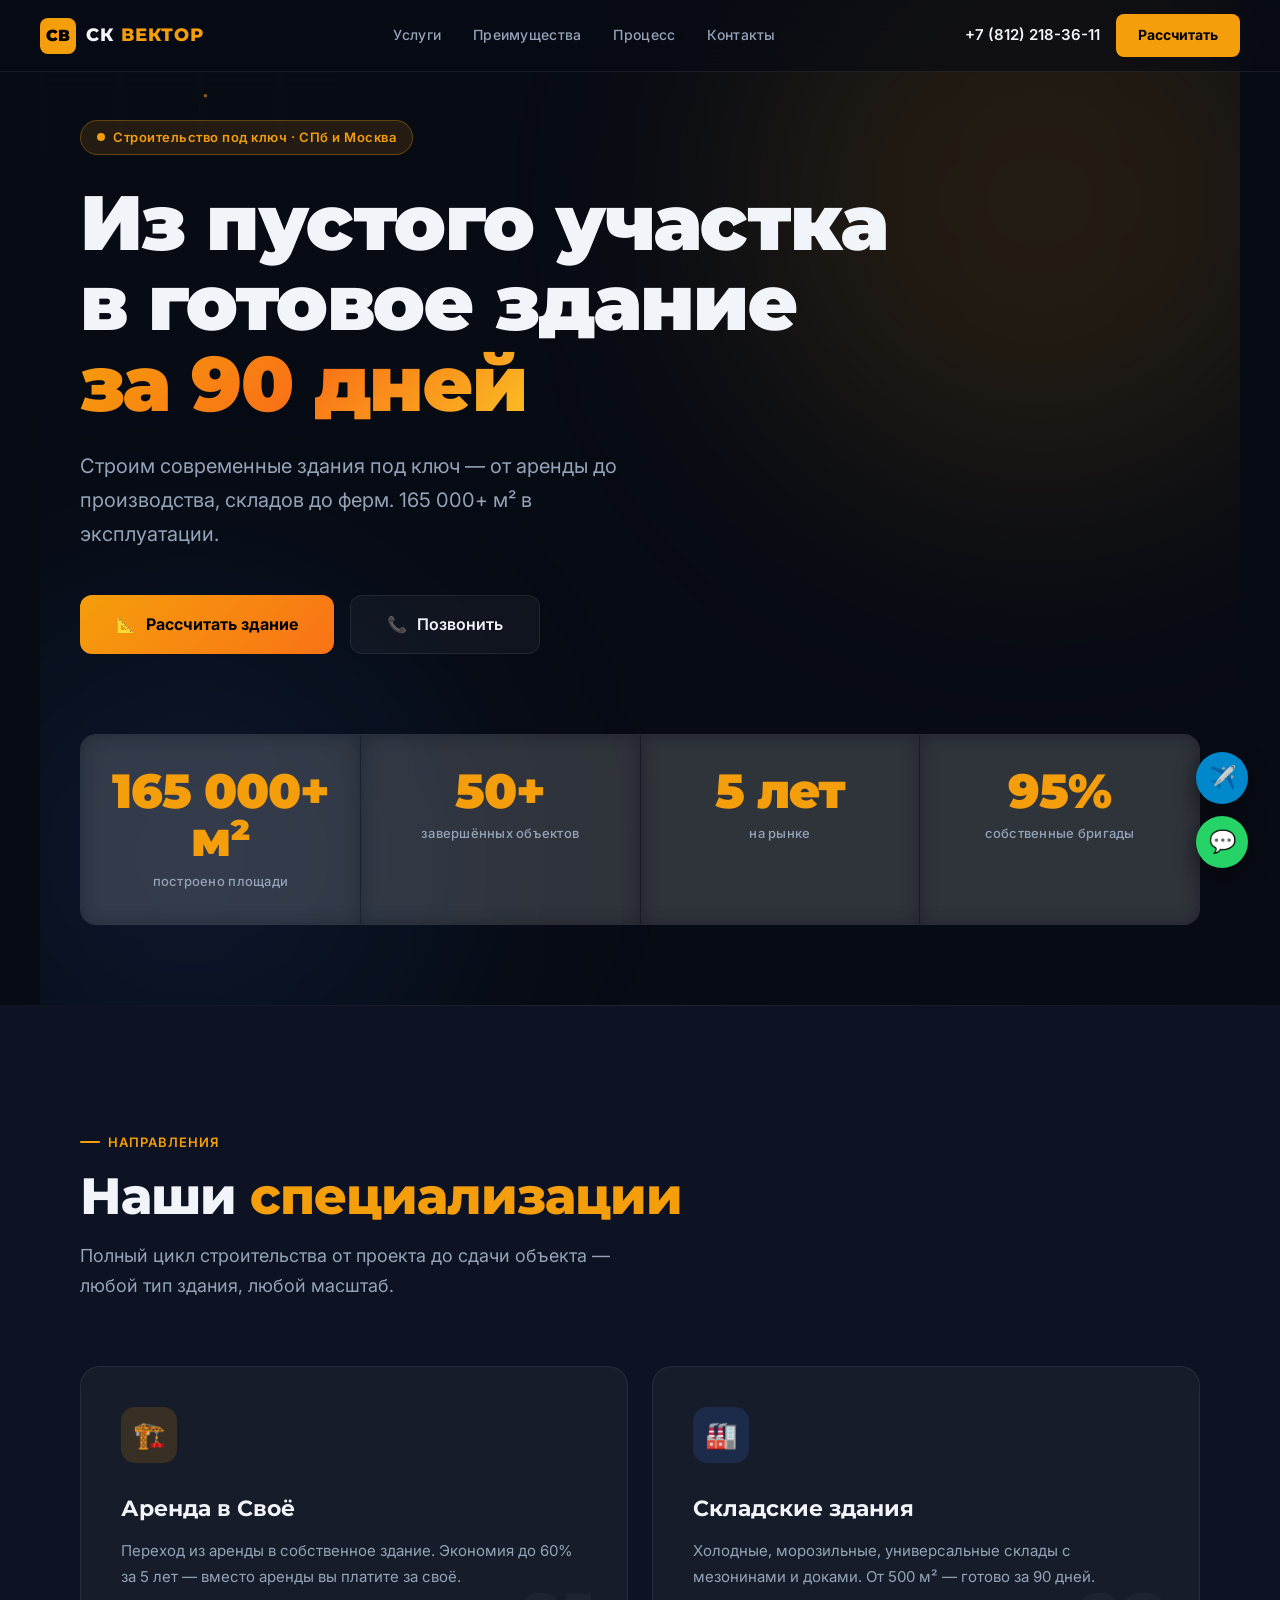
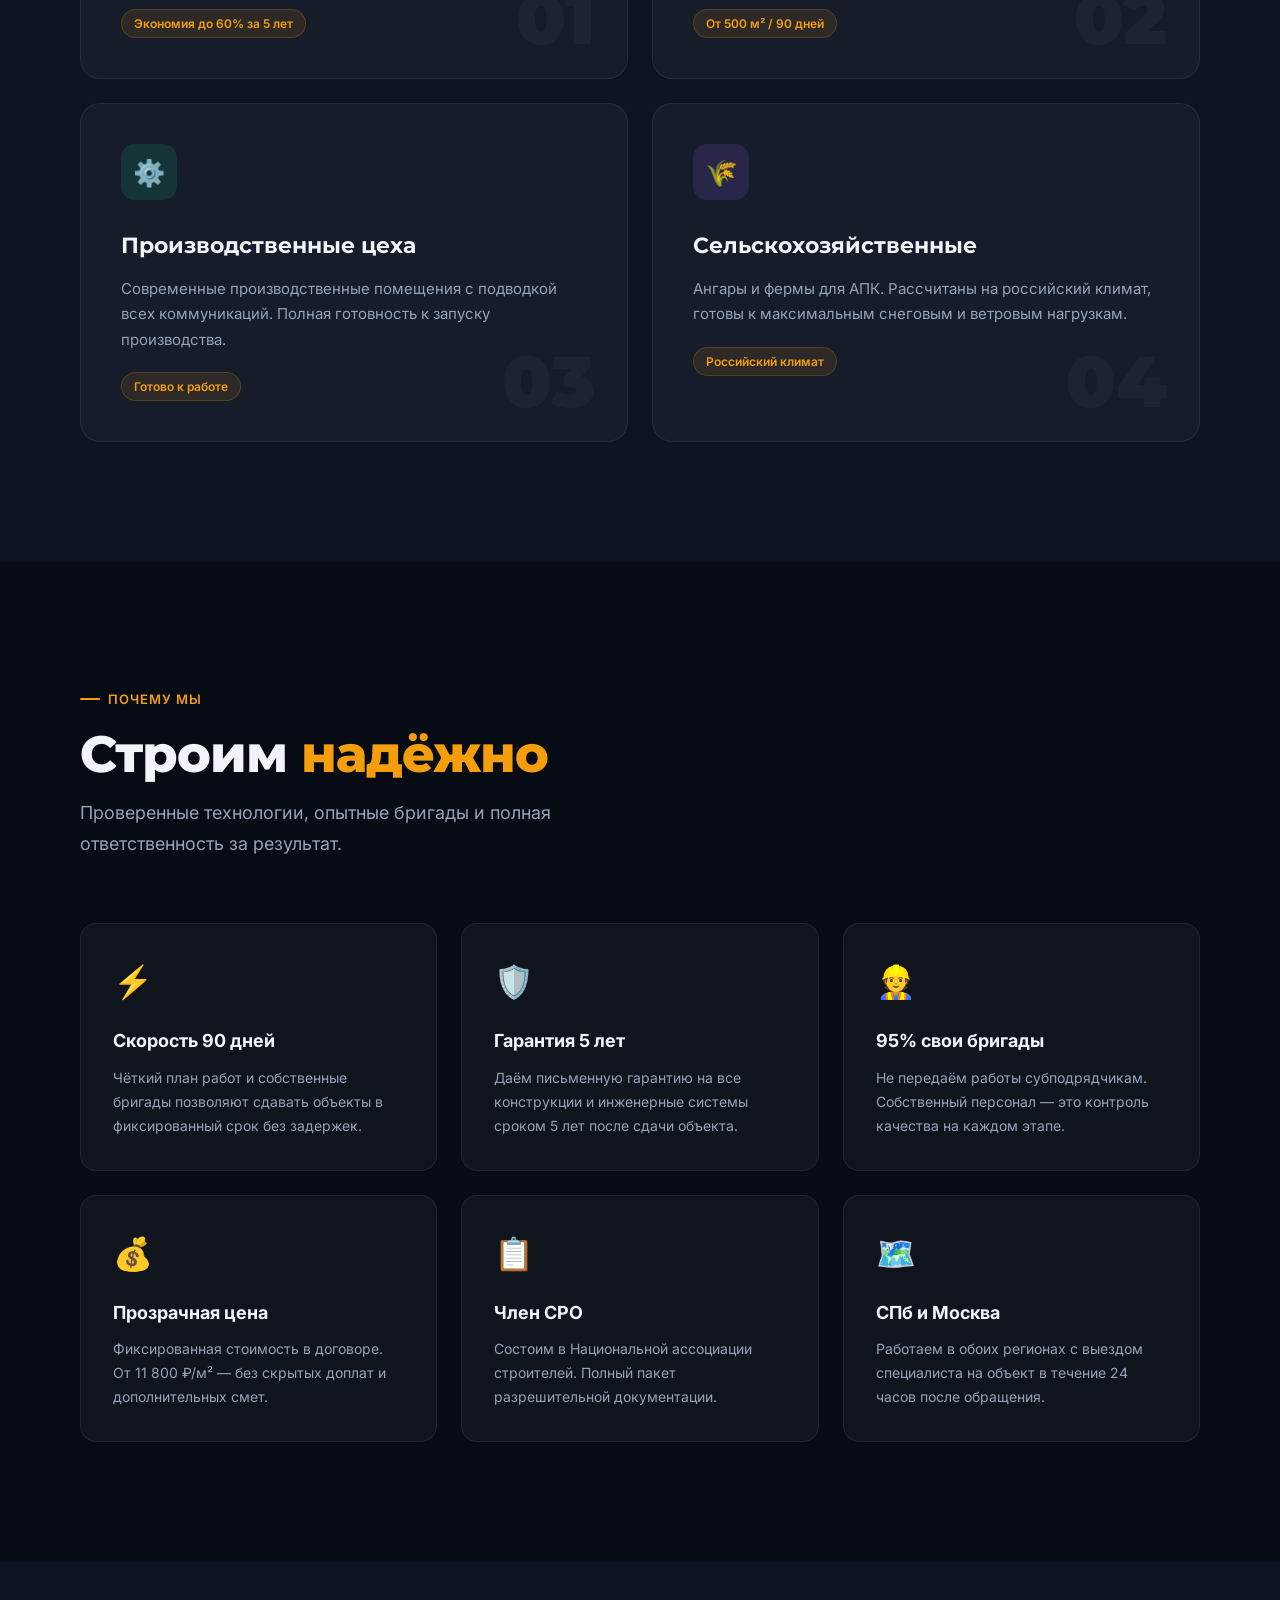
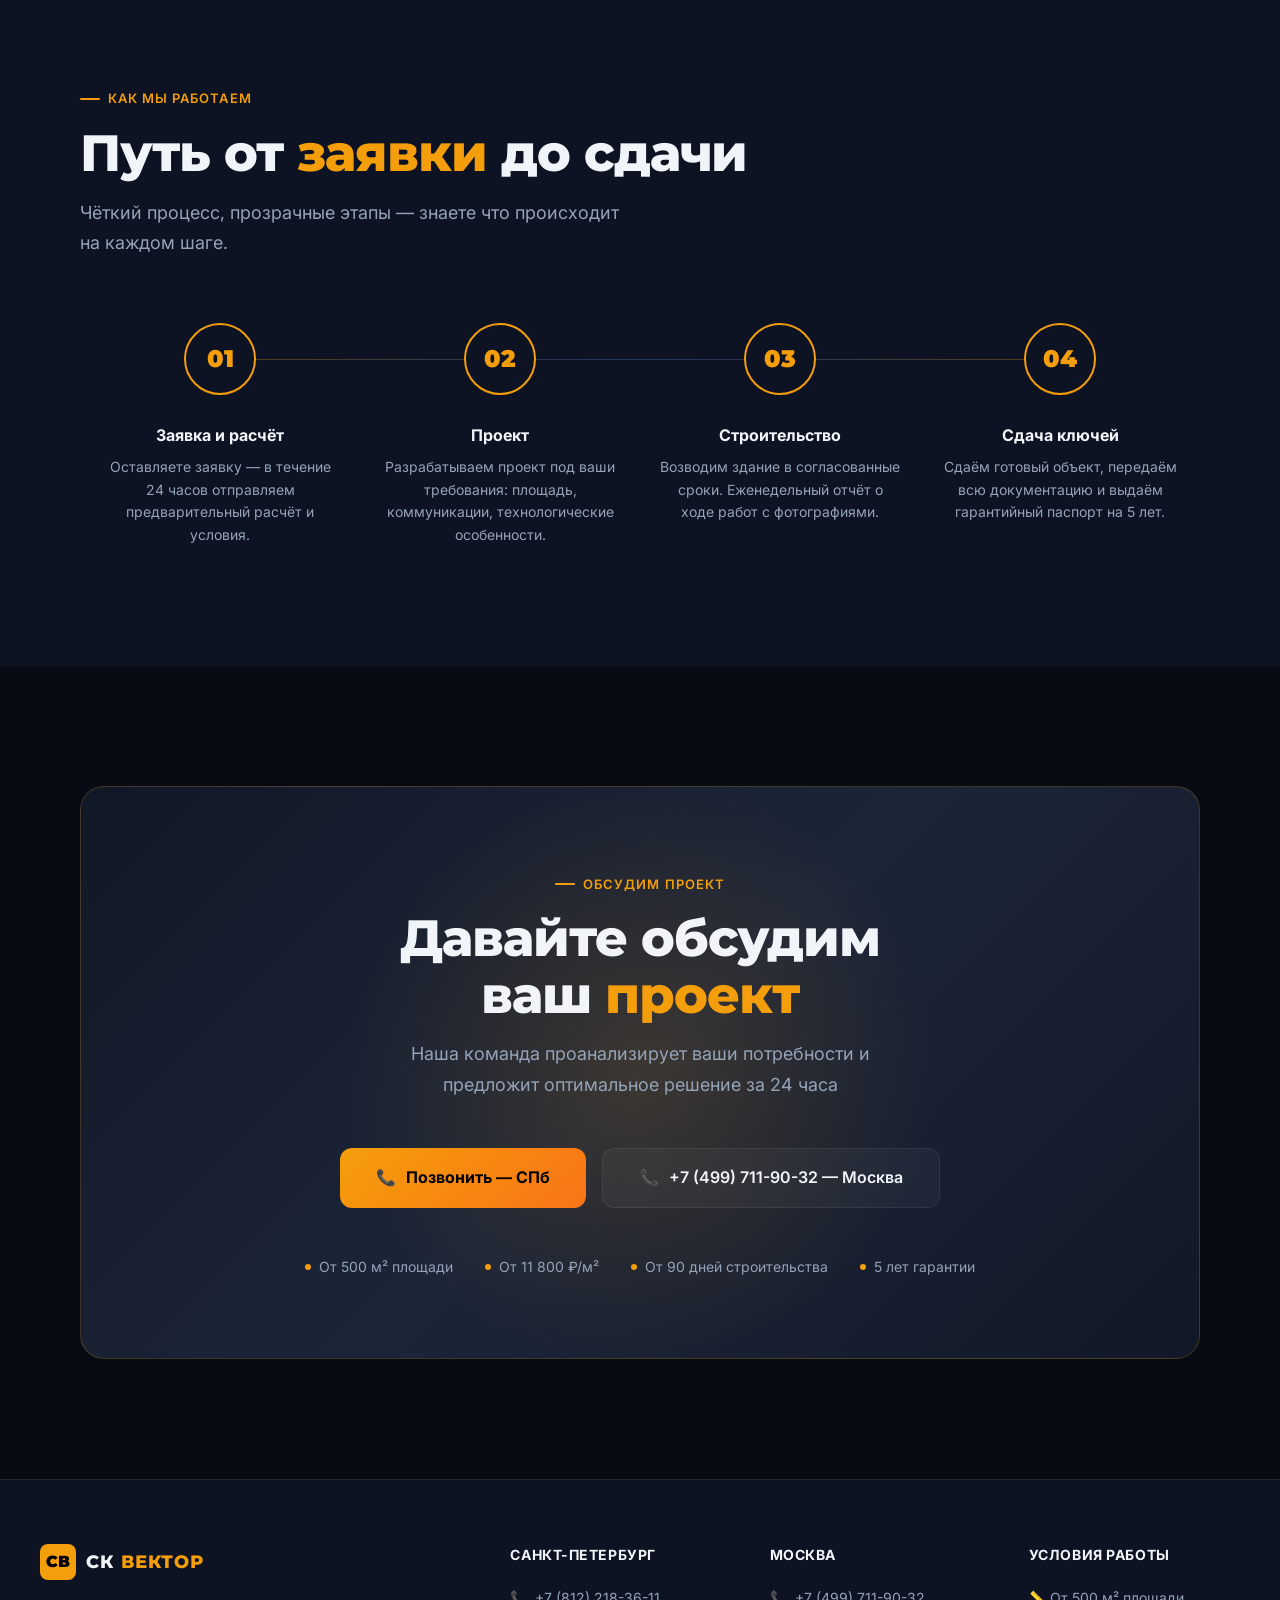
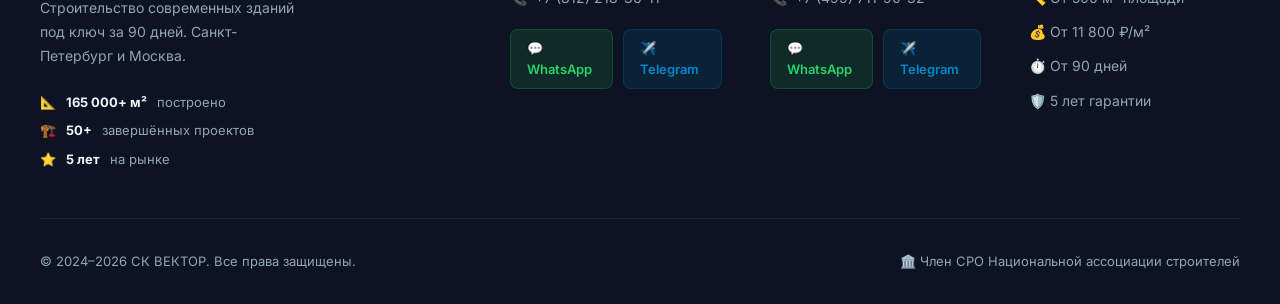
<file: index.html>
<!DOCTYPE html>
<html lang="ru">
<head>
  <meta charset="UTF-8" />
  <meta name="viewport" content="width=device-width, initial-scale=1.0" />
  <title>СК ВЕКТОР — Строительство зданий под ключ за 90 дней</title>
  <meta name="description" content="Строительная компания ВЕКТОР — возводим современные здания под ключ за 90 дней. Склады, цеха, фермы, аренда. Санкт-Петербург и Москва." />
  <link rel="preconnect" href="https://fonts.googleapis.com" />
  <link href="https://fonts.googleapis.com/css2?family=Inter:wght@300;400;500;600;700;800;900&family=Montserrat:wght@700;800;900&display=swap" rel="stylesheet" />
  <style>
    :root {
      --bg: #070B14;
      --bg2: #0D1322;
      --bg3: #111827;
      --gold: #F59E0B;
      --gold2: #FBBF24;
      --blue: #3B82F6;
      --blue2: #60A5FA;
      --text: #F1F5F9;
      --muted: #94A3B8;
      --border: rgba(255,255,255,0.07);
      --glass: rgba(255,255,255,0.04);
      --radius: 16px;
    }

    *, *::before, *::after { box-sizing: border-box; margin: 0; padding: 0; }

    html { scroll-behavior: smooth; }

    body {
      background: var(--bg);
      color: var(--text);
      font-family: 'Inter', sans-serif;
      line-height: 1.6;
      overflow-x: hidden;
    }

    /* ─── SCROLLBAR ─── */
    ::-webkit-scrollbar { width: 6px; }
    ::-webkit-scrollbar-track { background: var(--bg); }
    ::-webkit-scrollbar-thumb { background: var(--gold); border-radius: 3px; }

    /* ─── SELECTION ─── */
    ::selection { background: var(--gold); color: #000; }

    /* ─── HEADER ─── */
    header {
      position: fixed;
      top: 0; left: 0; right: 0;
      z-index: 100;
      padding: 0 40px;
      height: 72px;
      display: flex;
      align-items: center;
      justify-content: space-between;
      background: rgba(7, 11, 20, 0.6);
      backdrop-filter: blur(20px);
      -webkit-backdrop-filter: blur(20px);
      border-bottom: 1px solid var(--border);
      transition: all 0.3s ease;
    }

    header.scrolled {
      height: 60px;
      background: rgba(7, 11, 20, 0.95);
    }

    .logo {
      display: flex;
      align-items: center;
      gap: 10px;
      text-decoration: none;
    }

    .logo-icon {
      width: 36px;
      height: 36px;
      background: var(--gold);
      border-radius: 8px;
      display: flex;
      align-items: center;
      justify-content: center;
      font-weight: 900;
      font-size: 16px;
      color: #000;
      font-family: 'Montserrat', sans-serif;
      flex-shrink: 0;
    }

    .logo-text {
      font-family: 'Montserrat', sans-serif;
      font-weight: 800;
      font-size: 18px;
      color: var(--text);
      letter-spacing: 0.05em;
    }

    .logo-text span { color: var(--gold); }

    nav { display: flex; align-items: center; gap: 32px; }

    nav a {
      color: var(--muted);
      text-decoration: none;
      font-size: 14px;
      font-weight: 500;
      transition: color 0.2s;
      letter-spacing: 0.02em;
    }

    nav a:hover { color: var(--text); }

    .header-phone {
      display: flex;
      align-items: center;
      gap: 16px;
    }

    .phone-link {
      color: var(--text);
      text-decoration: none;
      font-weight: 600;
      font-size: 15px;
      transition: color 0.2s;
    }

    .phone-link:hover { color: var(--gold); }

    .btn-header {
      background: var(--gold);
      color: #000;
      border: none;
      padding: 10px 22px;
      border-radius: 8px;
      font-size: 14px;
      font-weight: 700;
      cursor: pointer;
      transition: all 0.2s;
      text-decoration: none;
      white-space: nowrap;
    }

    .btn-header:hover {
      background: var(--gold2);
      transform: translateY(-1px);
      box-shadow: 0 8px 24px rgba(245,158,11,0.3);
    }

    /* ─── HERO ─── */
    #hero {
      position: relative;
      min-height: 100vh;
      display: flex;
      align-items: center;
      overflow: hidden;
      padding: 120px 40px 80px;
    }

    #canvas-bg {
      position: absolute;
      inset: 0;
      z-index: 0;
    }

    .hero-glow {
      position: absolute;
      border-radius: 50%;
      filter: blur(120px);
      pointer-events: none;
    }

    .hero-glow-1 {
      width: 600px;
      height: 600px;
      background: rgba(245,158,11,0.12);
      top: -100px;
      right: -100px;
    }

    .hero-glow-2 {
      width: 500px;
      height: 500px;
      background: rgba(59,130,246,0.1);
      bottom: -100px;
      left: -100px;
    }

    .hero-content {
      position: relative;
      z-index: 2;
      max-width: 1200px;
      margin: 0 auto;
      width: 100%;
    }

    .hero-badge {
      display: inline-flex;
      align-items: center;
      gap: 8px;
      background: rgba(245,158,11,0.12);
      border: 1px solid rgba(245,158,11,0.3);
      color: var(--gold);
      padding: 6px 16px;
      border-radius: 100px;
      font-size: 13px;
      font-weight: 600;
      margin-bottom: 28px;
      letter-spacing: 0.04em;
      animation: fadeInDown 0.8s ease both;
    }

    .hero-badge::before {
      content: '';
      width: 8px;
      height: 8px;
      background: var(--gold);
      border-radius: 50%;
      animation: pulse 2s infinite;
    }

    @keyframes pulse {
      0%, 100% { opacity: 1; transform: scale(1); }
      50% { opacity: 0.5; transform: scale(1.3); }
    }

    h1 {
      font-family: 'Montserrat', sans-serif;
      font-weight: 900;
      font-size: clamp(40px, 6vw, 80px);
      line-height: 1.05;
      letter-spacing: -0.02em;
      animation: fadeInUp 0.9s ease 0.1s both;
      max-width: 820px;
    }

    h1 .gradient-text {
      background: linear-gradient(135deg, var(--gold) 0%, #F97316 50%, var(--gold2) 100%);
      -webkit-background-clip: text;
      -webkit-text-fill-color: transparent;
      background-clip: text;
    }

    .hero-sub {
      font-size: clamp(16px, 2vw, 20px);
      color: var(--muted);
      max-width: 560px;
      margin: 24px 0 44px;
      line-height: 1.7;
      animation: fadeInUp 0.9s ease 0.2s both;
    }

    .hero-buttons {
      display: flex;
      gap: 16px;
      flex-wrap: wrap;
      animation: fadeInUp 0.9s ease 0.3s both;
    }

    .btn-primary {
      background: linear-gradient(135deg, var(--gold), #F97316);
      color: #000;
      border: none;
      padding: 16px 36px;
      border-radius: 12px;
      font-size: 16px;
      font-weight: 700;
      cursor: pointer;
      transition: all 0.3s;
      text-decoration: none;
      display: inline-flex;
      align-items: center;
      gap: 10px;
      position: relative;
      overflow: hidden;
    }

    .btn-primary::after {
      content: '';
      position: absolute;
      inset: 0;
      background: linear-gradient(135deg, rgba(255,255,255,0.2), transparent);
      opacity: 0;
      transition: opacity 0.3s;
    }

    .btn-primary:hover::after { opacity: 1; }

    .btn-primary:hover {
      transform: translateY(-3px);
      box-shadow: 0 20px 40px rgba(245,158,11,0.35);
    }

    .btn-secondary {
      background: var(--glass);
      color: var(--text);
      border: 1px solid var(--border);
      padding: 16px 36px;
      border-radius: 12px;
      font-size: 16px;
      font-weight: 600;
      cursor: pointer;
      transition: all 0.3s;
      text-decoration: none;
      display: inline-flex;
      align-items: center;
      gap: 10px;
      backdrop-filter: blur(10px);
    }

    .btn-secondary:hover {
      border-color: rgba(255,255,255,0.2);
      background: rgba(255,255,255,0.08);
      transform: translateY(-3px);
    }

    /* ─── STATS ─── */
    .stats-grid {
      display: grid;
      grid-template-columns: repeat(4, 1fr);
      gap: 1px;
      background: var(--border);
      border: 1px solid var(--border);
      border-radius: var(--radius);
      overflow: hidden;
      margin-top: 80px;
      animation: fadeInUp 0.9s ease 0.4s both;
    }

    .stat-item {
      background: var(--glass);
      padding: 32px 28px;
      text-align: center;
      backdrop-filter: blur(10px);
      transition: background 0.3s;
      position: relative;
      overflow: hidden;
    }

    .stat-item::before {
      content: '';
      position: absolute;
      inset: 0;
      background: linear-gradient(135deg, rgba(245,158,11,0.05), transparent);
      opacity: 0;
      transition: opacity 0.3s;
    }

    .stat-item:hover::before { opacity: 1; }
    .stat-item:hover { background: rgba(255,255,255,0.06); }

    .stat-number {
      font-family: 'Montserrat', sans-serif;
      font-weight: 900;
      font-size: clamp(32px, 4vw, 48px);
      color: var(--gold);
      line-height: 1;
      margin-bottom: 8px;
      letter-spacing: -0.02em;
    }

    .stat-label {
      font-size: 13px;
      color: var(--muted);
      font-weight: 500;
      letter-spacing: 0.02em;
    }

    /* ─── SECTIONS ─── */
    section {
      padding: 120px 40px;
      max-width: 1200px;
      margin: 0 auto;
    }

    .section-tag {
      display: inline-flex;
      align-items: center;
      gap: 8px;
      color: var(--gold);
      font-size: 13px;
      font-weight: 600;
      letter-spacing: 0.08em;
      text-transform: uppercase;
      margin-bottom: 16px;
    }

    .section-tag::before {
      content: '';
      width: 20px;
      height: 2px;
      background: var(--gold);
      border-radius: 2px;
    }

    h2 {
      font-family: 'Montserrat', sans-serif;
      font-weight: 800;
      font-size: clamp(30px, 4vw, 52px);
      line-height: 1.1;
      letter-spacing: -0.02em;
      margin-bottom: 16px;
    }

    .section-sub {
      color: var(--muted);
      font-size: 18px;
      max-width: 560px;
      line-height: 1.7;
      margin-bottom: 64px;
    }

    /* ─── SERVICES ─── */
    #services-wrapper {
      background: var(--bg2);
      position: relative;
    }

    #services-wrapper::before {
      content: '';
      position: absolute;
      top: 0; left: 0; right: 0;
      height: 1px;
      background: linear-gradient(90deg, transparent, var(--border), transparent);
    }

    .services-grid {
      display: grid;
      grid-template-columns: repeat(2, 1fr);
      gap: 24px;
    }

    .service-card {
      background: var(--glass);
      border: 1px solid var(--border);
      border-radius: 20px;
      padding: 40px;
      position: relative;
      overflow: hidden;
      cursor: default;
      transition: all 0.4s cubic-bezier(0.23, 1, 0.32, 1);
      transform-style: preserve-3d;
    }

    .service-card::before {
      content: '';
      position: absolute;
      inset: 0;
      background: linear-gradient(135deg, rgba(245,158,11,0.06) 0%, transparent 60%);
      opacity: 0;
      transition: opacity 0.4s;
      border-radius: inherit;
    }

    .service-card:hover::before { opacity: 1; }

    .service-card:hover {
      border-color: rgba(245,158,11,0.3);
      transform: translateY(-8px);
      box-shadow: 0 40px 80px rgba(0,0,0,0.4), 0 0 0 1px rgba(245,158,11,0.15);
    }

    .service-icon {
      width: 56px;
      height: 56px;
      border-radius: 14px;
      display: flex;
      align-items: center;
      justify-content: center;
      font-size: 26px;
      margin-bottom: 28px;
      position: relative;
      z-index: 1;
    }

    .service-icon.gold { background: rgba(245,158,11,0.15); }
    .service-icon.blue { background: rgba(59,130,246,0.15); }
    .service-icon.green { background: rgba(16,185,129,0.15); }
    .service-icon.purple { background: rgba(139,92,246,0.15); }

    .service-card h3 {
      font-family: 'Montserrat', sans-serif;
      font-weight: 700;
      font-size: 22px;
      margin-bottom: 12px;
      position: relative;
      z-index: 1;
    }

    .service-card p {
      color: var(--muted);
      font-size: 15px;
      line-height: 1.7;
      position: relative;
      z-index: 1;
    }

    .service-tag {
      display: inline-flex;
      align-items: center;
      background: rgba(245,158,11,0.1);
      border: 1px solid rgba(245,158,11,0.2);
      color: var(--gold);
      font-size: 12px;
      font-weight: 600;
      padding: 4px 12px;
      border-radius: 100px;
      margin-top: 20px;
      position: relative;
      z-index: 1;
    }

    .service-number {
      position: absolute;
      bottom: 24px;
      right: 32px;
      font-family: 'Montserrat', sans-serif;
      font-weight: 900;
      font-size: 72px;
      color: rgba(255,255,255,0.03);
      line-height: 1;
      user-select: none;
    }

    /* ─── WHY US ─── */
    .why-grid {
      display: grid;
      grid-template-columns: repeat(3, 1fr);
      gap: 24px;
    }

    .why-card {
      padding: 32px;
      border-radius: 16px;
      border: 1px solid var(--border);
      background: var(--glass);
      transition: all 0.3s;
      position: relative;
      overflow: hidden;
    }

    .why-card::after {
      content: '';
      position: absolute;
      bottom: 0; left: 0; right: 0;
      height: 3px;
      border-radius: 0 0 16px 16px;
      background: linear-gradient(90deg, var(--gold), #F97316);
      transform: scaleX(0);
      transition: transform 0.3s;
      transform-origin: left;
    }

    .why-card:hover::after { transform: scaleX(1); }

    .why-card:hover {
      border-color: rgba(245,158,11,0.2);
      transform: translateY(-4px);
      box-shadow: 0 20px 40px rgba(0,0,0,0.3);
    }

    .why-icon {
      font-size: 32px;
      margin-bottom: 20px;
    }

    .why-card h3 {
      font-weight: 700;
      font-size: 18px;
      margin-bottom: 10px;
    }

    .why-card p {
      color: var(--muted);
      font-size: 14px;
      line-height: 1.7;
    }

    /* ─── PROCESS ─── */
    #process-wrapper {
      background: var(--bg2);
      position: relative;
    }

    .process-grid {
      display: grid;
      grid-template-columns: repeat(4, 1fr);
      gap: 0;
      position: relative;
    }

    .process-grid::before {
      content: '';
      position: absolute;
      top: 36px;
      left: 12.5%;
      right: 12.5%;
      height: 1px;
      background: linear-gradient(90deg, var(--gold), var(--blue), var(--gold));
      opacity: 0.3;
      z-index: 0;
    }

    .process-step {
      text-align: center;
      padding: 0 20px;
      position: relative;
      z-index: 1;
    }

    .step-number {
      width: 72px;
      height: 72px;
      border-radius: 50%;
      border: 2px solid var(--gold);
      display: flex;
      align-items: center;
      justify-content: center;
      font-family: 'Montserrat', sans-serif;
      font-weight: 900;
      font-size: 24px;
      color: var(--gold);
      margin: 0 auto 28px;
      background: var(--bg2);
      position: relative;
      transition: all 0.3s;
    }

    .process-step:hover .step-number {
      background: var(--gold);
      color: #000;
      box-shadow: 0 0 40px rgba(245,158,11,0.4);
    }

    .process-step h3 {
      font-weight: 700;
      font-size: 16px;
      margin-bottom: 8px;
    }

    .process-step p {
      color: var(--muted);
      font-size: 14px;
      line-height: 1.6;
    }

    /* ─── CTA ─── */
    #cta-wrapper {
      position: relative;
      overflow: hidden;
    }

    .cta-inner {
      position: relative;
      background: linear-gradient(135deg, #111827 0%, #1C2538 50%, #111827 100%);
      border: 1px solid rgba(245,158,11,0.2);
      border-radius: 24px;
      padding: 80px 60px;
      text-align: center;
      overflow: hidden;
    }

    .cta-inner::before {
      content: '';
      position: absolute;
      width: 600px;
      height: 600px;
      background: radial-gradient(circle, rgba(245,158,11,0.15) 0%, transparent 70%);
      top: 50%;
      left: 50%;
      transform: translate(-50%, -50%);
      pointer-events: none;
    }

    .cta-inner h2 {
      position: relative;
      z-index: 1;
      max-width: 700px;
      margin: 0 auto 16px;
    }

    .cta-inner p {
      color: var(--muted);
      font-size: 18px;
      max-width: 500px;
      margin: 0 auto 48px;
      line-height: 1.7;
      position: relative;
      z-index: 1;
    }

    .cta-buttons {
      display: flex;
      gap: 16px;
      justify-content: center;
      flex-wrap: wrap;
      position: relative;
      z-index: 1;
    }

    .cta-conditions {
      display: flex;
      gap: 32px;
      justify-content: center;
      flex-wrap: wrap;
      margin-top: 48px;
      position: relative;
      z-index: 1;
    }

    .cta-cond {
      display: flex;
      align-items: center;
      gap: 8px;
      font-size: 14px;
      color: var(--muted);
    }

    .cta-cond-dot {
      width: 6px;
      height: 6px;
      background: var(--gold);
      border-radius: 50%;
      flex-shrink: 0;
    }

    /* ─── FOOTER ─── */
    footer {
      background: var(--bg2);
      border-top: 1px solid var(--border);
      padding: 64px 40px 32px;
    }

    .footer-inner {
      max-width: 1200px;
      margin: 0 auto;
    }

    .footer-top {
      display: grid;
      grid-template-columns: 2fr 1fr 1fr 1fr;
      gap: 48px;
      padding-bottom: 48px;
      border-bottom: 1px solid var(--border);
      margin-bottom: 32px;
    }

    .footer-brand p {
      color: var(--muted);
      font-size: 14px;
      line-height: 1.7;
      margin: 16px 0 24px;
      max-width: 260px;
    }

    .footer-stats {
      display: flex;
      flex-direction: column;
      gap: 8px;
    }

    .footer-stat {
      display: flex;
      align-items: center;
      gap: 10px;
      font-size: 13px;
      color: var(--muted);
    }

    .footer-stat strong { color: var(--text); }

    .footer-col h4 {
      font-weight: 700;
      font-size: 14px;
      color: var(--text);
      margin-bottom: 20px;
      letter-spacing: 0.04em;
      text-transform: uppercase;
    }

    .footer-col ul {
      list-style: none;
      display: flex;
      flex-direction: column;
      gap: 12px;
    }

    .footer-col ul li {
      font-size: 14px;
      color: var(--muted);
      display: flex;
      align-items: flex-start;
      gap: 8px;
    }

    .footer-col ul li a {
      color: var(--muted);
      text-decoration: none;
      transition: color 0.2s;
    }

    .footer-col ul li a:hover { color: var(--gold); }

    .footer-bottom {
      display: flex;
      align-items: center;
      justify-content: space-between;
      flex-wrap: wrap;
      gap: 16px;
    }

    .footer-copy {
      font-size: 13px;
      color: var(--muted);
    }

    .footer-sro {
      font-size: 13px;
      color: var(--muted);
      display: flex;
      align-items: center;
      gap: 8px;
    }

    /* ─── MESSENGER BUTTONS ─── */
    .messenger-btns {
      display: flex;
      gap: 10px;
      margin-top: 16px;
    }

    .msg-btn {
      display: flex;
      align-items: center;
      gap: 6px;
      padding: 8px 16px;
      border-radius: 8px;
      font-size: 13px;
      font-weight: 600;
      text-decoration: none;
      transition: all 0.2s;
    }

    .msg-btn.wa {
      background: rgba(37,211,102,0.12);
      color: #25D366;
      border: 1px solid rgba(37,211,102,0.2);
    }

    .msg-btn.wa:hover {
      background: rgba(37,211,102,0.2);
    }

    .msg-btn.tg {
      background: rgba(0,136,204,0.12);
      color: #0088CC;
      border: 1px solid rgba(0,136,204,0.2);
    }

    .msg-btn.tg:hover {
      background: rgba(0,136,204,0.2);
    }

    /* ─── FLOATING ─── */
    .floating-buttons {
      position: fixed;
      bottom: 32px;
      right: 32px;
      z-index: 90;
      display: flex;
      flex-direction: column;
      gap: 12px;
    }

    .float-btn {
      width: 52px;
      height: 52px;
      border-radius: 50%;
      display: flex;
      align-items: center;
      justify-content: center;
      font-size: 22px;
      text-decoration: none;
      transition: all 0.3s;
      box-shadow: 0 8px 24px rgba(0,0,0,0.4);
    }

    .float-btn.wa { background: #25D366; }
    .float-btn.tg { background: #0088CC; }
    .float-btn.top {
      background: var(--bg3);
      border: 1px solid var(--border);
      font-size: 18px;
      color: var(--muted);
      opacity: 0;
      pointer-events: none;
      transition: all 0.3s;
    }

    .float-btn.top.visible { opacity: 1; pointer-events: all; }

    .float-btn:hover {
      transform: translateY(-4px) scale(1.1);
      box-shadow: 0 16px 40px rgba(0,0,0,0.5);
    }

    /* ─── ANIMATIONS ─── */
    @keyframes fadeInDown {
      from { opacity: 0; transform: translateY(-20px); }
      to   { opacity: 1; transform: translateY(0); }
    }

    @keyframes fadeInUp {
      from { opacity: 0; transform: translateY(30px); }
      to   { opacity: 1; transform: translateY(0); }
    }

    .reveal {
      opacity: 0;
      transform: translateY(40px);
      transition: opacity 0.7s ease, transform 0.7s ease;
    }

    .reveal.visible {
      opacity: 1;
      transform: translateY(0);
    }

    .reveal-delay-1 { transition-delay: 0.1s; }
    .reveal-delay-2 { transition-delay: 0.2s; }
    .reveal-delay-3 { transition-delay: 0.3s; }
    .reveal-delay-4 { transition-delay: 0.4s; }

    /* ─── DIVIDER ─── */
    .divider {
      width: 100%;
      height: 1px;
      background: linear-gradient(90deg, transparent, var(--border), transparent);
    }

    /* ─── MOBILE ─── */
    @media (max-width: 1024px) {
      .stats-grid { grid-template-columns: repeat(2, 1fr); }
      .services-grid { grid-template-columns: 1fr; }
      .why-grid { grid-template-columns: repeat(2, 1fr); }
      .process-grid { grid-template-columns: repeat(2, 1fr); gap: 40px; }
      .process-grid::before { display: none; }
      .footer-top { grid-template-columns: 1fr 1fr; }
    }

    @media (max-width: 768px) {
      header { padding: 0 20px; }
      nav { display: none; }
      #hero { padding: 100px 20px 60px; }
      section { padding: 80px 20px; }
      footer { padding: 48px 20px 24px; }
      .stats-grid { grid-template-columns: repeat(2, 1fr); }
      .why-grid { grid-template-columns: 1fr; }
      .process-grid { grid-template-columns: 1fr; }
      .footer-top { grid-template-columns: 1fr; }
      .cta-inner { padding: 48px 24px; }
      .floating-buttons { bottom: 20px; right: 20px; }
    }
  </style>
</head>
<body>

  <!-- ═══ HEADER ═══ -->
  <header id="header">
    <a href="#" class="logo">
      <div class="logo-icon">СВ</div>
      <span class="logo-text">СК <span>ВЕКТОР</span></span>
    </a>

    <nav>
      <a href="#services">Услуги</a>
      <a href="#why">Преимущества</a>
      <a href="#process">Процесс</a>
      <a href="#cta">Контакты</a>
    </nav>

    <div class="header-phone">
      <a href="tel:+78122183611" class="phone-link">+7 (812) 218-36-11</a>
      <a href="#cta" class="btn-header">Рассчитать</a>
    </div>
  </header>

  <!-- ═══ HERO ═══ -->
  <section id="hero">
    <canvas id="canvas-bg"></canvas>
    <div class="hero-glow hero-glow-1"></div>
    <div class="hero-glow hero-glow-2"></div>

    <div class="hero-content">
      <div class="hero-badge">Строительство под ключ · СПб и Москва</div>

      <h1>
        Из пустого участка<br>
        в готовое здание<br>
        <span class="gradient-text">за 90 дней</span>
      </h1>

      <p class="hero-sub">
        Строим современные здания под ключ — от аренды до производства,
        складов до ферм. 165 000+ м² в эксплуатации.
      </p>

      <div class="hero-buttons">
        <a href="#cta" class="btn-primary">
          <span>📐</span> Рассчитать здание
        </a>
        <a href="tel:+78122183611" class="btn-secondary">
          <span>📞</span> Позвонить
        </a>
      </div>

      <div class="stats-grid">
        <div class="stat-item">
          <div class="stat-number" data-target="165000" data-suffix="+ м²">0</div>
          <div class="stat-label">построено площади</div>
        </div>
        <div class="stat-item">
          <div class="stat-number" data-target="50" data-suffix="+">0</div>
          <div class="stat-label">завершённых объектов</div>
        </div>
        <div class="stat-item">
          <div class="stat-number" data-target="5" data-suffix=" лет">0</div>
          <div class="stat-label">на рынке</div>
        </div>
        <div class="stat-item">
          <div class="stat-number" data-target="95" data-suffix="%">0</div>
          <div class="stat-label">собственные бригады</div>
        </div>
      </div>
    </div>
  </section>

  <!-- ═══ SERVICES ═══ -->
  <div id="services-wrapper">
    <section id="services">
      <div class="section-tag reveal">Направления</div>
      <h2 class="reveal reveal-delay-1">Наши <span style="color:var(--gold)">специализации</span></h2>
      <p class="section-sub reveal reveal-delay-2">
        Полный цикл строительства от проекта до сдачи объекта — любой тип здания, любой масштаб.
      </p>

      <div class="services-grid">
        <div class="service-card reveal reveal-delay-1">
          <div class="service-icon gold">🏗️</div>
          <h3>Аренда в Своё</h3>
          <p>Переход из аренды в собственное здание. Экономия до 60% за 5 лет — вместо аренды вы платите за своё.</p>
          <div class="service-tag">Экономия до 60% за 5 лет</div>
          <div class="service-number">01</div>
        </div>

        <div class="service-card reveal reveal-delay-2">
          <div class="service-icon blue">🏭</div>
          <h3>Складские здания</h3>
          <p>Холодные, морозильные, универсальные склады с мезонинами и доками. От 500 м² — готово за 90 дней.</p>
          <div class="service-tag">От 500 м² / 90 дней</div>
          <div class="service-number">02</div>
        </div>

        <div class="service-card reveal reveal-delay-3">
          <div class="service-icon green">⚙️</div>
          <h3>Производственные цеха</h3>
          <p>Современные производственные помещения с подводкой всех коммуникаций. Полная готовность к запуску производства.</p>
          <div class="service-tag">Готово к работе</div>
          <div class="service-number">03</div>
        </div>

        <div class="service-card reveal reveal-delay-4">
          <div class="service-icon purple">🌾</div>
          <h3>Сельскохозяйственные</h3>
          <p>Ангары и фермы для АПК. Рассчитаны на российский климат, готовы к максимальным снеговым и ветровым нагрузкам.</p>
          <div class="service-tag">Российский климат</div>
          <div class="service-number">04</div>
        </div>
      </div>
    </section>
  </div>

  <!-- ═══ WHY US ═══ -->
  <section id="why">
    <div class="section-tag reveal">Почему мы</div>
    <h2 class="reveal reveal-delay-1">Строим <span style="color:var(--gold)">надёжно</span></h2>
    <p class="section-sub reveal reveal-delay-2">
      Проверенные технологии, опытные бригады и полная ответственность за результат.
    </p>

    <div class="why-grid">
      <div class="why-card reveal reveal-delay-1">
        <div class="why-icon">⚡</div>
        <h3>Скорость 90 дней</h3>
        <p>Чёткий план работ и собственные бригады позволяют сдавать объекты в фиксированный срок без задержек.</p>
      </div>

      <div class="why-card reveal reveal-delay-2">
        <div class="why-icon">🛡️</div>
        <h3>Гарантия 5 лет</h3>
        <p>Даём письменную гарантию на все конструкции и инженерные системы сроком 5 лет после сдачи объекта.</p>
      </div>

      <div class="why-card reveal reveal-delay-3">
        <div class="why-icon">👷</div>
        <h3>95% свои бригады</h3>
        <p>Не передаём работы субподрядчикам. Собственный персонал — это контроль качества на каждом этапе.</p>
      </div>

      <div class="why-card reveal reveal-delay-1">
        <div class="why-icon">💰</div>
        <h3>Прозрачная цена</h3>
        <p>Фиксированная стоимость в договоре. От 11 800 ₽/м² — без скрытых доплат и дополнительных смет.</p>
      </div>

      <div class="why-card reveal reveal-delay-2">
        <div class="why-icon">📋</div>
        <h3>Член СРО</h3>
        <p>Состоим в Национальной ассоциации строителей. Полный пакет разрешительной документации.</p>
      </div>

      <div class="why-card reveal reveal-delay-3">
        <div class="why-icon">🗺️</div>
        <h3>СПб и Москва</h3>
        <p>Работаем в обоих регионах с выездом специалиста на объект в течение 24 часов после обращения.</p>
      </div>
    </div>
  </section>

  <!-- ═══ PROCESS ═══ -->
  <div id="process-wrapper">
    <section id="process">
      <div class="section-tag reveal">Как мы работаем</div>
      <h2 class="reveal reveal-delay-1">Путь от <span style="color:var(--gold)">заявки</span> до сдачи</h2>
      <p class="section-sub reveal reveal-delay-2">
        Чёткий процесс, прозрачные этапы — знаете что происходит на каждом шаге.
      </p>

      <div class="process-grid">
        <div class="process-step reveal reveal-delay-1">
          <div class="step-number">01</div>
          <h3>Заявка и расчёт</h3>
          <p>Оставляете заявку — в течение 24 часов отправляем предварительный расчёт и условия.</p>
        </div>
        <div class="process-step reveal reveal-delay-2">
          <div class="step-number">02</div>
          <h3>Проект</h3>
          <p>Разрабатываем проект под ваши требования: площадь, коммуникации, технологические особенности.</p>
        </div>
        <div class="process-step reveal reveal-delay-3">
          <div class="step-number">03</div>
          <h3>Строительство</h3>
          <p>Возводим здание в согласованные сроки. Еженедельный отчёт о ходе работ с фотографиями.</p>
        </div>
        <div class="process-step reveal reveal-delay-4">
          <div class="step-number">04</div>
          <h3>Сдача ключей</h3>
          <p>Сдаём готовый объект, передаём всю документацию и выдаём гарантийный паспорт на 5 лет.</p>
        </div>
      </div>
    </section>
  </div>

  <!-- ═══ CTA ═══ -->
  <div id="cta-wrapper">
    <section id="cta">
      <div class="cta-inner reveal">
        <div class="section-tag" style="justify-content:center; margin-bottom:16px;">Обсудим проект</div>
        <h2>Давайте обсудим<br>ваш <span style="color:var(--gold)">проект</span></h2>
        <p>Наша команда проанализирует ваши потребности и предложит оптимальное решение за 24 часа</p>

        <div class="cta-buttons">
          <a href="tel:+78122183611" class="btn-primary">
            <span>📞</span> Позвонить — СПб
          </a>
          <a href="tel:+74997119032" class="btn-secondary">
            <span>📞</span> +7 (499) 711-90-32 — Москва
          </a>
        </div>

        <div class="cta-conditions">
          <div class="cta-cond"><div class="cta-cond-dot"></div>От 500 м² площади</div>
          <div class="cta-cond"><div class="cta-cond-dot"></div>От 11 800 ₽/м²</div>
          <div class="cta-cond"><div class="cta-cond-dot"></div>От 90 дней строительства</div>
          <div class="cta-cond"><div class="cta-cond-dot"></div>5 лет гарантии</div>
        </div>
      </div>
    </section>
  </div>

  <!-- ═══ FOOTER ═══ -->
  <footer>
    <div class="footer-inner">
      <div class="footer-top">
        <div class="footer-brand">
          <div class="logo" style="margin-bottom:16px;">
            <div class="logo-icon">СВ</div>
            <span class="logo-text">СК <span>ВЕКТОР</span></span>
          </div>
          <p>Строительство современных зданий под ключ за 90 дней. Санкт-Петербург и Москва.</p>
          <div class="footer-stats">
            <div class="footer-stat">📐 <strong>165 000+ м²</strong> построено</div>
            <div class="footer-stat">🏗️ <strong>50+</strong> завершённых проектов</div>
            <div class="footer-stat">⭐ <strong>5 лет</strong> на рынке</div>
          </div>
        </div>

        <div class="footer-col">
          <h4>Санкт-Петербург</h4>
          <ul>
            <li>📞 <a href="tel:+78122183611">+7 (812) 218-36-11</a></li>
          </ul>
          <div class="messenger-btns" style="margin-top:20px;">
            <a href="#" class="msg-btn wa">💬 WhatsApp</a>
            <a href="#" class="msg-btn tg">✈️ Telegram</a>
          </div>
        </div>

        <div class="footer-col">
          <h4>Москва</h4>
          <ul>
            <li>📞 <a href="tel:+74997119032">+7 (499) 711-90-32</a></li>
          </ul>
          <div class="messenger-btns" style="margin-top:20px;">
            <a href="#" class="msg-btn wa">💬 WhatsApp</a>
            <a href="#" class="msg-btn tg">✈️ Telegram</a>
          </div>
        </div>

        <div class="footer-col">
          <h4>Условия работы</h4>
          <ul>
            <li>📏 От 500 м² площади</li>
            <li>💰 От 11 800 ₽/м²</li>
            <li>⏱️ От 90 дней</li>
            <li>🛡️ 5 лет гарантии</li>
          </ul>
        </div>
      </div>

      <div class="footer-bottom">
        <div class="footer-copy">© 2024–2026 СК ВЕКТОР. Все права защищены.</div>
        <div class="footer-sro">🏛️ Член СРО Национальной ассоциации строителей</div>
      </div>
    </div>
  </footer>

  <!-- ═══ FLOATING ═══ -->
  <div class="floating-buttons">
    <button class="float-btn top" id="scrollTop" onclick="window.scrollTo({top:0,behavior:'smooth'})">↑</button>
    <a href="#" class="float-btn tg" title="Telegram">✈️</a>
    <a href="#" class="float-btn wa" title="WhatsApp">💬</a>
  </div>

  <script>
    // ─── CANVAS PARTICLES ───
    const canvas = document.getElementById('canvas-bg');
    const ctx = canvas.getContext('2d');
    let W, H, particles = [];

    function resize() {
      W = canvas.width = canvas.offsetWidth;
      H = canvas.height = canvas.offsetHeight;
    }

    function createParticles() {
      particles = [];
      const count = Math.floor((W * H) / 14000);
      for (let i = 0; i < count; i++) {
        particles.push({
          x: Math.random() * W,
          y: Math.random() * H,
          r: Math.random() * 1.5 + 0.3,
          dx: (Math.random() - 0.5) * 0.4,
          dy: (Math.random() - 0.5) * 0.4,
          o: Math.random() * 0.5 + 0.1
        });
      }
    }

    function drawGrid() {
      ctx.strokeStyle = 'rgba(255,255,255,0.025)';
      ctx.lineWidth = 1;
      const cellSize = 80;
      for (let x = 0; x < W; x += cellSize) {
        ctx.beginPath();
        ctx.moveTo(x, 0);
        ctx.lineTo(x, H);
        ctx.stroke();
      }
      for (let y = 0; y < H; y += cellSize) {
        ctx.beginPath();
        ctx.moveTo(0, y);
        ctx.lineTo(W, y);
        ctx.stroke();
      }
    }

    function animate() {
      ctx.clearRect(0, 0, W, H);
      drawGrid();

      particles.forEach(p => {
        p.x += p.dx;
        p.y += p.dy;
        if (p.x < 0) p.x = W;
        if (p.x > W) p.x = 0;
        if (p.y < 0) p.y = H;
        if (p.y > H) p.y = 0;

        ctx.beginPath();
        ctx.arc(p.x, p.y, p.r, 0, Math.PI * 2);
        ctx.fillStyle = `rgba(245,158,11,${p.o})`;
        ctx.fill();
      });

      // Connect close particles
      for (let i = 0; i < particles.length; i++) {
        for (let j = i + 1; j < particles.length; j++) {
          const dx = particles[i].x - particles[j].x;
          const dy = particles[i].y - particles[j].y;
          const dist = Math.sqrt(dx * dx + dy * dy);
          if (dist < 120) {
            ctx.beginPath();
            ctx.strokeStyle = `rgba(245,158,11,${0.06 * (1 - dist / 120)})`;
            ctx.lineWidth = 0.5;
            ctx.moveTo(particles[i].x, particles[i].y);
            ctx.lineTo(particles[j].x, particles[j].y);
            ctx.stroke();
          }
        }
      }

      requestAnimationFrame(animate);
    }

    window.addEventListener('resize', () => { resize(); createParticles(); });
    resize();
    createParticles();
    animate();

    // ─── HEADER SCROLL ───
    const header = document.getElementById('header');
    window.addEventListener('scroll', () => {
      header.classList.toggle('scrolled', window.scrollY > 50);
      document.getElementById('scrollTop').classList.toggle('visible', window.scrollY > 300);
    });

    // ─── COUNTERS ───
    function animateCounter(el) {
      const target = parseInt(el.dataset.target);
      const suffix = el.dataset.suffix || '';
      const duration = 2000;
      const step = target / (duration / 16);
      let current = 0;

      const timer = setInterval(() => {
        current += step;
        if (current >= target) {
          current = target;
          clearInterval(timer);
        }
        const formatted = target >= 1000
          ? Math.floor(current).toLocaleString('ru-RU')
          : Math.floor(current);
        el.textContent = formatted + suffix;
      }, 16);
    }

    // ─── INTERSECTION OBSERVER ───
    const revealEls = document.querySelectorAll('.reveal');
    const counterEls = document.querySelectorAll('[data-target]');
    let countersTriggered = false;

    const observer = new IntersectionObserver((entries) => {
      entries.forEach(entry => {
        if (entry.isIntersecting) {
          entry.target.classList.add('visible');
          observer.unobserve(entry.target);
        }
      });
    }, { threshold: 0.1 });

    const counterObserver = new IntersectionObserver((entries) => {
      if (entries[0].isIntersecting && !countersTriggered) {
        countersTriggered = true;
        counterEls.forEach(el => animateCounter(el));
      }
    }, { threshold: 0.3 });

    revealEls.forEach(el => observer.observe(el));
    if (counterEls.length) counterObserver.observe(counterEls[0].closest('.stats-grid'));

    // ─── 3D TILT CARDS ───
    document.querySelectorAll('.service-card').forEach(card => {
      card.addEventListener('mousemove', e => {
        const rect = card.getBoundingClientRect();
        const x = e.clientX - rect.left;
        const y = e.clientY - rect.top;
        const cx = rect.width / 2;
        const cy = rect.height / 2;
        const rotX = (y - cy) / cy * -8;
        const rotY = (x - cx) / cx * 8;
        card.style.transform = `perspective(800px) rotateX(${rotX}deg) rotateY(${rotY}deg) translateY(-8px)`;
      });

      card.addEventListener('mouseleave', () => {
        card.style.transform = '';
      });
    });

    // ─── SMOOTH ANCHOR SCROLL ───
    document.querySelectorAll('a[href^="#"]').forEach(a => {
      a.addEventListener('click', e => {
        const id = a.getAttribute('href');
        if (id === '#') return;
        const el = document.querySelector(id);
        if (el) {
          e.preventDefault();
          el.scrollIntoView({ behavior: 'smooth', block: 'start' });
        }
      });
    });
  </script>
</body>
</html>
</file>
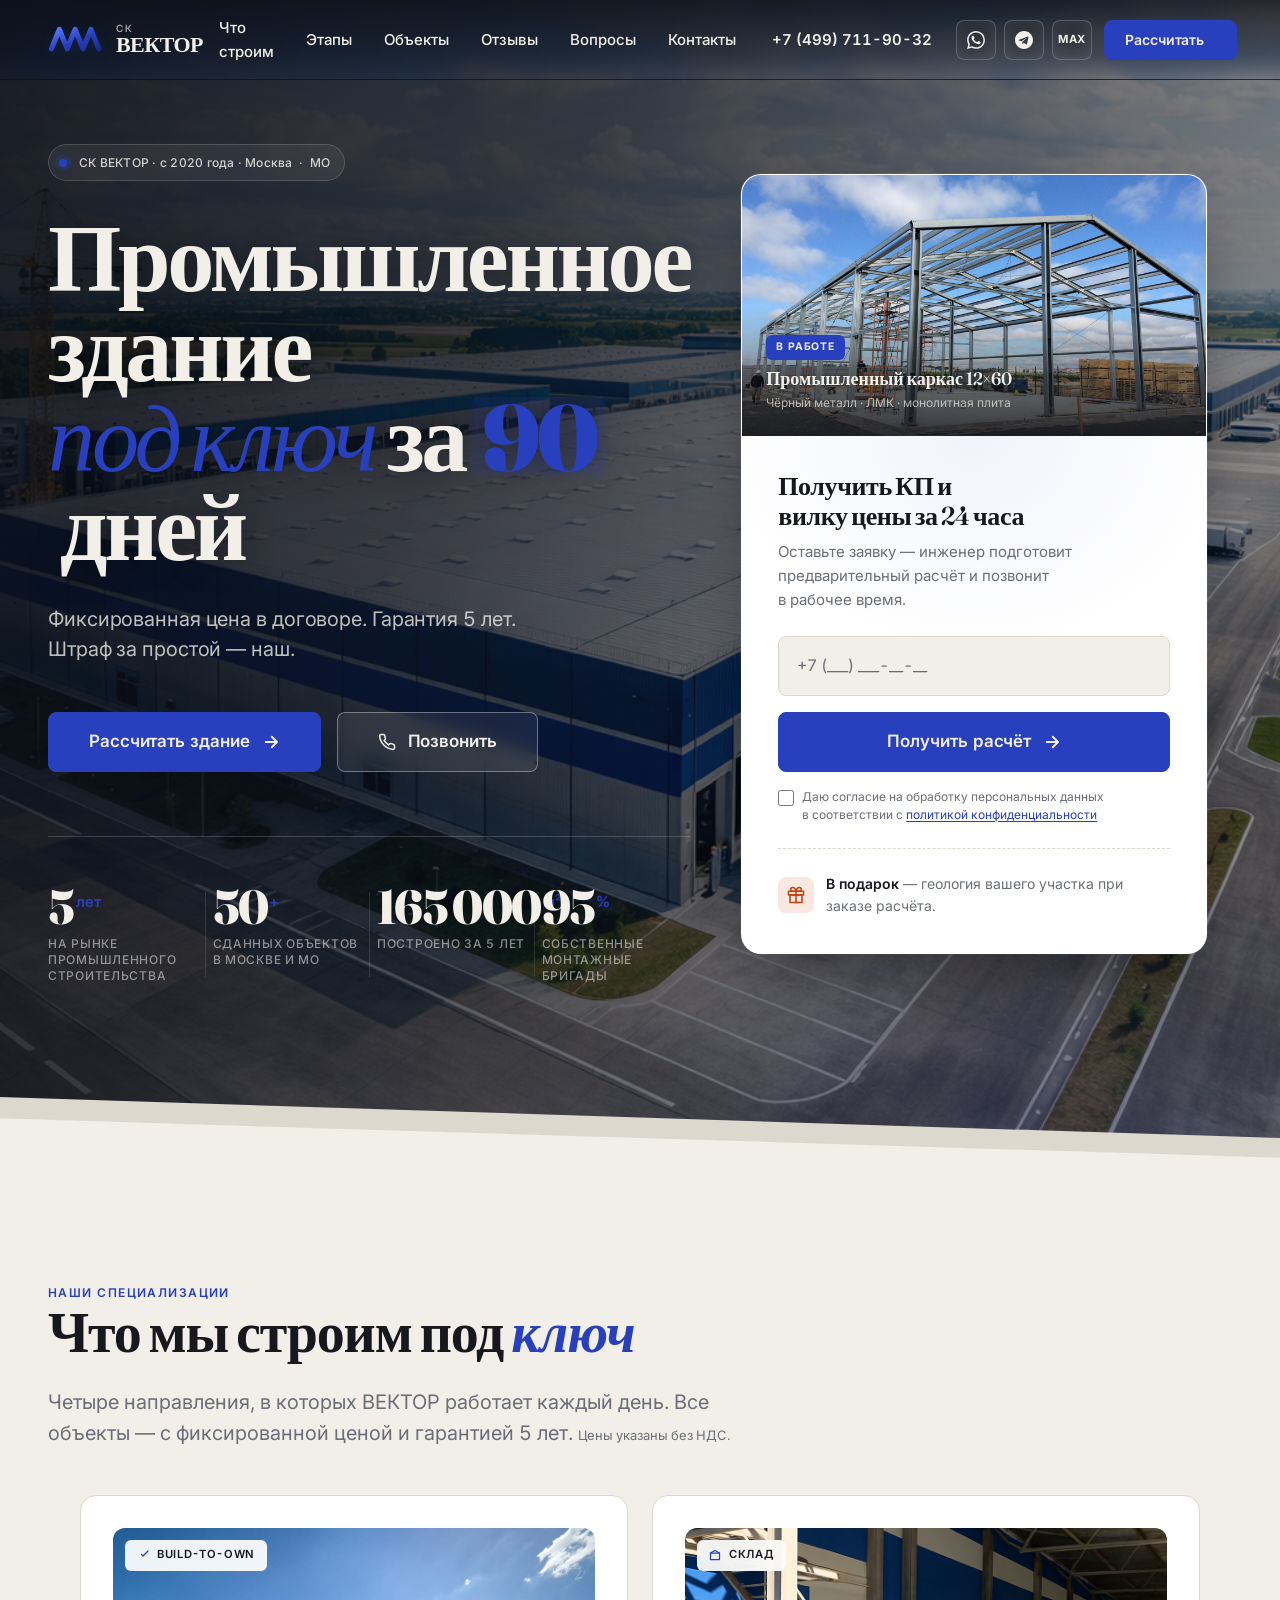
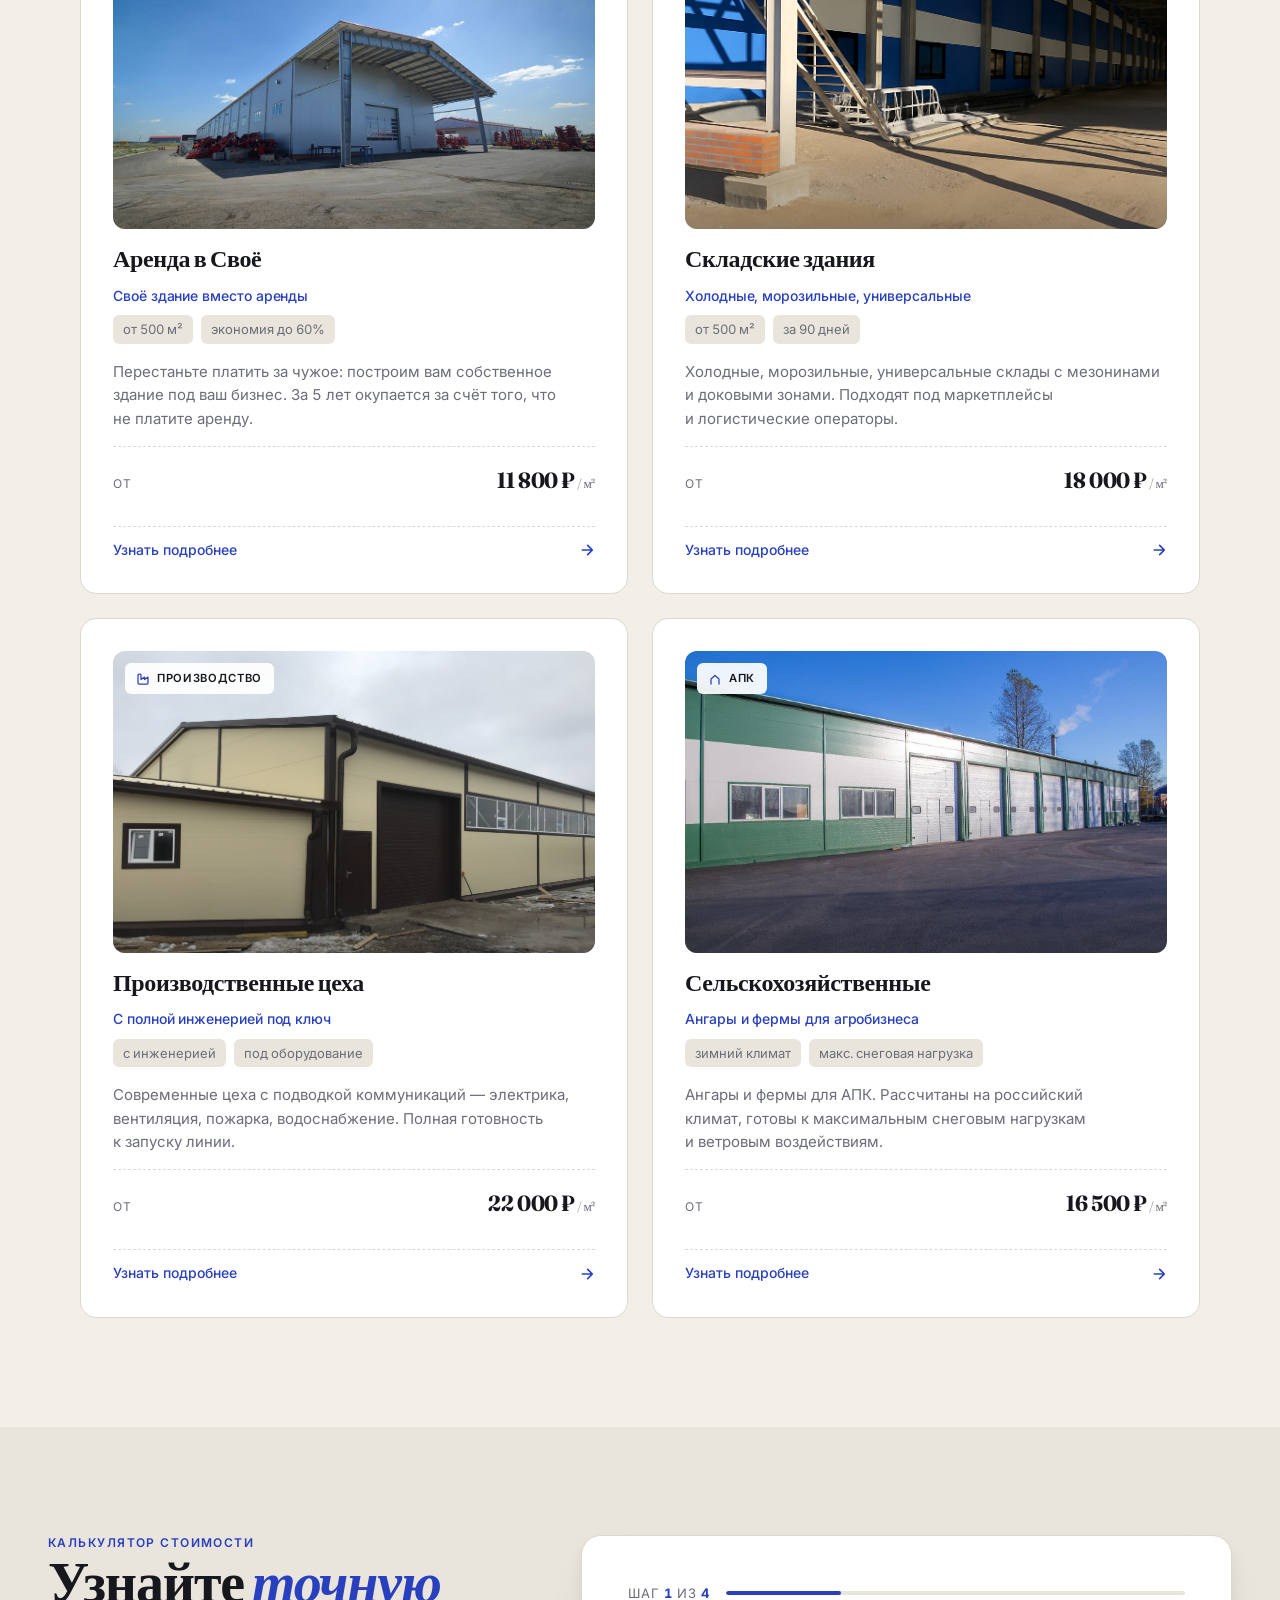
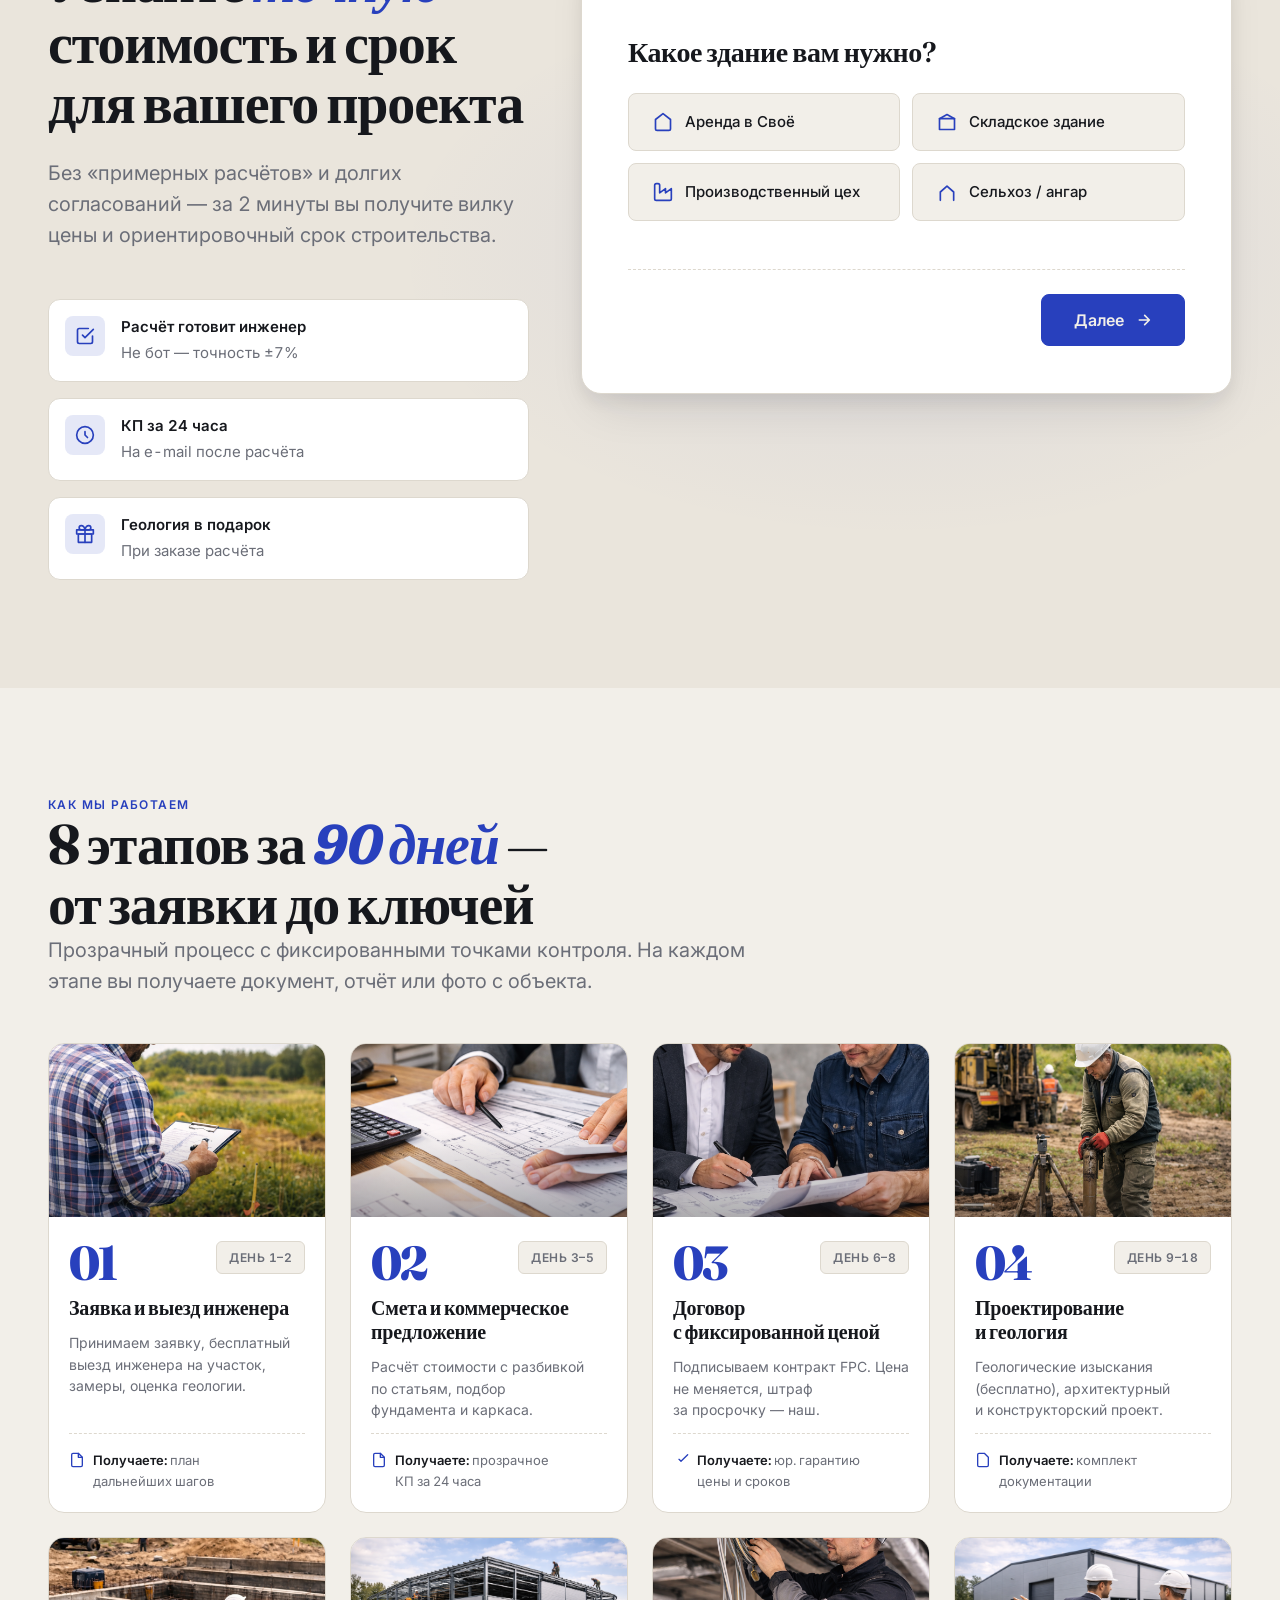
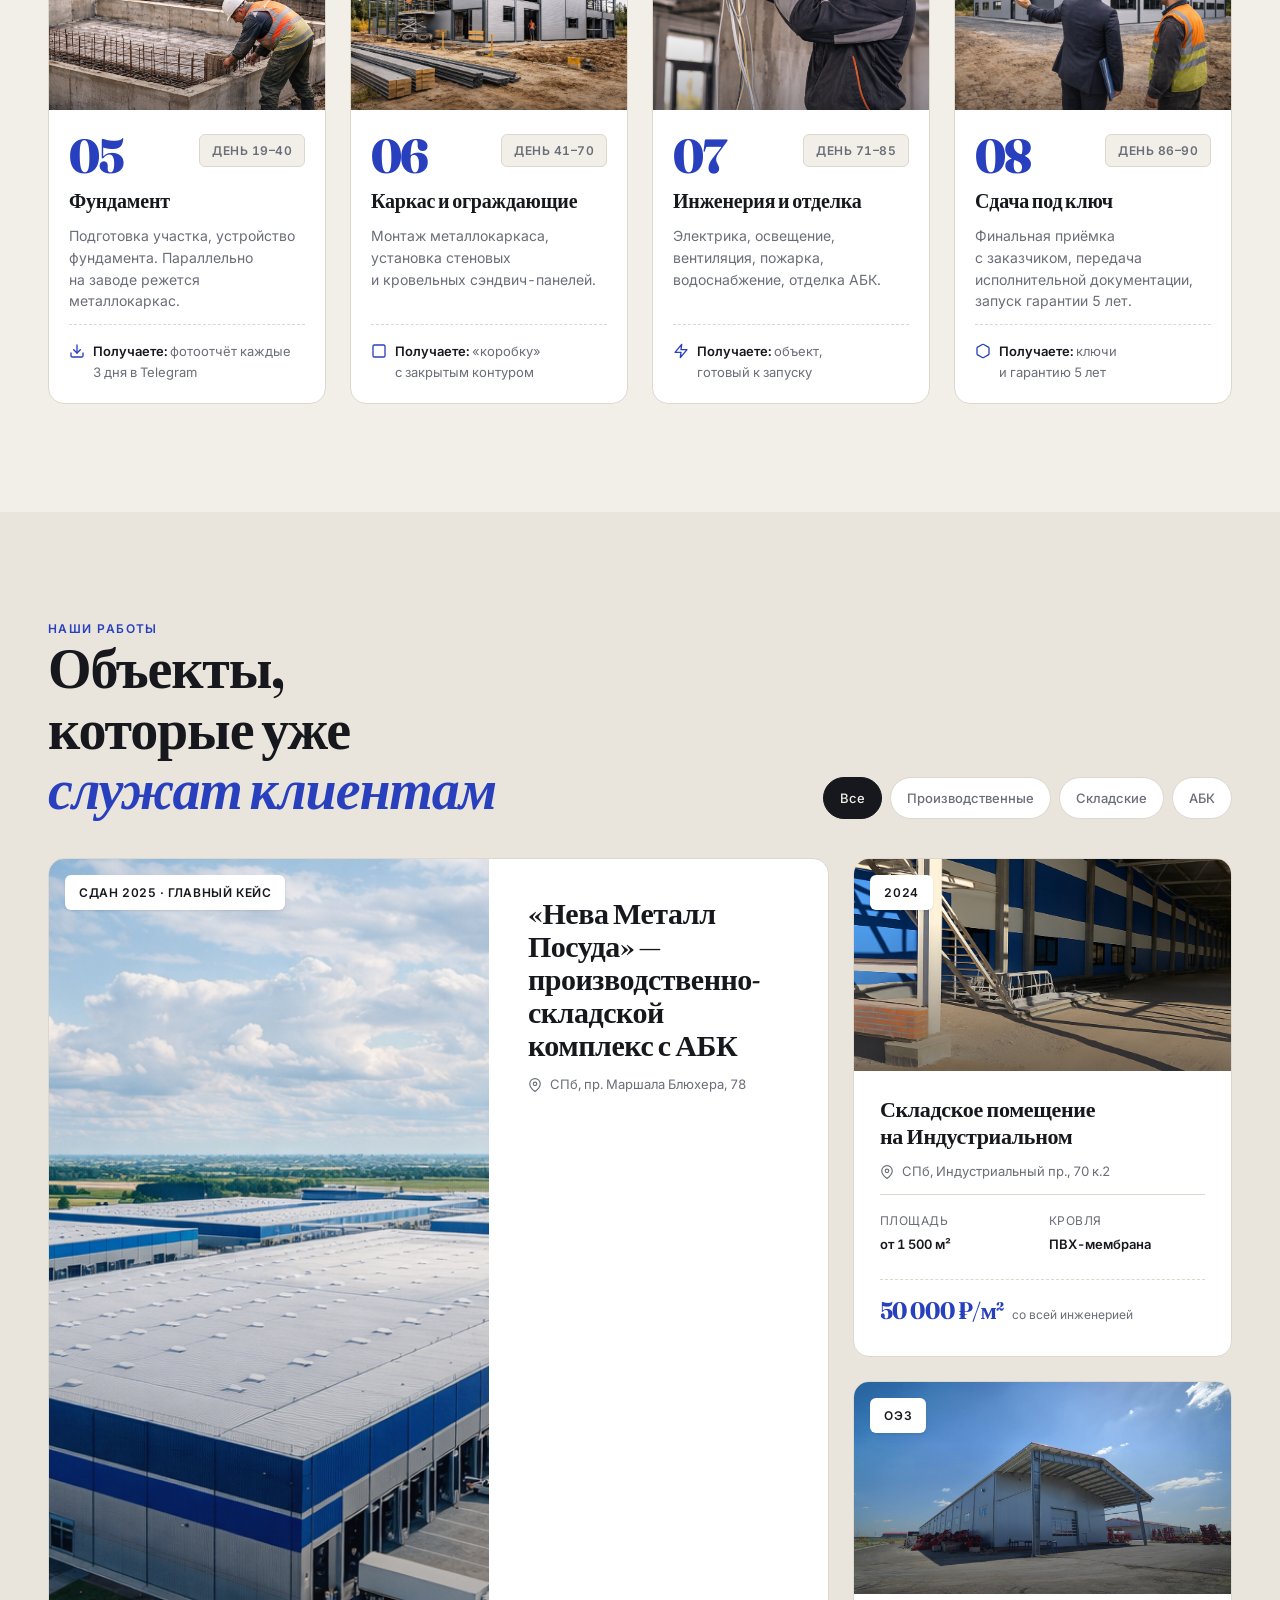
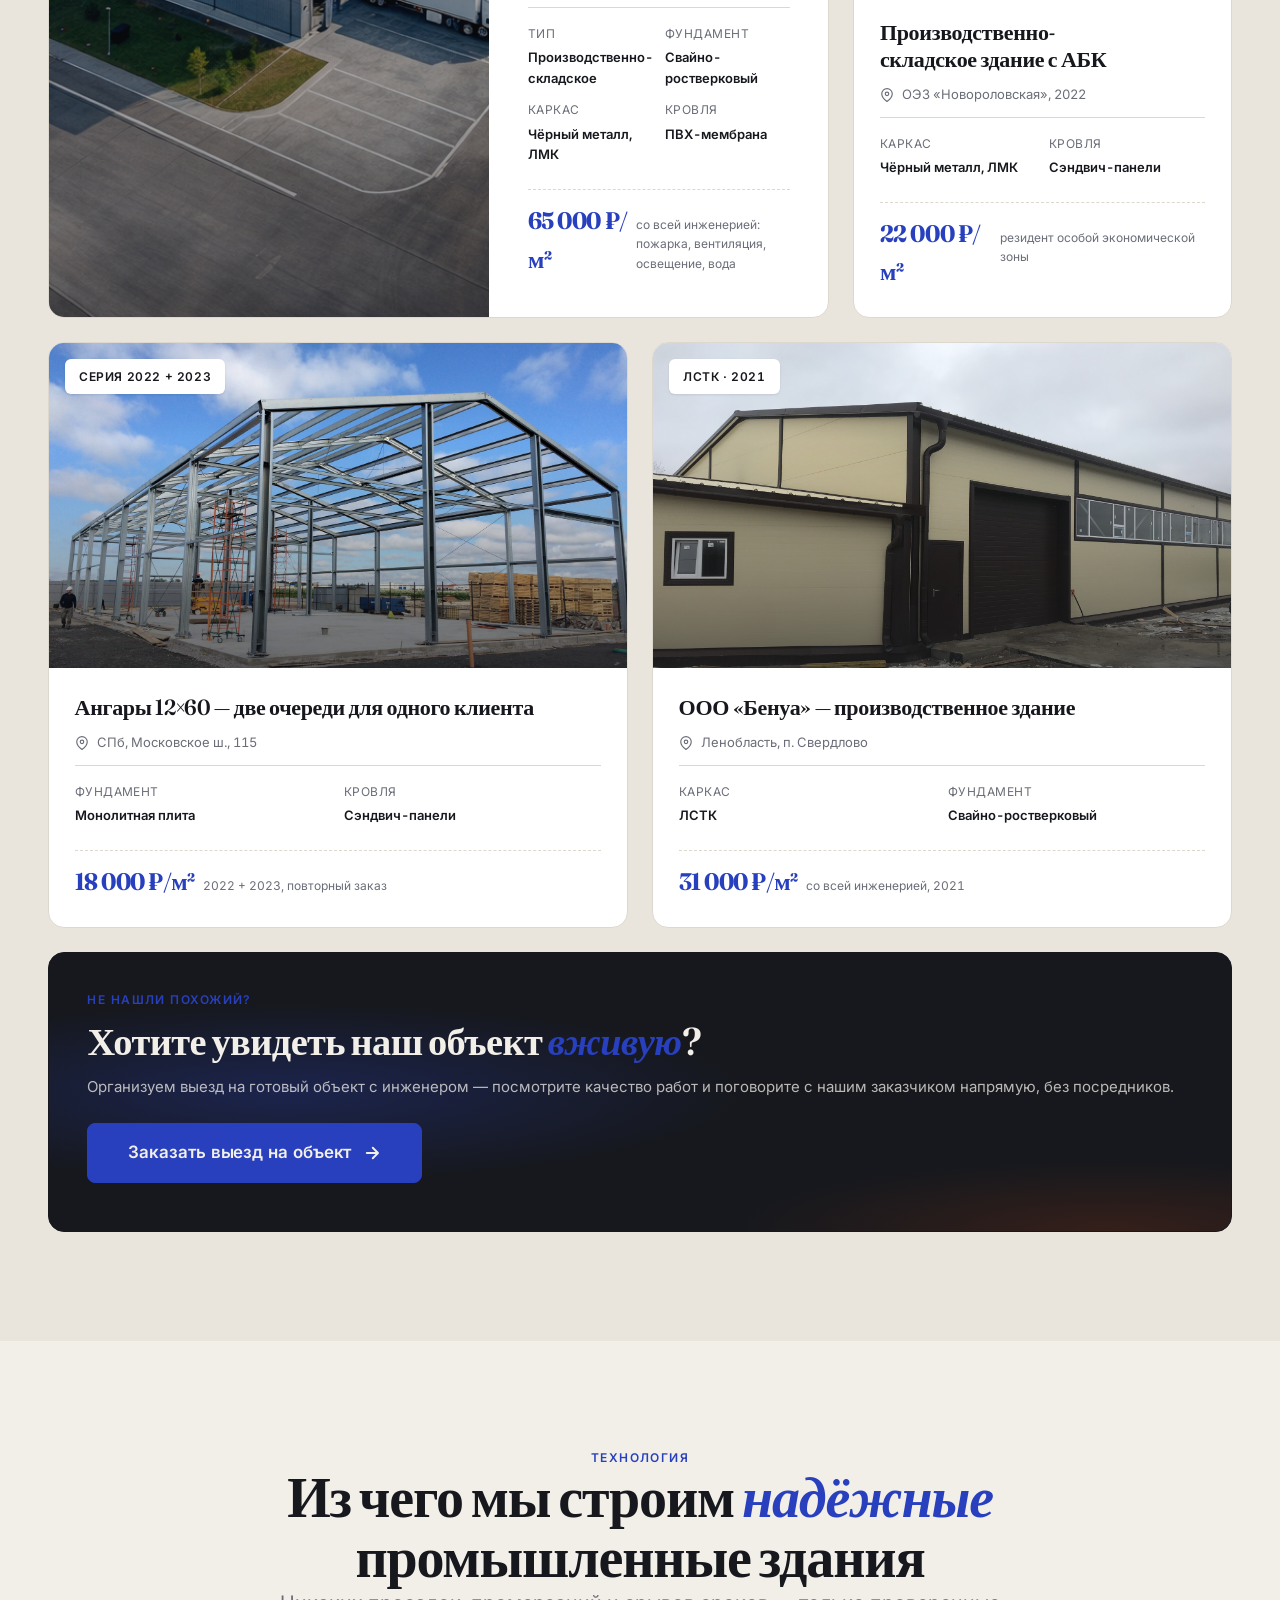
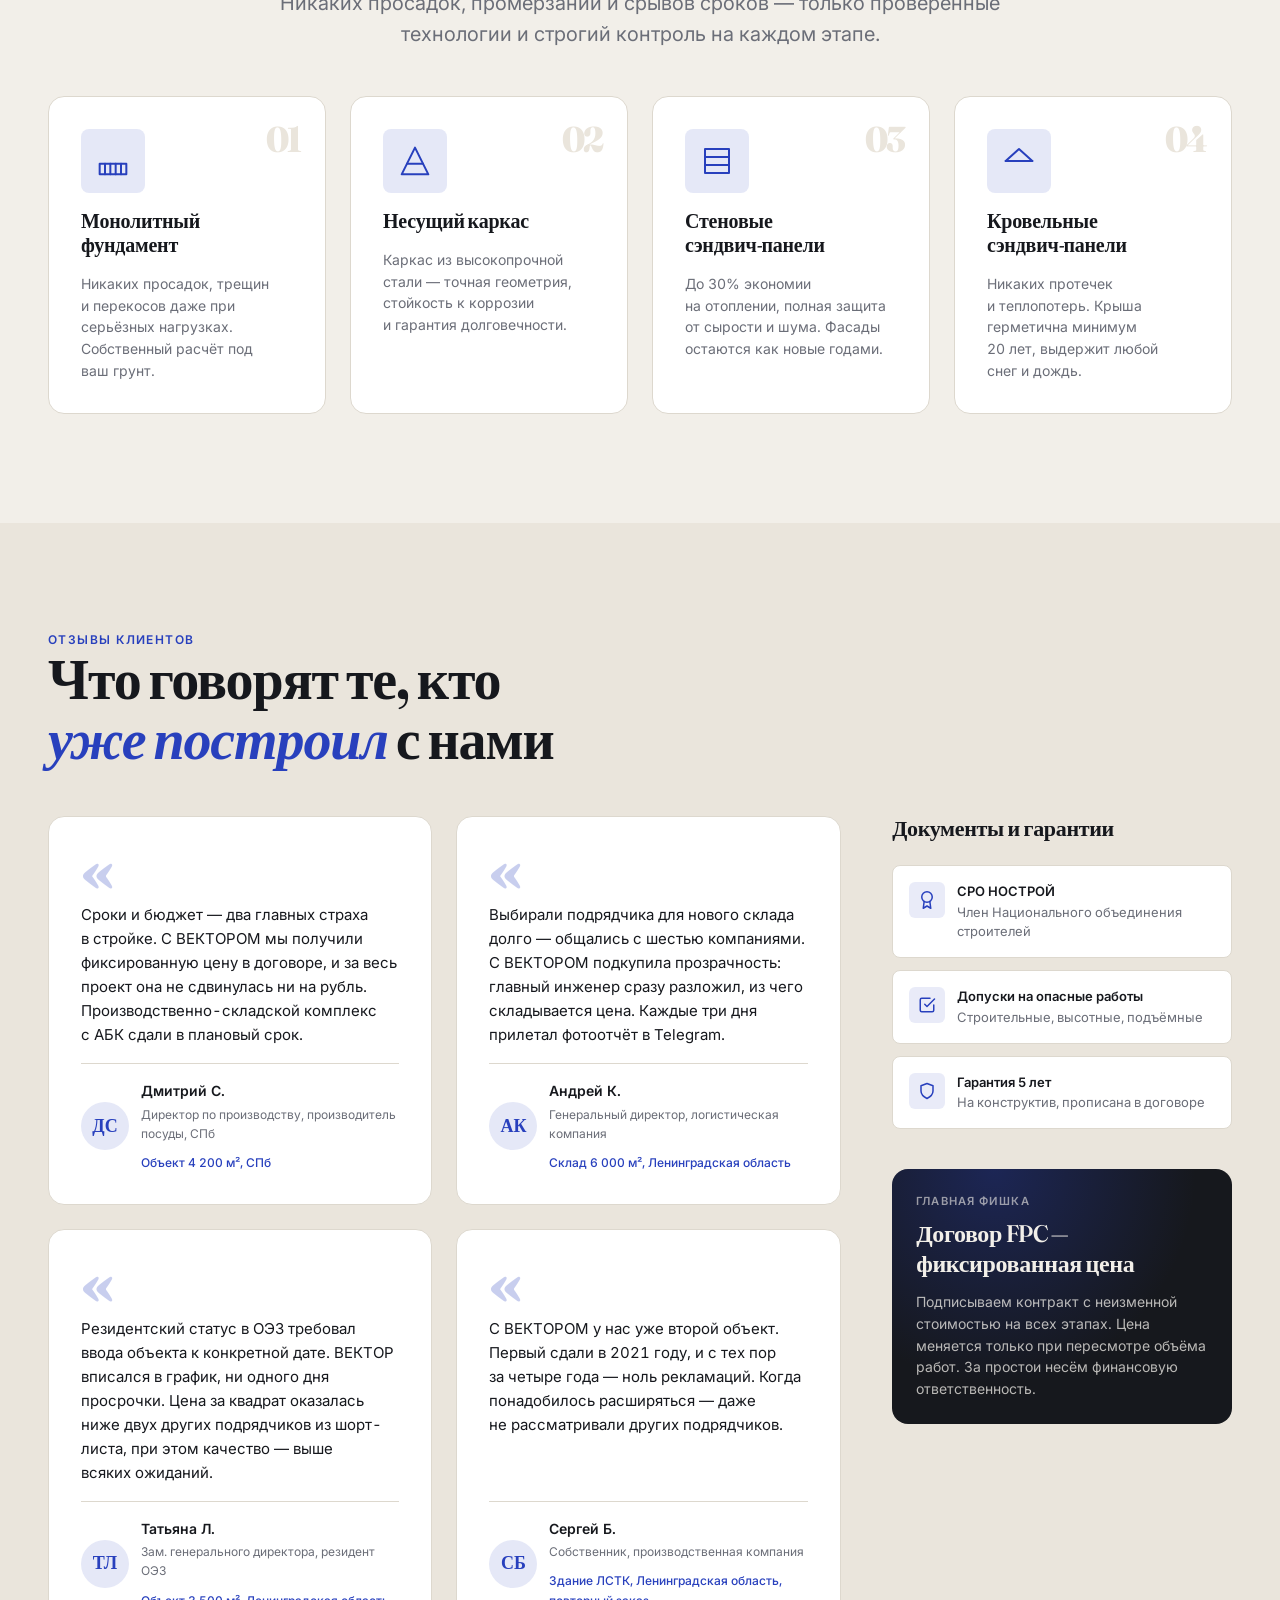
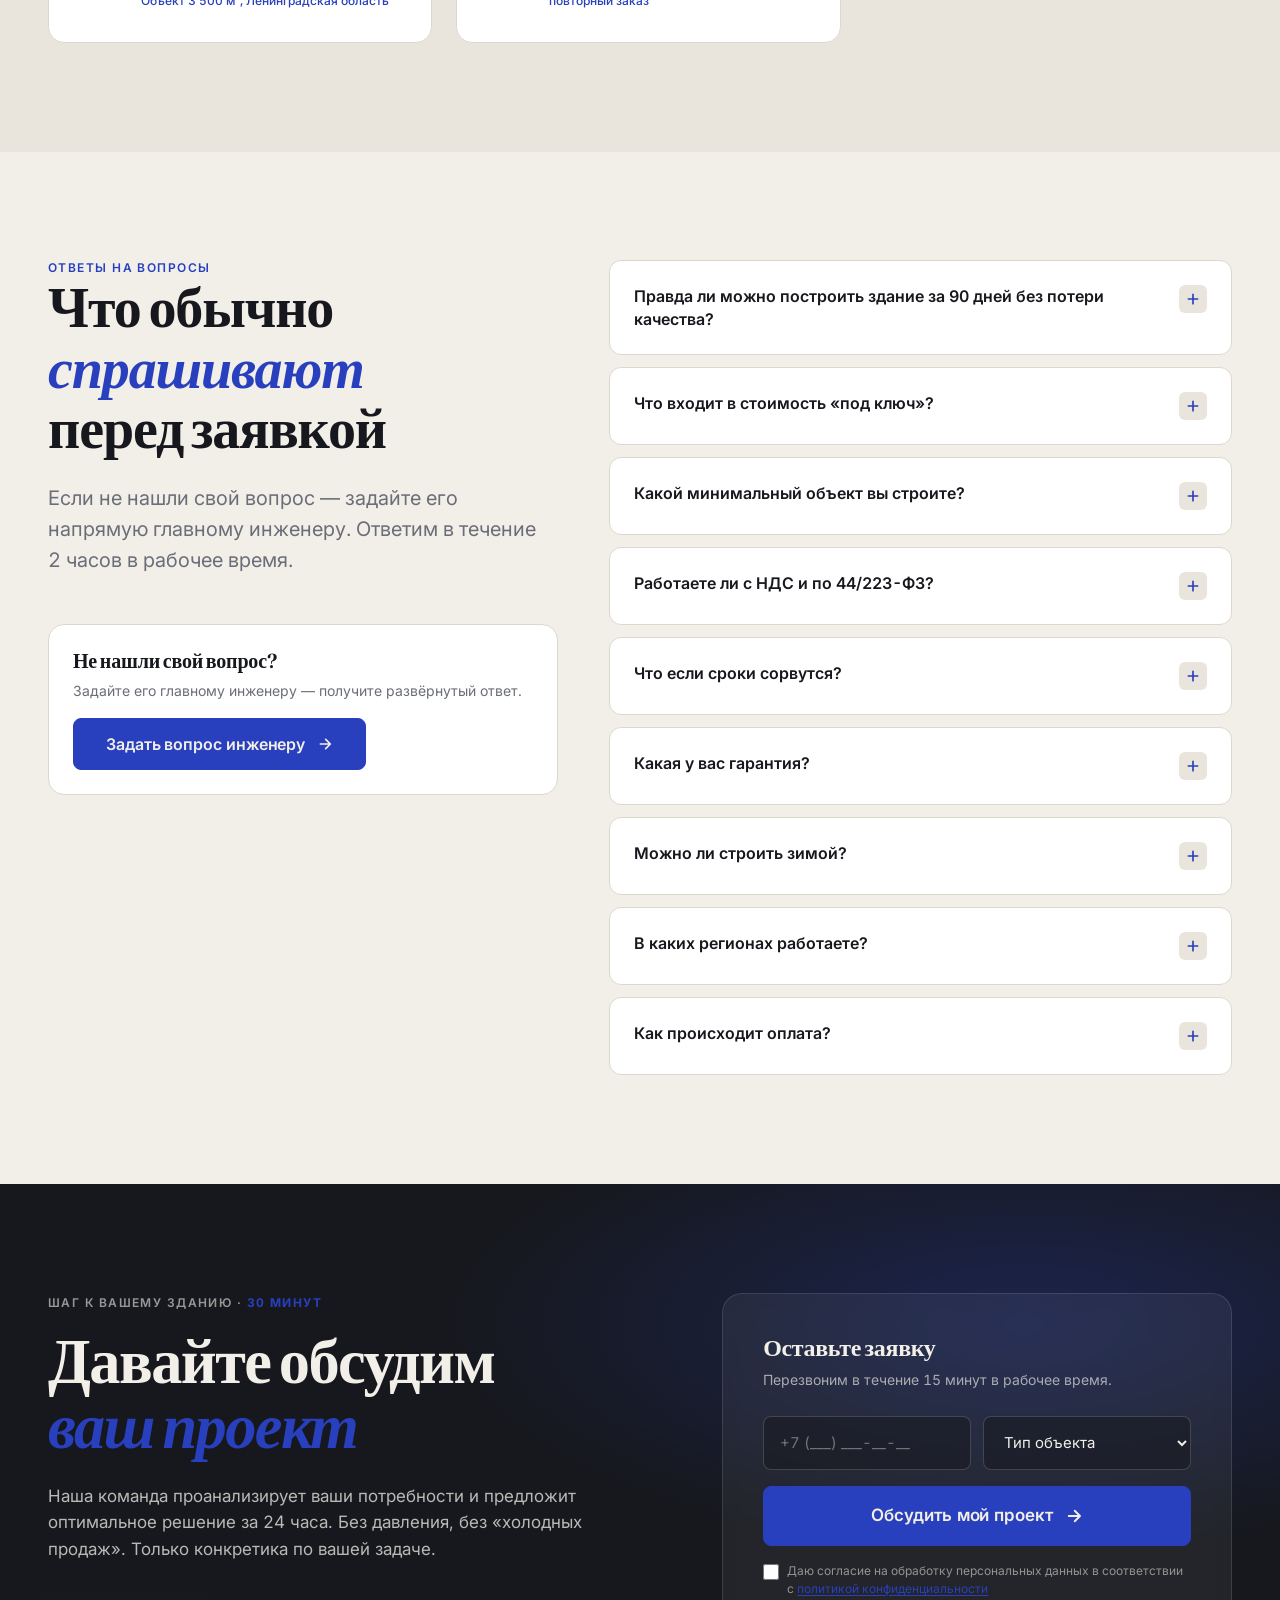
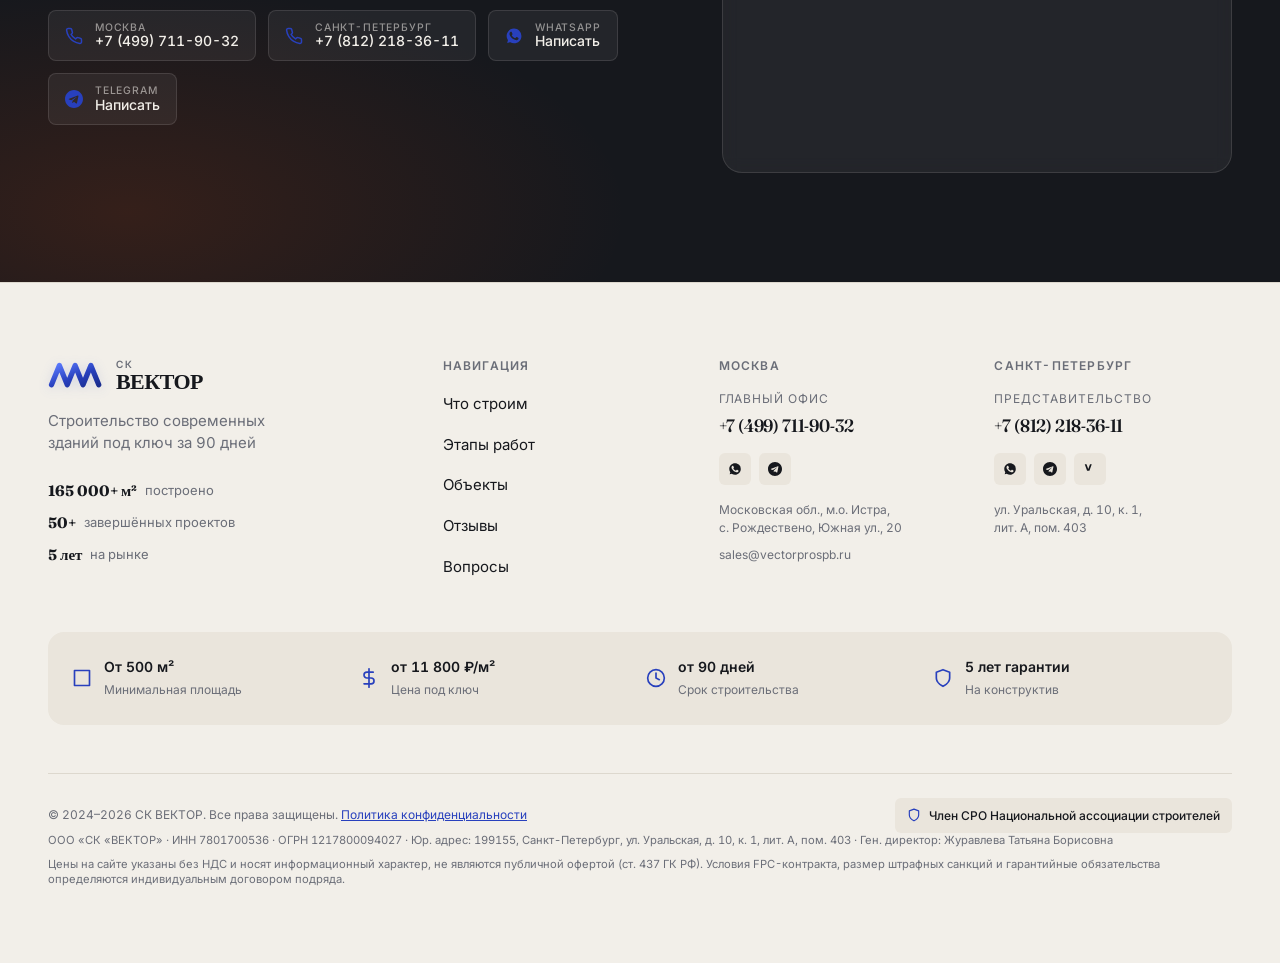
<file: landing-msk/index.html>
<!DOCTYPE html>
<html lang="ru">
<head>
  <meta charset="UTF-8" />
  <meta name="viewport" content="width=device-width, initial-scale=1.0" />
  <title>СК ВЕКТОР — промышленные здания под ключ за 90 дней в Москве</title>
  <meta name="description" content="Строим ангары, склады и производственные здания из металлоконструкций под ключ от 11 800 ₽/м². Фиксированная цена в договоре, гарантия 5 лет, сдача за 90 дней. Москва, Московская область." />
  <meta name="theme-color" content="#F2EFE9" />

  <link rel="preconnect" href="https://fonts.googleapis.com" />
  <link rel="preconnect" href="https://fonts.gstatic.com" crossorigin />
  <link href="https://fonts.googleapis.com/css2?family=Fraunces:opsz,wght,SOFT@9..144,400..900,0..100&family=Inter:wght@400;500;600;700&display=swap" rel="stylesheet" />

  <link rel="stylesheet" href="styles/main.css" />
</head>
<body>

  <!-- ======================================================
       HEADER
  ====================================================== -->
  <header class="header">
    <div class="container header__inner">

      <a href="#top" class="logo" aria-label="СК ВЕКТОР — на главную">
        <span class="logo__mark" aria-hidden="true">
          <svg viewBox="0 0 64 40" xmlns="http://www.w3.org/2000/svg" fill="none">
            <defs>
              <linearGradient id="logoGrad" x1="0%" y1="0%" x2="100%" y2="100%">
                <stop offset="0%" stop-color="#5B7BFF"/>
                <stop offset="55%" stop-color="#2840BD"/>
                <stop offset="100%" stop-color="#1A2D8F"/>
              </linearGradient>
            </defs>
            <path d="M4 30 L13 8 L22 30 L31 8 L40 30 L49 8 L58 30"
                  stroke="url(#logoGrad)" stroke-width="6"
                  stroke-linecap="round" stroke-linejoin="round"/>
          </svg>
        </span>
        <span class="logo__text">
          <span class="logo__sub">СК</span>
          ВЕКТОР
        </span>
      </a>

      <nav class="nav" aria-label="Главное меню">
        <a href="#services" class="nav__link">Что строим</a>
        <a href="#process" class="nav__link">Этапы</a>
        <a href="#cases" class="nav__link">Объекты</a>
        <a href="#reviews" class="nav__link">Отзывы</a>
        <a href="#faq" class="nav__link">Вопросы</a>
        <a href="#contacts" class="nav__link">Контакты</a>
      </nav>

      <div class="header__contacts">
        <a href="tel:+74997119032" class="header__phone">
          <svg class="header__phone-icon" viewBox="0 0 24 24" fill="none" stroke="currentColor" stroke-width="2" stroke-linecap="round" stroke-linejoin="round" aria-hidden="true"><path d="M22 16.92v3a2 2 0 0 1-2.18 2 19.79 19.79 0 0 1-8.63-3.07 19.5 19.5 0 0 1-6-6 19.79 19.79 0 0 1-3.07-8.67A2 2 0 0 1 4.11 2h3a2 2 0 0 1 2 1.72 12.84 12.84 0 0 0 .7 2.81 2 2 0 0 1-.45 2.11L8.09 9.91a16 16 0 0 0 6 6l1.27-1.27a2 2 0 0 1 2.11-.45 12.84 12.84 0 0 0 2.81.7A2 2 0 0 1 22 16.92z"/></svg>
          <span>+7 (499) 711-90-32</span>
        </a>

        <ul class="messengers hide-mobile" aria-label="Мессенджеры">
          <li>
            <a href="https://wa.me/74997119032" class="messenger" aria-label="WhatsApp" target="_blank" rel="noopener">
              <svg viewBox="0 0 24 24" fill="currentColor" aria-hidden="true"><path d="M17.472 14.382c-.297-.149-1.758-.867-2.03-.967-.273-.099-.471-.148-.67.15-.197.297-.767.966-.94 1.164-.173.199-.347.223-.644.075-.297-.15-1.255-.463-2.39-1.475-.883-.788-1.48-1.761-1.653-2.059-.173-.297-.018-.458.13-.606.134-.133.298-.347.446-.52.149-.174.198-.298.298-.497.099-.198.05-.371-.025-.52-.075-.149-.669-1.612-.916-2.207-.242-.579-.487-.5-.669-.51-.173-.008-.371-.01-.57-.01-.198 0-.52.074-.792.372-.272.297-1.04 1.016-1.04 2.479 0 1.462 1.065 2.875 1.213 3.074.149.198 2.096 3.2 5.077 4.487.709.306 1.262.489 1.694.625.712.227 1.36.195 1.871.118.571-.085 1.758-.719 2.006-1.413.248-.694.248-1.289.173-1.413-.074-.124-.272-.198-.57-.347m-5.421 7.403h-.004a9.87 9.87 0 0 1-5.031-1.378l-.361-.214-3.741.982.998-3.648-.235-.374a9.86 9.86 0 0 1-1.51-5.26c.001-5.45 4.436-9.884 9.888-9.884 2.64 0 5.122 1.03 6.988 2.898a9.825 9.825 0 0 1 2.893 6.994c-.003 5.45-4.437 9.884-9.885 9.884m8.413-18.297A11.815 11.815 0 0 0 12.05 0C5.495 0 .16 5.335.157 11.892c0 2.096.547 4.142 1.588 5.945L.057 24l6.305-1.654a11.882 11.882 0 0 0 5.683 1.448h.005c6.554 0 11.89-5.335 11.893-11.893a11.821 11.821 0 0 0-3.48-8.413"/></svg>
            </a>
          </li>
          <li>
            <a href="https://t.me/vectorprospb" class="messenger" aria-label="Telegram" target="_blank" rel="noopener">
              <svg viewBox="0 0 24 24" fill="currentColor" aria-hidden="true"><path d="M12 0C5.374 0 0 5.374 0 12s5.374 12 12 12 12-5.374 12-12S18.626 0 12 0zm5.894 8.221l-1.97 9.28c-.145.658-.537.818-1.084.508l-3-2.21-1.446 1.394c-.14.18-.357.295-.6.295-.002 0-.003 0-.005-.001l.213-3.054 5.56-5.022c.24-.213-.054-.334-.373-.121l-6.869 4.326-2.96-.924c-.64-.203-.658-.643.135-.953l11.566-4.458c.538-.196 1.006.128.832.941z"/></svg>
            </a>
          </li>
          <li>
            <a href="#" class="messenger messenger--max" aria-label="Max (мессенджер)" target="_blank" rel="noopener">
              <span>MAX</span>
            </a>
          </li>
        </ul>

        <a href="#calculator" class="btn btn--sm header__cta">
          Рассчитать
          <svg class="btn__icon" width="16" height="16" viewBox="0 0 24 24" fill="none" stroke="currentColor" stroke-width="2.5" stroke-linecap="round" stroke-linejoin="round" aria-hidden="true"><path d="M5 12h14M13 5l7 7-7 7"/></svg>
        </a>

        <button type="button" class="burger" aria-label="Открыть меню">
          <svg viewBox="0 0 24 24" fill="none" stroke="currentColor" stroke-width="2" stroke-linecap="round" stroke-linejoin="round" aria-hidden="true"><line x1="3" y1="6" x2="21" y2="6"/><line x1="3" y1="12" x2="21" y2="12"/><line x1="3" y1="18" x2="21" y2="18"/></svg>
        </button>
      </div>

    </div>
  </header>

  <main id="top">

    <!-- ======================================================
         HERO
    ====================================================== -->
    <section class="hero" id="hero">

      <!-- Фон-фото -->
      <div class="hero__bg" aria-hidden="true">
        <img src="assets/images/case-warehouse-aerial.png"
             alt=""
             loading="eager" />
      </div>

      <!-- Диагональный разделитель снизу: левый край выше, правый ниже + лёгкий echo-слой -->
      <svg class="hero__curve" viewBox="0 0 1440 130" preserveAspectRatio="none" aria-hidden="true">
        <path class="hero__curve-echo" d="M0,130 L0,28 L1440,80 L1440,130 Z"/>
        <path class="hero__curve-main" d="M0,130 L0,55 L1440,105 L1440,130 Z"/>
      </svg>

      <div class="container hero__inner">

        <div class="hero__content">

          <div class="hero__eyebrow">
            <span class="hero__eyebrow-dot" aria-hidden="true"></span>
            <span class="hero__eyebrow-text">СК&nbsp;ВЕКТОР · с&nbsp;2020 года · Москва &nbsp;·&nbsp; МО</span>
          </div>

          <h1 class="hero__title">
            Промышленное здание<br>
            <em>под ключ</em> за&nbsp;<span class="hero__title-num">90</span>&nbsp;дней
          </h1>

          <p class="hero__lead">
            Фиксированная цена в&nbsp;договоре. Гарантия&nbsp;5&nbsp;лет.
            <br class="hide-mobile">
            Штраф за&nbsp;простой — наш.
          </p>

          <div class="hero__actions">
            <a href="#calculator" class="btn btn--lg">
              Рассчитать здание
              <svg class="btn__icon" width="18" height="18" viewBox="0 0 24 24" fill="none" stroke="currentColor" stroke-width="2.5" stroke-linecap="round" stroke-linejoin="round"><path d="M5 12h14M13 5l7 7-7 7"/></svg>
            </a>
            <a href="tel:+74997119032" class="btn btn--secondary btn--lg">
              <svg width="18" height="18" viewBox="0 0 24 24" fill="none" stroke="currentColor" stroke-width="2" stroke-linecap="round" stroke-linejoin="round"><path d="M22 16.92v3a2 2 0 0 1-2.18 2 19.79 19.79 0 0 1-8.63-3.07 19.5 19.5 0 0 1-6-6 19.79 19.79 0 0 1-3.07-8.67A2 2 0 0 1 4.11 2h3a2 2 0 0 1 2 1.72 12.84 12.84 0 0 0 .7 2.81 2 2 0 0 1-.45 2.11L8.09 9.91a16 16 0 0 0 6 6l1.27-1.27a2 2 0 0 1 2.11-.45 12.84 12.84 0 0 0 2.81.7A2 2 0 0 1 22 16.92z"/></svg>
              Позвонить
            </a>
          </div>

          <ul class="hero__usp">
            <li class="usp">
              <span class="usp__value">5<sup>лет</sup></span>
              <span class="usp__label">на&nbsp;рынке промышленного строительства</span>
            </li>
            <li class="usp">
              <span class="usp__value">50<sup>+</sup></span>
              <span class="usp__label">сданных объектов в&nbsp;Москве и&nbsp;МО</span>
            </li>
            <li class="usp">
              <span class="usp__value">165&nbsp;000<sup>м²</sup></span>
              <span class="usp__label">построено за&nbsp;5&nbsp;лет</span>
            </li>
            <li class="usp">
              <span class="usp__value">95<sup>%</sup></span>
              <span class="usp__label">собственные монтажные бригады</span>
            </li>
          </ul>
        </div>

        <aside class="hero__card" aria-labelledby="heroFormTitle">

          <div class="hero__card-photo">
            <img src="assets/images/hero-frame.png"
                 alt="Металлокаркас здания на стройплощадке СК ВЕКТОР"
                 loading="eager" />
            <div class="hero__card-photo-caption">
              <span class="hero__card-photo-caption-label">В работе</span>
              <p class="hero__card-photo-caption-title">Промышленный каркас 12×60</p>
              <p class="hero__card-photo-caption-meta">Чёрный металл · ЛМК · монолитная плита</p>
            </div>
          </div>

          <div class="hero__card-body">
            <div class="hero__card-head">
              <h2 class="hero__card-title" id="heroFormTitle">Получить КП и вилку цены за 24 часа</h2>
              <p class="hero__card-subtitle">Оставьте заявку — инженер подготовит предварительный расчёт и позвонит в&nbsp;рабочее время.</p>
            </div>

            <form class="hero__form" action="#" method="post" novalidate>
              <div class="hero__form-field">
                <label class="visually-hidden" for="heroPhone">Телефон</label>
                <input type="tel" id="heroPhone" name="phone" class="hero__form-input" placeholder="+7 (___) ___-__-__" required />
              </div>

              <button type="submit" class="btn btn--lg">
                Получить расчёт
                <svg class="btn__icon" width="18" height="18" viewBox="0 0 24 24" fill="none" stroke="currentColor" stroke-width="2.5" stroke-linecap="round" stroke-linejoin="round"><path d="M5 12h14M13 5l7 7-7 7"/></svg>
              </button>

              <label class="consent">
                <input type="checkbox" required />
                <span>Даю согласие на обработку персональных данных в&nbsp;соответствии с&nbsp;<a href="privacy.html" target="_blank">политикой конфиденциальности</a></span>
              </label>
            </form>

            <div class="hero__bonus">
              <span class="hero__bonus-icon" aria-hidden="true">
                <svg viewBox="0 0 24 24" fill="none" stroke="currentColor" stroke-width="2" stroke-linecap="round" stroke-linejoin="round"><polygon points="20 12 20 22 4 22 4 12"/><rect x="2" y="7" width="20" height="5"/><line x1="12" y1="22" x2="12" y2="7"/><path d="M12 7H7.5a2.5 2.5 0 0 1 0-5C11 2 12 7 12 7z"/><path d="M12 7h4.5a2.5 2.5 0 0 0 0-5C13 2 12 7 12 7z"/></svg>
              </span>
              <span><strong>В подарок</strong> — геология вашего участка при заказе расчёта.</span>
            </div>
          </div>
        </aside>

      </div>
    </section>

    <!-- ======================================================
         SERVICES — Наши специализации (4 типа из Netlify)
    ====================================================== -->
    <section class="section services" id="services">
      <div class="container">
        <div class="section__head">
          <p class="overline">Наши специализации</p>
          <h2 class="section__title h2">Что мы строим под&nbsp;<em class="italic-accent">ключ</em></h2>
          <p class="lead">Четыре направления, в которых ВЕКТОР работает каждый день. Все объекты — с фиксированной ценой и гарантией 5&nbsp;лет. <span style="font-size:0.8125rem;color:var(--text-muted);">Цены указаны без&nbsp;НДС.</span></p>
        </div>

        <div class="services__grid">

          <a href="services/rental.html" class="service-card">
            <div class="service-card__media">
              <span class="service-card__media-tag"><svg viewBox="0 0 24 24" fill="none" stroke="currentColor" stroke-width="2.5" stroke-linecap="round" stroke-linejoin="round"><path d="M9 11l3 3L22 4"/></svg>Build-to-own</span>
              <img src="assets/images/service-rental-3d.jpg"
                   alt="3D-визуализация здания под собственность" loading="lazy" />
            </div>
            <div class="service-card__head">
              <h3 class="service-card__title">Аренда в Своё</h3>
              <p class="service-card__subtitle">Своё здание вместо&nbsp;аренды</p>
              <div class="service-card__meta">
                <span>от 500 м²</span>
                <span>экономия до 60%</span>
              </div>
            </div>
            <p class="service-card__desc">Перестаньте платить за&nbsp;чужое: построим вам собственное здание под&nbsp;ваш бизнес. За&nbsp;5&nbsp;лет окупается за&nbsp;счёт того, что не&nbsp;платите аренду.</p>
            <div class="service-card__price">
              <span class="service-card__price-label">от</span>
              <span class="service-card__price-value">11&nbsp;800&nbsp;₽<em>/&nbsp;м²</em></span>
            </div>
            <div class="service-card__cta"><span>Узнать подробнее</span><svg viewBox="0 0 24 24" fill="none" stroke="currentColor" stroke-width="2.5" stroke-linecap="round" stroke-linejoin="round"><path d="M5 12h14M13 5l7 7-7 7"/></svg></div>
          </a>

          <a href="services/warehouse.html" class="service-card">
            <div class="service-card__media">
              <span class="service-card__media-tag"><svg viewBox="0 0 24 24" fill="none" stroke="currentColor" stroke-width="2.5" stroke-linecap="round" stroke-linejoin="round"><rect x="3" y="8" width="18" height="13"/><path d="M3 8l9-5 9 5"/></svg>Склад</span>
              <img src="assets/images/service-warehouse.png"
                   alt="Строительство складского здания СК ВЕКТОР" loading="lazy" />
            </div>
            <div class="service-card__head">
              <h3 class="service-card__title">Складские здания</h3>
              <p class="service-card__subtitle">Холодные, морозильные, универсальные</p>
              <div class="service-card__meta">
                <span>от 500 м²</span>
                <span>за 90 дней</span>
              </div>
            </div>
            <p class="service-card__desc">Холодные, морозильные, универсальные склады с&nbsp;мезонинами и&nbsp;доковыми зонами. Подходят под&nbsp;маркетплейсы и&nbsp;логистические операторы.</p>
            <div class="service-card__price">
              <span class="service-card__price-label">от</span>
              <span class="service-card__price-value">18&nbsp;000&nbsp;₽<em>/&nbsp;м²</em></span>
            </div>
            <div class="service-card__cta"><span>Узнать подробнее</span><svg viewBox="0 0 24 24" fill="none" stroke="currentColor" stroke-width="2.5" stroke-linecap="round" stroke-linejoin="round"><path d="M5 12h14M13 5l7 7-7 7"/></svg></div>
          </a>

          <a href="services/industrial.html" class="service-card">
            <div class="service-card__media">
              <span class="service-card__media-tag"><svg viewBox="0 0 24 24" fill="none" stroke="currentColor" stroke-width="2.5" stroke-linecap="round" stroke-linejoin="round"><path d="M2 20a2 2 0 0 0 2 2h16a2 2 0 0 0 2-2V8l-7 5V8l-7 5V4a2 2 0 0 0-2-2H4a2 2 0 0 0-2 2z"/></svg>Производство</span>
              <img src="assets/images/service-industrial.jpg"
                   alt="Главный инженер СК ВЕКТОР на объекте" loading="lazy" />
            </div>
            <div class="service-card__head">
              <h3 class="service-card__title">Производственные цеха</h3>
              <p class="service-card__subtitle">С полной инженерией под ключ</p>
              <div class="service-card__meta">
                <span>с инженерией</span>
                <span>под оборудование</span>
              </div>
            </div>
            <p class="service-card__desc">Современные цеха с&nbsp;подводкой коммуникаций — электрика, вентиляция, пожарка, водоснабжение. Полная готовность к&nbsp;запуску линии.</p>
            <div class="service-card__price">
              <span class="service-card__price-label">от</span>
              <span class="service-card__price-value">22&nbsp;000&nbsp;₽<em>/&nbsp;м²</em></span>
            </div>
            <div class="service-card__cta"><span>Узнать подробнее</span><svg viewBox="0 0 24 24" fill="none" stroke="currentColor" stroke-width="2.5" stroke-linecap="round" stroke-linejoin="round"><path d="M5 12h14M13 5l7 7-7 7"/></svg></div>
          </a>

          <a href="services/agro.html" class="service-card">
            <div class="service-card__media">
              <span class="service-card__media-tag"><svg viewBox="0 0 24 24" fill="none" stroke="currentColor" stroke-width="2.5" stroke-linecap="round" stroke-linejoin="round"><path d="M4 22V12l8-7 8 7v10"/></svg>АПК</span>
              <img src="assets/images/service-agro.jpg"
                   alt="Сельскохозяйственный ангар на металлокаркасе" loading="lazy" />
            </div>
            <div class="service-card__head">
              <h3 class="service-card__title">Сельскохозяйственные</h3>
              <p class="service-card__subtitle">Ангары и фермы для агробизнеса</p>
              <div class="service-card__meta">
                <span>зимний климат</span>
                <span>макс. снеговая нагрузка</span>
              </div>
            </div>
            <p class="service-card__desc">Ангары и&nbsp;фермы для АПК. Рассчитаны на&nbsp;российский климат, готовы к&nbsp;максимальным снеговым нагрузкам и&nbsp;ветровым воздействиям.</p>
            <div class="service-card__price">
              <span class="service-card__price-label">от</span>
              <span class="service-card__price-value">16&nbsp;500&nbsp;₽<em>/&nbsp;м²</em></span>
            </div>
            <div class="service-card__cta"><span>Узнать подробнее</span><svg viewBox="0 0 24 24" fill="none" stroke="currentColor" stroke-width="2.5" stroke-linecap="round" stroke-linejoin="round"><path d="M5 12h14M13 5l7 7-7 7"/></svg></div>
          </a>

        </div>
      </div>
    </section>

    <!-- ======================================================
         CALCULATOR — Квиз
    ====================================================== -->
    <section class="section calculator" id="calculator">
      <div class="container">
        <div class="calculator__inner">

          <div class="calculator__intro">
            <p class="overline">Калькулятор стоимости</p>
            <h2 class="h2">Узнайте <em class="italic-accent">точную</em> стоимость и срок для вашего проекта</h2>
            <p class="lead">Без «примерных расчётов» и&nbsp;долгих согласований — за&nbsp;2&nbsp;минуты вы&nbsp;получите вилку цены и&nbsp;ориентировочный срок строительства.</p>

            <ul class="calculator__benefits">
              <li class="calculator__benefit">
                <span class="calculator__benefit-icon"><svg viewBox="0 0 24 24" fill="none" stroke="currentColor" stroke-width="2" stroke-linecap="round" stroke-linejoin="round"><path d="M9 11l3 3L22 4"/><path d="M21 12v7a2 2 0 0 1-2 2H5a2 2 0 0 1-2-2V5a2 2 0 0 1 2-2h11"/></svg></span>
                <span class="calculator__benefit-text"><strong>Расчёт готовит инженер</strong><span>Не бот — точность ±7%</span></span>
              </li>
              <li class="calculator__benefit">
                <span class="calculator__benefit-icon"><svg viewBox="0 0 24 24" fill="none" stroke="currentColor" stroke-width="2" stroke-linecap="round" stroke-linejoin="round"><path d="M12 8v4l3 3"/><circle cx="12" cy="12" r="10"/></svg></span>
                <span class="calculator__benefit-text"><strong>КП за 24 часа</strong><span>На&nbsp;e-mail после расчёта</span></span>
              </li>
              <li class="calculator__benefit">
                <span class="calculator__benefit-icon"><svg viewBox="0 0 24 24" fill="none" stroke="currentColor" stroke-width="2" stroke-linecap="round" stroke-linejoin="round"><polygon points="20 12 20 22 4 22 4 12"/><rect x="2" y="7" width="20" height="5"/><line x1="12" y1="22" x2="12" y2="7"/><path d="M12 7H7.5a2.5 2.5 0 0 1 0-5C11 2 12 7 12 7z"/><path d="M12 7h4.5a2.5 2.5 0 0 0 0-5C13 2 12 7 12 7z"/></svg></span>
                <span class="calculator__benefit-text"><strong>Геология в подарок</strong><span>При заказе расчёта</span></span>
              </li>
            </ul>
          </div>

          <div class="quiz" id="quiz">
            <div class="quiz__progress">
              <span class="quiz__progress-label">Шаг <strong id="quizStepNum">1</strong>&nbsp;из&nbsp;<strong id="quizTotal">4</strong></span>
              <div class="quiz__progress-bar"><div class="quiz__progress-fill" id="quizFill" style="width:25%"></div></div>
            </div>

            <!-- Step 1: Тип здания -->
            <div class="quiz__step is-active" data-step="1">
              <h3 class="quiz__question">Какое здание вам нужно?</h3>
              <div class="quiz__options">
                <button type="button" class="quiz__option" data-value="rental">
                  <svg class="quiz__option-icon" viewBox="0 0 24 24" fill="none" stroke="currentColor" stroke-width="2" stroke-linecap="round" stroke-linejoin="round"><path d="M3 9l9-7 9 7v11a2 2 0 0 1-2 2H5a2 2 0 0 1-2-2z"/></svg>
                  Аренда в Своё
                </button>
                <button type="button" class="quiz__option" data-value="warehouse">
                  <svg class="quiz__option-icon" viewBox="0 0 24 24" fill="none" stroke="currentColor" stroke-width="2" stroke-linecap="round" stroke-linejoin="round"><rect x="3" y="8" width="18" height="13"/><path d="M3 8l9-5 9 5"/></svg>
                  Складское здание
                </button>
                <button type="button" class="quiz__option" data-value="industrial">
                  <svg class="quiz__option-icon" viewBox="0 0 24 24" fill="none" stroke="currentColor" stroke-width="2" stroke-linecap="round" stroke-linejoin="round"><path d="M2 20a2 2 0 0 0 2 2h16a2 2 0 0 0 2-2V8l-7 5V8l-7 5V4a2 2 0 0 0-2-2H4a2 2 0 0 0-2 2z"/></svg>
                  Производственный цех
                </button>
                <button type="button" class="quiz__option" data-value="agro">
                  <svg class="quiz__option-icon" viewBox="0 0 24 24" fill="none" stroke="currentColor" stroke-width="2" stroke-linecap="round" stroke-linejoin="round"><path d="M4 22V12l8-7 8 7v10"/></svg>
                  Сельхоз / ангар
                </button>
              </div>
            </div>

            <!-- Step 2: Площадь -->
            <div class="quiz__step" data-step="2">
              <h3 class="quiz__question">Какая площадь объекта?</h3>
              <div class="quiz__range">
                <div class="quiz__range-value"><span id="quizArea">1500</span><span>м²</span></div>
                <input type="range" min="500" max="10000" step="100" value="1500" class="quiz__range-input" id="quizAreaInput" />
                <div class="quiz__range-marks"><span>500&nbsp;м²</span><span>10&nbsp;000&nbsp;м²</span></div>
              </div>
            </div>

            <!-- Step 3: Когда -->
            <div class="quiz__step" data-step="3">
              <h3 class="quiz__question">Когда планируете начать?</h3>
              <div class="quiz__options">
                <button type="button" class="quiz__option" data-value="3m">Через 3 месяца</button>
                <button type="button" class="quiz__option" data-value="6m">Через 6 месяцев</button>
                <button type="button" class="quiz__option" data-value="1y">Через 1 год</button>
                <button type="button" class="quiz__option" data-value="now">Уже выбираю подрядчика</button>
              </div>
            </div>

            <!-- Step 4: Контакты -->
            <div class="quiz__step" data-step="4">
              <h3 class="quiz__question">Куда отправить расчёт?</h3>
              <div class="quiz__field">
                <input type="tel" class="quiz__input" placeholder="+7 (___) ___-__-__" />
                <button type="button" class="btn btn--lg" id="quizSubmit">
                  Узнать предварительную цену
                  <svg class="btn__icon" width="18" height="18" viewBox="0 0 24 24" fill="none" stroke="currentColor" stroke-width="2.5" stroke-linecap="round" stroke-linejoin="round"><path d="M5 12h14M13 5l7 7-7 7"/></svg>
                </button>
                <label class="consent">
                  <input type="checkbox" id="quizConsent" required />
                  <span>Даю согласие на обработку персональных данных в&nbsp;соответствии с&nbsp;<a href="privacy.html" target="_blank">политикой конфиденциальности</a></span>
                </label>
              </div>
            </div>

            <!-- Step 5: Результат -->
            <div class="quiz__step quiz__step--result" data-step="5">
              <p class="quiz__result-label">Предварительная стоимость</p>
              <p class="quiz__result-price">
                <span id="resultPrice">от&nbsp;17,7</span>
                <span class="quiz__result-currency">млн&nbsp;₽</span>
              </p>
              <p class="quiz__result-range" id="resultRange">17,7 — 23,9 млн&nbsp;₽ под&nbsp;ключ</p>

              <ul class="quiz__result-meta">
                <li>
                  <span>Тип объекта</span>
                  <strong id="resultType">Складское здание</strong>
                </li>
                <li>
                  <span>Площадь</span>
                  <strong id="resultArea">1&nbsp;500&nbsp;м²</strong>
                </li>
                <li>
                  <span>Срок строительства</span>
                  <strong id="resultDays">90&nbsp;дней</strong>
                </li>
                <li>
                  <span>Гарантия</span>
                  <strong>5&nbsp;лет</strong>
                </li>
              </ul>

              <div class="quiz__result-note">
                <svg viewBox="0 0 24 24" fill="none" stroke="currentColor" stroke-width="2" stroke-linecap="round" stroke-linejoin="round" aria-hidden="true"><circle cx="12" cy="12" r="10"/><line x1="12" y1="16" x2="12" y2="12"/><line x1="12" y1="8" x2="12.01" y2="8"/></svg>
                <span>Это предварительный расчёт. <strong>Точное КП с&nbsp;разбивкой инженер пришлёт за&nbsp;24&nbsp;часа</strong> на&nbsp;ваш телефон в&nbsp;Telegram/WhatsApp.</span>
              </div>

              <p class="quiz__result-trust">📐&nbsp;&nbsp;Расчёт готовит инженер, не&nbsp;бот · точность ±7%</p>
            </div>

            <div class="quiz__nav">
              <button type="button" class="quiz__back" id="quizBack" disabled>
                <svg viewBox="0 0 24 24" fill="none" stroke="currentColor" stroke-width="2" stroke-linecap="round" stroke-linejoin="round"><path d="M19 12H5M12 19l-7-7 7-7"/></svg>
                Назад
              </button>
              <button type="button" class="btn" id="quizNext">
                Далее
                <svg class="btn__icon" width="16" height="16" viewBox="0 0 24 24" fill="none" stroke="currentColor" stroke-width="2.5" stroke-linecap="round" stroke-linejoin="round"><path d="M5 12h14M13 5l7 7-7 7"/></svg>
              </button>
            </div>
          </div>

        </div>
      </div>
    </section>

    <!-- ======================================================
         PROCESS — Этапы за 90 дней
    ====================================================== -->
    <section class="section process" id="process">
      <div class="container">
        <div class="section__head">
          <p class="overline">Как мы работаем</p>
          <h2 class="h2">8 этапов за <em class="italic-accent">90 дней</em> — от заявки до ключей</h2>
          <p class="lead">Прозрачный процесс с фиксированными точками контроля. На каждом этапе вы получаете документ, отчёт или фото с объекта.</p>
        </div>

        <div class="process__timeline">

          <article class="process-step">
            <div class="process-step__photo">
              <img src="assets/images/process/step-01.png" alt="Инженер на участке" loading="lazy" />
            </div>
            <div class="process-step__head">
              <div class="process-step__num">01</div>
              <div class="process-step__day">День 1–2</div>
            </div>
            <h3 class="process-step__title">Заявка и&nbsp;выезд инженера</h3>
            <p class="process-step__desc">Принимаем заявку, бесплатный выезд инженера на&nbsp;участок, замеры, оценка геологии.</p>
            <p class="process-step__output"><svg viewBox="0 0 24 24" fill="none" stroke="currentColor" stroke-width="2" stroke-linecap="round" stroke-linejoin="round"><path d="M14 2H6a2 2 0 0 0-2 2v16a2 2 0 0 0 2 2h12a2 2 0 0 0 2-2V8z"/><polyline points="14 2 14 8 20 8"/></svg><span><strong>Получаете:</strong> план дальнейших шагов</span></p>
          </article>

          <article class="process-step">
            <div class="process-step__photo">
              <img src="assets/images/process/step-02.png" alt="Чертежи и сметная документация" loading="lazy" />
            </div>
            <div class="process-step__head">
              <div class="process-step__num">02</div>
              <div class="process-step__day">День 3–5</div>
            </div>
            <h3 class="process-step__title">Смета и&nbsp;коммерческое предложение</h3>
            <p class="process-step__desc">Расчёт стоимости с&nbsp;разбивкой по&nbsp;статьям, подбор фундамента и&nbsp;каркаса.</p>
            <p class="process-step__output"><svg viewBox="0 0 24 24" fill="none" stroke="currentColor" stroke-width="2" stroke-linecap="round" stroke-linejoin="round"><path d="M14 2H6a2 2 0 0 0-2 2v16a2 2 0 0 0 2 2h12a2 2 0 0 0 2-2V8z"/><polyline points="14 2 14 8 20 8"/></svg><span><strong>Получаете:</strong> прозрачное КП за&nbsp;24&nbsp;часа</span></p>
          </article>

          <article class="process-step">
            <div class="process-step__photo">
              <img src="assets/images/process/step-03.png" alt="Подписание договора FPC с заказчиком" loading="lazy" />
            </div>
            <div class="process-step__head">
              <div class="process-step__num">03</div>
              <div class="process-step__day">День 6–8</div>
            </div>
            <h3 class="process-step__title">Договор с&nbsp;фиксированной ценой</h3>
            <p class="process-step__desc">Подписываем контракт FPC. Цена не&nbsp;меняется, штраф за&nbsp;просрочку — наш.</p>
            <p class="process-step__output"><svg viewBox="0 0 24 24" fill="none" stroke="currentColor" stroke-width="2" stroke-linecap="round" stroke-linejoin="round"><path d="M9 11l3 3L22 4"/></svg><span><strong>Получаете:</strong> юр.&nbsp;гарантию цены и&nbsp;сроков</span></p>
          </article>

          <article class="process-step">
            <div class="process-step__photo">
              <img src="assets/images/process/step-04.png" alt="Геологические изыскания на участке" loading="lazy" />
            </div>
            <div class="process-step__head">
              <div class="process-step__num">04</div>
              <div class="process-step__day">День 9–18</div>
            </div>
            <h3 class="process-step__title">Проектирование и&nbsp;геология</h3>
            <p class="process-step__desc">Геологические изыскания (бесплатно), архитектурный и&nbsp;конструкторский проект.</p>
            <p class="process-step__output"><svg viewBox="0 0 24 24" fill="none" stroke="currentColor" stroke-width="2" stroke-linecap="round" stroke-linejoin="round"><path d="M14 2H6a2 2 0 0 0-2 2v16a2 2 0 0 0 2 2h12a2 2 0 0 0 2-2V8z"/></svg><span><strong>Получаете:</strong> комплект документации</span></p>
          </article>

          <article class="process-step">
            <div class="process-step__photo">
              <img src="assets/images/process/step-05.png" alt="Устройство фундамента здания" loading="lazy" />
            </div>
            <div class="process-step__head">
              <div class="process-step__num">05</div>
              <div class="process-step__day">День 19–40</div>
            </div>
            <h3 class="process-step__title">Фундамент</h3>
            <p class="process-step__desc">Подготовка участка, устройство фундамента. Параллельно на&nbsp;заводе режется металлокаркас.</p>
            <p class="process-step__output"><svg viewBox="0 0 24 24" fill="none" stroke="currentColor" stroke-width="2" stroke-linecap="round" stroke-linejoin="round"><path d="M21 15v4a2 2 0 0 1-2 2H5a2 2 0 0 1-2-2v-4"/><polyline points="7 10 12 15 17 10"/><line x1="12" y1="15" x2="12" y2="3"/></svg><span><strong>Получаете:</strong> фотоотчёт каждые 3&nbsp;дня в&nbsp;Telegram</span></p>
          </article>

          <article class="process-step">
            <div class="process-step__photo">
              <img src="assets/images/process/step-06.png" alt="Монтаж металлокаркаса и сэндвич-панелей" loading="lazy" />
            </div>
            <div class="process-step__head">
              <div class="process-step__num">06</div>
              <div class="process-step__day">День 41–70</div>
            </div>
            <h3 class="process-step__title">Каркас и&nbsp;ограждающие</h3>
            <p class="process-step__desc">Монтаж металлокаркаса, установка стеновых и&nbsp;кровельных сэндвич-панелей.</p>
            <p class="process-step__output"><svg viewBox="0 0 24 24" fill="none" stroke="currentColor" stroke-width="2" stroke-linecap="round" stroke-linejoin="round"><rect x="3" y="3" width="18" height="18" rx="2"/></svg><span><strong>Получаете:</strong> «коробку» с&nbsp;закрытым контуром</span></p>
          </article>

          <article class="process-step">
            <div class="process-step__photo">
              <img src="assets/images/process/step-07.png" alt="Монтаж инженерных систем" loading="lazy" />
            </div>
            <div class="process-step__head">
              <div class="process-step__num">07</div>
              <div class="process-step__day">День 71–85</div>
            </div>
            <h3 class="process-step__title">Инженерия и&nbsp;отделка</h3>
            <p class="process-step__desc">Электрика, освещение, вентиляция, пожарка, водоснабжение, отделка АБК.</p>
            <p class="process-step__output"><svg viewBox="0 0 24 24" fill="none" stroke="currentColor" stroke-width="2" stroke-linecap="round" stroke-linejoin="round"><polyline points="13 2 3 14 12 14 11 22 21 10 12 10 13 2"/></svg><span><strong>Получаете:</strong> объект, готовый к&nbsp;запуску</span></p>
          </article>

          <article class="process-step">
            <div class="process-step__photo">
              <img src="assets/images/process/step-08.png" alt="Сдача готового объекта заказчику" loading="lazy" />
            </div>
            <div class="process-step__head">
              <div class="process-step__num">08</div>
              <div class="process-step__day">День 86–90</div>
            </div>
            <h3 class="process-step__title">Сдача под&nbsp;ключ</h3>
            <p class="process-step__desc">Финальная приёмка с&nbsp;заказчиком, передача исполнительной документации, запуск гарантии 5&nbsp;лет.</p>
            <p class="process-step__output"><svg viewBox="0 0 24 24" fill="none" stroke="currentColor" stroke-width="2" stroke-linecap="round" stroke-linejoin="round"><path d="M21 16V8a2 2 0 0 0-1-1.73l-7-4a2 2 0 0 0-2 0l-7 4A2 2 0 0 0 3 8v8a2 2 0 0 0 1 1.73l7 4a2 2 0 0 0 2 0l7-4A2 2 0 0 0 21 16z"/></svg><span><strong>Получаете:</strong> ключи и&nbsp;гарантию 5&nbsp;лет</span></p>
          </article>

        </div>
      </div>
    </section>

    <!-- ======================================================
         CASES — Реализованные объекты
    ====================================================== -->
    <section class="section cases" id="cases">
      <div class="container">
        <div class="cases__head">
          <div class="section__head">
            <p class="overline">Наши работы</p>
            <h2 class="h2">Объекты, которые уже <em class="italic-accent">служат клиентам</em></h2>
          </div>
          <div class="cases__filter">
            <button type="button" class="cases__filter-btn is-active">Все</button>
            <button type="button" class="cases__filter-btn">Производственные</button>
            <button type="button" class="cases__filter-btn">Складские</button>
            <button type="button" class="cases__filter-btn">АБК</button>
          </div>
        </div>

        <div class="cases__grid">

          <article class="case-card case-card--hero">
            <div class="case-card__media">
              <img src="assets/images/case-warehouse-aerial.png"
                   alt="Производственно-складской комплекс «Нева Металл Посуда» — вид с дрона" loading="lazy" />
              <div class="case-card__badge">Сдан 2025 · Главный кейс</div>
            </div>
            <div class="case-card__body">
              <h3 class="case-card__title">«Нева Металл Посуда» — производственно-складской комплекс с&nbsp;АБК</h3>
              <p class="case-card__address"><svg viewBox="0 0 24 24" fill="none" stroke="currentColor" stroke-width="2" stroke-linecap="round" stroke-linejoin="round"><path d="M21 10c0 7-9 13-9 13s-9-6-9-13a9 9 0 0 1 18 0z"/><circle cx="12" cy="10" r="3"/></svg>СПб, пр.&nbsp;Маршала Блюхера, 78</p>
              <div class="case-card__specs">
                <div class="case-card__spec"><span class="case-card__spec-label">Тип</span><span class="case-card__spec-value">Производственно-складское</span></div>
                <div class="case-card__spec"><span class="case-card__spec-label">Фундамент</span><span class="case-card__spec-value">Свайно-ростверковый</span></div>
                <div class="case-card__spec"><span class="case-card__spec-label">Каркас</span><span class="case-card__spec-value">Чёрный металл, ЛМК</span></div>
                <div class="case-card__spec"><span class="case-card__spec-label">Кровля</span><span class="case-card__spec-value">ПВХ-мембрана</span></div>
              </div>
              <div class="case-card__price">
                <span class="case-card__price-value">65&nbsp;000&nbsp;₽/м²</span>
                <span class="case-card__price-note">со&nbsp;всей инженерией: пожарка, вентиляция, освещение, вода</span>
              </div>
            </div>
          </article>

          <article class="case-card">
            <div class="case-card__media">
              <img src="assets/images/service-warehouse.png"
                   alt="Складское помещение на Индустриальном проспекте" loading="lazy" />
              <div class="case-card__badge">2024</div>
            </div>
            <div class="case-card__body">
              <h3 class="case-card__title">Складское помещение на&nbsp;Индустриальном</h3>
              <p class="case-card__address"><svg viewBox="0 0 24 24" fill="none" stroke="currentColor" stroke-width="2" stroke-linecap="round" stroke-linejoin="round"><path d="M21 10c0 7-9 13-9 13s-9-6-9-13a9 9 0 0 1 18 0z"/><circle cx="12" cy="10" r="3"/></svg>СПб, Индустриальный пр., 70&nbsp;к.2</p>
              <div class="case-card__specs">
                <div class="case-card__spec"><span class="case-card__spec-label">Площадь</span><span class="case-card__spec-value">от&nbsp;1&nbsp;500&nbsp;м²</span></div>
                <div class="case-card__spec"><span class="case-card__spec-label">Кровля</span><span class="case-card__spec-value">ПВХ-мембрана</span></div>
              </div>
              <div class="case-card__price">
                <span class="case-card__price-value">50&nbsp;000&nbsp;₽/м²</span>
                <span class="case-card__price-note">со&nbsp;всей инженерией</span>
              </div>
            </div>
          </article>

          <article class="case-card">
            <div class="case-card__media">
              <img src="assets/images/service-rental-3d.jpg"
                   alt="Производственно-складское здание в ОЭЗ Новороловская" loading="lazy" />
              <div class="case-card__badge">ОЭЗ</div>
            </div>
            <div class="case-card__body">
              <h3 class="case-card__title">Производственно-складское здание с&nbsp;АБК</h3>
              <p class="case-card__address"><svg viewBox="0 0 24 24" fill="none" stroke="currentColor" stroke-width="2" stroke-linecap="round" stroke-linejoin="round"><path d="M21 10c0 7-9 13-9 13s-9-6-9-13a9 9 0 0 1 18 0z"/><circle cx="12" cy="10" r="3"/></svg>ОЭЗ «Новороловская», 2022</p>
              <div class="case-card__specs">
                <div class="case-card__spec"><span class="case-card__spec-label">Каркас</span><span class="case-card__spec-value">Чёрный металл, ЛМК</span></div>
                <div class="case-card__spec"><span class="case-card__spec-label">Кровля</span><span class="case-card__spec-value">Сэндвич-панели</span></div>
              </div>
              <div class="case-card__price">
                <span class="case-card__price-value">22&nbsp;000&nbsp;₽/м²</span>
                <span class="case-card__price-note">резидент особой экономической зоны</span>
              </div>
            </div>
          </article>

          <article class="case-card">
            <div class="case-card__media">
              <img src="assets/images/hero-frame.png"
                   alt="Ангары 12×60 на Московском шоссе, две очереди" loading="lazy" />
              <div class="case-card__badge">Серия 2022 + 2023</div>
            </div>
            <div class="case-card__body">
              <h3 class="case-card__title">Ангары 12×60 — две очереди для одного клиента</h3>
              <p class="case-card__address"><svg viewBox="0 0 24 24" fill="none" stroke="currentColor" stroke-width="2" stroke-linecap="round" stroke-linejoin="round"><path d="M21 10c0 7-9 13-9 13s-9-6-9-13a9 9 0 0 1 18 0z"/><circle cx="12" cy="10" r="3"/></svg>СПб, Московское ш.,&nbsp;115</p>
              <div class="case-card__specs">
                <div class="case-card__spec"><span class="case-card__spec-label">Фундамент</span><span class="case-card__spec-value">Монолитная плита</span></div>
                <div class="case-card__spec"><span class="case-card__spec-label">Кровля</span><span class="case-card__spec-value">Сэндвич-панели</span></div>
              </div>
              <div class="case-card__price">
                <span class="case-card__price-value">18&nbsp;000&nbsp;₽/м²</span>
                <span class="case-card__price-note">2022 + 2023, повторный заказ</span>
              </div>
            </div>
          </article>

          <article class="case-card">
            <div class="case-card__media">
              <img src="assets/images/service-industrial.jpg"
                   alt="Производственное здание ЛСТК ООО Бенуа" loading="lazy" />
              <div class="case-card__badge">ЛСТК · 2021</div>
            </div>
            <div class="case-card__body">
              <h3 class="case-card__title">ООО&nbsp;«Бенуа» — производственное здание</h3>
              <p class="case-card__address"><svg viewBox="0 0 24 24" fill="none" stroke="currentColor" stroke-width="2" stroke-linecap="round" stroke-linejoin="round"><path d="M21 10c0 7-9 13-9 13s-9-6-9-13a9 9 0 0 1 18 0z"/><circle cx="12" cy="10" r="3"/></svg>Ленобласть, п.&nbsp;Свердлово</p>
              <div class="case-card__specs">
                <div class="case-card__spec"><span class="case-card__spec-label">Каркас</span><span class="case-card__spec-value">ЛСТК</span></div>
                <div class="case-card__spec"><span class="case-card__spec-label">Фундамент</span><span class="case-card__spec-value">Свайно-ростверковый</span></div>
              </div>
              <div class="case-card__price">
                <span class="case-card__price-value">31&nbsp;000&nbsp;₽/м²</span>
                <span class="case-card__price-note">со&nbsp;всей инженерией, 2021</span>
              </div>
            </div>
          </article>

          <article class="case-card case-card--cta">
            <div class="case-card__cta-inner">
              <p class="overline" style="color:var(--accent);margin-bottom:var(--space-3);">Не нашли похожий?</p>
              <h3 class="case-card__title">Хотите увидеть наш объект <em class="italic-accent">вживую</em>?</h3>
              <p class="case-card__address" style="margin-top:var(--space-3);font-size:.9375rem;">Организуем выезд на&nbsp;готовый объект с&nbsp;инженером — посмотрите качество работ и&nbsp;поговорите с&nbsp;нашим заказчиком напрямую, без посредников.</p>
              <div style="margin-top:var(--space-5);">
                <a href="#final-cta" class="btn btn--lg">
                  Заказать выезд на&nbsp;объект
                  <svg class="btn__icon" width="18" height="18" viewBox="0 0 24 24" fill="none" stroke="currentColor" stroke-width="2.5" stroke-linecap="round" stroke-linejoin="round"><path d="M5 12h14M13 5l7 7-7 7"/></svg>
                </a>
              </div>
            </div>
          </article>

        </div>
      </div>
    </section>

    <!-- ======================================================
         CONSTRUCTION — Из чего строим
    ====================================================== -->
    <section class="section construction">
      <div class="container">
        <div class="section__head section__head--center">
          <p class="overline">Технология</p>
          <h2 class="h2">Из&nbsp;чего мы&nbsp;строим <em class="italic-accent">надёжные</em> промышленные здания</h2>
          <p class="lead">Никаких просадок, промерзаний и&nbsp;срывов сроков — только проверенные технологии и&nbsp;строгий контроль на&nbsp;каждом этапе.</p>
        </div>

        <div class="construction__grid">

          <article class="element">
            <span class="element__num">01</span>
            <div class="element__icon">
              <svg viewBox="0 0 24 24" fill="none" stroke="currentColor" stroke-width="1.5" stroke-linecap="round" stroke-linejoin="round"><rect x="2" y="14" width="20" height="8"/><line x1="6" y1="14" x2="6" y2="22"/><line x1="10" y1="14" x2="10" y2="22"/><line x1="14" y1="14" x2="14" y2="22"/><line x1="18" y1="14" x2="18" y2="22"/></svg>
            </div>
            <h3 class="element__title">Монолитный фундамент</h3>
            <p class="element__desc">Никаких просадок, трещин и&nbsp;перекосов даже при серьёзных нагрузках. Собственный расчёт под ваш грунт.</p>
          </article>

          <article class="element">
            <span class="element__num">02</span>
            <div class="element__icon">
              <svg viewBox="0 0 24 24" fill="none" stroke="currentColor" stroke-width="1.5" stroke-linecap="round" stroke-linejoin="round"><polygon points="2 22 12 2 22 22"/><line x1="6" y1="14" x2="18" y2="14"/></svg>
            </div>
            <h3 class="element__title">Несущий каркас</h3>
            <p class="element__desc">Каркас из&nbsp;высокопрочной стали — точная геометрия, стойкость к&nbsp;коррозии и&nbsp;гарантия долговечности.</p>
          </article>

          <article class="element">
            <span class="element__num">03</span>
            <div class="element__icon">
              <svg viewBox="0 0 24 24" fill="none" stroke="currentColor" stroke-width="1.5" stroke-linecap="round" stroke-linejoin="round"><rect x="3" y="3" width="18" height="18"/><line x1="3" y1="9" x2="21" y2="9"/><line x1="3" y1="15" x2="21" y2="15"/></svg>
            </div>
            <h3 class="element__title">Стеновые сэндвич-панели</h3>
            <p class="element__desc">До&nbsp;30% экономии на&nbsp;отоплении, полная защита от&nbsp;сырости и&nbsp;шума. Фасады остаются как новые годами.</p>
          </article>

          <article class="element">
            <span class="element__num">04</span>
            <div class="element__icon">
              <svg viewBox="0 0 24 24" fill="none" stroke="currentColor" stroke-width="1.5" stroke-linecap="round" stroke-linejoin="round"><path d="M2 12l10-9 10 9"/><line x1="2" y1="12" x2="22" y2="12"/></svg>
            </div>
            <h3 class="element__title">Кровельные сэндвич-панели</h3>
            <p class="element__desc">Никаких протечек и&nbsp;теплопотерь. Крыша герметична минимум 20&nbsp;лет, выдержит любой снег и&nbsp;дождь.</p>
          </article>

        </div>
      </div>
    </section>

    <!-- ======================================================
         REVIEWS + CERTS
    ====================================================== -->
    <section class="section reviews" id="reviews">
      <div class="container">
        <div class="section__head">
          <p class="overline">Отзывы клиентов</p>
          <h2 class="h2">Что говорят те, кто <em class="italic-accent">уже построил</em> с&nbsp;нами</h2>
        </div>

        <div class="reviews__inner">

          <div class="reviews__list">

            <article class="review">
              <div class="review__quote-mark">«</div>
              <p class="review__text">Сроки и&nbsp;бюджет — два главных страха в&nbsp;стройке. С&nbsp;ВЕКТОРОМ мы&nbsp;получили фиксированную цену в&nbsp;договоре, и&nbsp;за&nbsp;весь проект она не&nbsp;сдвинулась ни&nbsp;на&nbsp;рубль. Производственно-складской комплекс с&nbsp;АБК сдали в&nbsp;плановый срок.</p>
              <div class="review__author">
                <div class="review__avatar">ДС</div>
                <div class="review__author-info">
                  <span class="review__author-name">Дмитрий С.</span>
                  <span class="review__author-role">Директор по&nbsp;производству, производитель посуды, СПб</span>
                  <span class="review__object">Объект 4 200 м², СПб</span>
                </div>
              </div>
            </article>

            <article class="review">
              <div class="review__quote-mark">«</div>
              <p class="review__text">Выбирали подрядчика для нового склада долго — общались с&nbsp;шестью компаниями. С&nbsp;ВЕКТОРОМ подкупила прозрачность: главный инженер сразу разложил, из&nbsp;чего складывается цена. Каждые три дня прилетал фотоотчёт в&nbsp;Telegram.</p>
              <div class="review__author">
                <div class="review__avatar">АК</div>
                <div class="review__author-info">
                  <span class="review__author-name">Андрей К.</span>
                  <span class="review__author-role">Генеральный директор, логистическая компания</span>
                  <span class="review__object">Склад 6 000 м², Ленинградская область</span>
                </div>
              </div>
            </article>

            <article class="review">
              <div class="review__quote-mark">«</div>
              <p class="review__text">Резидентский статус в&nbsp;ОЭЗ требовал ввода объекта к&nbsp;конкретной дате. ВЕКТОР вписался в&nbsp;график, ни&nbsp;одного дня просрочки. Цена за&nbsp;квадрат оказалась ниже двух других подрядчиков из&nbsp;шорт-листа, при этом качество — выше всяких ожиданий.</p>
              <div class="review__author">
                <div class="review__avatar">ТЛ</div>
                <div class="review__author-info">
                  <span class="review__author-name">Татьяна Л.</span>
                  <span class="review__author-role">Зам.&nbsp;генерального директора, резидент ОЭЗ</span>
                  <span class="review__object">Объект 3 500 м², Ленинградская область</span>
                </div>
              </div>
            </article>

            <article class="review">
              <div class="review__quote-mark">«</div>
              <p class="review__text">С&nbsp;ВЕКТОРОМ у&nbsp;нас уже второй объект. Первый сдали в&nbsp;2021 году, и&nbsp;с&nbsp;тех пор за&nbsp;четыре года — ноль рекламаций. Когда понадобилось расширяться — даже не&nbsp;рассматривали других подрядчиков.</p>
              <div class="review__author">
                <div class="review__avatar">СБ</div>
                <div class="review__author-info">
                  <span class="review__author-name">Сергей Б.</span>
                  <span class="review__author-role">Собственник, производственная компания</span>
                  <span class="review__object">Здание ЛСТК, Ленинградская область, повторный заказ</span>
                </div>
              </div>
            </article>

          </div>

          <aside class="certs">
            <h3 class="certs__title">Документы и&nbsp;гарантии</h3>
            <div class="certs__list">

              <div class="cert">
                <span class="cert__icon"><svg viewBox="0 0 24 24" fill="none" stroke="currentColor" stroke-width="2" stroke-linecap="round" stroke-linejoin="round"><circle cx="12" cy="8" r="7"/><polyline points="8.21 13.89 7 23 12 20 17 23 15.79 13.88"/></svg></span>
                <div class="cert__text"><strong>СРО НОСТРОЙ</strong><span>Член Национального объединения строителей</span></div>
              </div>

              <div class="cert">
                <span class="cert__icon"><svg viewBox="0 0 24 24" fill="none" stroke="currentColor" stroke-width="2" stroke-linecap="round" stroke-linejoin="round"><path d="M9 11l3 3L22 4"/><path d="M21 12v7a2 2 0 0 1-2 2H5a2 2 0 0 1-2-2V5a2 2 0 0 1 2-2h11"/></svg></span>
                <div class="cert__text"><strong>Допуски на&nbsp;опасные работы</strong><span>Строительные, высотные, подъёмные</span></div>
              </div>

              <div class="cert">
                <span class="cert__icon"><svg viewBox="0 0 24 24" fill="none" stroke="currentColor" stroke-width="2" stroke-linecap="round" stroke-linejoin="round"><path d="M12 22s8-4 8-10V5l-8-3-8 3v7c0 6 8 10 8 10z"/></svg></span>
                <div class="cert__text"><strong>Гарантия 5&nbsp;лет</strong><span>На&nbsp;конструктив, прописана в&nbsp;договоре</span></div>
              </div>

            </div>

            <div class="fpc">
              <p class="fpc__overline">Главная фишка</p>
              <h4 class="fpc__title">Договор FPC — фиксированная цена</h4>
              <p class="fpc__desc">Подписываем контракт с&nbsp;неизменной стоимостью на&nbsp;всех этапах. Цена меняется только при пересмотре объёма работ. За&nbsp;простои несём финансовую ответственность.</p>
            </div>
          </aside>

        </div>
      </div>
    </section>

    <!-- ======================================================
         FAQ
    ====================================================== -->
    <section class="section faq" id="faq">
      <div class="container">
        <div class="faq__inner">

          <div class="faq__intro">
            <p class="overline">Ответы на вопросы</p>
            <h2 class="h2">Что обычно <em class="italic-accent">спрашивают</em> перед заявкой</h2>
            <p class="lead">Если не&nbsp;нашли свой вопрос — задайте его напрямую главному инженеру. Ответим в&nbsp;течение 2&nbsp;часов в&nbsp;рабочее время.</p>

            <div class="faq__cta">
              <h3 class="faq__cta-title">Не&nbsp;нашли свой вопрос?</h3>
              <p class="faq__cta-desc">Задайте его главному инженеру — получите развёрнутый ответ.</p>
              <a href="#final-cta" class="btn">
                Задать вопрос инженеру
                <svg class="btn__icon" width="16" height="16" viewBox="0 0 24 24" fill="none" stroke="currentColor" stroke-width="2.5" stroke-linecap="round" stroke-linejoin="round"><path d="M5 12h14M13 5l7 7-7 7"/></svg>
              </a>
            </div>
          </div>

          <div class="faq__list">

            <details class="faq-item"><summary class="faq-item__btn">Правда ли можно построить здание за&nbsp;90&nbsp;дней без потери качества?<span class="faq-item__icon"><svg viewBox="0 0 24 24" fill="none" stroke="currentColor" stroke-width="2.5" stroke-linecap="round" stroke-linejoin="round"><path d="M12 5v14M5 12h14"/></svg></span></summary><div class="faq-item__answer"><div class="faq-item__answer-inner">Да. 90&nbsp;дней — типовой срок для объекта 1&nbsp;500–3&nbsp;000&nbsp;м² при готовом участке и&nbsp;подведённых коммуникациях. Параллельно с&nbsp;устройством фундамента на&nbsp;заводе изготавливается металлокаркас — это даёт выигрыш по&nbsp;времени без ущерба качеству.</div></div></details>

            <details class="faq-item"><summary class="faq-item__btn">Что входит в&nbsp;стоимость «под ключ»?<span class="faq-item__icon"><svg viewBox="0 0 24 24" fill="none" stroke="currentColor" stroke-width="2.5" stroke-linecap="round" stroke-linejoin="round"><path d="M12 5v14M5 12h14"/></svg></span></summary><div class="faq-item__answer"><div class="faq-item__answer-inner">Проект, геология, фундамент, металлокаркас, сэндвич-панели, кровля и&nbsp;базовая инженерия (электрика, освещение, вода, вентиляция, пожарка). Не&nbsp;входят: внешние сети, благоустройство, спецоборудование заказчика.</div></div></details>

            <details class="faq-item"><summary class="faq-item__btn">Какой минимальный объект вы&nbsp;строите?<span class="faq-item__icon"><svg viewBox="0 0 24 24" fill="none" stroke="currentColor" stroke-width="2.5" stroke-linecap="round" stroke-linejoin="round"><path d="M12 5v14M5 12h14"/></svg></span></summary><div class="faq-item__answer"><div class="faq-item__answer-inner">От&nbsp;500&nbsp;м². Меньшие объекты экономически нецелесообразны для быстровозводимого формата.</div></div></details>

            <details class="faq-item"><summary class="faq-item__btn">Работаете ли с&nbsp;НДС и&nbsp;по&nbsp;44/223-ФЗ?<span class="faq-item__icon"><svg viewBox="0 0 24 24" fill="none" stroke="currentColor" stroke-width="2.5" stroke-linecap="round" stroke-linejoin="round"><path d="M12 5v14M5 12h14"/></svg></span></summary><div class="faq-item__answer"><div class="faq-item__answer-inner">Да. ООО «СК ВЕКТОР» работает на&nbsp;ОСНО, с&nbsp;НДС, по&nbsp;44-ФЗ и&nbsp;223-ФЗ. Все документы в&nbsp;порядке для участия в&nbsp;тендерах.</div></div></details>

            <details class="faq-item"><summary class="faq-item__btn">Что если сроки сорвутся?<span class="faq-item__icon"><svg viewBox="0 0 24 24" fill="none" stroke="currentColor" stroke-width="2.5" stroke-linecap="round" stroke-linejoin="round"><path d="M12 5v14M5 12h14"/></svg></span></summary><div class="faq-item__answer"><div class="faq-item__answer-inner">В&nbsp;договоре FPC прописан штраф за&nbsp;каждый день просрочки. За&nbsp;все 5&nbsp;лет работы у&nbsp;нас — ноль просрочек, но&nbsp;финансовая ответственность зафиксирована юридически.</div></div></details>

            <details class="faq-item"><summary class="faq-item__btn">Какая у&nbsp;вас гарантия?<span class="faq-item__icon"><svg viewBox="0 0 24 24" fill="none" stroke="currentColor" stroke-width="2.5" stroke-linecap="round" stroke-linejoin="round"><path d="M12 5v14M5 12h14"/></svg></span></summary><div class="faq-item__answer"><div class="faq-item__answer-inner">5&nbsp;лет на&nbsp;конструктив здания. Дополнительно даём гарантию на&nbsp;инженерные системы по&nbsp;нормам производителей.</div></div></details>

            <details class="faq-item"><summary class="faq-item__btn">Можно ли строить зимой?<span class="faq-item__icon"><svg viewBox="0 0 24 24" fill="none" stroke="currentColor" stroke-width="2.5" stroke-linecap="round" stroke-linejoin="round"><path d="M12 5v14M5 12h14"/></svg></span></summary><div class="faq-item__answer"><div class="faq-item__answer-inner">Да. Технология ЛМК и&nbsp;сэндвич-панелей позволяет работать круглогодично. Зимний монтаж планируем заранее, чтобы избежать удорожания.</div></div></details>

            <details class="faq-item"><summary class="faq-item__btn">В&nbsp;каких регионах работаете?<span class="faq-item__icon"><svg viewBox="0 0 24 24" fill="none" stroke="currentColor" stroke-width="2.5" stroke-linecap="round" stroke-linejoin="round"><path d="M12 5v14M5 12h14"/></svg></span></summary><div class="faq-item__answer"><div class="faq-item__answer-inner">Санкт-Петербург, Ленинградская область, Москва. По&nbsp;индивидуальному запросу — другие регионы Северо-Запада и&nbsp;Центральной России.</div></div></details>

            <details class="faq-item"><summary class="faq-item__btn">Как происходит оплата?<span class="faq-item__icon"><svg viewBox="0 0 24 24" fill="none" stroke="currentColor" stroke-width="2.5" stroke-linecap="round" stroke-linejoin="round"><path d="M12 5v14M5 12h14"/></svg></span></summary><div class="faq-item__answer"><div class="faq-item__answer-inner">Поэтапно, по&nbsp;факту выполнения работ. Аванс — на&nbsp;закупку материалов, остальные платежи — по&nbsp;приёмке этапов. До&nbsp;начала работ аванс возвращается по&nbsp;первому требованию.</div></div></details>

          </div>

        </div>
      </div>
    </section>

    <!-- ======================================================
         FINAL CTA
    ====================================================== -->
    <section class="section final-cta" id="final-cta">
      <div class="container">
        <div class="final-cta__inner">

          <div>
            <p class="final-cta__overline">Шаг к&nbsp;вашему зданию · <strong>30 минут</strong></p>
            <h2 class="final-cta__title">Давайте обсудим <em>ваш проект</em></h2>
            <p class="final-cta__lead">Наша команда проанализирует ваши потребности и&nbsp;предложит оптимальное решение за&nbsp;24&nbsp;часа. Без давления, без «холодных продаж». Только конкретика по&nbsp;вашей задаче.</p>

            <div class="final-cta__channels">
              <a href="tel:+74997119032" class="final-cta__channel">
                <svg viewBox="0 0 24 24" fill="none" stroke="currentColor" stroke-width="2" stroke-linecap="round" stroke-linejoin="round"><path d="M22 16.92v3a2 2 0 0 1-2.18 2 19.79 19.79 0 0 1-8.63-3.07 19.5 19.5 0 0 1-6-6 19.79 19.79 0 0 1-3.07-8.67A2 2 0 0 1 4.11 2h3a2 2 0 0 1 2 1.72 12.84 12.84 0 0 0 .7 2.81 2 2 0 0 1-.45 2.11L8.09 9.91a16 16 0 0 0 6 6l1.27-1.27a2 2 0 0 1 2.11-.45 12.84 12.84 0 0 0 2.81.7A2 2 0 0 1 22 16.92z"/></svg>
                <span class="final-cta__channel-label">
                  <span class="final-cta__channel-city">Москва</span>
                  <span>+7 (499) 711-90-32</span>
                </span>
              </a>
              <a href="tel:+78122183611" class="final-cta__channel">
                <svg viewBox="0 0 24 24" fill="none" stroke="currentColor" stroke-width="2" stroke-linecap="round" stroke-linejoin="round"><path d="M22 16.92v3a2 2 0 0 1-2.18 2 19.79 19.79 0 0 1-8.63-3.07 19.5 19.5 0 0 1-6-6 19.79 19.79 0 0 1-3.07-8.67A2 2 0 0 1 4.11 2h3a2 2 0 0 1 2 1.72 12.84 12.84 0 0 0 .7 2.81 2 2 0 0 1-.45 2.11L8.09 9.91a16 16 0 0 0 6 6l1.27-1.27a2 2 0 0 1 2.11-.45 12.84 12.84 0 0 0 2.81.7A2 2 0 0 1 22 16.92z"/></svg>
                <span class="final-cta__channel-label">
                  <span class="final-cta__channel-city">Санкт-Петербург</span>
                  <span>+7 (812) 218-36-11</span>
                </span>
              </a>
              <a href="https://wa.me/74997119032" class="final-cta__channel" target="_blank" rel="noopener">
                <svg viewBox="0 0 24 24" fill="currentColor"><path d="M17.472 14.382c-.297-.149-1.758-.867-2.03-.967-.273-.099-.471-.148-.67.15-.197.297-.767.966-.94 1.164-.173.199-.347.223-.644.075-.297-.15-1.255-.463-2.39-1.475-.883-.788-1.48-1.761-1.653-2.059-.173-.297-.018-.458.13-.606.134-.133.298-.347.446-.52.149-.174.198-.298.298-.497.099-.198.05-.371-.025-.52-.075-.149-.669-1.612-.916-2.207-.242-.579-.487-.5-.669-.51-.173-.008-.371-.01-.57-.01-.198 0-.52.074-.792.372-.272.297-1.04 1.016-1.04 2.479 0 1.462 1.065 2.875 1.213 3.074.149.198 2.096 3.2 5.077 4.487.709.306 1.262.489 1.694.625.712.227 1.36.195 1.871.118.571-.085 1.758-.719 2.006-1.413.248-.694.248-1.289.173-1.413-.074-.124-.272-.198-.57-.347m-5.421 7.403h-.004a9.87 9.87 0 0 1-5.031-1.378l-.361-.214-3.741.982.998-3.648-.235-.374a9.86 9.86 0 0 1-1.51-5.26c.001-5.45 4.436-9.884 9.888-9.884 2.64 0 5.122 1.03 6.988 2.898a9.825 9.825 0 0 1 2.893 6.994c-.003 5.45-4.437 9.884-9.885 9.884"/></svg>
                <span class="final-cta__channel-label"><span class="final-cta__channel-city">WhatsApp</span><span>Написать</span></span>
              </a>
              <a href="https://t.me/vectorprospb" class="final-cta__channel" target="_blank" rel="noopener">
                <svg viewBox="0 0 24 24" fill="currentColor"><path d="M12 0C5.374 0 0 5.374 0 12s5.374 12 12 12 12-5.374 12-12S18.626 0 12 0zm5.894 8.221l-1.97 9.28c-.145.658-.537.818-1.084.508l-3-2.21-1.446 1.394c-.16.16-.295.295-.605.295l.213-3.054 5.56-5.022c.24-.213-.054-.334-.373-.121l-6.869 4.326-2.96-.924c-.64-.203-.658-.643.135-.953l11.566-4.458c.538-.196 1.006.128.832.941z"/></svg>
                <span class="final-cta__channel-label"><span class="final-cta__channel-city">Telegram</span><span>Написать</span></span>
              </a>
            </div>
          </div>

          <div class="final-cta__form-wrap">
            <h3 class="final-cta__form-title">Оставьте заявку</h3>
            <p class="final-cta__form-subtitle">Перезвоним в&nbsp;течение 15&nbsp;минут в&nbsp;рабочее время.</p>

            <form class="final-cta__form" action="#" method="post" novalidate>
              <div class="final-cta__form-row">
                <input type="tel" placeholder="+7 (___) ___-__-__" required />
                <select>
                  <option>Тип объекта</option>
                  <option>Аренда в Своё</option>
                  <option>Складское здание</option>
                  <option>Производственный цех</option>
                  <option>Сельскохозяйственное</option>
                </select>
              </div>

              <button type="submit" class="btn btn--lg">
                Обсудить мой проект
                <svg class="btn__icon" width="18" height="18" viewBox="0 0 24 24" fill="none" stroke="currentColor" stroke-width="2.5" stroke-linecap="round" stroke-linejoin="round"><path d="M5 12h14M13 5l7 7-7 7"/></svg>
              </button>

              <label class="consent" style="color: color-mix(in srgb, var(--text-inv) 55%, transparent);">
                <input type="checkbox" required />
                <span>Даю согласие на обработку персональных данных в&nbsp;соответствии с&nbsp;<a href="privacy.html" target="_blank" style="color:var(--accent);">политикой конфиденциальности</a></span>
              </label>
            </form>
          </div>

        </div>
      </div>
    </section>

  </main>

  <!-- ======================================================
       FOOTER
  ====================================================== -->
  <footer class="footer" id="contacts">
    <div class="container">

      <div class="footer__top">

        <div class="footer__brand">
          <a href="#top" class="logo">
            <span class="logo__mark" aria-hidden="true">
              <svg viewBox="0 0 64 40" xmlns="http://www.w3.org/2000/svg" fill="none">
                <defs>
                  <linearGradient id="logoGradFooter" x1="0%" y1="0%" x2="100%" y2="100%">
                    <stop offset="0%" stop-color="#5B7BFF"/>
                    <stop offset="55%" stop-color="#2840BD"/>
                    <stop offset="100%" stop-color="#1A2D8F"/>
                  </linearGradient>
                </defs>
                <path d="M4 30 L13 8 L22 30 L31 8 L40 30 L49 8 L58 30"
                      stroke="url(#logoGradFooter)" stroke-width="6"
                      stroke-linecap="round" stroke-linejoin="round"/>
              </svg>
            </span>
            <span class="logo__text">
              <span class="logo__sub">СК</span>
              ВЕКТОР
            </span>
          </a>
          <p class="footer__tagline">Строительство современных зданий под&nbsp;ключ за&nbsp;90&nbsp;дней</p>
          <ul class="footer__stats">
            <li><strong>165&nbsp;000+&nbsp;м²</strong> построено</li>
            <li><strong>50+</strong> завершённых проектов</li>
            <li><strong>5&nbsp;лет</strong> на&nbsp;рынке</li>
          </ul>
        </div>

        <div>
          <h4 class="footer__col-title">Навигация</h4>
          <ul class="footer__list">
            <li><a href="#services">Что строим</a></li>
            <li><a href="#process">Этапы работ</a></li>
            <li><a href="#cases">Объекты</a></li>
            <li><a href="#reviews">Отзывы</a></li>
            <li><a href="#faq">Вопросы</a></li>
          </ul>
        </div>

        <div>
          <h4 class="footer__col-title">Москва</h4>
          <div class="footer__city">
            <span class="footer__city-name">Главный офис</span>
            <a href="tel:+74997119032" class="footer__city-phone">+7&nbsp;(499)&nbsp;711-90-32</a>
            <div class="footer__city-channels">
              <a href="https://wa.me/74997119032" target="_blank" rel="noopener" aria-label="WhatsApp"><svg viewBox="0 0 24 24" fill="currentColor"><path d="M17.472 14.382c-.297-.149-1.758-.867-2.03-.967-.273-.099-.471-.148-.67.15-.197.297-.767.966-.94 1.164-.173.199-.347.223-.644.075-.297-.15-1.255-.463-2.39-1.475-.883-.788-1.48-1.761-1.653-2.059-.173-.297-.018-.458.13-.606.134-.133.298-.347.446-.52.149-.174.198-.298.298-.497.099-.198.05-.371-.025-.52-.075-.149-.669-1.612-.916-2.207-.242-.579-.487-.5-.669-.51-.173-.008-.371-.01-.57-.01-.198 0-.52.074-.792.372-.272.297-1.04 1.016-1.04 2.479 0 1.462 1.065 2.875 1.213 3.074.149.198 2.096 3.2 5.077 4.487.709.306 1.262.489 1.694.625.712.227 1.36.195 1.871.118.571-.085 1.758-.719 2.006-1.413.248-.694.248-1.289.173-1.413-.074-.124-.272-.198-.57-.347m-5.421 7.403h-.004a9.87 9.87 0 0 1-5.031-1.378l-.361-.214-3.741.982.998-3.648-.235-.374a9.86 9.86 0 0 1-1.51-5.26c.001-5.45 4.436-9.884 9.888-9.884 2.64 0 5.122 1.03 6.988 2.898a9.825 9.825 0 0 1 2.893 6.994c-.003 5.45-4.437 9.884-9.885 9.884"/></svg></a>
              <a href="https://t.me/vectorprospb" target="_blank" rel="noopener" aria-label="Telegram"><svg viewBox="0 0 24 24" fill="currentColor"><path d="M12 0C5.374 0 0 5.374 0 12s5.374 12 12 12 12-5.374 12-12S18.626 0 12 0zm5.894 8.221l-1.97 9.28c-.145.658-.537.818-1.084.508l-3-2.21-1.446 1.394c-.16.16-.295.295-.605.295l.213-3.054 5.56-5.022c.24-.213-.054-.334-.373-.121l-6.869 4.326-2.96-.924c-.64-.203-.658-.643.135-.953l11.566-4.458c.538-.196 1.006.128.832.941z"/></svg></a>
            </div>
          </div>
          <p style="font-size:.75rem;color:var(--text-muted);line-height:1.5;">Московская обл., м.о. Истра, с.&nbsp;Рождествено, Южная ул., 20</p>
          <p style="font-size:.75rem;color:var(--text-muted);margin-top:.5rem;">sales@vectorprospb.ru</p>
        </div>

        <div>
          <h4 class="footer__col-title">Санкт-Петербург</h4>
          <div class="footer__city">
            <span class="footer__city-name">Представительство</span>
            <a href="tel:+78122183611" class="footer__city-phone">+7&nbsp;(812)&nbsp;218-36-11</a>
            <div class="footer__city-channels">
              <a href="https://wa.me/78122183611" target="_blank" rel="noopener" aria-label="WhatsApp"><svg viewBox="0 0 24 24" fill="currentColor"><path d="M17.472 14.382c-.297-.149-1.758-.867-2.03-.967-.273-.099-.471-.148-.67.15-.197.297-.767.966-.94 1.164-.173.199-.347.223-.644.075-.297-.15-1.255-.463-2.39-1.475-.883-.788-1.48-1.761-1.653-2.059-.173-.297-.018-.458.13-.606.134-.133.298-.347.446-.52.149-.174.198-.298.298-.497.099-.198.05-.371-.025-.52-.075-.149-.669-1.612-.916-2.207-.242-.579-.487-.5-.669-.51-.173-.008-.371-.01-.57-.01-.198 0-.52.074-.792.372-.272.297-1.04 1.016-1.04 2.479 0 1.462 1.065 2.875 1.213 3.074.149.198 2.096 3.2 5.077 4.487.709.306 1.262.489 1.694.625.712.227 1.36.195 1.871.118.571-.085 1.758-.719 2.006-1.413.248-.694.248-1.289.173-1.413-.074-.124-.272-.198-.57-.347m-5.421 7.403h-.004a9.87 9.87 0 0 1-5.031-1.378l-.361-.214-3.741.982.998-3.648-.235-.374a9.86 9.86 0 0 1-1.51-5.26c.001-5.45 4.436-9.884 9.888-9.884 2.64 0 5.122 1.03 6.988 2.898a9.825 9.825 0 0 1 2.893 6.994c-.003 5.45-4.437 9.884-9.885 9.884"/></svg></a>
              <a href="https://t.me/vectorprospb" target="_blank" rel="noopener" aria-label="Telegram"><svg viewBox="0 0 24 24" fill="currentColor"><path d="M12 0C5.374 0 0 5.374 0 12s5.374 12 12 12 12-5.374 12-12S18.626 0 12 0zm5.894 8.221l-1.97 9.28c-.145.658-.537.818-1.084.508l-3-2.21-1.446 1.394c-.16.16-.295.295-.605.295l.213-3.054 5.56-5.022c.24-.213-.054-.334-.373-.121l-6.869 4.326-2.96-.924c-.64-.203-.658-.643.135-.953l11.566-4.458c.538-.196 1.006.128.832.941z"/></svg></a>
              <a href="#" target="_blank" rel="noopener" aria-label="Max"><svg viewBox="0 0 24 24" fill="currentColor"><path d="M3 4h3l3 8 3-8h3l-4 11h-4L3 4z"/></svg></a>
            </div>
          </div>
          <p style="font-size:.75rem;color:var(--text-muted);line-height:1.5;">ул.&nbsp;Уральская, д.&nbsp;10, к.&nbsp;1, лит.&nbsp;А, пом.&nbsp;403</p>
        </div>

      </div>

      <div class="footer__conditions">
        <div class="footer__condition">
          <svg viewBox="0 0 24 24" fill="none" stroke="currentColor" stroke-width="2" stroke-linecap="round" stroke-linejoin="round"><rect x="3" y="3" width="18" height="18"/></svg>
          <div><strong>От&nbsp;500&nbsp;м²</strong><span>Минимальная площадь</span></div>
        </div>
        <div class="footer__condition">
          <svg viewBox="0 0 24 24" fill="none" stroke="currentColor" stroke-width="2" stroke-linecap="round" stroke-linejoin="round"><line x1="12" y1="1" x2="12" y2="23"/><path d="M17 5H9.5a3.5 3.5 0 0 0 0 7h5a3.5 3.5 0 0 1 0 7H6"/></svg>
          <div><strong>от&nbsp;11&nbsp;800&nbsp;₽/м²</strong><span>Цена под&nbsp;ключ</span></div>
        </div>
        <div class="footer__condition">
          <svg viewBox="0 0 24 24" fill="none" stroke="currentColor" stroke-width="2" stroke-linecap="round" stroke-linejoin="round"><circle cx="12" cy="12" r="10"/><polyline points="12 6 12 12 16 14"/></svg>
          <div><strong>от&nbsp;90&nbsp;дней</strong><span>Срок строительства</span></div>
        </div>
        <div class="footer__condition">
          <svg viewBox="0 0 24 24" fill="none" stroke="currentColor" stroke-width="2" stroke-linecap="round" stroke-linejoin="round"><path d="M12 22s8-4 8-10V5l-8-3-8 3v7c0 6 8 10 8 10z"/></svg>
          <div><strong>5&nbsp;лет гарантии</strong><span>На&nbsp;конструктив</span></div>
        </div>
      </div>

      <div class="footer__bottom">
        <p class="footer__legal">© 2024–2026 СК&nbsp;ВЕКТОР. Все права защищены. <a href="#privacy" style="color:var(--accent);text-decoration:underline;">Политика конфиденциальности</a></p>
        <span class="footer__sro"><svg viewBox="0 0 24 24" fill="none" stroke="currentColor" stroke-width="2" stroke-linecap="round" stroke-linejoin="round"><path d="M12 22s8-4 8-10V5l-8-3-8 3v7c0 6 8 10 8 10z"/></svg>Член&nbsp;СРО Национальной ассоциации строителей</span>
      </div>

      <p class="footer__company">ООО «СК «ВЕКТОР» · ИНН&nbsp;7801700536 · ОГРН&nbsp;1217800094027 · Юр.&nbsp;адрес: 199155, Санкт-Петербург, ул.&nbsp;Уральская, д.&nbsp;10, к.&nbsp;1, лит.&nbsp;А, пом.&nbsp;403 · Ген.&nbsp;директор: Журавлева Татьяна Борисовна</p>
      <p class="footer__company" style="margin-top:0.5rem;">Цены на&nbsp;сайте указаны без&nbsp;НДС и&nbsp;носят информационный характер, не&nbsp;являются публичной офертой (ст.&nbsp;437 ГК&nbsp;РФ). Условия FPC-контракта, размер штрафных санкций и&nbsp;гарантийные обязательства определяются индивидуальным договором подряда.</p>

    </div>
  </footer>

  <!-- ======================================================
       CHAT WIDGET — инженер на связи
  ====================================================== -->
  <div class="chat-widget" id="chatWidget" aria-live="polite">

    <!-- Свёрнутое состояние: кнопка с аватаром -->
    <button type="button" class="chat-widget__toggle" id="chatToggle" aria-label="Открыть чат с инженером" aria-expanded="false">
      <span class="chat-widget__avatar" aria-hidden="true">
        <img src="assets/images/engineer-anna.jpg" alt="" loading="lazy" />
      </span>
      <span class="chat-widget__toggle-text">
        <strong>Анна, инженер</strong>
        <span>Ответит за&nbsp;5&nbsp;минут</span>
      </span>
      <span class="chat-widget__badge" aria-hidden="true">1</span>
    </button>

    <!-- Развёрнутое состояние: окно чата -->
    <div class="chat-widget__window" role="dialog" aria-labelledby="chatWidgetTitle">

      <header class="chat-widget__header">
        <span class="chat-widget__avatar" aria-hidden="true">
          <img src="assets/images/engineer-anna.jpg" alt="" loading="lazy" />
        </span>
        <div class="chat-widget__user">
          <span class="chat-widget__user-name" id="chatWidgetTitle">Анна Смирнова</span>
          <span class="chat-widget__user-role">
            <span class="chat-widget__online-dot" aria-hidden="true"></span>
            Инженер · онлайн
          </span>
        </div>
        <button type="button" class="chat-widget__close" id="chatClose" aria-label="Закрыть чат">
          <svg viewBox="0 0 24 24" fill="none" stroke="currentColor" stroke-width="2.5" stroke-linecap="round" stroke-linejoin="round"><line x1="18" y1="6" x2="6" y2="18"/><line x1="6" y1="6" x2="18" y2="18"/></svg>
        </button>
      </header>

      <div class="chat-widget__body">
        <div class="chat-widget__msg">
          <div class="chat-widget__msg-bubble">Здравствуйте! 👋 Меня зовут Анна, я инженер <strong>СК&nbsp;ВЕКТОР</strong>.</div>
          <span class="chat-widget__msg-time">только&nbsp;что</span>
        </div>
        <div class="chat-widget__msg">
          <div class="chat-widget__msg-bubble">Оставьте телефон — перезвоню в&nbsp;течение 5&nbsp;минут в&nbsp;рабочее время.</div>
          <span class="chat-widget__msg-time">только&nbsp;что</span>
        </div>
      </div>

      <form class="chat-widget__form" id="chatForm" novalidate>
        <input type="tel" name="phone" placeholder="Ваш телефон" required />
        <label class="consent" style="font-size:0.6875rem;">
          <input type="checkbox" required />
          <span>Согласен с&nbsp;<a href="privacy.html" target="_blank">политикой&nbsp;конфиденциальности</a></span>
        </label>
        <button type="submit" class="chat-widget__send">
          <svg viewBox="0 0 24 24" fill="none" stroke="currentColor" stroke-width="2.5" stroke-linecap="round" stroke-linejoin="round"><line x1="22" y1="2" x2="11" y2="13"/><polygon points="22 2 15 22 11 13 2 9 22 2"/></svg>
          Отправить
        </button>
      </form>

      <div class="chat-widget__success">
        <div class="chat-widget__success-icon">
          <svg viewBox="0 0 24 24" fill="none" stroke="currentColor" stroke-width="3" stroke-linecap="round" stroke-linejoin="round"><polyline points="20 6 9 17 4 12"/></svg>
        </div>
        <h4 class="chat-widget__success-title">Сообщение отправлено!</h4>
        <p class="chat-widget__success-text">Анна получила ваше сообщение и&nbsp;ответит в&nbsp;течение 5&nbsp;минут в&nbsp;рабочее время.</p>
      </div>

    </div>
  </div>

  <script src="scripts/main.js" defer></script>
</body>
</html>
</file>
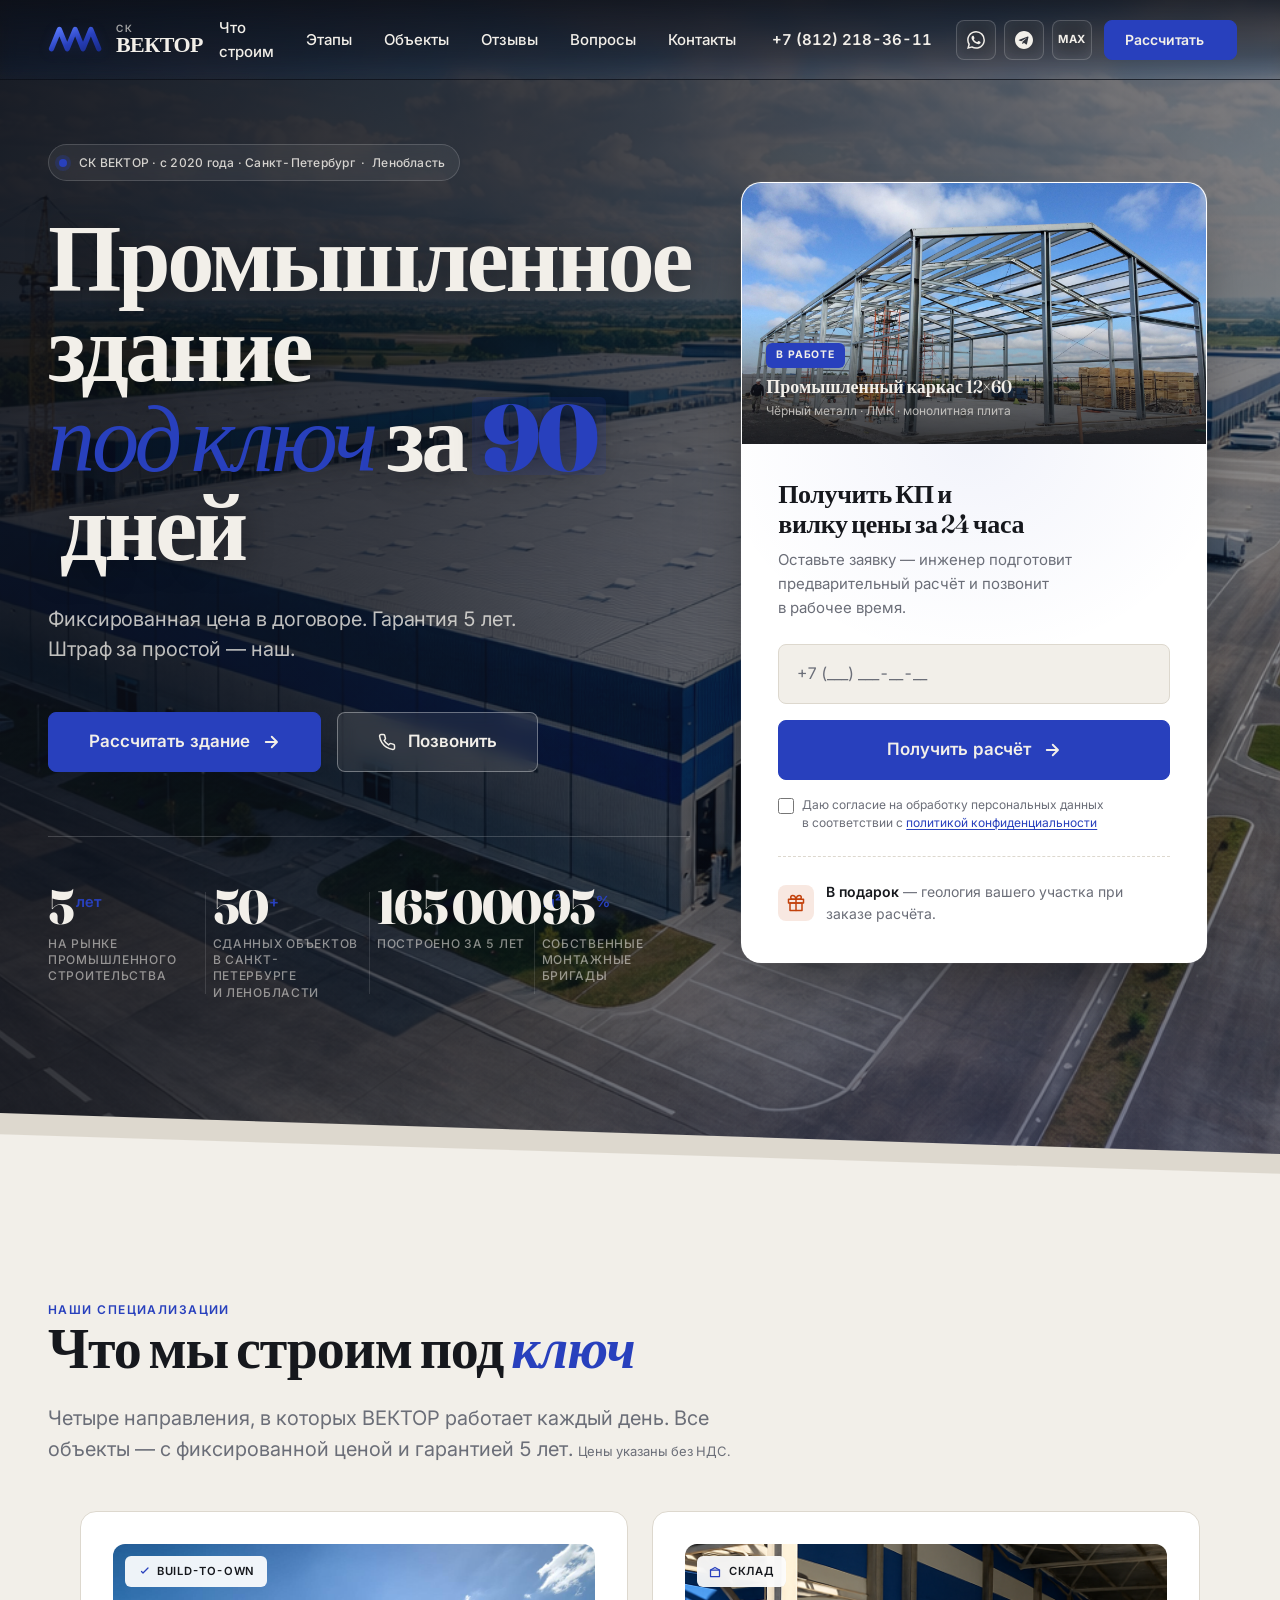
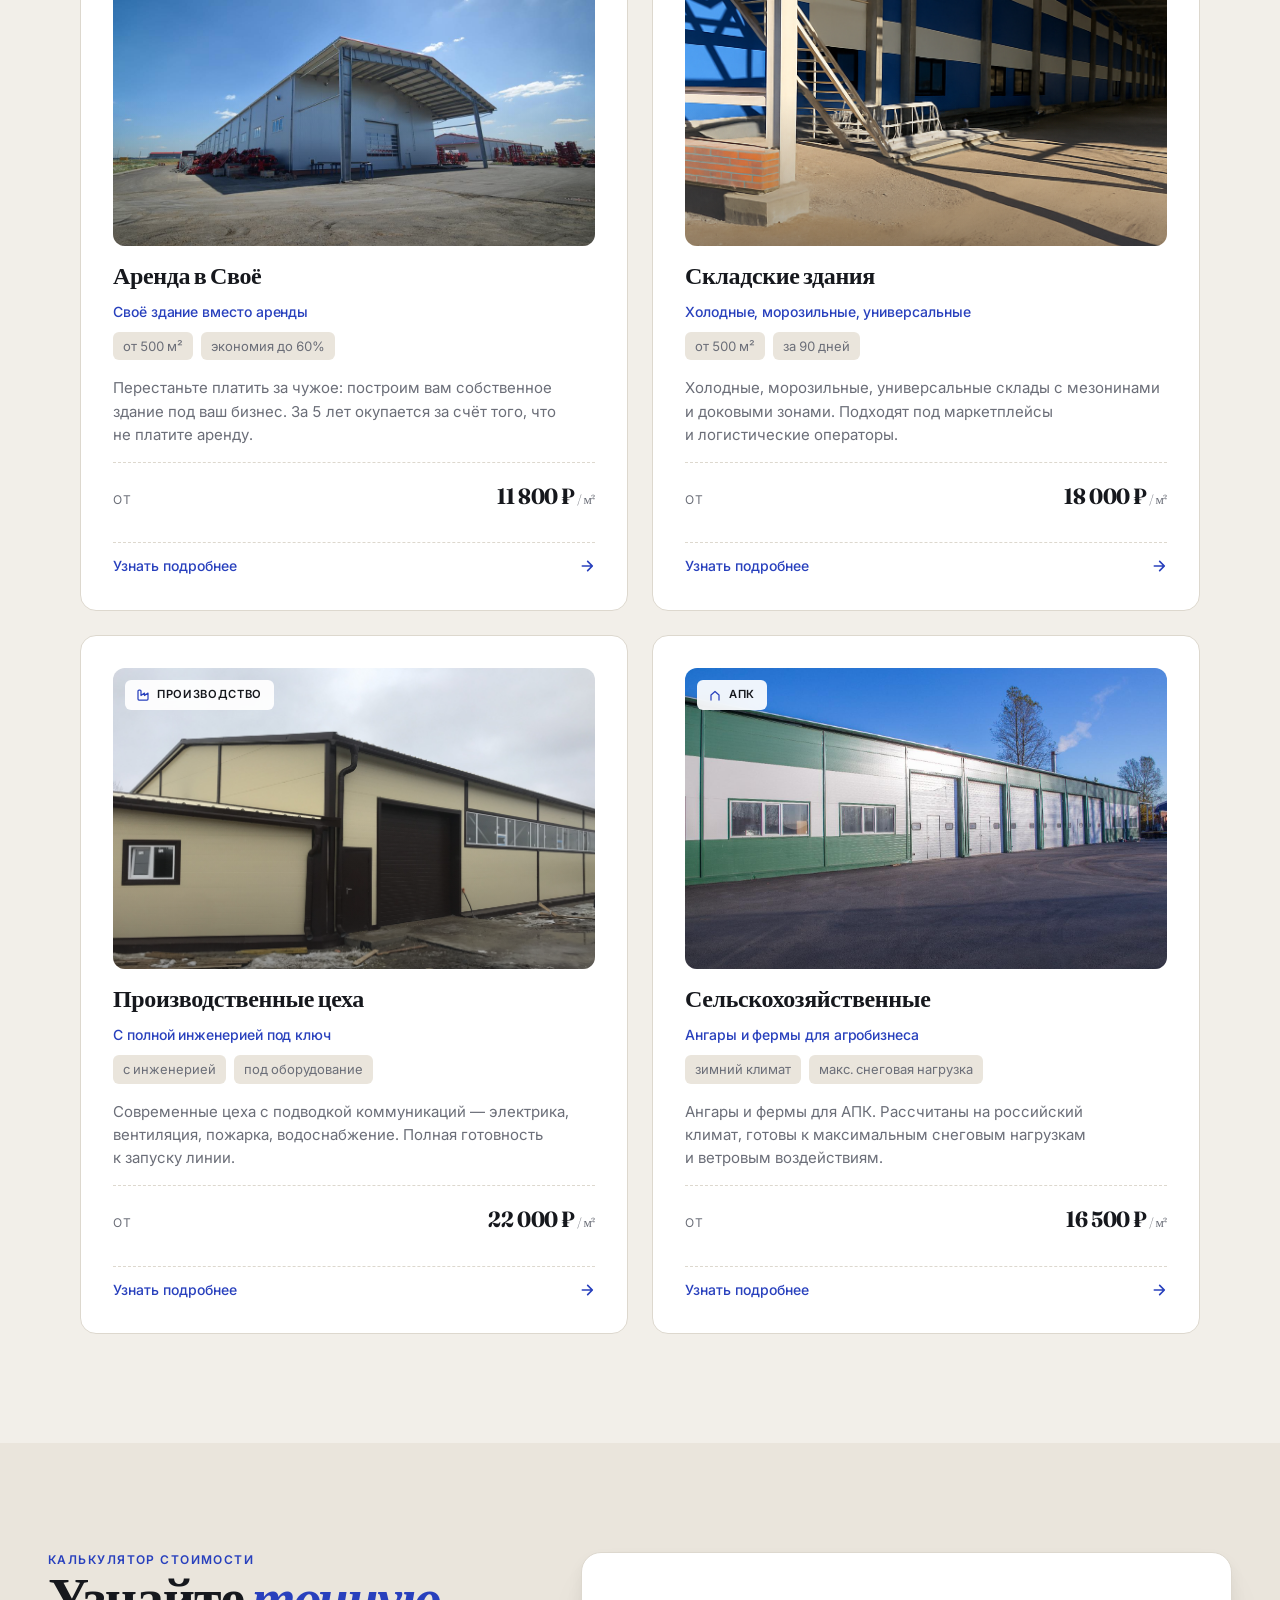
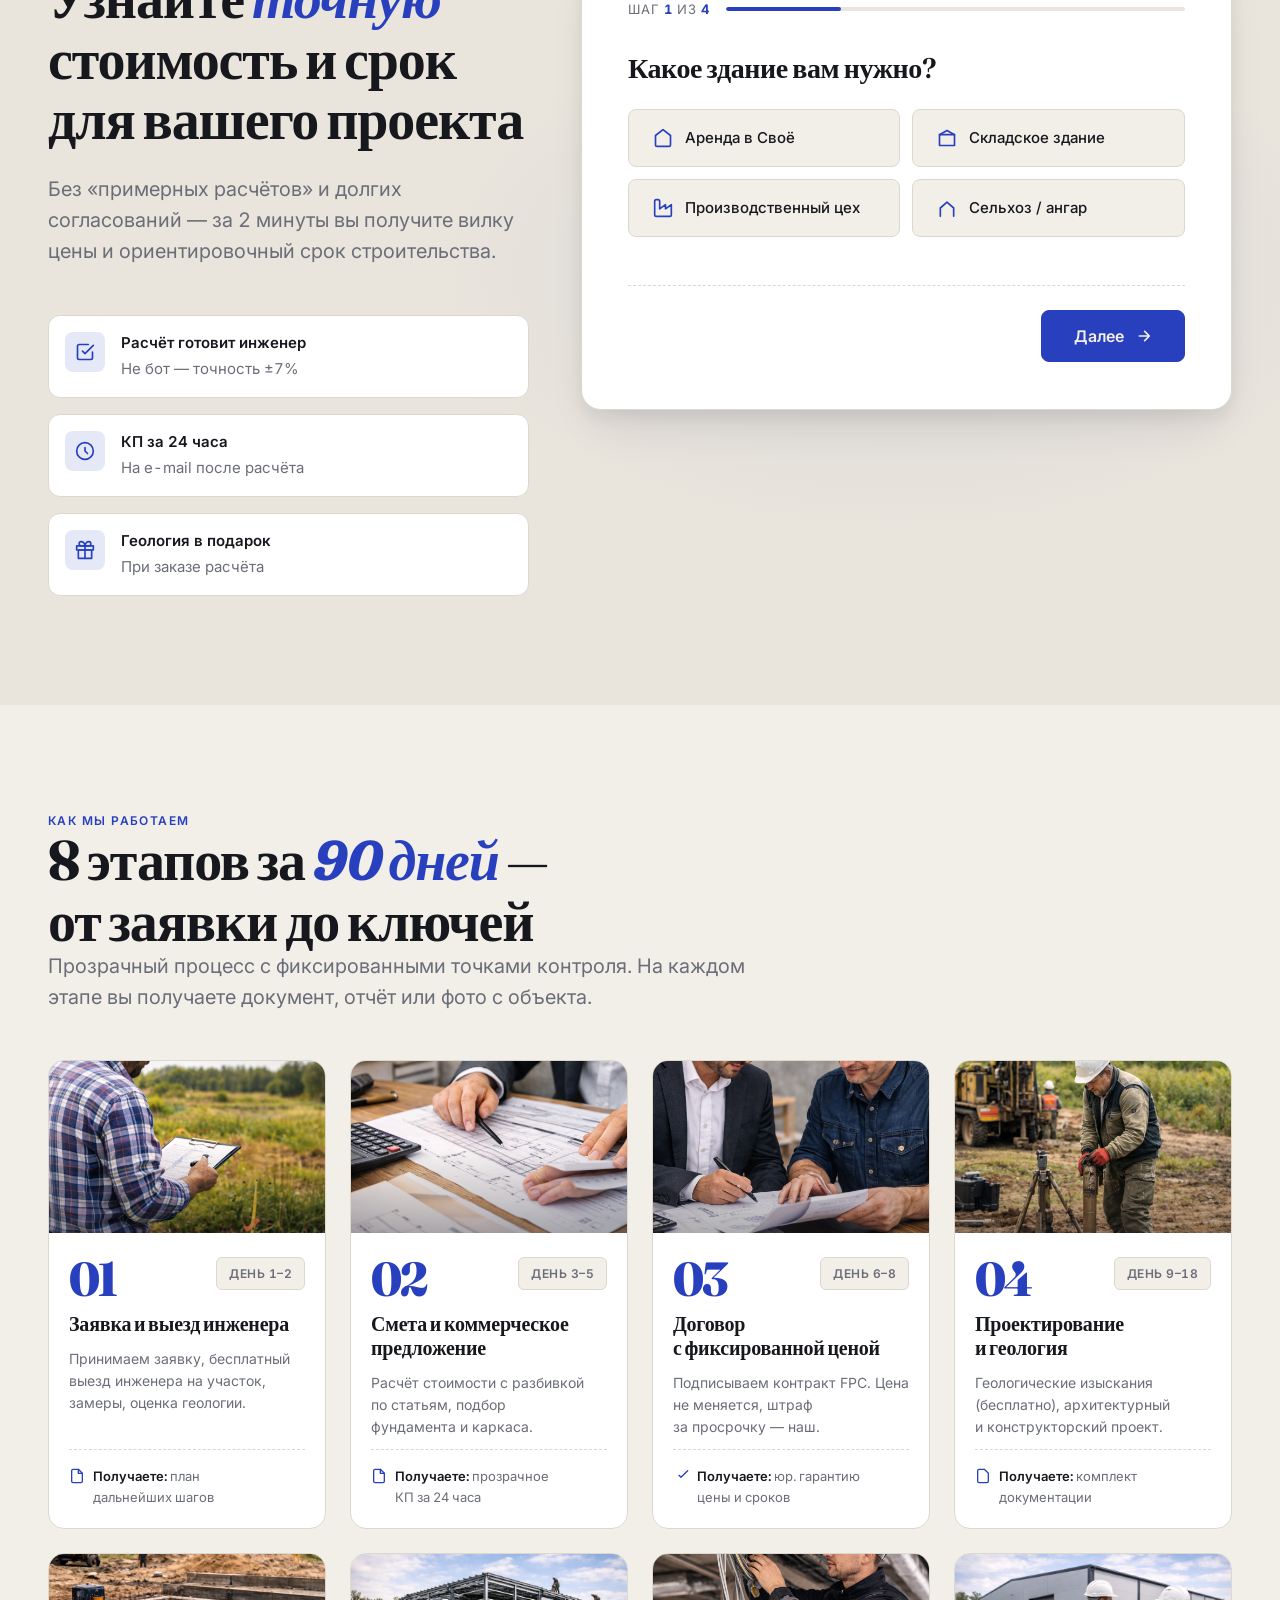
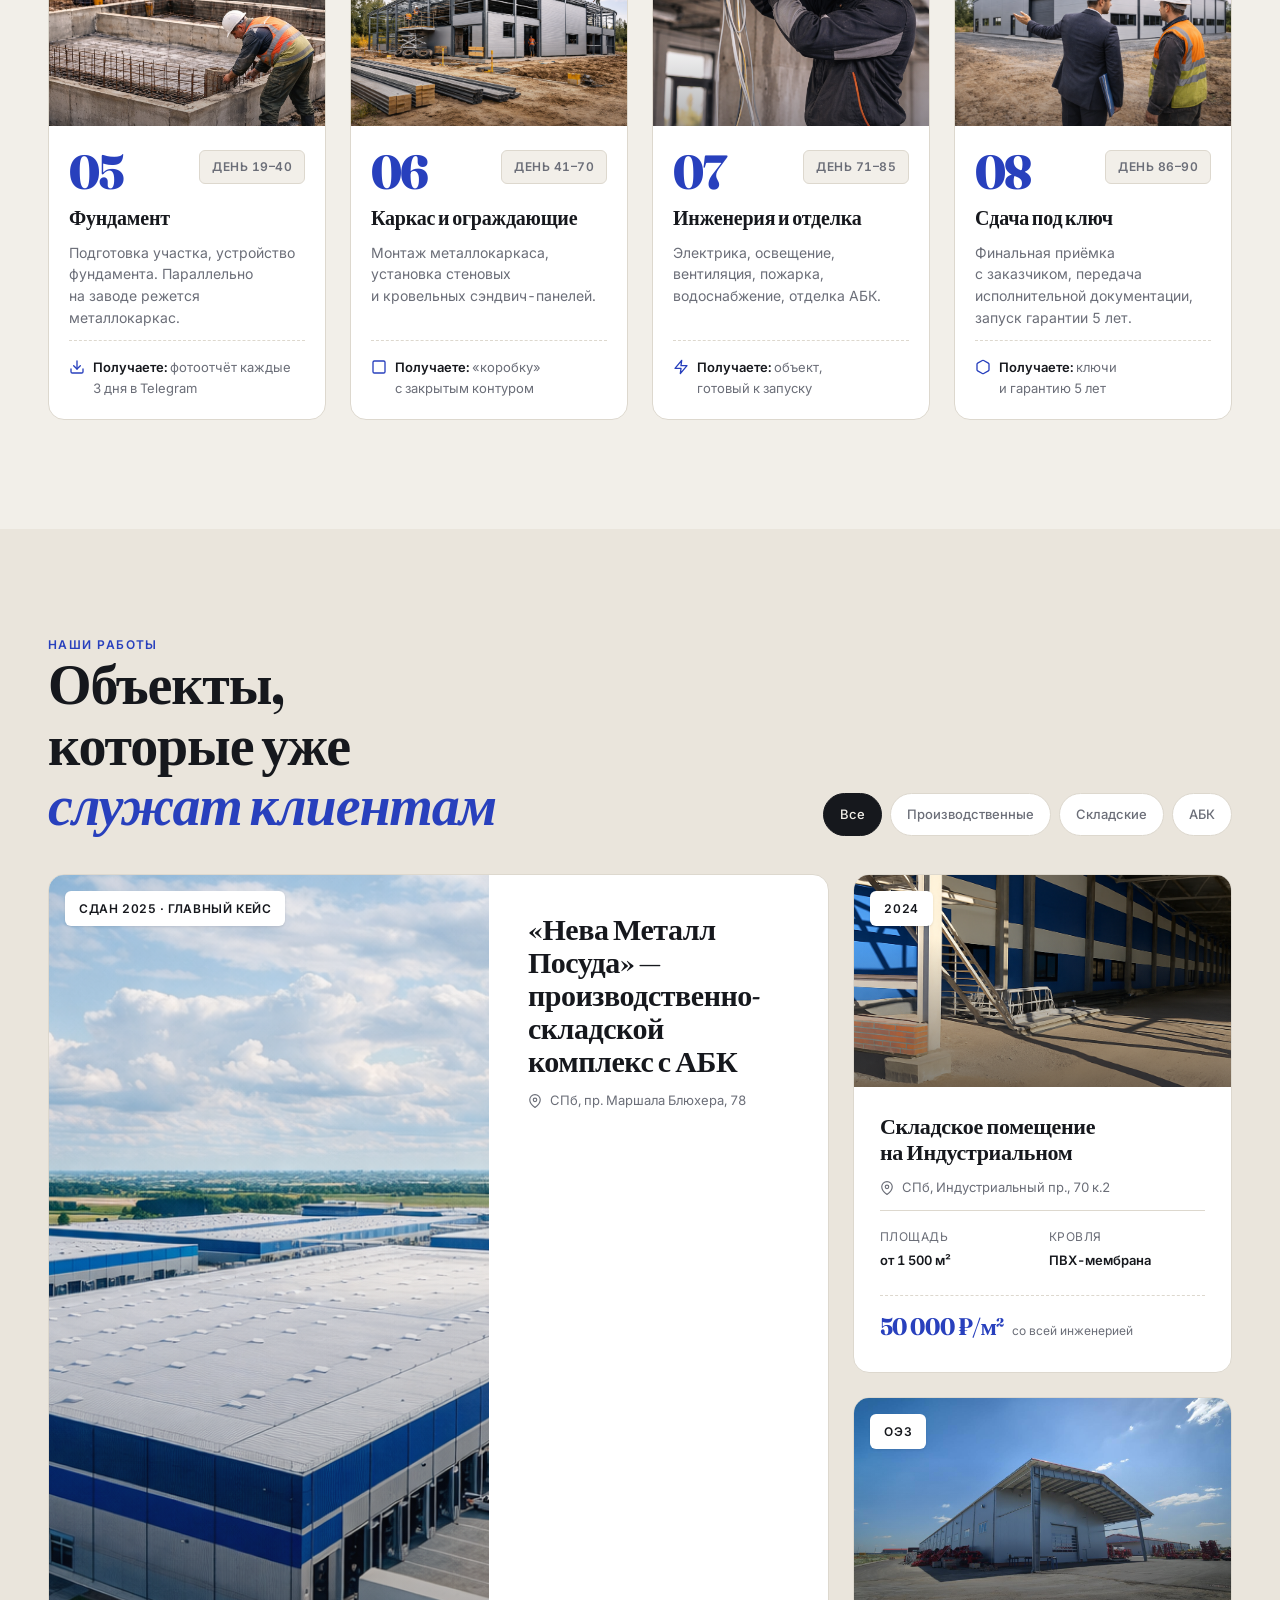
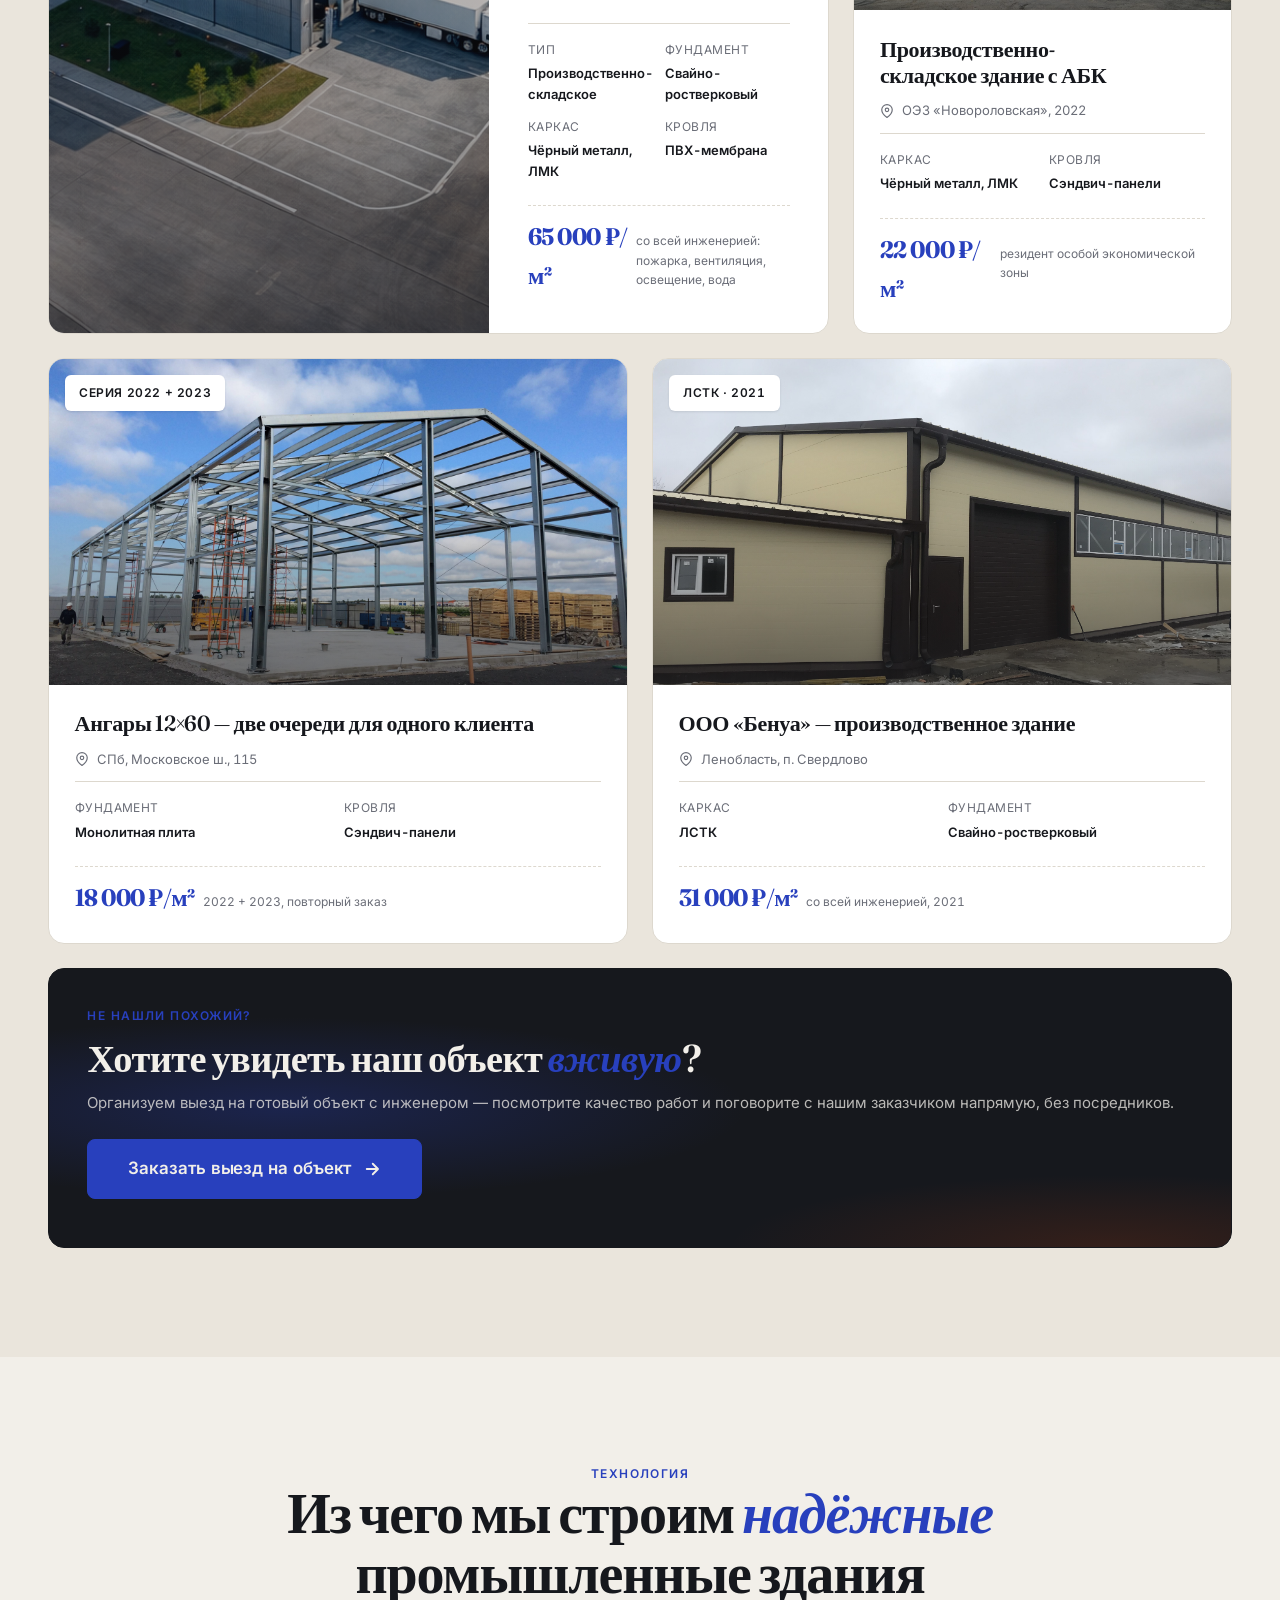
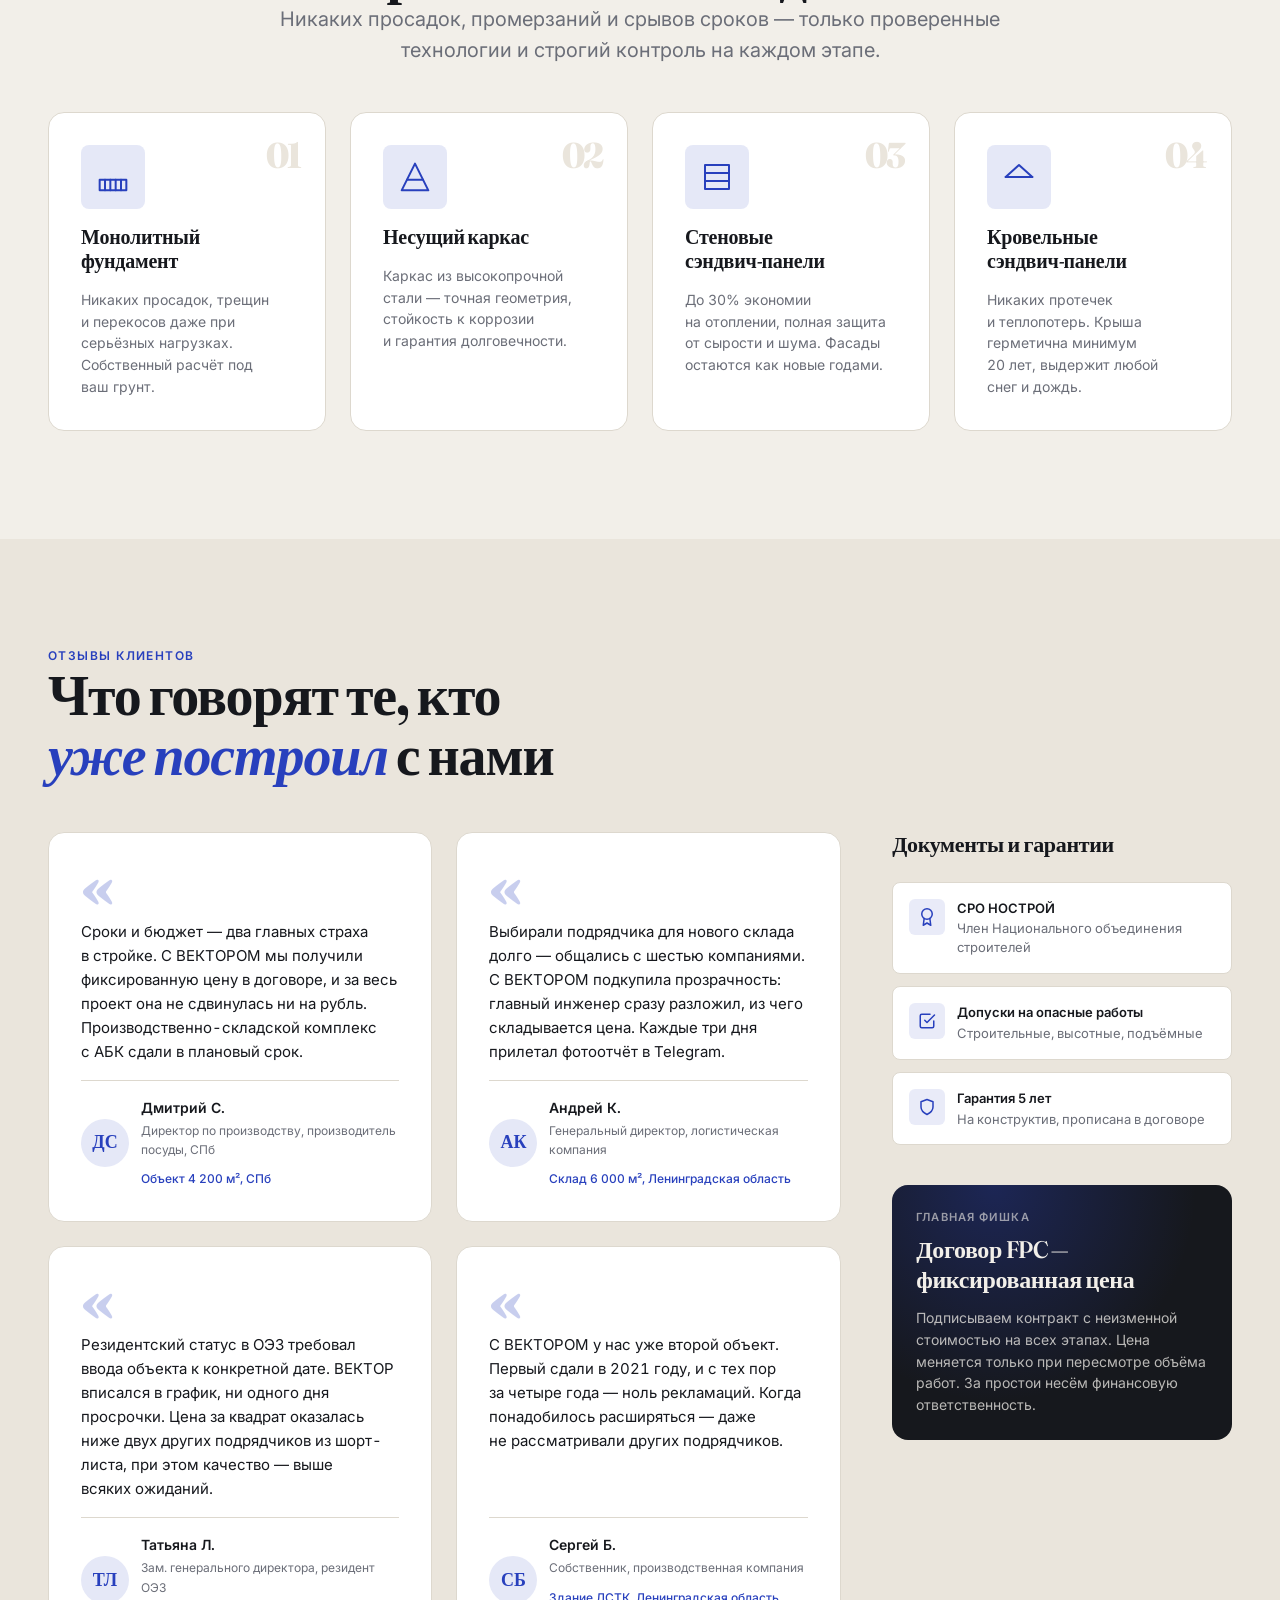
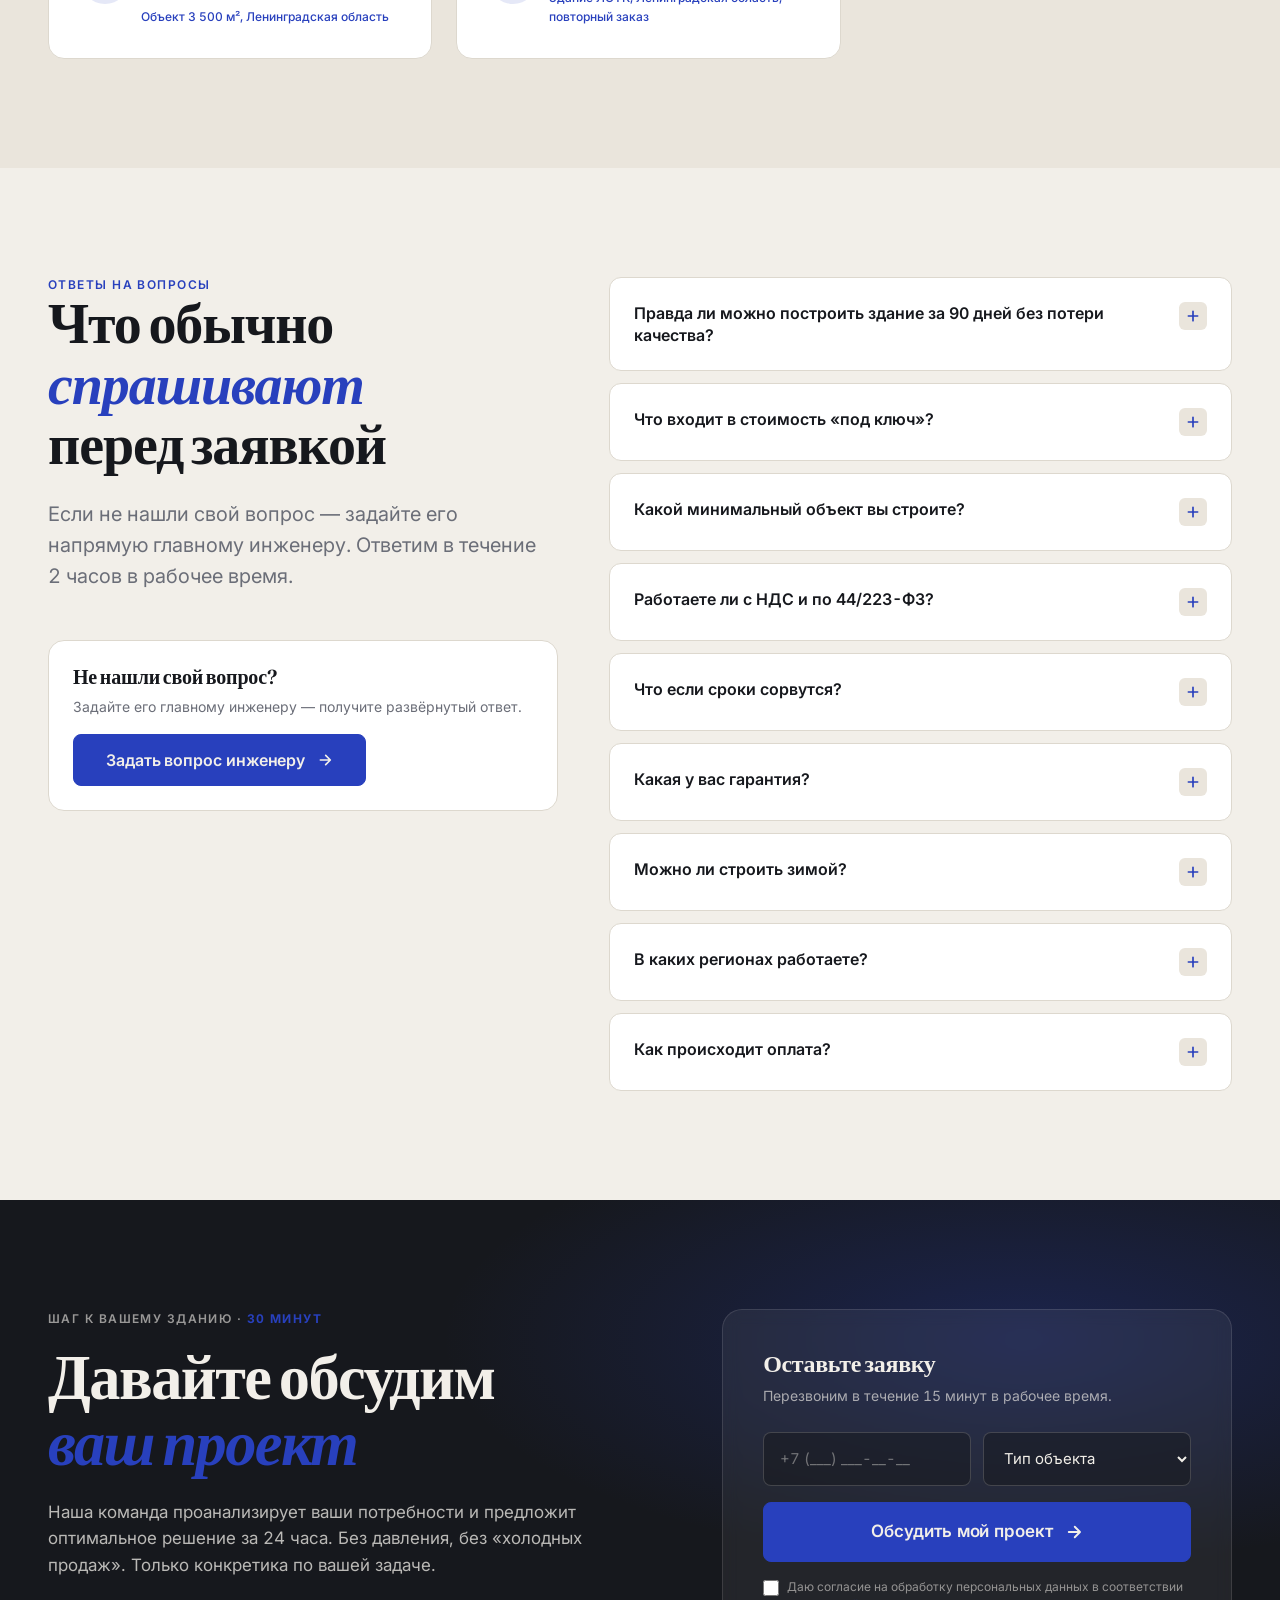
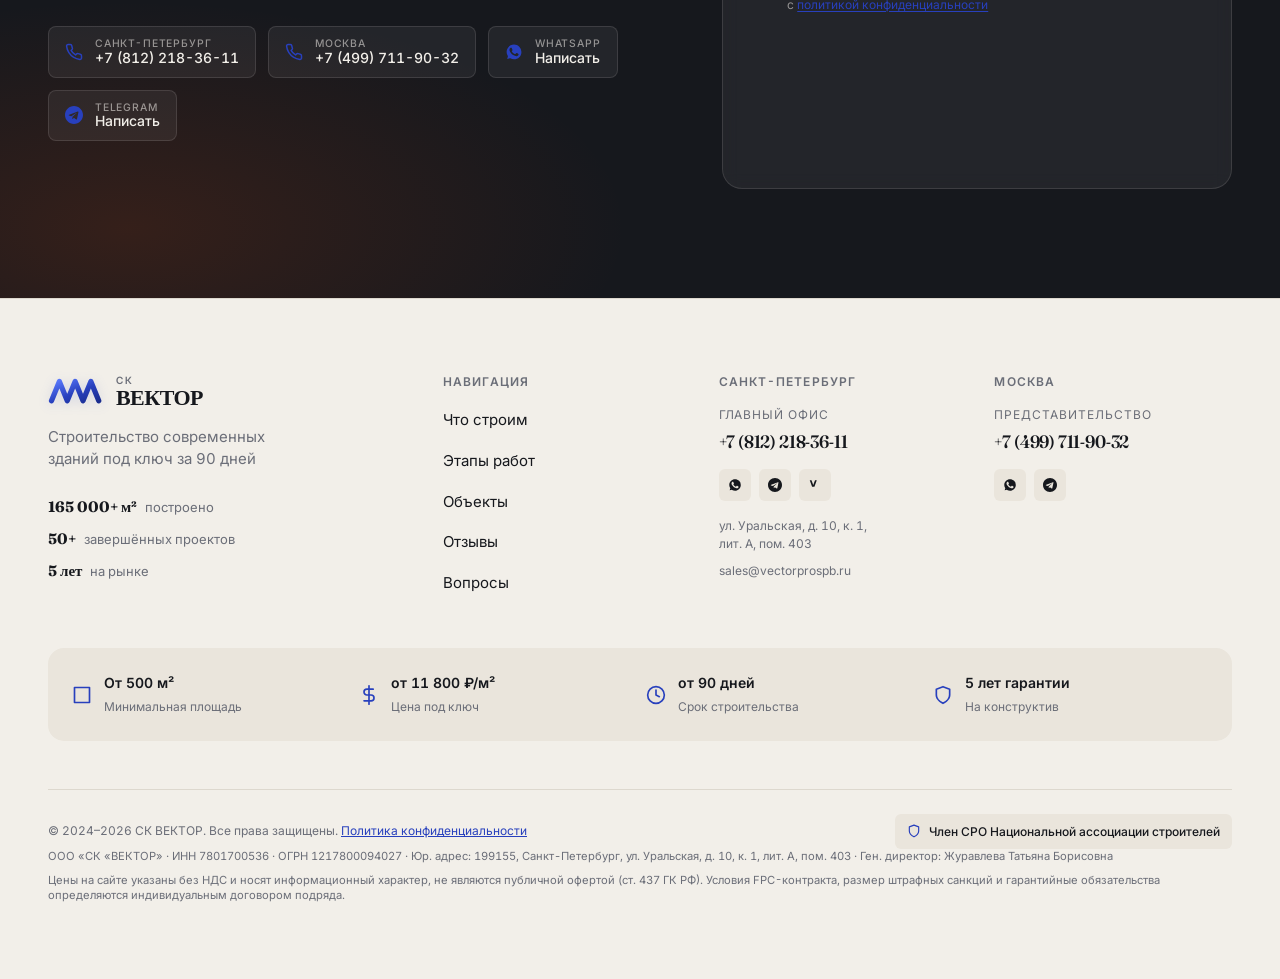
<file: landing-spb/index.html>
<!DOCTYPE html>
<html lang="ru">
<head>
  <meta charset="UTF-8" />
  <meta name="viewport" content="width=device-width, initial-scale=1.0" />
  <title>СК ВЕКТОР — промышленные здания под ключ за 90 дней в Санкт-Петербурге</title>
  <meta name="description" content="Строим ангары, склады и производственные здания из металлоконструкций под ключ от 11 800 ₽/м². Фиксированная цена в договоре, гарантия 5 лет, сдача за 90 дней. Санкт-Петербург, Ленинградская область." />
  <meta name="theme-color" content="#F2EFE9" />

  <link rel="preconnect" href="https://fonts.googleapis.com" />
  <link rel="preconnect" href="https://fonts.gstatic.com" crossorigin />
  <link href="https://fonts.googleapis.com/css2?family=Fraunces:opsz,wght,SOFT@9..144,400..900,0..100&family=Inter:wght@400;500;600;700&display=swap" rel="stylesheet" />

  <link rel="stylesheet" href="styles/main.css" />
</head>
<body>

  <!-- ======================================================
       HEADER
  ====================================================== -->
  <header class="header">
    <div class="container header__inner">

      <a href="#top" class="logo" aria-label="СК ВЕКТОР — на главную">
        <span class="logo__mark" aria-hidden="true">
          <svg viewBox="0 0 64 40" xmlns="http://www.w3.org/2000/svg" fill="none">
            <defs>
              <linearGradient id="logoGrad" x1="0%" y1="0%" x2="100%" y2="100%">
                <stop offset="0%" stop-color="#5B7BFF"/>
                <stop offset="55%" stop-color="#2840BD"/>
                <stop offset="100%" stop-color="#1A2D8F"/>
              </linearGradient>
            </defs>
            <path d="M4 30 L13 8 L22 30 L31 8 L40 30 L49 8 L58 30"
                  stroke="url(#logoGrad)" stroke-width="6"
                  stroke-linecap="round" stroke-linejoin="round"/>
          </svg>
        </span>
        <span class="logo__text">
          <span class="logo__sub">СК</span>
          ВЕКТОР
        </span>
      </a>

      <nav class="nav" aria-label="Главное меню">
        <a href="#services" class="nav__link">Что строим</a>
        <a href="#process" class="nav__link">Этапы</a>
        <a href="#cases" class="nav__link">Объекты</a>
        <a href="#reviews" class="nav__link">Отзывы</a>
        <a href="#faq" class="nav__link">Вопросы</a>
        <a href="#contacts" class="nav__link">Контакты</a>
      </nav>

      <div class="header__contacts">
        <a href="tel:+78122183611" class="header__phone">
          <svg class="header__phone-icon" viewBox="0 0 24 24" fill="none" stroke="currentColor" stroke-width="2" stroke-linecap="round" stroke-linejoin="round" aria-hidden="true"><path d="M22 16.92v3a2 2 0 0 1-2.18 2 19.79 19.79 0 0 1-8.63-3.07 19.5 19.5 0 0 1-6-6 19.79 19.79 0 0 1-3.07-8.67A2 2 0 0 1 4.11 2h3a2 2 0 0 1 2 1.72 12.84 12.84 0 0 0 .7 2.81 2 2 0 0 1-.45 2.11L8.09 9.91a16 16 0 0 0 6 6l1.27-1.27a2 2 0 0 1 2.11-.45 12.84 12.84 0 0 0 2.81.7A2 2 0 0 1 22 16.92z"/></svg>
          <span>+7 (812) 218-36-11</span>
        </a>

        <ul class="messengers hide-mobile" aria-label="Мессенджеры">
          <li>
            <a href="https://wa.me/78122183611" class="messenger" aria-label="WhatsApp" target="_blank" rel="noopener">
              <svg viewBox="0 0 24 24" fill="currentColor" aria-hidden="true"><path d="M17.472 14.382c-.297-.149-1.758-.867-2.03-.967-.273-.099-.471-.148-.67.15-.197.297-.767.966-.94 1.164-.173.199-.347.223-.644.075-.297-.15-1.255-.463-2.39-1.475-.883-.788-1.48-1.761-1.653-2.059-.173-.297-.018-.458.13-.606.134-.133.298-.347.446-.52.149-.174.198-.298.298-.497.099-.198.05-.371-.025-.52-.075-.149-.669-1.612-.916-2.207-.242-.579-.487-.5-.669-.51-.173-.008-.371-.01-.57-.01-.198 0-.52.074-.792.372-.272.297-1.04 1.016-1.04 2.479 0 1.462 1.065 2.875 1.213 3.074.149.198 2.096 3.2 5.077 4.487.709.306 1.262.489 1.694.625.712.227 1.36.195 1.871.118.571-.085 1.758-.719 2.006-1.413.248-.694.248-1.289.173-1.413-.074-.124-.272-.198-.57-.347m-5.421 7.403h-.004a9.87 9.87 0 0 1-5.031-1.378l-.361-.214-3.741.982.998-3.648-.235-.374a9.86 9.86 0 0 1-1.51-5.26c.001-5.45 4.436-9.884 9.888-9.884 2.64 0 5.122 1.03 6.988 2.898a9.825 9.825 0 0 1 2.893 6.994c-.003 5.45-4.437 9.884-9.885 9.884m8.413-18.297A11.815 11.815 0 0 0 12.05 0C5.495 0 .16 5.335.157 11.892c0 2.096.547 4.142 1.588 5.945L.057 24l6.305-1.654a11.882 11.882 0 0 0 5.683 1.448h.005c6.554 0 11.89-5.335 11.893-11.893a11.821 11.821 0 0 0-3.48-8.413"/></svg>
            </a>
          </li>
          <li>
            <a href="https://t.me/vectorprospb" class="messenger" aria-label="Telegram" target="_blank" rel="noopener">
              <svg viewBox="0 0 24 24" fill="currentColor" aria-hidden="true"><path d="M12 0C5.374 0 0 5.374 0 12s5.374 12 12 12 12-5.374 12-12S18.626 0 12 0zm5.894 8.221l-1.97 9.28c-.145.658-.537.818-1.084.508l-3-2.21-1.446 1.394c-.14.18-.357.295-.6.295-.002 0-.003 0-.005-.001l.213-3.054 5.56-5.022c.24-.213-.054-.334-.373-.121l-6.869 4.326-2.96-.924c-.64-.203-.658-.643.135-.953l11.566-4.458c.538-.196 1.006.128.832.941z"/></svg>
            </a>
          </li>
          <li>
            <a href="#" class="messenger messenger--max" aria-label="Max (мессенджер)" target="_blank" rel="noopener">
              <span>MAX</span>
            </a>
          </li>
        </ul>

        <a href="#calculator" class="btn btn--sm header__cta">
          Рассчитать
          <svg class="btn__icon" width="16" height="16" viewBox="0 0 24 24" fill="none" stroke="currentColor" stroke-width="2.5" stroke-linecap="round" stroke-linejoin="round" aria-hidden="true"><path d="M5 12h14M13 5l7 7-7 7"/></svg>
        </a>

        <button type="button" class="burger" aria-label="Открыть меню">
          <svg viewBox="0 0 24 24" fill="none" stroke="currentColor" stroke-width="2" stroke-linecap="round" stroke-linejoin="round" aria-hidden="true"><line x1="3" y1="6" x2="21" y2="6"/><line x1="3" y1="12" x2="21" y2="12"/><line x1="3" y1="18" x2="21" y2="18"/></svg>
        </button>
      </div>

    </div>
  </header>

  <main id="top">

    <!-- ======================================================
         HERO
    ====================================================== -->
    <section class="hero" id="hero">

      <!-- Фон-фото -->
      <div class="hero__bg" aria-hidden="true">
        <img src="assets/images/case-warehouse-aerial.png"
             alt=""
             loading="eager" />
      </div>

      <!-- Диагональный разделитель снизу: левый край выше, правый ниже + лёгкий echo-слой -->
      <svg class="hero__curve" viewBox="0 0 1440 130" preserveAspectRatio="none" aria-hidden="true">
        <path class="hero__curve-echo" d="M0,130 L0,28 L1440,80 L1440,130 Z"/>
        <path class="hero__curve-main" d="M0,130 L0,55 L1440,105 L1440,130 Z"/>
      </svg>

      <div class="container hero__inner">

        <div class="hero__content">

          <div class="hero__eyebrow">
            <span class="hero__eyebrow-dot" aria-hidden="true"></span>
            <span class="hero__eyebrow-text">СК&nbsp;ВЕКТОР · с&nbsp;2020 года · Санкт-Петербург &nbsp;·&nbsp; Ленобласть</span>
          </div>

          <h1 class="hero__title">
            Промышленное здание<br>
            <em>под ключ</em> за&nbsp;<span class="hero__title-num">90</span>&nbsp;дней
          </h1>

          <p class="hero__lead">
            Фиксированная цена в&nbsp;договоре. Гарантия&nbsp;5&nbsp;лет.
            <br class="hide-mobile">
            Штраф за&nbsp;простой — наш.
          </p>

          <div class="hero__actions">
            <a href="#calculator" class="btn btn--lg">
              Рассчитать здание
              <svg class="btn__icon" width="18" height="18" viewBox="0 0 24 24" fill="none" stroke="currentColor" stroke-width="2.5" stroke-linecap="round" stroke-linejoin="round"><path d="M5 12h14M13 5l7 7-7 7"/></svg>
            </a>
            <a href="tel:+78122183611" class="btn btn--secondary btn--lg">
              <svg width="18" height="18" viewBox="0 0 24 24" fill="none" stroke="currentColor" stroke-width="2" stroke-linecap="round" stroke-linejoin="round"><path d="M22 16.92v3a2 2 0 0 1-2.18 2 19.79 19.79 0 0 1-8.63-3.07 19.5 19.5 0 0 1-6-6 19.79 19.79 0 0 1-3.07-8.67A2 2 0 0 1 4.11 2h3a2 2 0 0 1 2 1.72 12.84 12.84 0 0 0 .7 2.81 2 2 0 0 1-.45 2.11L8.09 9.91a16 16 0 0 0 6 6l1.27-1.27a2 2 0 0 1 2.11-.45 12.84 12.84 0 0 0 2.81.7A2 2 0 0 1 22 16.92z"/></svg>
              Позвонить
            </a>
          </div>

          <ul class="hero__usp">
            <li class="usp">
              <span class="usp__value">5<sup>лет</sup></span>
              <span class="usp__label">на&nbsp;рынке промышленного строительства</span>
            </li>
            <li class="usp">
              <span class="usp__value">50<sup>+</sup></span>
              <span class="usp__label">сданных объектов в&nbsp;Санкт-Петербурге и&nbsp;Ленобласти</span>
            </li>
            <li class="usp">
              <span class="usp__value">165&nbsp;000<sup>м²</sup></span>
              <span class="usp__label">построено за&nbsp;5&nbsp;лет</span>
            </li>
            <li class="usp">
              <span class="usp__value">95<sup>%</sup></span>
              <span class="usp__label">собственные монтажные бригады</span>
            </li>
          </ul>
        </div>

        <aside class="hero__card" aria-labelledby="heroFormTitle">

          <div class="hero__card-photo">
            <img src="assets/images/hero-frame.png"
                 alt="Металлокаркас здания на стройплощадке СК ВЕКТОР"
                 loading="eager" />
            <div class="hero__card-photo-caption">
              <span class="hero__card-photo-caption-label">В работе</span>
              <p class="hero__card-photo-caption-title">Промышленный каркас 12×60</p>
              <p class="hero__card-photo-caption-meta">Чёрный металл · ЛМК · монолитная плита</p>
            </div>
          </div>

          <div class="hero__card-body">
            <div class="hero__card-head">
              <h2 class="hero__card-title" id="heroFormTitle">Получить КП и вилку цены за 24 часа</h2>
              <p class="hero__card-subtitle">Оставьте заявку — инженер подготовит предварительный расчёт и позвонит в&nbsp;рабочее время.</p>
            </div>

            <form class="hero__form" action="#" method="post" novalidate>
              <div class="hero__form-field">
                <label class="visually-hidden" for="heroPhone">Телефон</label>
                <input type="tel" id="heroPhone" name="phone" class="hero__form-input" placeholder="+7 (___) ___-__-__" required />
              </div>

              <button type="submit" class="btn btn--lg">
                Получить расчёт
                <svg class="btn__icon" width="18" height="18" viewBox="0 0 24 24" fill="none" stroke="currentColor" stroke-width="2.5" stroke-linecap="round" stroke-linejoin="round"><path d="M5 12h14M13 5l7 7-7 7"/></svg>
              </button>

              <label class="consent">
                <input type="checkbox" required />
                <span>Даю согласие на обработку персональных данных в&nbsp;соответствии с&nbsp;<a href="privacy.html" target="_blank">политикой конфиденциальности</a></span>
              </label>
            </form>

            <div class="hero__bonus">
              <span class="hero__bonus-icon" aria-hidden="true">
                <svg viewBox="0 0 24 24" fill="none" stroke="currentColor" stroke-width="2" stroke-linecap="round" stroke-linejoin="round"><polygon points="20 12 20 22 4 22 4 12"/><rect x="2" y="7" width="20" height="5"/><line x1="12" y1="22" x2="12" y2="7"/><path d="M12 7H7.5a2.5 2.5 0 0 1 0-5C11 2 12 7 12 7z"/><path d="M12 7h4.5a2.5 2.5 0 0 0 0-5C13 2 12 7 12 7z"/></svg>
              </span>
              <span><strong>В подарок</strong> — геология вашего участка при заказе расчёта.</span>
            </div>
          </div>
        </aside>

      </div>
    </section>

    <!-- ======================================================
         SERVICES — Наши специализации (4 типа из Netlify)
    ====================================================== -->
    <section class="section services" id="services">
      <div class="container">
        <div class="section__head">
          <p class="overline">Наши специализации</p>
          <h2 class="section__title h2">Что мы строим под&nbsp;<em class="italic-accent">ключ</em></h2>
          <p class="lead">Четыре направления, в которых ВЕКТОР работает каждый день. Все объекты — с фиксированной ценой и гарантией 5&nbsp;лет. <span style="font-size:0.8125rem;color:var(--text-muted);">Цены указаны без&nbsp;НДС.</span></p>
        </div>

        <div class="services__grid">

          <a href="services/rental.html" class="service-card">
            <div class="service-card__media">
              <span class="service-card__media-tag"><svg viewBox="0 0 24 24" fill="none" stroke="currentColor" stroke-width="2.5" stroke-linecap="round" stroke-linejoin="round"><path d="M9 11l3 3L22 4"/></svg>Build-to-own</span>
              <img src="assets/images/service-rental-3d.jpg"
                   alt="3D-визуализация здания под собственность" loading="lazy" />
            </div>
            <div class="service-card__head">
              <h3 class="service-card__title">Аренда в Своё</h3>
              <p class="service-card__subtitle">Своё здание вместо&nbsp;аренды</p>
              <div class="service-card__meta">
                <span>от 500 м²</span>
                <span>экономия до 60%</span>
              </div>
            </div>
            <p class="service-card__desc">Перестаньте платить за&nbsp;чужое: построим вам собственное здание под&nbsp;ваш бизнес. За&nbsp;5&nbsp;лет окупается за&nbsp;счёт того, что не&nbsp;платите аренду.</p>
            <div class="service-card__price">
              <span class="service-card__price-label">от</span>
              <span class="service-card__price-value">11&nbsp;800&nbsp;₽<em>/&nbsp;м²</em></span>
            </div>
            <div class="service-card__cta"><span>Узнать подробнее</span><svg viewBox="0 0 24 24" fill="none" stroke="currentColor" stroke-width="2.5" stroke-linecap="round" stroke-linejoin="round"><path d="M5 12h14M13 5l7 7-7 7"/></svg></div>
          </a>

          <a href="services/warehouse.html" class="service-card">
            <div class="service-card__media">
              <span class="service-card__media-tag"><svg viewBox="0 0 24 24" fill="none" stroke="currentColor" stroke-width="2.5" stroke-linecap="round" stroke-linejoin="round"><rect x="3" y="8" width="18" height="13"/><path d="M3 8l9-5 9 5"/></svg>Склад</span>
              <img src="assets/images/service-warehouse.png"
                   alt="Строительство складского здания СК ВЕКТОР" loading="lazy" />
            </div>
            <div class="service-card__head">
              <h3 class="service-card__title">Складские здания</h3>
              <p class="service-card__subtitle">Холодные, морозильные, универсальные</p>
              <div class="service-card__meta">
                <span>от 500 м²</span>
                <span>за 90 дней</span>
              </div>
            </div>
            <p class="service-card__desc">Холодные, морозильные, универсальные склады с&nbsp;мезонинами и&nbsp;доковыми зонами. Подходят под&nbsp;маркетплейсы и&nbsp;логистические операторы.</p>
            <div class="service-card__price">
              <span class="service-card__price-label">от</span>
              <span class="service-card__price-value">18&nbsp;000&nbsp;₽<em>/&nbsp;м²</em></span>
            </div>
            <div class="service-card__cta"><span>Узнать подробнее</span><svg viewBox="0 0 24 24" fill="none" stroke="currentColor" stroke-width="2.5" stroke-linecap="round" stroke-linejoin="round"><path d="M5 12h14M13 5l7 7-7 7"/></svg></div>
          </a>

          <a href="services/industrial.html" class="service-card">
            <div class="service-card__media">
              <span class="service-card__media-tag"><svg viewBox="0 0 24 24" fill="none" stroke="currentColor" stroke-width="2.5" stroke-linecap="round" stroke-linejoin="round"><path d="M2 20a2 2 0 0 0 2 2h16a2 2 0 0 0 2-2V8l-7 5V8l-7 5V4a2 2 0 0 0-2-2H4a2 2 0 0 0-2 2z"/></svg>Производство</span>
              <img src="assets/images/service-industrial.jpg"
                   alt="Главный инженер СК ВЕКТОР на объекте" loading="lazy" />
            </div>
            <div class="service-card__head">
              <h3 class="service-card__title">Производственные цеха</h3>
              <p class="service-card__subtitle">С полной инженерией под ключ</p>
              <div class="service-card__meta">
                <span>с инженерией</span>
                <span>под оборудование</span>
              </div>
            </div>
            <p class="service-card__desc">Современные цеха с&nbsp;подводкой коммуникаций — электрика, вентиляция, пожарка, водоснабжение. Полная готовность к&nbsp;запуску линии.</p>
            <div class="service-card__price">
              <span class="service-card__price-label">от</span>
              <span class="service-card__price-value">22&nbsp;000&nbsp;₽<em>/&nbsp;м²</em></span>
            </div>
            <div class="service-card__cta"><span>Узнать подробнее</span><svg viewBox="0 0 24 24" fill="none" stroke="currentColor" stroke-width="2.5" stroke-linecap="round" stroke-linejoin="round"><path d="M5 12h14M13 5l7 7-7 7"/></svg></div>
          </a>

          <a href="services/agro.html" class="service-card">
            <div class="service-card__media">
              <span class="service-card__media-tag"><svg viewBox="0 0 24 24" fill="none" stroke="currentColor" stroke-width="2.5" stroke-linecap="round" stroke-linejoin="round"><path d="M4 22V12l8-7 8 7v10"/></svg>АПК</span>
              <img src="assets/images/service-agro.jpg"
                   alt="Сельскохозяйственный ангар на металлокаркасе" loading="lazy" />
            </div>
            <div class="service-card__head">
              <h3 class="service-card__title">Сельскохозяйственные</h3>
              <p class="service-card__subtitle">Ангары и фермы для агробизнеса</p>
              <div class="service-card__meta">
                <span>зимний климат</span>
                <span>макс. снеговая нагрузка</span>
              </div>
            </div>
            <p class="service-card__desc">Ангары и&nbsp;фермы для АПК. Рассчитаны на&nbsp;российский климат, готовы к&nbsp;максимальным снеговым нагрузкам и&nbsp;ветровым воздействиям.</p>
            <div class="service-card__price">
              <span class="service-card__price-label">от</span>
              <span class="service-card__price-value">16&nbsp;500&nbsp;₽<em>/&nbsp;м²</em></span>
            </div>
            <div class="service-card__cta"><span>Узнать подробнее</span><svg viewBox="0 0 24 24" fill="none" stroke="currentColor" stroke-width="2.5" stroke-linecap="round" stroke-linejoin="round"><path d="M5 12h14M13 5l7 7-7 7"/></svg></div>
          </a>

        </div>
      </div>
    </section>

    <!-- ======================================================
         CALCULATOR — Квиз
    ====================================================== -->
    <section class="section calculator" id="calculator">
      <div class="container">
        <div class="calculator__inner">

          <div class="calculator__intro">
            <p class="overline">Калькулятор стоимости</p>
            <h2 class="h2">Узнайте <em class="italic-accent">точную</em> стоимость и срок для вашего проекта</h2>
            <p class="lead">Без «примерных расчётов» и&nbsp;долгих согласований — за&nbsp;2&nbsp;минуты вы&nbsp;получите вилку цены и&nbsp;ориентировочный срок строительства.</p>

            <ul class="calculator__benefits">
              <li class="calculator__benefit">
                <span class="calculator__benefit-icon"><svg viewBox="0 0 24 24" fill="none" stroke="currentColor" stroke-width="2" stroke-linecap="round" stroke-linejoin="round"><path d="M9 11l3 3L22 4"/><path d="M21 12v7a2 2 0 0 1-2 2H5a2 2 0 0 1-2-2V5a2 2 0 0 1 2-2h11"/></svg></span>
                <span class="calculator__benefit-text"><strong>Расчёт готовит инженер</strong><span>Не бот — точность ±7%</span></span>
              </li>
              <li class="calculator__benefit">
                <span class="calculator__benefit-icon"><svg viewBox="0 0 24 24" fill="none" stroke="currentColor" stroke-width="2" stroke-linecap="round" stroke-linejoin="round"><path d="M12 8v4l3 3"/><circle cx="12" cy="12" r="10"/></svg></span>
                <span class="calculator__benefit-text"><strong>КП за 24 часа</strong><span>На&nbsp;e-mail после расчёта</span></span>
              </li>
              <li class="calculator__benefit">
                <span class="calculator__benefit-icon"><svg viewBox="0 0 24 24" fill="none" stroke="currentColor" stroke-width="2" stroke-linecap="round" stroke-linejoin="round"><polygon points="20 12 20 22 4 22 4 12"/><rect x="2" y="7" width="20" height="5"/><line x1="12" y1="22" x2="12" y2="7"/><path d="M12 7H7.5a2.5 2.5 0 0 1 0-5C11 2 12 7 12 7z"/><path d="M12 7h4.5a2.5 2.5 0 0 0 0-5C13 2 12 7 12 7z"/></svg></span>
                <span class="calculator__benefit-text"><strong>Геология в подарок</strong><span>При заказе расчёта</span></span>
              </li>
            </ul>
          </div>

          <div class="quiz" id="quiz">
            <div class="quiz__progress">
              <span class="quiz__progress-label">Шаг <strong id="quizStepNum">1</strong>&nbsp;из&nbsp;<strong id="quizTotal">4</strong></span>
              <div class="quiz__progress-bar"><div class="quiz__progress-fill" id="quizFill" style="width:25%"></div></div>
            </div>

            <!-- Step 1: Тип здания -->
            <div class="quiz__step is-active" data-step="1">
              <h3 class="quiz__question">Какое здание вам нужно?</h3>
              <div class="quiz__options">
                <button type="button" class="quiz__option" data-value="rental">
                  <svg class="quiz__option-icon" viewBox="0 0 24 24" fill="none" stroke="currentColor" stroke-width="2" stroke-linecap="round" stroke-linejoin="round"><path d="M3 9l9-7 9 7v11a2 2 0 0 1-2 2H5a2 2 0 0 1-2-2z"/></svg>
                  Аренда в Своё
                </button>
                <button type="button" class="quiz__option" data-value="warehouse">
                  <svg class="quiz__option-icon" viewBox="0 0 24 24" fill="none" stroke="currentColor" stroke-width="2" stroke-linecap="round" stroke-linejoin="round"><rect x="3" y="8" width="18" height="13"/><path d="M3 8l9-5 9 5"/></svg>
                  Складское здание
                </button>
                <button type="button" class="quiz__option" data-value="industrial">
                  <svg class="quiz__option-icon" viewBox="0 0 24 24" fill="none" stroke="currentColor" stroke-width="2" stroke-linecap="round" stroke-linejoin="round"><path d="M2 20a2 2 0 0 0 2 2h16a2 2 0 0 0 2-2V8l-7 5V8l-7 5V4a2 2 0 0 0-2-2H4a2 2 0 0 0-2 2z"/></svg>
                  Производственный цех
                </button>
                <button type="button" class="quiz__option" data-value="agro">
                  <svg class="quiz__option-icon" viewBox="0 0 24 24" fill="none" stroke="currentColor" stroke-width="2" stroke-linecap="round" stroke-linejoin="round"><path d="M4 22V12l8-7 8 7v10"/></svg>
                  Сельхоз / ангар
                </button>
              </div>
            </div>

            <!-- Step 2: Площадь -->
            <div class="quiz__step" data-step="2">
              <h3 class="quiz__question">Какая площадь объекта?</h3>
              <div class="quiz__range">
                <div class="quiz__range-value"><span id="quizArea">1500</span><span>м²</span></div>
                <input type="range" min="500" max="10000" step="100" value="1500" class="quiz__range-input" id="quizAreaInput" />
                <div class="quiz__range-marks"><span>500&nbsp;м²</span><span>10&nbsp;000&nbsp;м²</span></div>
              </div>
            </div>

            <!-- Step 3: Когда -->
            <div class="quiz__step" data-step="3">
              <h3 class="quiz__question">Когда планируете начать?</h3>
              <div class="quiz__options">
                <button type="button" class="quiz__option" data-value="3m">Через 3 месяца</button>
                <button type="button" class="quiz__option" data-value="6m">Через 6 месяцев</button>
                <button type="button" class="quiz__option" data-value="1y">Через 1 год</button>
                <button type="button" class="quiz__option" data-value="now">Уже выбираю подрядчика</button>
              </div>
            </div>

            <!-- Step 4: Контакты -->
            <div class="quiz__step" data-step="4">
              <h3 class="quiz__question">Куда отправить расчёт?</h3>
              <div class="quiz__field">
                <input type="tel" class="quiz__input" placeholder="+7 (___) ___-__-__" />
                <button type="button" class="btn btn--lg" id="quizSubmit">
                  Узнать предварительную цену
                  <svg class="btn__icon" width="18" height="18" viewBox="0 0 24 24" fill="none" stroke="currentColor" stroke-width="2.5" stroke-linecap="round" stroke-linejoin="round"><path d="M5 12h14M13 5l7 7-7 7"/></svg>
                </button>
                <label class="consent">
                  <input type="checkbox" id="quizConsent" required />
                  <span>Даю согласие на обработку персональных данных в&nbsp;соответствии с&nbsp;<a href="privacy.html" target="_blank">политикой конфиденциальности</a></span>
                </label>
              </div>
            </div>

            <!-- Step 5: Результат -->
            <div class="quiz__step quiz__step--result" data-step="5">
              <p class="quiz__result-label">Предварительная стоимость</p>
              <p class="quiz__result-price">
                <span id="resultPrice">от&nbsp;17,7</span>
                <span class="quiz__result-currency">млн&nbsp;₽</span>
              </p>
              <p class="quiz__result-range" id="resultRange">17,7 — 23,9 млн&nbsp;₽ под&nbsp;ключ</p>

              <ul class="quiz__result-meta">
                <li>
                  <span>Тип объекта</span>
                  <strong id="resultType">Складское здание</strong>
                </li>
                <li>
                  <span>Площадь</span>
                  <strong id="resultArea">1&nbsp;500&nbsp;м²</strong>
                </li>
                <li>
                  <span>Срок строительства</span>
                  <strong id="resultDays">90&nbsp;дней</strong>
                </li>
                <li>
                  <span>Гарантия</span>
                  <strong>5&nbsp;лет</strong>
                </li>
              </ul>

              <div class="quiz__result-note">
                <svg viewBox="0 0 24 24" fill="none" stroke="currentColor" stroke-width="2" stroke-linecap="round" stroke-linejoin="round" aria-hidden="true"><circle cx="12" cy="12" r="10"/><line x1="12" y1="16" x2="12" y2="12"/><line x1="12" y1="8" x2="12.01" y2="8"/></svg>
                <span>Это предварительный расчёт. <strong>Точное КП с&nbsp;разбивкой инженер пришлёт за&nbsp;24&nbsp;часа</strong> на&nbsp;ваш телефон в&nbsp;Telegram/WhatsApp.</span>
              </div>

              <p class="quiz__result-trust">📐&nbsp;&nbsp;Расчёт готовит инженер, не&nbsp;бот · точность ±7%</p>
            </div>

            <div class="quiz__nav">
              <button type="button" class="quiz__back" id="quizBack" disabled>
                <svg viewBox="0 0 24 24" fill="none" stroke="currentColor" stroke-width="2" stroke-linecap="round" stroke-linejoin="round"><path d="M19 12H5M12 19l-7-7 7-7"/></svg>
                Назад
              </button>
              <button type="button" class="btn" id="quizNext">
                Далее
                <svg class="btn__icon" width="16" height="16" viewBox="0 0 24 24" fill="none" stroke="currentColor" stroke-width="2.5" stroke-linecap="round" stroke-linejoin="round"><path d="M5 12h14M13 5l7 7-7 7"/></svg>
              </button>
            </div>
          </div>

        </div>
      </div>
    </section>

    <!-- ======================================================
         PROCESS — Этапы за 90 дней
    ====================================================== -->
    <section class="section process" id="process">
      <div class="container">
        <div class="section__head">
          <p class="overline">Как мы работаем</p>
          <h2 class="h2">8 этапов за <em class="italic-accent">90 дней</em> — от заявки до ключей</h2>
          <p class="lead">Прозрачный процесс с фиксированными точками контроля. На каждом этапе вы получаете документ, отчёт или фото с объекта.</p>
        </div>

        <div class="process__timeline">

          <article class="process-step">
            <div class="process-step__photo">
              <img src="assets/images/process/step-01.png" alt="Инженер на участке" loading="lazy" />
            </div>
            <div class="process-step__head">
              <div class="process-step__num">01</div>
              <div class="process-step__day">День 1–2</div>
            </div>
            <h3 class="process-step__title">Заявка и&nbsp;выезд инженера</h3>
            <p class="process-step__desc">Принимаем заявку, бесплатный выезд инженера на&nbsp;участок, замеры, оценка геологии.</p>
            <p class="process-step__output"><svg viewBox="0 0 24 24" fill="none" stroke="currentColor" stroke-width="2" stroke-linecap="round" stroke-linejoin="round"><path d="M14 2H6a2 2 0 0 0-2 2v16a2 2 0 0 0 2 2h12a2 2 0 0 0 2-2V8z"/><polyline points="14 2 14 8 20 8"/></svg><span><strong>Получаете:</strong> план дальнейших шагов</span></p>
          </article>

          <article class="process-step">
            <div class="process-step__photo">
              <img src="assets/images/process/step-02.png" alt="Чертежи и сметная документация" loading="lazy" />
            </div>
            <div class="process-step__head">
              <div class="process-step__num">02</div>
              <div class="process-step__day">День 3–5</div>
            </div>
            <h3 class="process-step__title">Смета и&nbsp;коммерческое предложение</h3>
            <p class="process-step__desc">Расчёт стоимости с&nbsp;разбивкой по&nbsp;статьям, подбор фундамента и&nbsp;каркаса.</p>
            <p class="process-step__output"><svg viewBox="0 0 24 24" fill="none" stroke="currentColor" stroke-width="2" stroke-linecap="round" stroke-linejoin="round"><path d="M14 2H6a2 2 0 0 0-2 2v16a2 2 0 0 0 2 2h12a2 2 0 0 0 2-2V8z"/><polyline points="14 2 14 8 20 8"/></svg><span><strong>Получаете:</strong> прозрачное КП за&nbsp;24&nbsp;часа</span></p>
          </article>

          <article class="process-step">
            <div class="process-step__photo">
              <img src="assets/images/process/step-03.png" alt="Подписание договора FPC с заказчиком" loading="lazy" />
            </div>
            <div class="process-step__head">
              <div class="process-step__num">03</div>
              <div class="process-step__day">День 6–8</div>
            </div>
            <h3 class="process-step__title">Договор с&nbsp;фиксированной ценой</h3>
            <p class="process-step__desc">Подписываем контракт FPC. Цена не&nbsp;меняется, штраф за&nbsp;просрочку — наш.</p>
            <p class="process-step__output"><svg viewBox="0 0 24 24" fill="none" stroke="currentColor" stroke-width="2" stroke-linecap="round" stroke-linejoin="round"><path d="M9 11l3 3L22 4"/></svg><span><strong>Получаете:</strong> юр.&nbsp;гарантию цены и&nbsp;сроков</span></p>
          </article>

          <article class="process-step">
            <div class="process-step__photo">
              <img src="assets/images/process/step-04.png" alt="Геологические изыскания на участке" loading="lazy" />
            </div>
            <div class="process-step__head">
              <div class="process-step__num">04</div>
              <div class="process-step__day">День 9–18</div>
            </div>
            <h3 class="process-step__title">Проектирование и&nbsp;геология</h3>
            <p class="process-step__desc">Геологические изыскания (бесплатно), архитектурный и&nbsp;конструкторский проект.</p>
            <p class="process-step__output"><svg viewBox="0 0 24 24" fill="none" stroke="currentColor" stroke-width="2" stroke-linecap="round" stroke-linejoin="round"><path d="M14 2H6a2 2 0 0 0-2 2v16a2 2 0 0 0 2 2h12a2 2 0 0 0 2-2V8z"/></svg><span><strong>Получаете:</strong> комплект документации</span></p>
          </article>

          <article class="process-step">
            <div class="process-step__photo">
              <img src="assets/images/process/step-05.png" alt="Устройство фундамента здания" loading="lazy" />
            </div>
            <div class="process-step__head">
              <div class="process-step__num">05</div>
              <div class="process-step__day">День 19–40</div>
            </div>
            <h3 class="process-step__title">Фундамент</h3>
            <p class="process-step__desc">Подготовка участка, устройство фундамента. Параллельно на&nbsp;заводе режется металлокаркас.</p>
            <p class="process-step__output"><svg viewBox="0 0 24 24" fill="none" stroke="currentColor" stroke-width="2" stroke-linecap="round" stroke-linejoin="round"><path d="M21 15v4a2 2 0 0 1-2 2H5a2 2 0 0 1-2-2v-4"/><polyline points="7 10 12 15 17 10"/><line x1="12" y1="15" x2="12" y2="3"/></svg><span><strong>Получаете:</strong> фотоотчёт каждые 3&nbsp;дня в&nbsp;Telegram</span></p>
          </article>

          <article class="process-step">
            <div class="process-step__photo">
              <img src="assets/images/process/step-06.png" alt="Монтаж металлокаркаса и сэндвич-панелей" loading="lazy" />
            </div>
            <div class="process-step__head">
              <div class="process-step__num">06</div>
              <div class="process-step__day">День 41–70</div>
            </div>
            <h3 class="process-step__title">Каркас и&nbsp;ограждающие</h3>
            <p class="process-step__desc">Монтаж металлокаркаса, установка стеновых и&nbsp;кровельных сэндвич-панелей.</p>
            <p class="process-step__output"><svg viewBox="0 0 24 24" fill="none" stroke="currentColor" stroke-width="2" stroke-linecap="round" stroke-linejoin="round"><rect x="3" y="3" width="18" height="18" rx="2"/></svg><span><strong>Получаете:</strong> «коробку» с&nbsp;закрытым контуром</span></p>
          </article>

          <article class="process-step">
            <div class="process-step__photo">
              <img src="assets/images/process/step-07.png" alt="Монтаж инженерных систем" loading="lazy" />
            </div>
            <div class="process-step__head">
              <div class="process-step__num">07</div>
              <div class="process-step__day">День 71–85</div>
            </div>
            <h3 class="process-step__title">Инженерия и&nbsp;отделка</h3>
            <p class="process-step__desc">Электрика, освещение, вентиляция, пожарка, водоснабжение, отделка АБК.</p>
            <p class="process-step__output"><svg viewBox="0 0 24 24" fill="none" stroke="currentColor" stroke-width="2" stroke-linecap="round" stroke-linejoin="round"><polyline points="13 2 3 14 12 14 11 22 21 10 12 10 13 2"/></svg><span><strong>Получаете:</strong> объект, готовый к&nbsp;запуску</span></p>
          </article>

          <article class="process-step">
            <div class="process-step__photo">
              <img src="assets/images/process/step-08.png" alt="Сдача готового объекта заказчику" loading="lazy" />
            </div>
            <div class="process-step__head">
              <div class="process-step__num">08</div>
              <div class="process-step__day">День 86–90</div>
            </div>
            <h3 class="process-step__title">Сдача под&nbsp;ключ</h3>
            <p class="process-step__desc">Финальная приёмка с&nbsp;заказчиком, передача исполнительной документации, запуск гарантии 5&nbsp;лет.</p>
            <p class="process-step__output"><svg viewBox="0 0 24 24" fill="none" stroke="currentColor" stroke-width="2" stroke-linecap="round" stroke-linejoin="round"><path d="M21 16V8a2 2 0 0 0-1-1.73l-7-4a2 2 0 0 0-2 0l-7 4A2 2 0 0 0 3 8v8a2 2 0 0 0 1 1.73l7 4a2 2 0 0 0 2 0l7-4A2 2 0 0 0 21 16z"/></svg><span><strong>Получаете:</strong> ключи и&nbsp;гарантию 5&nbsp;лет</span></p>
          </article>

        </div>
      </div>
    </section>

    <!-- ======================================================
         CASES — Реализованные объекты
    ====================================================== -->
    <section class="section cases" id="cases">
      <div class="container">
        <div class="cases__head">
          <div class="section__head">
            <p class="overline">Наши работы</p>
            <h2 class="h2">Объекты, которые уже <em class="italic-accent">служат клиентам</em></h2>
          </div>
          <div class="cases__filter">
            <button type="button" class="cases__filter-btn is-active">Все</button>
            <button type="button" class="cases__filter-btn">Производственные</button>
            <button type="button" class="cases__filter-btn">Складские</button>
            <button type="button" class="cases__filter-btn">АБК</button>
          </div>
        </div>

        <div class="cases__grid">

          <article class="case-card case-card--hero">
            <div class="case-card__media">
              <img src="assets/images/case-warehouse-aerial.png"
                   alt="Производственно-складской комплекс «Нева Металл Посуда» — вид с дрона" loading="lazy" />
              <div class="case-card__badge">Сдан 2025 · Главный кейс</div>
            </div>
            <div class="case-card__body">
              <h3 class="case-card__title">«Нева Металл Посуда» — производственно-складской комплекс с&nbsp;АБК</h3>
              <p class="case-card__address"><svg viewBox="0 0 24 24" fill="none" stroke="currentColor" stroke-width="2" stroke-linecap="round" stroke-linejoin="round"><path d="M21 10c0 7-9 13-9 13s-9-6-9-13a9 9 0 0 1 18 0z"/><circle cx="12" cy="10" r="3"/></svg>СПб, пр.&nbsp;Маршала Блюхера, 78</p>
              <div class="case-card__specs">
                <div class="case-card__spec"><span class="case-card__spec-label">Тип</span><span class="case-card__spec-value">Производственно-складское</span></div>
                <div class="case-card__spec"><span class="case-card__spec-label">Фундамент</span><span class="case-card__spec-value">Свайно-ростверковый</span></div>
                <div class="case-card__spec"><span class="case-card__spec-label">Каркас</span><span class="case-card__spec-value">Чёрный металл, ЛМК</span></div>
                <div class="case-card__spec"><span class="case-card__spec-label">Кровля</span><span class="case-card__spec-value">ПВХ-мембрана</span></div>
              </div>
              <div class="case-card__price">
                <span class="case-card__price-value">65&nbsp;000&nbsp;₽/м²</span>
                <span class="case-card__price-note">со&nbsp;всей инженерией: пожарка, вентиляция, освещение, вода</span>
              </div>
            </div>
          </article>

          <article class="case-card">
            <div class="case-card__media">
              <img src="assets/images/service-warehouse.png"
                   alt="Складское помещение на Индустриальном проспекте" loading="lazy" />
              <div class="case-card__badge">2024</div>
            </div>
            <div class="case-card__body">
              <h3 class="case-card__title">Складское помещение на&nbsp;Индустриальном</h3>
              <p class="case-card__address"><svg viewBox="0 0 24 24" fill="none" stroke="currentColor" stroke-width="2" stroke-linecap="round" stroke-linejoin="round"><path d="M21 10c0 7-9 13-9 13s-9-6-9-13a9 9 0 0 1 18 0z"/><circle cx="12" cy="10" r="3"/></svg>СПб, Индустриальный пр., 70&nbsp;к.2</p>
              <div class="case-card__specs">
                <div class="case-card__spec"><span class="case-card__spec-label">Площадь</span><span class="case-card__spec-value">от&nbsp;1&nbsp;500&nbsp;м²</span></div>
                <div class="case-card__spec"><span class="case-card__spec-label">Кровля</span><span class="case-card__spec-value">ПВХ-мембрана</span></div>
              </div>
              <div class="case-card__price">
                <span class="case-card__price-value">50&nbsp;000&nbsp;₽/м²</span>
                <span class="case-card__price-note">со&nbsp;всей инженерией</span>
              </div>
            </div>
          </article>

          <article class="case-card">
            <div class="case-card__media">
              <img src="assets/images/service-rental-3d.jpg"
                   alt="Производственно-складское здание в ОЭЗ Новороловская" loading="lazy" />
              <div class="case-card__badge">ОЭЗ</div>
            </div>
            <div class="case-card__body">
              <h3 class="case-card__title">Производственно-складское здание с&nbsp;АБК</h3>
              <p class="case-card__address"><svg viewBox="0 0 24 24" fill="none" stroke="currentColor" stroke-width="2" stroke-linecap="round" stroke-linejoin="round"><path d="M21 10c0 7-9 13-9 13s-9-6-9-13a9 9 0 0 1 18 0z"/><circle cx="12" cy="10" r="3"/></svg>ОЭЗ «Новороловская», 2022</p>
              <div class="case-card__specs">
                <div class="case-card__spec"><span class="case-card__spec-label">Каркас</span><span class="case-card__spec-value">Чёрный металл, ЛМК</span></div>
                <div class="case-card__spec"><span class="case-card__spec-label">Кровля</span><span class="case-card__spec-value">Сэндвич-панели</span></div>
              </div>
              <div class="case-card__price">
                <span class="case-card__price-value">22&nbsp;000&nbsp;₽/м²</span>
                <span class="case-card__price-note">резидент особой экономической зоны</span>
              </div>
            </div>
          </article>

          <article class="case-card">
            <div class="case-card__media">
              <img src="assets/images/hero-frame.png"
                   alt="Ангары 12×60 на Московском шоссе, две очереди" loading="lazy" />
              <div class="case-card__badge">Серия 2022 + 2023</div>
            </div>
            <div class="case-card__body">
              <h3 class="case-card__title">Ангары 12×60 — две очереди для одного клиента</h3>
              <p class="case-card__address"><svg viewBox="0 0 24 24" fill="none" stroke="currentColor" stroke-width="2" stroke-linecap="round" stroke-linejoin="round"><path d="M21 10c0 7-9 13-9 13s-9-6-9-13a9 9 0 0 1 18 0z"/><circle cx="12" cy="10" r="3"/></svg>СПб, Московское ш.,&nbsp;115</p>
              <div class="case-card__specs">
                <div class="case-card__spec"><span class="case-card__spec-label">Фундамент</span><span class="case-card__spec-value">Монолитная плита</span></div>
                <div class="case-card__spec"><span class="case-card__spec-label">Кровля</span><span class="case-card__spec-value">Сэндвич-панели</span></div>
              </div>
              <div class="case-card__price">
                <span class="case-card__price-value">18&nbsp;000&nbsp;₽/м²</span>
                <span class="case-card__price-note">2022 + 2023, повторный заказ</span>
              </div>
            </div>
          </article>

          <article class="case-card">
            <div class="case-card__media">
              <img src="assets/images/service-industrial.jpg"
                   alt="Производственное здание ЛСТК ООО Бенуа" loading="lazy" />
              <div class="case-card__badge">ЛСТК · 2021</div>
            </div>
            <div class="case-card__body">
              <h3 class="case-card__title">ООО&nbsp;«Бенуа» — производственное здание</h3>
              <p class="case-card__address"><svg viewBox="0 0 24 24" fill="none" stroke="currentColor" stroke-width="2" stroke-linecap="round" stroke-linejoin="round"><path d="M21 10c0 7-9 13-9 13s-9-6-9-13a9 9 0 0 1 18 0z"/><circle cx="12" cy="10" r="3"/></svg>Ленобласть, п.&nbsp;Свердлово</p>
              <div class="case-card__specs">
                <div class="case-card__spec"><span class="case-card__spec-label">Каркас</span><span class="case-card__spec-value">ЛСТК</span></div>
                <div class="case-card__spec"><span class="case-card__spec-label">Фундамент</span><span class="case-card__spec-value">Свайно-ростверковый</span></div>
              </div>
              <div class="case-card__price">
                <span class="case-card__price-value">31&nbsp;000&nbsp;₽/м²</span>
                <span class="case-card__price-note">со&nbsp;всей инженерией, 2021</span>
              </div>
            </div>
          </article>

          <article class="case-card case-card--cta">
            <div class="case-card__cta-inner">
              <p class="overline" style="color:var(--accent);margin-bottom:var(--space-3);">Не нашли похожий?</p>
              <h3 class="case-card__title">Хотите увидеть наш объект <em class="italic-accent">вживую</em>?</h3>
              <p class="case-card__address" style="margin-top:var(--space-3);font-size:.9375rem;">Организуем выезд на&nbsp;готовый объект с&nbsp;инженером — посмотрите качество работ и&nbsp;поговорите с&nbsp;нашим заказчиком напрямую, без посредников.</p>
              <div style="margin-top:var(--space-5);">
                <a href="#final-cta" class="btn btn--lg">
                  Заказать выезд на&nbsp;объект
                  <svg class="btn__icon" width="18" height="18" viewBox="0 0 24 24" fill="none" stroke="currentColor" stroke-width="2.5" stroke-linecap="round" stroke-linejoin="round"><path d="M5 12h14M13 5l7 7-7 7"/></svg>
                </a>
              </div>
            </div>
          </article>

        </div>
      </div>
    </section>

    <!-- ======================================================
         CONSTRUCTION — Из чего строим
    ====================================================== -->
    <section class="section construction">
      <div class="container">
        <div class="section__head section__head--center">
          <p class="overline">Технология</p>
          <h2 class="h2">Из&nbsp;чего мы&nbsp;строим <em class="italic-accent">надёжные</em> промышленные здания</h2>
          <p class="lead">Никаких просадок, промерзаний и&nbsp;срывов сроков — только проверенные технологии и&nbsp;строгий контроль на&nbsp;каждом этапе.</p>
        </div>

        <div class="construction__grid">

          <article class="element">
            <span class="element__num">01</span>
            <div class="element__icon">
              <svg viewBox="0 0 24 24" fill="none" stroke="currentColor" stroke-width="1.5" stroke-linecap="round" stroke-linejoin="round"><rect x="2" y="14" width="20" height="8"/><line x1="6" y1="14" x2="6" y2="22"/><line x1="10" y1="14" x2="10" y2="22"/><line x1="14" y1="14" x2="14" y2="22"/><line x1="18" y1="14" x2="18" y2="22"/></svg>
            </div>
            <h3 class="element__title">Монолитный фундамент</h3>
            <p class="element__desc">Никаких просадок, трещин и&nbsp;перекосов даже при серьёзных нагрузках. Собственный расчёт под ваш грунт.</p>
          </article>

          <article class="element">
            <span class="element__num">02</span>
            <div class="element__icon">
              <svg viewBox="0 0 24 24" fill="none" stroke="currentColor" stroke-width="1.5" stroke-linecap="round" stroke-linejoin="round"><polygon points="2 22 12 2 22 22"/><line x1="6" y1="14" x2="18" y2="14"/></svg>
            </div>
            <h3 class="element__title">Несущий каркас</h3>
            <p class="element__desc">Каркас из&nbsp;высокопрочной стали — точная геометрия, стойкость к&nbsp;коррозии и&nbsp;гарантия долговечности.</p>
          </article>

          <article class="element">
            <span class="element__num">03</span>
            <div class="element__icon">
              <svg viewBox="0 0 24 24" fill="none" stroke="currentColor" stroke-width="1.5" stroke-linecap="round" stroke-linejoin="round"><rect x="3" y="3" width="18" height="18"/><line x1="3" y1="9" x2="21" y2="9"/><line x1="3" y1="15" x2="21" y2="15"/></svg>
            </div>
            <h3 class="element__title">Стеновые сэндвич-панели</h3>
            <p class="element__desc">До&nbsp;30% экономии на&nbsp;отоплении, полная защита от&nbsp;сырости и&nbsp;шума. Фасады остаются как новые годами.</p>
          </article>

          <article class="element">
            <span class="element__num">04</span>
            <div class="element__icon">
              <svg viewBox="0 0 24 24" fill="none" stroke="currentColor" stroke-width="1.5" stroke-linecap="round" stroke-linejoin="round"><path d="M2 12l10-9 10 9"/><line x1="2" y1="12" x2="22" y2="12"/></svg>
            </div>
            <h3 class="element__title">Кровельные сэндвич-панели</h3>
            <p class="element__desc">Никаких протечек и&nbsp;теплопотерь. Крыша герметична минимум 20&nbsp;лет, выдержит любой снег и&nbsp;дождь.</p>
          </article>

        </div>
      </div>
    </section>

    <!-- ======================================================
         REVIEWS + CERTS
    ====================================================== -->
    <section class="section reviews" id="reviews">
      <div class="container">
        <div class="section__head">
          <p class="overline">Отзывы клиентов</p>
          <h2 class="h2">Что говорят те, кто <em class="italic-accent">уже построил</em> с&nbsp;нами</h2>
        </div>

        <div class="reviews__inner">

          <div class="reviews__list">

            <article class="review">
              <div class="review__quote-mark">«</div>
              <p class="review__text">Сроки и&nbsp;бюджет — два главных страха в&nbsp;стройке. С&nbsp;ВЕКТОРОМ мы&nbsp;получили фиксированную цену в&nbsp;договоре, и&nbsp;за&nbsp;весь проект она не&nbsp;сдвинулась ни&nbsp;на&nbsp;рубль. Производственно-складской комплекс с&nbsp;АБК сдали в&nbsp;плановый срок.</p>
              <div class="review__author">
                <div class="review__avatar">ДС</div>
                <div class="review__author-info">
                  <span class="review__author-name">Дмитрий С.</span>
                  <span class="review__author-role">Директор по&nbsp;производству, производитель посуды, СПб</span>
                  <span class="review__object">Объект 4 200 м², СПб</span>
                </div>
              </div>
            </article>

            <article class="review">
              <div class="review__quote-mark">«</div>
              <p class="review__text">Выбирали подрядчика для нового склада долго — общались с&nbsp;шестью компаниями. С&nbsp;ВЕКТОРОМ подкупила прозрачность: главный инженер сразу разложил, из&nbsp;чего складывается цена. Каждые три дня прилетал фотоотчёт в&nbsp;Telegram.</p>
              <div class="review__author">
                <div class="review__avatar">АК</div>
                <div class="review__author-info">
                  <span class="review__author-name">Андрей К.</span>
                  <span class="review__author-role">Генеральный директор, логистическая компания</span>
                  <span class="review__object">Склад 6 000 м², Ленинградская область</span>
                </div>
              </div>
            </article>

            <article class="review">
              <div class="review__quote-mark">«</div>
              <p class="review__text">Резидентский статус в&nbsp;ОЭЗ требовал ввода объекта к&nbsp;конкретной дате. ВЕКТОР вписался в&nbsp;график, ни&nbsp;одного дня просрочки. Цена за&nbsp;квадрат оказалась ниже двух других подрядчиков из&nbsp;шорт-листа, при этом качество — выше всяких ожиданий.</p>
              <div class="review__author">
                <div class="review__avatar">ТЛ</div>
                <div class="review__author-info">
                  <span class="review__author-name">Татьяна Л.</span>
                  <span class="review__author-role">Зам.&nbsp;генерального директора, резидент ОЭЗ</span>
                  <span class="review__object">Объект 3 500 м², Ленинградская область</span>
                </div>
              </div>
            </article>

            <article class="review">
              <div class="review__quote-mark">«</div>
              <p class="review__text">С&nbsp;ВЕКТОРОМ у&nbsp;нас уже второй объект. Первый сдали в&nbsp;2021 году, и&nbsp;с&nbsp;тех пор за&nbsp;четыре года — ноль рекламаций. Когда понадобилось расширяться — даже не&nbsp;рассматривали других подрядчиков.</p>
              <div class="review__author">
                <div class="review__avatar">СБ</div>
                <div class="review__author-info">
                  <span class="review__author-name">Сергей Б.</span>
                  <span class="review__author-role">Собственник, производственная компания</span>
                  <span class="review__object">Здание ЛСТК, Ленинградская область, повторный заказ</span>
                </div>
              </div>
            </article>

          </div>

          <aside class="certs">
            <h3 class="certs__title">Документы и&nbsp;гарантии</h3>
            <div class="certs__list">

              <div class="cert">
                <span class="cert__icon"><svg viewBox="0 0 24 24" fill="none" stroke="currentColor" stroke-width="2" stroke-linecap="round" stroke-linejoin="round"><circle cx="12" cy="8" r="7"/><polyline points="8.21 13.89 7 23 12 20 17 23 15.79 13.88"/></svg></span>
                <div class="cert__text"><strong>СРО НОСТРОЙ</strong><span>Член Национального объединения строителей</span></div>
              </div>

              <div class="cert">
                <span class="cert__icon"><svg viewBox="0 0 24 24" fill="none" stroke="currentColor" stroke-width="2" stroke-linecap="round" stroke-linejoin="round"><path d="M9 11l3 3L22 4"/><path d="M21 12v7a2 2 0 0 1-2 2H5a2 2 0 0 1-2-2V5a2 2 0 0 1 2-2h11"/></svg></span>
                <div class="cert__text"><strong>Допуски на&nbsp;опасные работы</strong><span>Строительные, высотные, подъёмные</span></div>
              </div>

              <div class="cert">
                <span class="cert__icon"><svg viewBox="0 0 24 24" fill="none" stroke="currentColor" stroke-width="2" stroke-linecap="round" stroke-linejoin="round"><path d="M12 22s8-4 8-10V5l-8-3-8 3v7c0 6 8 10 8 10z"/></svg></span>
                <div class="cert__text"><strong>Гарантия 5&nbsp;лет</strong><span>На&nbsp;конструктив, прописана в&nbsp;договоре</span></div>
              </div>

            </div>

            <div class="fpc">
              <p class="fpc__overline">Главная фишка</p>
              <h4 class="fpc__title">Договор FPC — фиксированная цена</h4>
              <p class="fpc__desc">Подписываем контракт с&nbsp;неизменной стоимостью на&nbsp;всех этапах. Цена меняется только при пересмотре объёма работ. За&nbsp;простои несём финансовую ответственность.</p>
            </div>
          </aside>

        </div>
      </div>
    </section>

    <!-- ======================================================
         FAQ
    ====================================================== -->
    <section class="section faq" id="faq">
      <div class="container">
        <div class="faq__inner">

          <div class="faq__intro">
            <p class="overline">Ответы на вопросы</p>
            <h2 class="h2">Что обычно <em class="italic-accent">спрашивают</em> перед заявкой</h2>
            <p class="lead">Если не&nbsp;нашли свой вопрос — задайте его напрямую главному инженеру. Ответим в&nbsp;течение 2&nbsp;часов в&nbsp;рабочее время.</p>

            <div class="faq__cta">
              <h3 class="faq__cta-title">Не&nbsp;нашли свой вопрос?</h3>
              <p class="faq__cta-desc">Задайте его главному инженеру — получите развёрнутый ответ.</p>
              <a href="#final-cta" class="btn">
                Задать вопрос инженеру
                <svg class="btn__icon" width="16" height="16" viewBox="0 0 24 24" fill="none" stroke="currentColor" stroke-width="2.5" stroke-linecap="round" stroke-linejoin="round"><path d="M5 12h14M13 5l7 7-7 7"/></svg>
              </a>
            </div>
          </div>

          <div class="faq__list">

            <details class="faq-item"><summary class="faq-item__btn">Правда ли можно построить здание за&nbsp;90&nbsp;дней без потери качества?<span class="faq-item__icon"><svg viewBox="0 0 24 24" fill="none" stroke="currentColor" stroke-width="2.5" stroke-linecap="round" stroke-linejoin="round"><path d="M12 5v14M5 12h14"/></svg></span></summary><div class="faq-item__answer"><div class="faq-item__answer-inner">Да. 90&nbsp;дней — типовой срок для объекта 1&nbsp;500–3&nbsp;000&nbsp;м² при готовом участке и&nbsp;подведённых коммуникациях. Параллельно с&nbsp;устройством фундамента на&nbsp;заводе изготавливается металлокаркас — это даёт выигрыш по&nbsp;времени без ущерба качеству.</div></div></details>

            <details class="faq-item"><summary class="faq-item__btn">Что входит в&nbsp;стоимость «под ключ»?<span class="faq-item__icon"><svg viewBox="0 0 24 24" fill="none" stroke="currentColor" stroke-width="2.5" stroke-linecap="round" stroke-linejoin="round"><path d="M12 5v14M5 12h14"/></svg></span></summary><div class="faq-item__answer"><div class="faq-item__answer-inner">Проект, геология, фундамент, металлокаркас, сэндвич-панели, кровля и&nbsp;базовая инженерия (электрика, освещение, вода, вентиляция, пожарка). Не&nbsp;входят: внешние сети, благоустройство, спецоборудование заказчика.</div></div></details>

            <details class="faq-item"><summary class="faq-item__btn">Какой минимальный объект вы&nbsp;строите?<span class="faq-item__icon"><svg viewBox="0 0 24 24" fill="none" stroke="currentColor" stroke-width="2.5" stroke-linecap="round" stroke-linejoin="round"><path d="M12 5v14M5 12h14"/></svg></span></summary><div class="faq-item__answer"><div class="faq-item__answer-inner">От&nbsp;500&nbsp;м². Меньшие объекты экономически нецелесообразны для быстровозводимого формата.</div></div></details>

            <details class="faq-item"><summary class="faq-item__btn">Работаете ли с&nbsp;НДС и&nbsp;по&nbsp;44/223-ФЗ?<span class="faq-item__icon"><svg viewBox="0 0 24 24" fill="none" stroke="currentColor" stroke-width="2.5" stroke-linecap="round" stroke-linejoin="round"><path d="M12 5v14M5 12h14"/></svg></span></summary><div class="faq-item__answer"><div class="faq-item__answer-inner">Да. ООО «СК ВЕКТОР» работает на&nbsp;ОСНО, с&nbsp;НДС, по&nbsp;44-ФЗ и&nbsp;223-ФЗ. Все документы в&nbsp;порядке для участия в&nbsp;тендерах.</div></div></details>

            <details class="faq-item"><summary class="faq-item__btn">Что если сроки сорвутся?<span class="faq-item__icon"><svg viewBox="0 0 24 24" fill="none" stroke="currentColor" stroke-width="2.5" stroke-linecap="round" stroke-linejoin="round"><path d="M12 5v14M5 12h14"/></svg></span></summary><div class="faq-item__answer"><div class="faq-item__answer-inner">В&nbsp;договоре FPC прописан штраф за&nbsp;каждый день просрочки. За&nbsp;все 5&nbsp;лет работы у&nbsp;нас — ноль просрочек, но&nbsp;финансовая ответственность зафиксирована юридически.</div></div></details>

            <details class="faq-item"><summary class="faq-item__btn">Какая у&nbsp;вас гарантия?<span class="faq-item__icon"><svg viewBox="0 0 24 24" fill="none" stroke="currentColor" stroke-width="2.5" stroke-linecap="round" stroke-linejoin="round"><path d="M12 5v14M5 12h14"/></svg></span></summary><div class="faq-item__answer"><div class="faq-item__answer-inner">5&nbsp;лет на&nbsp;конструктив здания. Дополнительно даём гарантию на&nbsp;инженерные системы по&nbsp;нормам производителей.</div></div></details>

            <details class="faq-item"><summary class="faq-item__btn">Можно ли строить зимой?<span class="faq-item__icon"><svg viewBox="0 0 24 24" fill="none" stroke="currentColor" stroke-width="2.5" stroke-linecap="round" stroke-linejoin="round"><path d="M12 5v14M5 12h14"/></svg></span></summary><div class="faq-item__answer"><div class="faq-item__answer-inner">Да. Технология ЛМК и&nbsp;сэндвич-панелей позволяет работать круглогодично. Зимний монтаж планируем заранее, чтобы избежать удорожания.</div></div></details>

            <details class="faq-item"><summary class="faq-item__btn">В&nbsp;каких регионах работаете?<span class="faq-item__icon"><svg viewBox="0 0 24 24" fill="none" stroke="currentColor" stroke-width="2.5" stroke-linecap="round" stroke-linejoin="round"><path d="M12 5v14M5 12h14"/></svg></span></summary><div class="faq-item__answer"><div class="faq-item__answer-inner">Санкт-Петербург, Ленинградская область, Москва. По&nbsp;индивидуальному запросу — другие регионы Северо-Запада и&nbsp;Центральной России.</div></div></details>

            <details class="faq-item"><summary class="faq-item__btn">Как происходит оплата?<span class="faq-item__icon"><svg viewBox="0 0 24 24" fill="none" stroke="currentColor" stroke-width="2.5" stroke-linecap="round" stroke-linejoin="round"><path d="M12 5v14M5 12h14"/></svg></span></summary><div class="faq-item__answer"><div class="faq-item__answer-inner">Поэтапно, по&nbsp;факту выполнения работ. Аванс — на&nbsp;закупку материалов, остальные платежи — по&nbsp;приёмке этапов. До&nbsp;начала работ аванс возвращается по&nbsp;первому требованию.</div></div></details>

          </div>

        </div>
      </div>
    </section>

    <!-- ======================================================
         FINAL CTA
    ====================================================== -->
    <section class="section final-cta" id="final-cta">
      <div class="container">
        <div class="final-cta__inner">

          <div>
            <p class="final-cta__overline">Шаг к&nbsp;вашему зданию · <strong>30 минут</strong></p>
            <h2 class="final-cta__title">Давайте обсудим <em>ваш проект</em></h2>
            <p class="final-cta__lead">Наша команда проанализирует ваши потребности и&nbsp;предложит оптимальное решение за&nbsp;24&nbsp;часа. Без давления, без «холодных продаж». Только конкретика по&nbsp;вашей задаче.</p>

            <div class="final-cta__channels">
              <a href="tel:+78122183611" class="final-cta__channel">
                <svg viewBox="0 0 24 24" fill="none" stroke="currentColor" stroke-width="2" stroke-linecap="round" stroke-linejoin="round"><path d="M22 16.92v3a2 2 0 0 1-2.18 2 19.79 19.79 0 0 1-8.63-3.07 19.5 19.5 0 0 1-6-6 19.79 19.79 0 0 1-3.07-8.67A2 2 0 0 1 4.11 2h3a2 2 0 0 1 2 1.72 12.84 12.84 0 0 0 .7 2.81 2 2 0 0 1-.45 2.11L8.09 9.91a16 16 0 0 0 6 6l1.27-1.27a2 2 0 0 1 2.11-.45 12.84 12.84 0 0 0 2.81.7A2 2 0 0 1 22 16.92z"/></svg>
                <span class="final-cta__channel-label">
                  <span class="final-cta__channel-city">Санкт-Петербург</span>
                  <span>+7 (812) 218-36-11</span>
                </span>
              </a>
              <a href="tel:+74997119032" class="final-cta__channel">
                <svg viewBox="0 0 24 24" fill="none" stroke="currentColor" stroke-width="2" stroke-linecap="round" stroke-linejoin="round"><path d="M22 16.92v3a2 2 0 0 1-2.18 2 19.79 19.79 0 0 1-8.63-3.07 19.5 19.5 0 0 1-6-6 19.79 19.79 0 0 1-3.07-8.67A2 2 0 0 1 4.11 2h3a2 2 0 0 1 2 1.72 12.84 12.84 0 0 0 .7 2.81 2 2 0 0 1-.45 2.11L8.09 9.91a16 16 0 0 0 6 6l1.27-1.27a2 2 0 0 1 2.11-.45 12.84 12.84 0 0 0 2.81.7A2 2 0 0 1 22 16.92z"/></svg>
                <span class="final-cta__channel-label">
                  <span class="final-cta__channel-city">Москва</span>
                  <span>+7 (499) 711-90-32</span>
                </span>
              </a>
              <a href="https://wa.me/78122183611" class="final-cta__channel" target="_blank" rel="noopener">
                <svg viewBox="0 0 24 24" fill="currentColor"><path d="M17.472 14.382c-.297-.149-1.758-.867-2.03-.967-.273-.099-.471-.148-.67.15-.197.297-.767.966-.94 1.164-.173.199-.347.223-.644.075-.297-.15-1.255-.463-2.39-1.475-.883-.788-1.48-1.761-1.653-2.059-.173-.297-.018-.458.13-.606.134-.133.298-.347.446-.52.149-.174.198-.298.298-.497.099-.198.05-.371-.025-.52-.075-.149-.669-1.612-.916-2.207-.242-.579-.487-.5-.669-.51-.173-.008-.371-.01-.57-.01-.198 0-.52.074-.792.372-.272.297-1.04 1.016-1.04 2.479 0 1.462 1.065 2.875 1.213 3.074.149.198 2.096 3.2 5.077 4.487.709.306 1.262.489 1.694.625.712.227 1.36.195 1.871.118.571-.085 1.758-.719 2.006-1.413.248-.694.248-1.289.173-1.413-.074-.124-.272-.198-.57-.347m-5.421 7.403h-.004a9.87 9.87 0 0 1-5.031-1.378l-.361-.214-3.741.982.998-3.648-.235-.374a9.86 9.86 0 0 1-1.51-5.26c.001-5.45 4.436-9.884 9.888-9.884 2.64 0 5.122 1.03 6.988 2.898a9.825 9.825 0 0 1 2.893 6.994c-.003 5.45-4.437 9.884-9.885 9.884"/></svg>
                <span class="final-cta__channel-label"><span class="final-cta__channel-city">WhatsApp</span><span>Написать</span></span>
              </a>
              <a href="https://t.me/vectorprospb" class="final-cta__channel" target="_blank" rel="noopener">
                <svg viewBox="0 0 24 24" fill="currentColor"><path d="M12 0C5.374 0 0 5.374 0 12s5.374 12 12 12 12-5.374 12-12S18.626 0 12 0zm5.894 8.221l-1.97 9.28c-.145.658-.537.818-1.084.508l-3-2.21-1.446 1.394c-.16.16-.295.295-.605.295l.213-3.054 5.56-5.022c.24-.213-.054-.334-.373-.121l-6.869 4.326-2.96-.924c-.64-.203-.658-.643.135-.953l11.566-4.458c.538-.196 1.006.128.832.941z"/></svg>
                <span class="final-cta__channel-label"><span class="final-cta__channel-city">Telegram</span><span>Написать</span></span>
              </a>
            </div>
          </div>

          <div class="final-cta__form-wrap">
            <h3 class="final-cta__form-title">Оставьте заявку</h3>
            <p class="final-cta__form-subtitle">Перезвоним в&nbsp;течение 15&nbsp;минут в&nbsp;рабочее время.</p>

            <form class="final-cta__form" action="#" method="post" novalidate>
              <div class="final-cta__form-row">
                <input type="tel" placeholder="+7 (___) ___-__-__" required />
                <select>
                  <option>Тип объекта</option>
                  <option>Аренда в Своё</option>
                  <option>Складское здание</option>
                  <option>Производственный цех</option>
                  <option>Сельскохозяйственное</option>
                </select>
              </div>

              <button type="submit" class="btn btn--lg">
                Обсудить мой проект
                <svg class="btn__icon" width="18" height="18" viewBox="0 0 24 24" fill="none" stroke="currentColor" stroke-width="2.5" stroke-linecap="round" stroke-linejoin="round"><path d="M5 12h14M13 5l7 7-7 7"/></svg>
              </button>

              <label class="consent" style="color: color-mix(in srgb, var(--text-inv) 55%, transparent);">
                <input type="checkbox" required />
                <span>Даю согласие на обработку персональных данных в&nbsp;соответствии с&nbsp;<a href="privacy.html" target="_blank" style="color:var(--accent);">политикой конфиденциальности</a></span>
              </label>
            </form>
          </div>

        </div>
      </div>
    </section>

  </main>

  <!-- ======================================================
       FOOTER
  ====================================================== -->
  <footer class="footer" id="contacts">
    <div class="container">

      <div class="footer__top">

        <div class="footer__brand">
          <a href="#top" class="logo">
            <span class="logo__mark" aria-hidden="true">
              <svg viewBox="0 0 64 40" xmlns="http://www.w3.org/2000/svg" fill="none">
                <defs>
                  <linearGradient id="logoGradFooter" x1="0%" y1="0%" x2="100%" y2="100%">
                    <stop offset="0%" stop-color="#5B7BFF"/>
                    <stop offset="55%" stop-color="#2840BD"/>
                    <stop offset="100%" stop-color="#1A2D8F"/>
                  </linearGradient>
                </defs>
                <path d="M4 30 L13 8 L22 30 L31 8 L40 30 L49 8 L58 30"
                      stroke="url(#logoGradFooter)" stroke-width="6"
                      stroke-linecap="round" stroke-linejoin="round"/>
              </svg>
            </span>
            <span class="logo__text">
              <span class="logo__sub">СК</span>
              ВЕКТОР
            </span>
          </a>
          <p class="footer__tagline">Строительство современных зданий под&nbsp;ключ за&nbsp;90&nbsp;дней</p>
          <ul class="footer__stats">
            <li><strong>165&nbsp;000+&nbsp;м²</strong> построено</li>
            <li><strong>50+</strong> завершённых проектов</li>
            <li><strong>5&nbsp;лет</strong> на&nbsp;рынке</li>
          </ul>
        </div>

        <div>
          <h4 class="footer__col-title">Навигация</h4>
          <ul class="footer__list">
            <li><a href="#services">Что строим</a></li>
            <li><a href="#process">Этапы работ</a></li>
            <li><a href="#cases">Объекты</a></li>
            <li><a href="#reviews">Отзывы</a></li>
            <li><a href="#faq">Вопросы</a></li>
          </ul>
        </div>

        <div>
          <h4 class="footer__col-title">Санкт-Петербург</h4>
          <div class="footer__city">
            <span class="footer__city-name">Главный офис</span>
            <a href="tel:+78122183611" class="footer__city-phone">+7&nbsp;(812)&nbsp;218-36-11</a>
            <div class="footer__city-channels">
              <a href="https://wa.me/78122183611" target="_blank" rel="noopener" aria-label="WhatsApp"><svg viewBox="0 0 24 24" fill="currentColor"><path d="M17.472 14.382c-.297-.149-1.758-.867-2.03-.967-.273-.099-.471-.148-.67.15-.197.297-.767.966-.94 1.164-.173.199-.347.223-.644.075-.297-.15-1.255-.463-2.39-1.475-.883-.788-1.48-1.761-1.653-2.059-.173-.297-.018-.458.13-.606.134-.133.298-.347.446-.52.149-.174.198-.298.298-.497.099-.198.05-.371-.025-.52-.075-.149-.669-1.612-.916-2.207-.242-.579-.487-.5-.669-.51-.173-.008-.371-.01-.57-.01-.198 0-.52.074-.792.372-.272.297-1.04 1.016-1.04 2.479 0 1.462 1.065 2.875 1.213 3.074.149.198 2.096 3.2 5.077 4.487.709.306 1.262.489 1.694.625.712.227 1.36.195 1.871.118.571-.085 1.758-.719 2.006-1.413.248-.694.248-1.289.173-1.413-.074-.124-.272-.198-.57-.347m-5.421 7.403h-.004a9.87 9.87 0 0 1-5.031-1.378l-.361-.214-3.741.982.998-3.648-.235-.374a9.86 9.86 0 0 1-1.51-5.26c.001-5.45 4.436-9.884 9.888-9.884 2.64 0 5.122 1.03 6.988 2.898a9.825 9.825 0 0 1 2.893 6.994c-.003 5.45-4.437 9.884-9.885 9.884"/></svg></a>
              <a href="https://t.me/vectorprospb" target="_blank" rel="noopener" aria-label="Telegram"><svg viewBox="0 0 24 24" fill="currentColor"><path d="M12 0C5.374 0 0 5.374 0 12s5.374 12 12 12 12-5.374 12-12S18.626 0 12 0zm5.894 8.221l-1.97 9.28c-.145.658-.537.818-1.084.508l-3-2.21-1.446 1.394c-.16.16-.295.295-.605.295l.213-3.054 5.56-5.022c.24-.213-.054-.334-.373-.121l-6.869 4.326-2.96-.924c-.64-.203-.658-.643.135-.953l11.566-4.458c.538-.196 1.006.128.832.941z"/></svg></a>
              <a href="#" target="_blank" rel="noopener" aria-label="Max"><svg viewBox="0 0 24 24" fill="currentColor"><path d="M3 4h3l3 8 3-8h3l-4 11h-4L3 4z"/></svg></a>
            </div>
          </div>
          <p style="font-size:.75rem;color:var(--text-muted);line-height:1.5;">ул.&nbsp;Уральская, д.&nbsp;10, к.&nbsp;1, лит.&nbsp;А, пом.&nbsp;403</p>
          <p style="font-size:.75rem;color:var(--text-muted);margin-top:.5rem;">sales@vectorprospb.ru</p>
        </div>

        <div>
          <h4 class="footer__col-title">Москва</h4>
          <div class="footer__city">
            <span class="footer__city-name">Представительство</span>
            <a href="tel:+74997119032" class="footer__city-phone">+7&nbsp;(499)&nbsp;711-90-32</a>
            <div class="footer__city-channels">
              <a href="https://wa.me/74997119032" target="_blank" rel="noopener" aria-label="WhatsApp"><svg viewBox="0 0 24 24" fill="currentColor"><path d="M17.472 14.382c-.297-.149-1.758-.867-2.03-.967-.273-.099-.471-.148-.67.15-.197.297-.767.966-.94 1.164-.173.199-.347.223-.644.075-.297-.15-1.255-.463-2.39-1.475-.883-.788-1.48-1.761-1.653-2.059-.173-.297-.018-.458.13-.606.134-.133.298-.347.446-.52.149-.174.198-.298.298-.497.099-.198.05-.371-.025-.52-.075-.149-.669-1.612-.916-2.207-.242-.579-.487-.5-.669-.51-.173-.008-.371-.01-.57-.01-.198 0-.52.074-.792.372-.272.297-1.04 1.016-1.04 2.479 0 1.462 1.065 2.875 1.213 3.074.149.198 2.096 3.2 5.077 4.487.709.306 1.262.489 1.694.625.712.227 1.36.195 1.871.118.571-.085 1.758-.719 2.006-1.413.248-.694.248-1.289.173-1.413-.074-.124-.272-.198-.57-.347m-5.421 7.403h-.004a9.87 9.87 0 0 1-5.031-1.378l-.361-.214-3.741.982.998-3.648-.235-.374a9.86 9.86 0 0 1-1.51-5.26c.001-5.45 4.436-9.884 9.888-9.884 2.64 0 5.122 1.03 6.988 2.898a9.825 9.825 0 0 1 2.893 6.994c-.003 5.45-4.437 9.884-9.885 9.884"/></svg></a>
              <a href="https://t.me/vectorprospb" target="_blank" rel="noopener" aria-label="Telegram"><svg viewBox="0 0 24 24" fill="currentColor"><path d="M12 0C5.374 0 0 5.374 0 12s5.374 12 12 12 12-5.374 12-12S18.626 0 12 0zm5.894 8.221l-1.97 9.28c-.145.658-.537.818-1.084.508l-3-2.21-1.446 1.394c-.16.16-.295.295-.605.295l.213-3.054 5.56-5.022c.24-.213-.054-.334-.373-.121l-6.869 4.326-2.96-.924c-.64-.203-.658-.643.135-.953l11.566-4.458c.538-.196 1.006.128.832.941z"/></svg></a>
            </div>
          </div>
        </div>

      </div>

      <div class="footer__conditions">
        <div class="footer__condition">
          <svg viewBox="0 0 24 24" fill="none" stroke="currentColor" stroke-width="2" stroke-linecap="round" stroke-linejoin="round"><rect x="3" y="3" width="18" height="18"/></svg>
          <div><strong>От&nbsp;500&nbsp;м²</strong><span>Минимальная площадь</span></div>
        </div>
        <div class="footer__condition">
          <svg viewBox="0 0 24 24" fill="none" stroke="currentColor" stroke-width="2" stroke-linecap="round" stroke-linejoin="round"><line x1="12" y1="1" x2="12" y2="23"/><path d="M17 5H9.5a3.5 3.5 0 0 0 0 7h5a3.5 3.5 0 0 1 0 7H6"/></svg>
          <div><strong>от&nbsp;11&nbsp;800&nbsp;₽/м²</strong><span>Цена под&nbsp;ключ</span></div>
        </div>
        <div class="footer__condition">
          <svg viewBox="0 0 24 24" fill="none" stroke="currentColor" stroke-width="2" stroke-linecap="round" stroke-linejoin="round"><circle cx="12" cy="12" r="10"/><polyline points="12 6 12 12 16 14"/></svg>
          <div><strong>от&nbsp;90&nbsp;дней</strong><span>Срок строительства</span></div>
        </div>
        <div class="footer__condition">
          <svg viewBox="0 0 24 24" fill="none" stroke="currentColor" stroke-width="2" stroke-linecap="round" stroke-linejoin="round"><path d="M12 22s8-4 8-10V5l-8-3-8 3v7c0 6 8 10 8 10z"/></svg>
          <div><strong>5&nbsp;лет гарантии</strong><span>На&nbsp;конструктив</span></div>
        </div>
      </div>

      <div class="footer__bottom">
        <p class="footer__legal">© 2024–2026 СК&nbsp;ВЕКТОР. Все права защищены. <a href="#privacy" style="color:var(--accent);text-decoration:underline;">Политика конфиденциальности</a></p>
        <span class="footer__sro"><svg viewBox="0 0 24 24" fill="none" stroke="currentColor" stroke-width="2" stroke-linecap="round" stroke-linejoin="round"><path d="M12 22s8-4 8-10V5l-8-3-8 3v7c0 6 8 10 8 10z"/></svg>Член&nbsp;СРО Национальной ассоциации строителей</span>
      </div>

      <p class="footer__company">ООО «СК «ВЕКТОР» · ИНН&nbsp;7801700536 · ОГРН&nbsp;1217800094027 · Юр.&nbsp;адрес: 199155, Санкт-Петербург, ул.&nbsp;Уральская, д.&nbsp;10, к.&nbsp;1, лит.&nbsp;А, пом.&nbsp;403 · Ген.&nbsp;директор: Журавлева Татьяна Борисовна</p>
      <p class="footer__company" style="margin-top:0.5rem;">Цены на&nbsp;сайте указаны без&nbsp;НДС и&nbsp;носят информационный характер, не&nbsp;являются публичной офертой (ст.&nbsp;437 ГК&nbsp;РФ). Условия FPC-контракта, размер штрафных санкций и&nbsp;гарантийные обязательства определяются индивидуальным договором подряда.</p>

    </div>
  </footer>

  <!-- ======================================================
       CHAT WIDGET — инженер на связи
  ====================================================== -->
  <div class="chat-widget" id="chatWidget" aria-live="polite">

    <!-- Свёрнутое состояние: кнопка с аватаром -->
    <button type="button" class="chat-widget__toggle" id="chatToggle" aria-label="Открыть чат с инженером" aria-expanded="false">
      <span class="chat-widget__avatar" aria-hidden="true">
        <img src="assets/images/engineer-anna.jpg" alt="" loading="lazy" />
      </span>
      <span class="chat-widget__toggle-text">
        <strong>Анна, инженер</strong>
        <span>Ответит за&nbsp;5&nbsp;минут</span>
      </span>
      <span class="chat-widget__badge" aria-hidden="true">1</span>
    </button>

    <!-- Развёрнутое состояние: окно чата -->
    <div class="chat-widget__window" role="dialog" aria-labelledby="chatWidgetTitle">

      <header class="chat-widget__header">
        <span class="chat-widget__avatar" aria-hidden="true">
          <img src="assets/images/engineer-anna.jpg" alt="" loading="lazy" />
        </span>
        <div class="chat-widget__user">
          <span class="chat-widget__user-name" id="chatWidgetTitle">Анна Смирнова</span>
          <span class="chat-widget__user-role">
            <span class="chat-widget__online-dot" aria-hidden="true"></span>
            Инженер · онлайн
          </span>
        </div>
        <button type="button" class="chat-widget__close" id="chatClose" aria-label="Закрыть чат">
          <svg viewBox="0 0 24 24" fill="none" stroke="currentColor" stroke-width="2.5" stroke-linecap="round" stroke-linejoin="round"><line x1="18" y1="6" x2="6" y2="18"/><line x1="6" y1="6" x2="18" y2="18"/></svg>
        </button>
      </header>

      <div class="chat-widget__body">
        <div class="chat-widget__msg">
          <div class="chat-widget__msg-bubble">Здравствуйте! 👋 Меня зовут Анна, я инженер <strong>СК&nbsp;ВЕКТОР</strong>.</div>
          <span class="chat-widget__msg-time">только&nbsp;что</span>
        </div>
        <div class="chat-widget__msg">
          <div class="chat-widget__msg-bubble">Оставьте телефон — перезвоню в&nbsp;течение 5&nbsp;минут в&nbsp;рабочее время.</div>
          <span class="chat-widget__msg-time">только&nbsp;что</span>
        </div>
      </div>

      <form class="chat-widget__form" id="chatForm" novalidate>
        <input type="tel" name="phone" placeholder="Ваш телефон" required />
        <label class="consent" style="font-size:0.6875rem;">
          <input type="checkbox" required />
          <span>Согласен с&nbsp;<a href="privacy.html" target="_blank">политикой&nbsp;конфиденциальности</a></span>
        </label>
        <button type="submit" class="chat-widget__send">
          <svg viewBox="0 0 24 24" fill="none" stroke="currentColor" stroke-width="2.5" stroke-linecap="round" stroke-linejoin="round"><line x1="22" y1="2" x2="11" y2="13"/><polygon points="22 2 15 22 11 13 2 9 22 2"/></svg>
          Отправить
        </button>
      </form>

      <div class="chat-widget__success">
        <div class="chat-widget__success-icon">
          <svg viewBox="0 0 24 24" fill="none" stroke="currentColor" stroke-width="3" stroke-linecap="round" stroke-linejoin="round"><polyline points="20 6 9 17 4 12"/></svg>
        </div>
        <h4 class="chat-widget__success-title">Сообщение отправлено!</h4>
        <p class="chat-widget__success-text">Анна получила ваше сообщение и&nbsp;ответит в&nbsp;течение 5&nbsp;минут в&nbsp;рабочее время.</p>
      </div>

    </div>
  </div>

  <script src="scripts/main.js" defer></script>
</body>
</html>
</file>
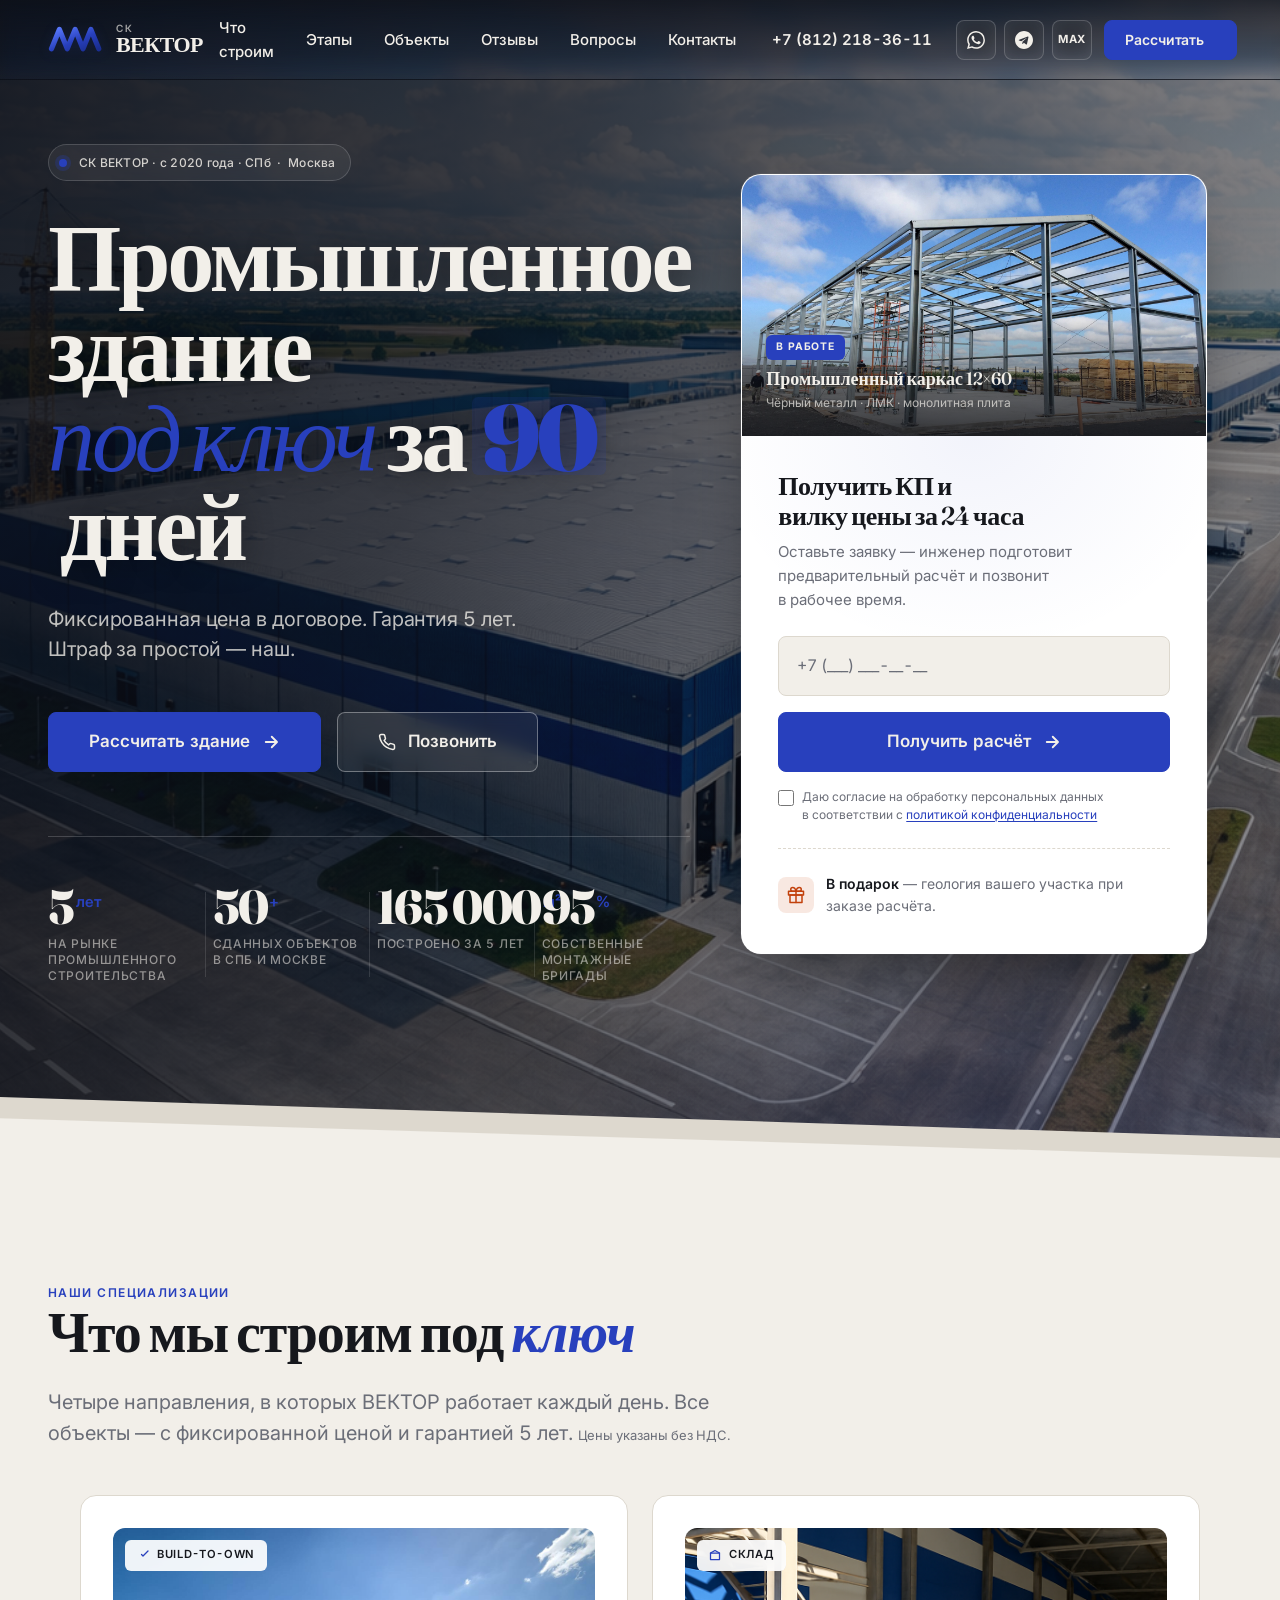
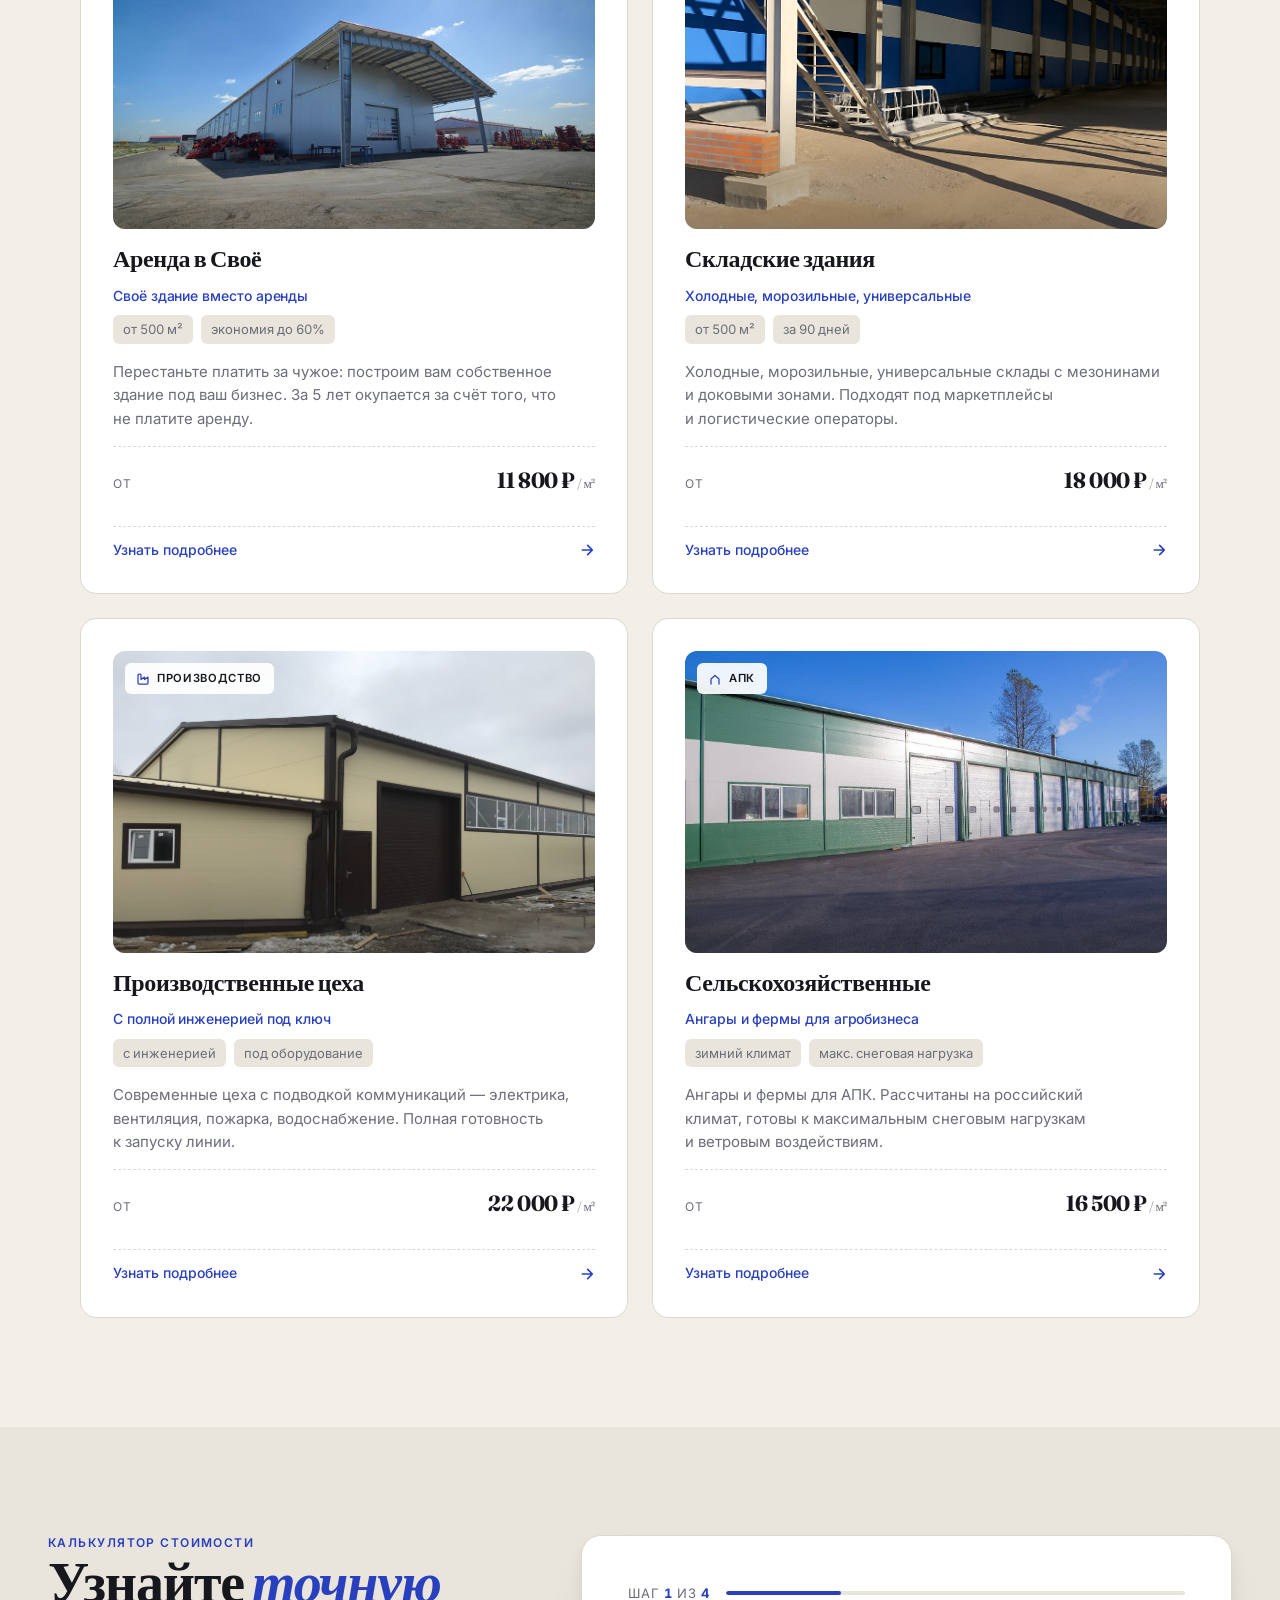
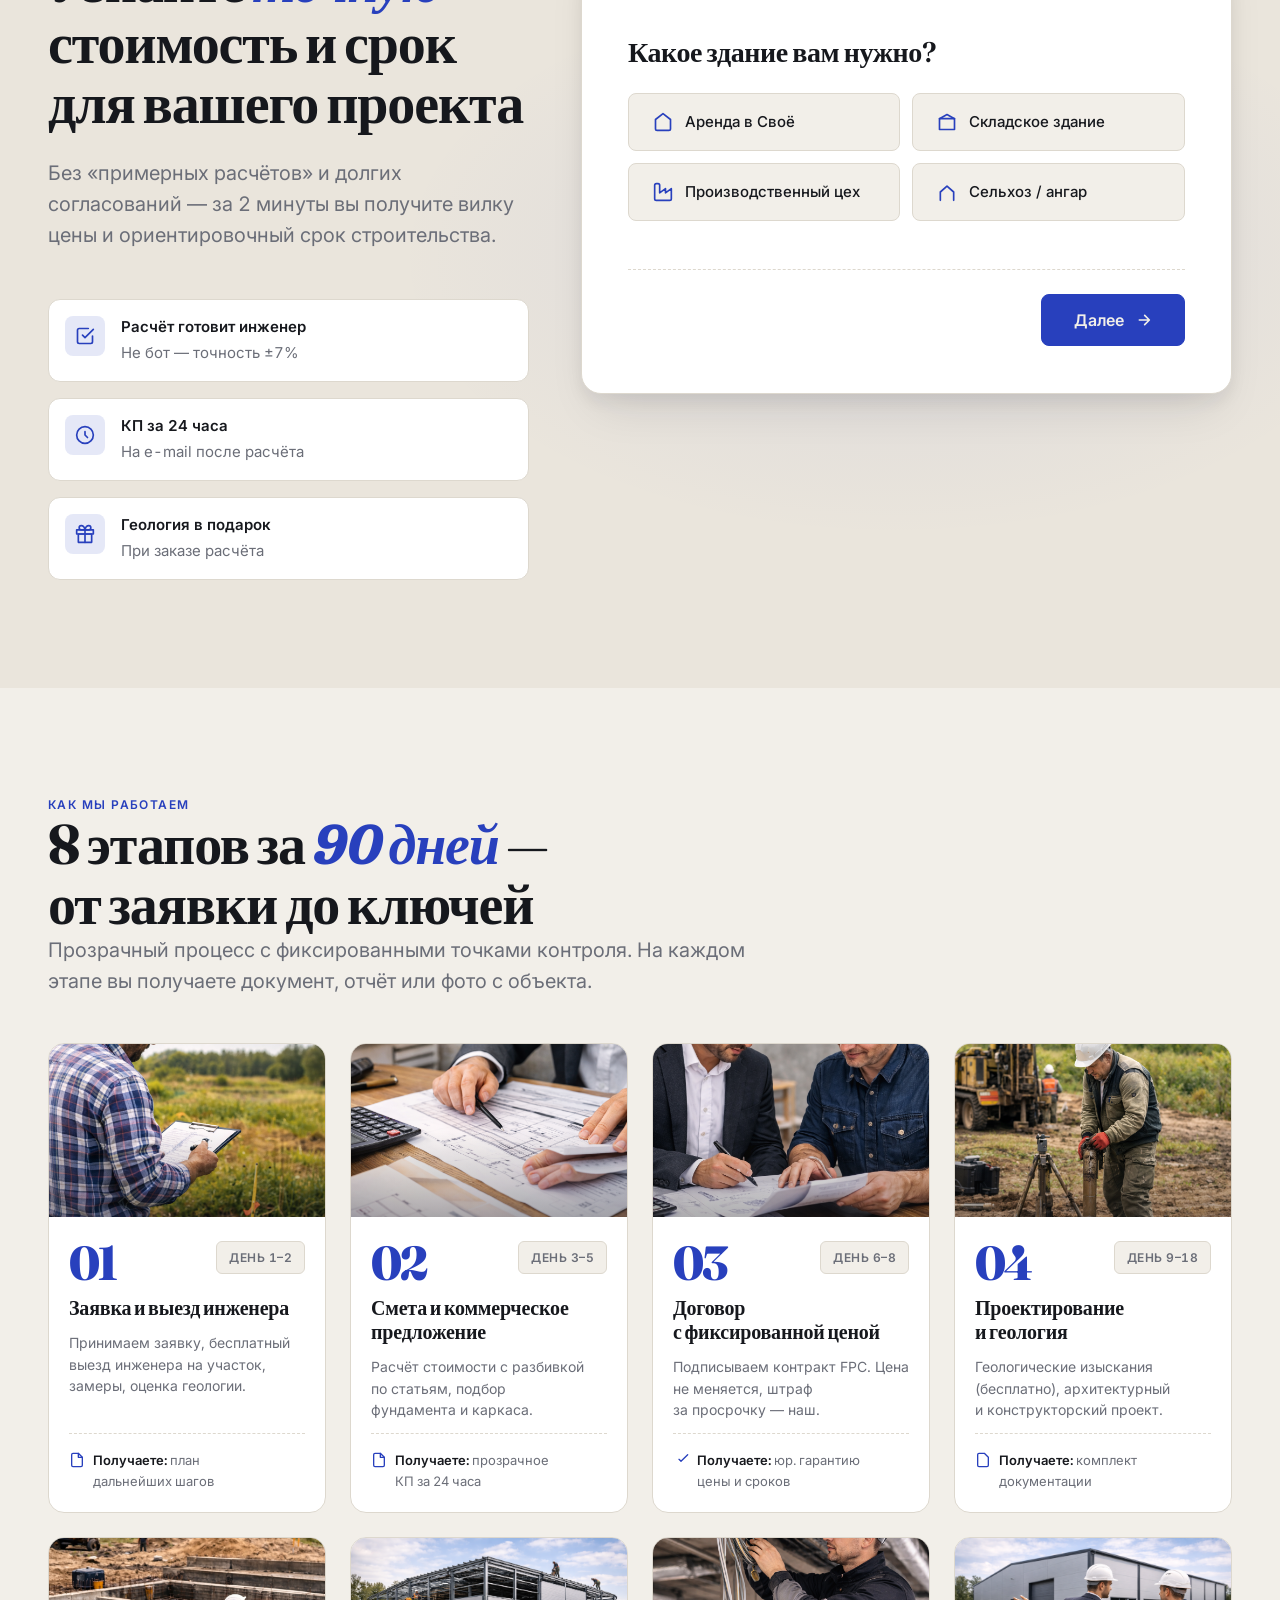
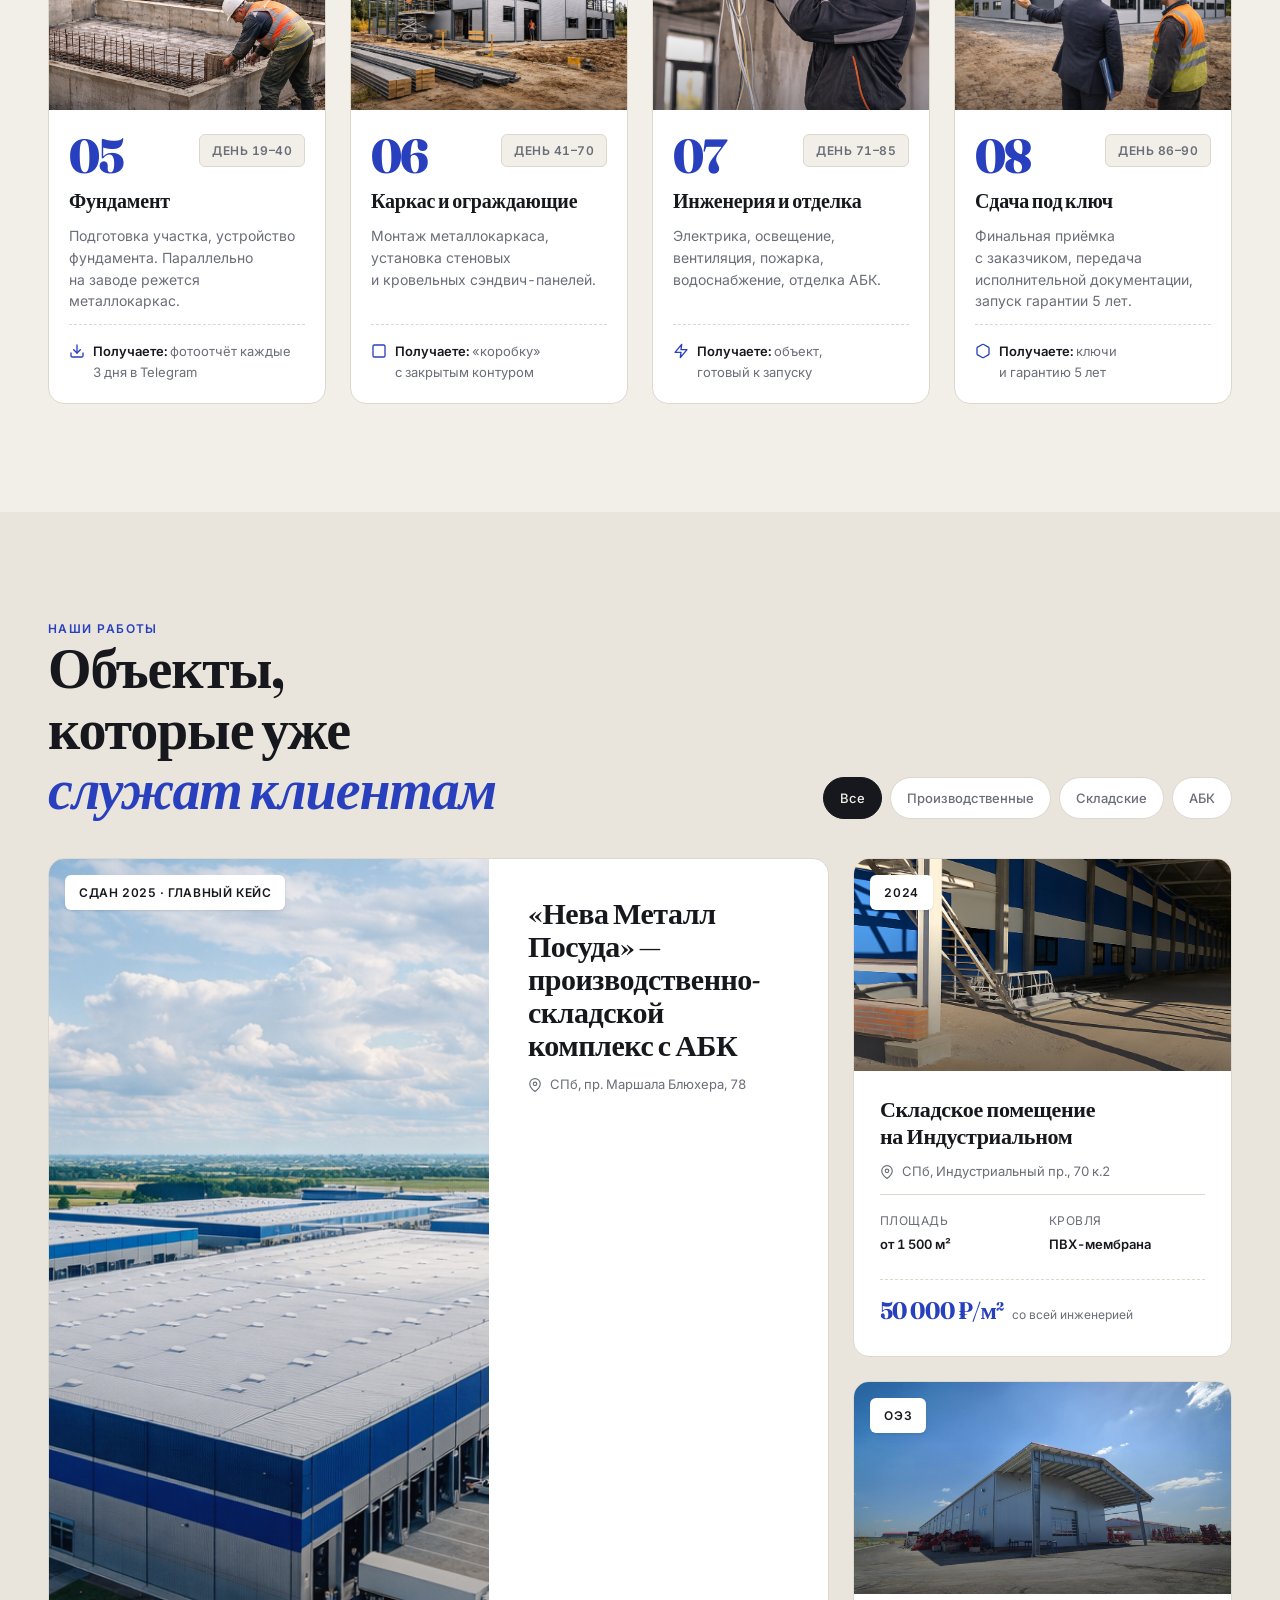
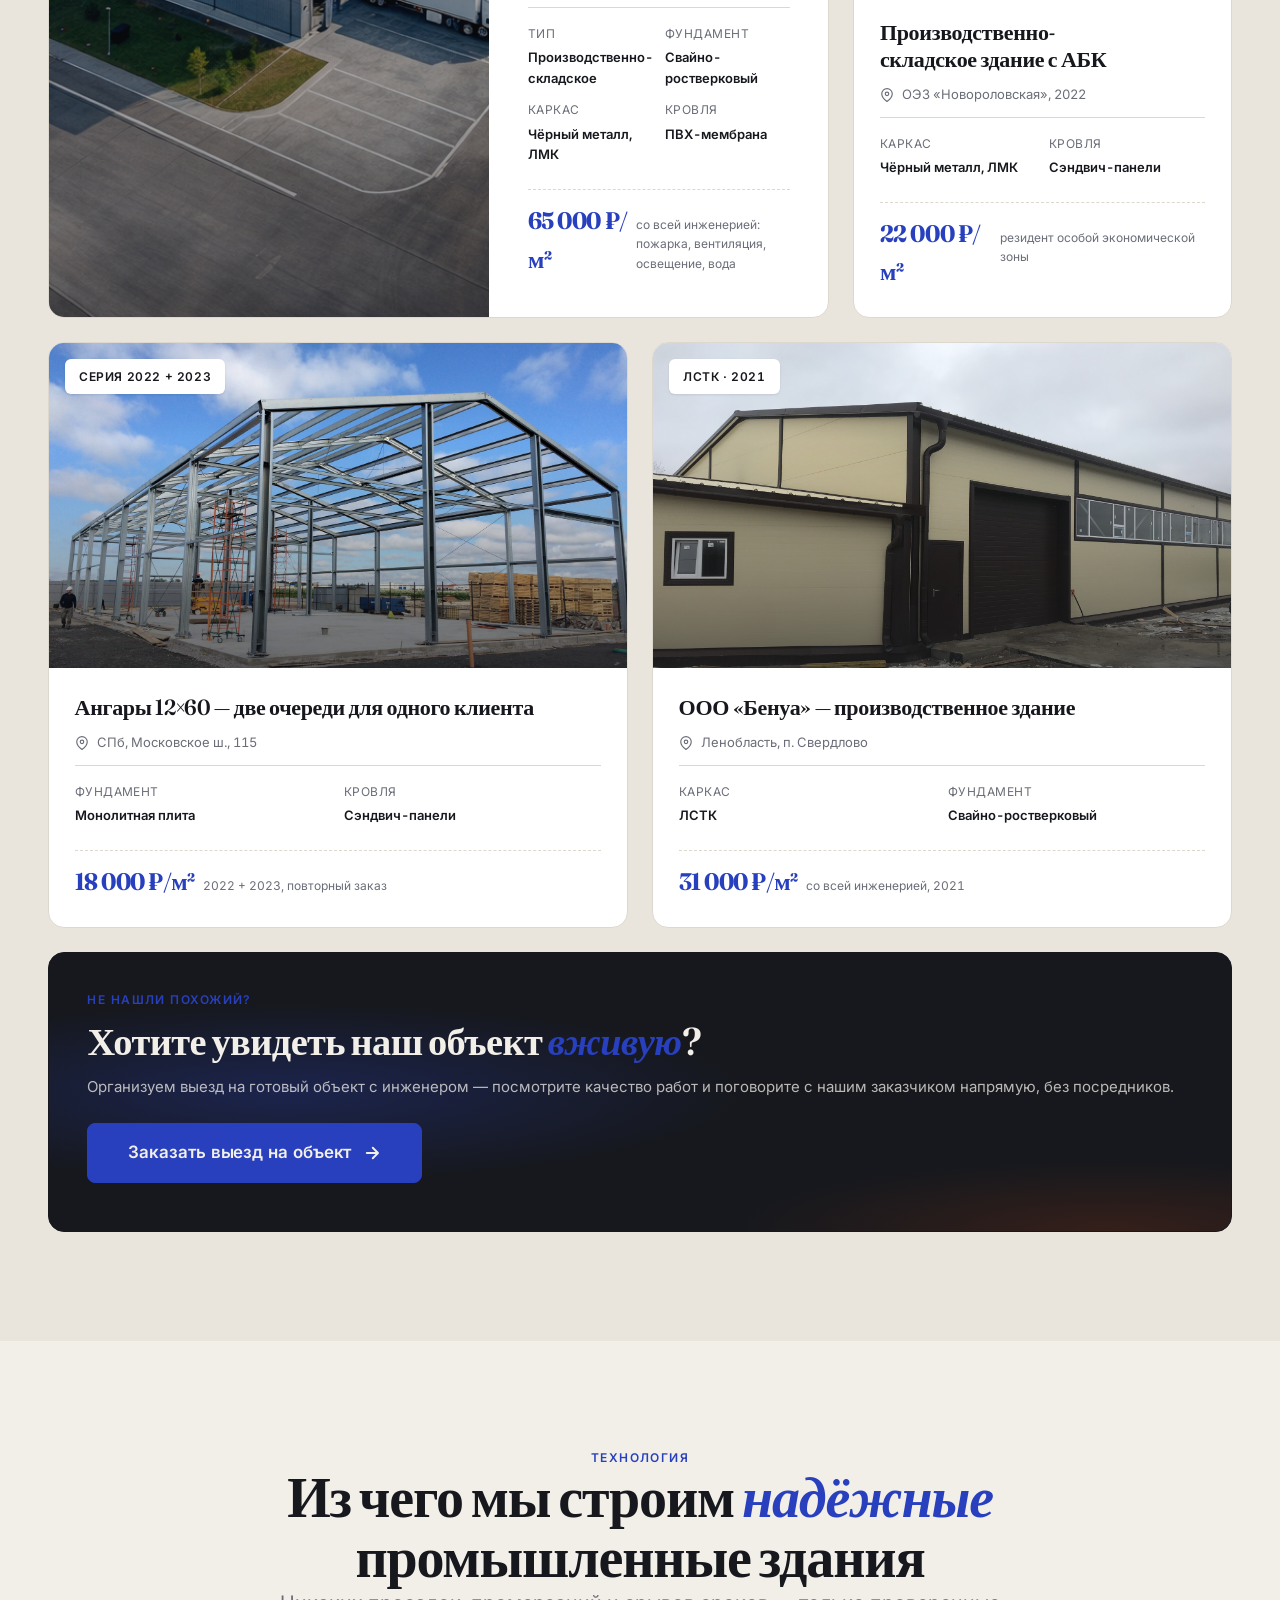
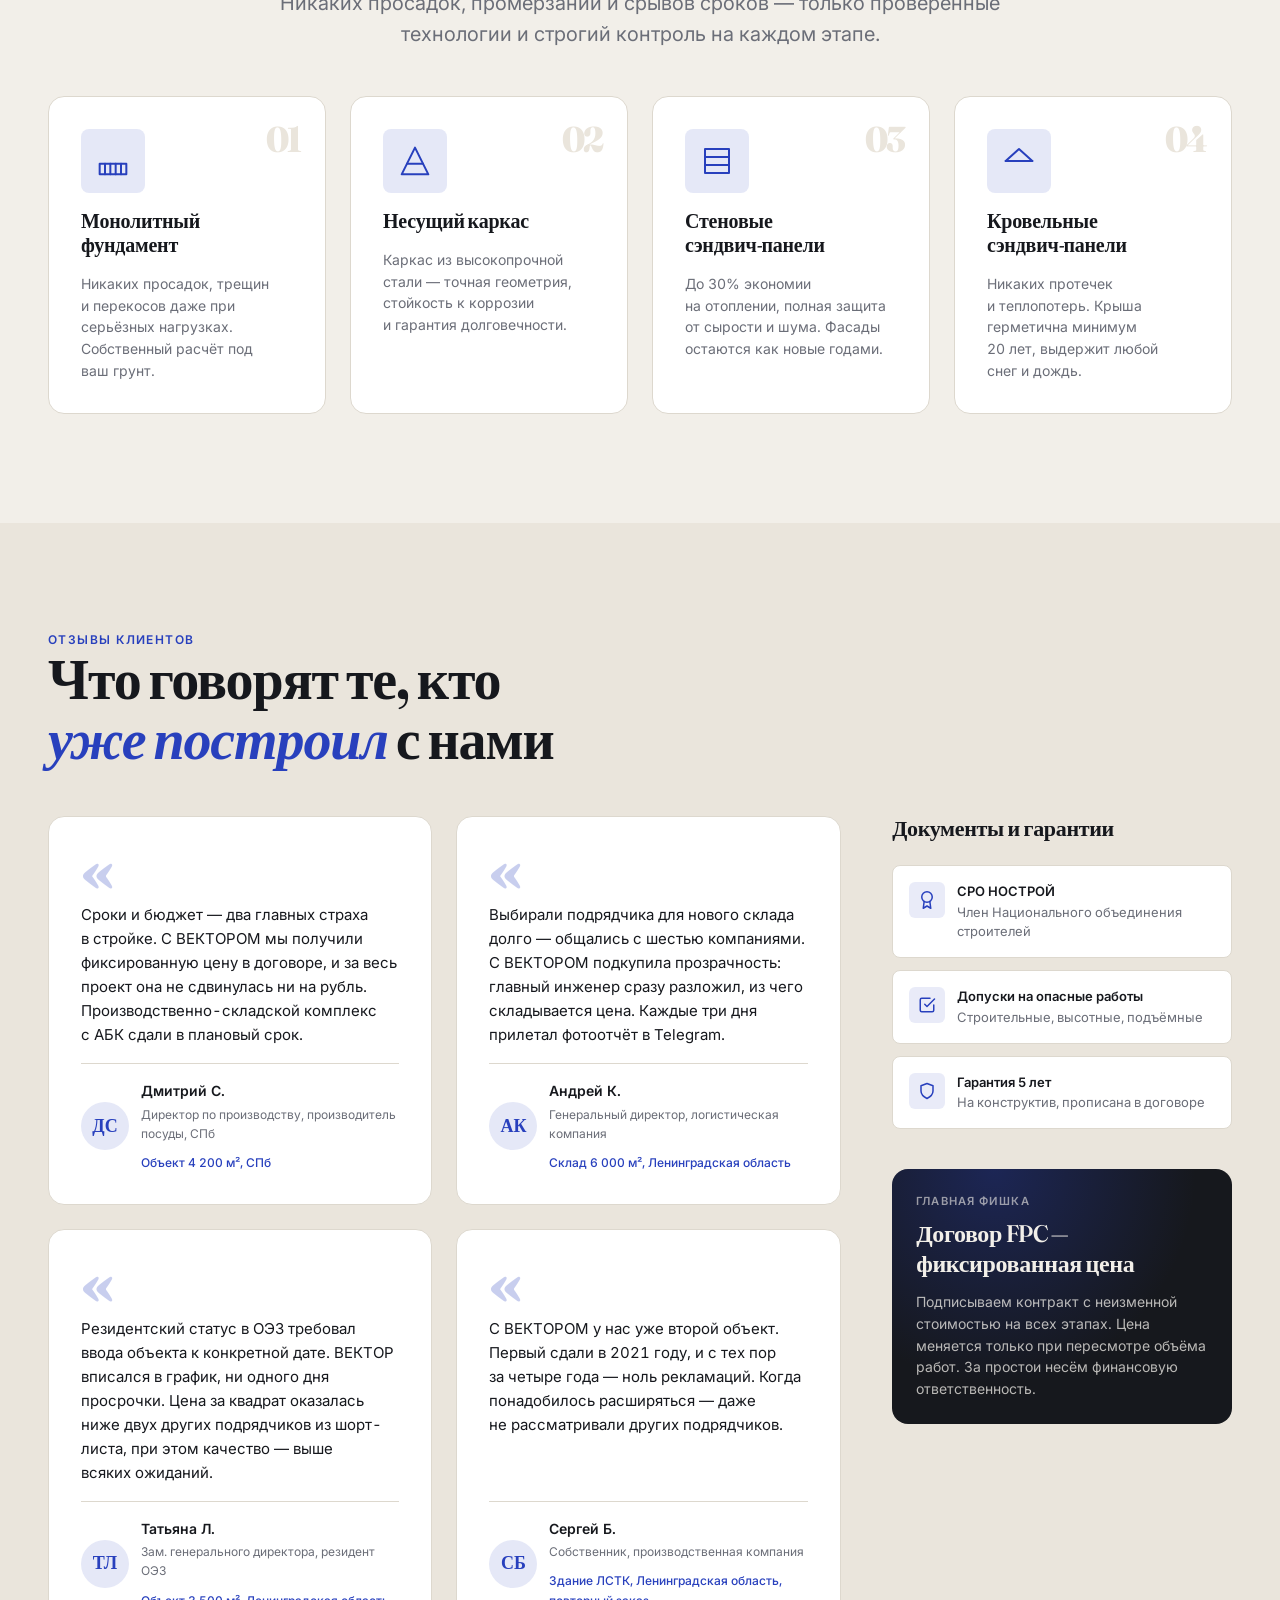
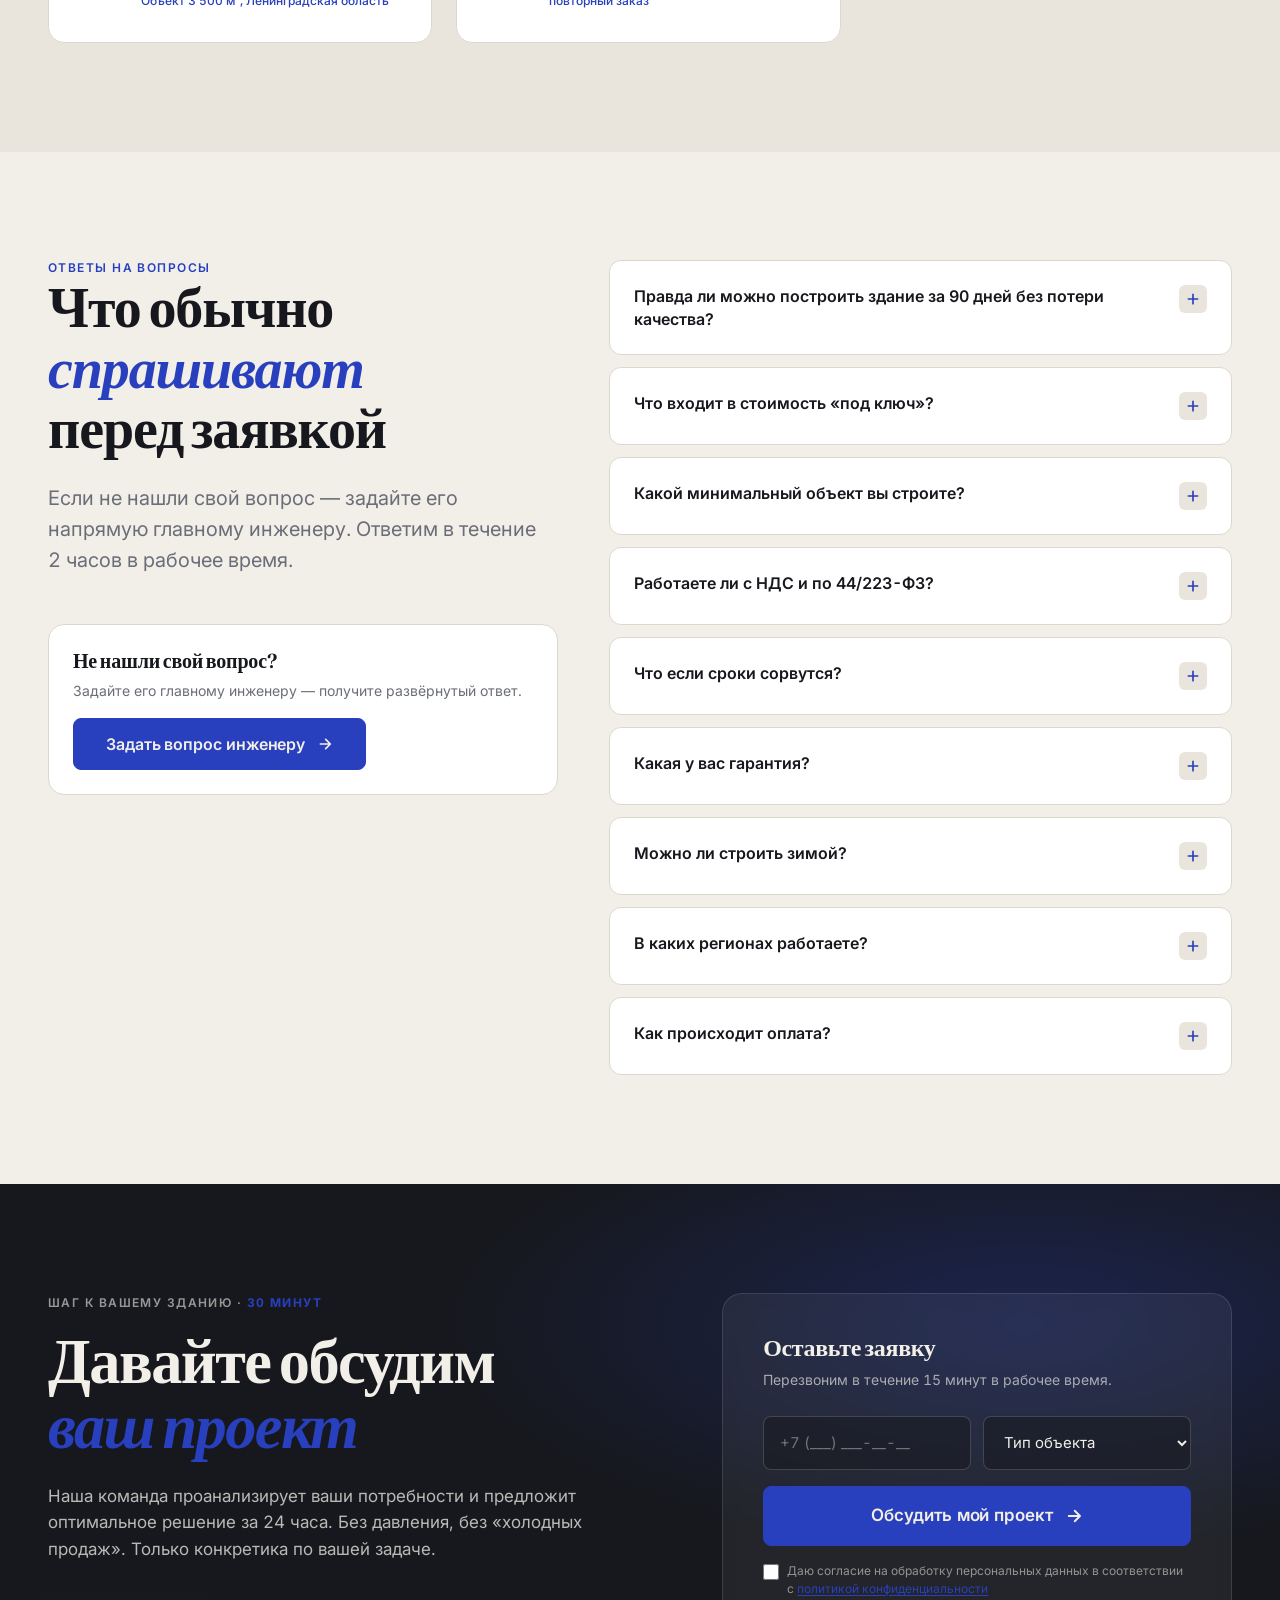
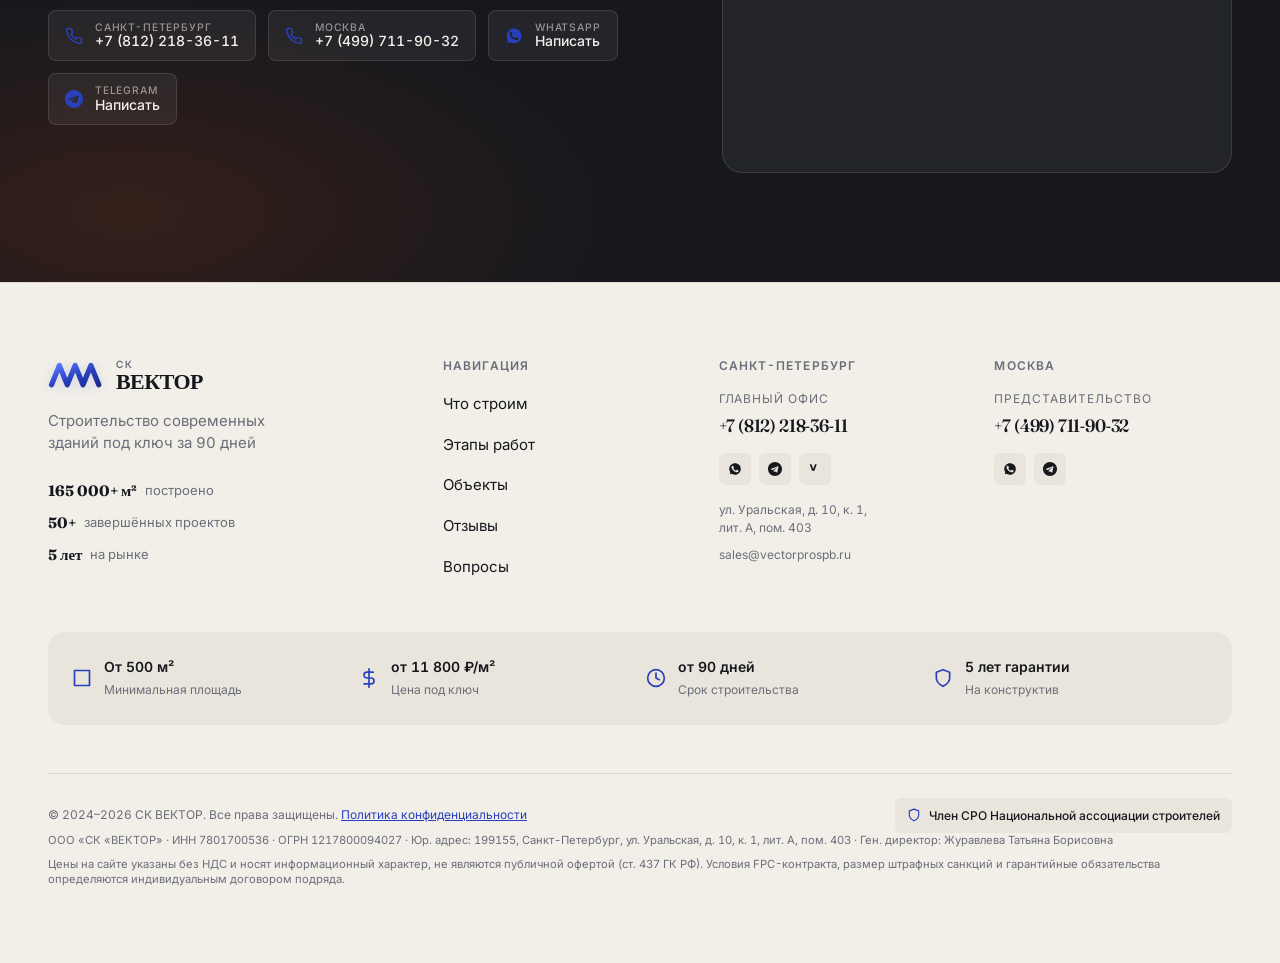
<file: landing2vekto/index.html>
<!DOCTYPE html>
<html lang="ru">
<head>
  <meta charset="UTF-8" />
  <meta name="viewport" content="width=device-width, initial-scale=1.0" />
  <title>СК ВЕКТОР — промышленные здания под ключ за 90 дней в СПб и Москве</title>
  <meta name="description" content="Строим ангары, склады и производственные здания из металлоконструкций под ключ от 11 800 ₽/м². Фиксированная цена в договоре, гарантия 5 лет, сдача за 90 дней. СПб, Ленобласть, Москва." />
  <meta name="theme-color" content="#F2EFE9" />

  <link rel="preconnect" href="https://fonts.googleapis.com" />
  <link rel="preconnect" href="https://fonts.gstatic.com" crossorigin />
  <link href="https://fonts.googleapis.com/css2?family=Fraunces:opsz,wght,SOFT@9..144,400..900,0..100&family=Inter:wght@400;500;600;700&display=swap" rel="stylesheet" />

  <link rel="stylesheet" href="styles/main.css" />
</head>
<body>

  <!-- ======================================================
       HEADER
  ====================================================== -->
  <header class="header">
    <div class="container header__inner">

      <a href="#top" class="logo" aria-label="СК ВЕКТОР — на главную">
        <span class="logo__mark" aria-hidden="true">
          <svg viewBox="0 0 64 40" xmlns="http://www.w3.org/2000/svg" fill="none">
            <defs>
              <linearGradient id="logoGrad" x1="0%" y1="0%" x2="100%" y2="100%">
                <stop offset="0%" stop-color="#5B7BFF"/>
                <stop offset="55%" stop-color="#2840BD"/>
                <stop offset="100%" stop-color="#1A2D8F"/>
              </linearGradient>
            </defs>
            <path d="M4 30 L13 8 L22 30 L31 8 L40 30 L49 8 L58 30"
                  stroke="url(#logoGrad)" stroke-width="6"
                  stroke-linecap="round" stroke-linejoin="round"/>
          </svg>
        </span>
        <span class="logo__text">
          <span class="logo__sub">СК</span>
          ВЕКТОР
        </span>
      </a>

      <nav class="nav" aria-label="Главное меню">
        <a href="#services" class="nav__link">Что строим</a>
        <a href="#process" class="nav__link">Этапы</a>
        <a href="#cases" class="nav__link">Объекты</a>
        <a href="#reviews" class="nav__link">Отзывы</a>
        <a href="#faq" class="nav__link">Вопросы</a>
        <a href="#contacts" class="nav__link">Контакты</a>
      </nav>

      <div class="header__contacts">
        <a href="tel:+78122183611" class="header__phone">
          <svg class="header__phone-icon" viewBox="0 0 24 24" fill="none" stroke="currentColor" stroke-width="2" stroke-linecap="round" stroke-linejoin="round" aria-hidden="true"><path d="M22 16.92v3a2 2 0 0 1-2.18 2 19.79 19.79 0 0 1-8.63-3.07 19.5 19.5 0 0 1-6-6 19.79 19.79 0 0 1-3.07-8.67A2 2 0 0 1 4.11 2h3a2 2 0 0 1 2 1.72 12.84 12.84 0 0 0 .7 2.81 2 2 0 0 1-.45 2.11L8.09 9.91a16 16 0 0 0 6 6l1.27-1.27a2 2 0 0 1 2.11-.45 12.84 12.84 0 0 0 2.81.7A2 2 0 0 1 22 16.92z"/></svg>
          <span>+7 (812) 218-36-11</span>
        </a>

        <ul class="messengers hide-mobile" aria-label="Мессенджеры">
          <li>
            <a href="https://wa.me/78122183611" class="messenger" aria-label="WhatsApp" target="_blank" rel="noopener">
              <svg viewBox="0 0 24 24" fill="currentColor" aria-hidden="true"><path d="M17.472 14.382c-.297-.149-1.758-.867-2.03-.967-.273-.099-.471-.148-.67.15-.197.297-.767.966-.94 1.164-.173.199-.347.223-.644.075-.297-.15-1.255-.463-2.39-1.475-.883-.788-1.48-1.761-1.653-2.059-.173-.297-.018-.458.13-.606.134-.133.298-.347.446-.52.149-.174.198-.298.298-.497.099-.198.05-.371-.025-.52-.075-.149-.669-1.612-.916-2.207-.242-.579-.487-.5-.669-.51-.173-.008-.371-.01-.57-.01-.198 0-.52.074-.792.372-.272.297-1.04 1.016-1.04 2.479 0 1.462 1.065 2.875 1.213 3.074.149.198 2.096 3.2 5.077 4.487.709.306 1.262.489 1.694.625.712.227 1.36.195 1.871.118.571-.085 1.758-.719 2.006-1.413.248-.694.248-1.289.173-1.413-.074-.124-.272-.198-.57-.347m-5.421 7.403h-.004a9.87 9.87 0 0 1-5.031-1.378l-.361-.214-3.741.982.998-3.648-.235-.374a9.86 9.86 0 0 1-1.51-5.26c.001-5.45 4.436-9.884 9.888-9.884 2.64 0 5.122 1.03 6.988 2.898a9.825 9.825 0 0 1 2.893 6.994c-.003 5.45-4.437 9.884-9.885 9.884m8.413-18.297A11.815 11.815 0 0 0 12.05 0C5.495 0 .16 5.335.157 11.892c0 2.096.547 4.142 1.588 5.945L.057 24l6.305-1.654a11.882 11.882 0 0 0 5.683 1.448h.005c6.554 0 11.89-5.335 11.893-11.893a11.821 11.821 0 0 0-3.48-8.413"/></svg>
            </a>
          </li>
          <li>
            <a href="https://t.me/vectorprospb" class="messenger" aria-label="Telegram" target="_blank" rel="noopener">
              <svg viewBox="0 0 24 24" fill="currentColor" aria-hidden="true"><path d="M12 0C5.374 0 0 5.374 0 12s5.374 12 12 12 12-5.374 12-12S18.626 0 12 0zm5.894 8.221l-1.97 9.28c-.145.658-.537.818-1.084.508l-3-2.21-1.446 1.394c-.14.18-.357.295-.6.295-.002 0-.003 0-.005-.001l.213-3.054 5.56-5.022c.24-.213-.054-.334-.373-.121l-6.869 4.326-2.96-.924c-.64-.203-.658-.643.135-.953l11.566-4.458c.538-.196 1.006.128.832.941z"/></svg>
            </a>
          </li>
          <li>
            <a href="#" class="messenger messenger--max" aria-label="Max (мессенджер)" target="_blank" rel="noopener">
              <span>MAX</span>
            </a>
          </li>
        </ul>

        <a href="#calculator" class="btn btn--sm header__cta">
          Рассчитать
          <svg class="btn__icon" width="16" height="16" viewBox="0 0 24 24" fill="none" stroke="currentColor" stroke-width="2.5" stroke-linecap="round" stroke-linejoin="round" aria-hidden="true"><path d="M5 12h14M13 5l7 7-7 7"/></svg>
        </a>

        <button type="button" class="burger" aria-label="Открыть меню">
          <svg viewBox="0 0 24 24" fill="none" stroke="currentColor" stroke-width="2" stroke-linecap="round" stroke-linejoin="round" aria-hidden="true"><line x1="3" y1="6" x2="21" y2="6"/><line x1="3" y1="12" x2="21" y2="12"/><line x1="3" y1="18" x2="21" y2="18"/></svg>
        </button>
      </div>

    </div>
  </header>

  <main id="top">

    <!-- ======================================================
         HERO
    ====================================================== -->
    <section class="hero" id="hero">

      <!-- Фон-фото -->
      <div class="hero__bg" aria-hidden="true">
        <img src="assets/images/case-warehouse-aerial.png"
             alt=""
             loading="eager" />
      </div>

      <!-- Диагональный разделитель снизу: левый край выше, правый ниже + лёгкий echo-слой -->
      <svg class="hero__curve" viewBox="0 0 1440 130" preserveAspectRatio="none" aria-hidden="true">
        <path class="hero__curve-echo" d="M0,130 L0,28 L1440,80 L1440,130 Z"/>
        <path class="hero__curve-main" d="M0,130 L0,55 L1440,105 L1440,130 Z"/>
      </svg>

      <div class="container hero__inner">

        <div class="hero__content">

          <div class="hero__eyebrow">
            <span class="hero__eyebrow-dot" aria-hidden="true"></span>
            <span class="hero__eyebrow-text">СК&nbsp;ВЕКТОР · с&nbsp;2020 года · СПб &nbsp;·&nbsp; Москва</span>
          </div>

          <h1 class="hero__title">
            Промышленное здание<br>
            <em>под ключ</em> за&nbsp;<span class="hero__title-num">90</span>&nbsp;дней
          </h1>

          <p class="hero__lead">
            Фиксированная цена в&nbsp;договоре. Гарантия&nbsp;5&nbsp;лет.
            <br class="hide-mobile">
            Штраф за&nbsp;простой — наш.
          </p>

          <div class="hero__actions">
            <a href="#calculator" class="btn btn--lg">
              Рассчитать здание
              <svg class="btn__icon" width="18" height="18" viewBox="0 0 24 24" fill="none" stroke="currentColor" stroke-width="2.5" stroke-linecap="round" stroke-linejoin="round"><path d="M5 12h14M13 5l7 7-7 7"/></svg>
            </a>
            <a href="tel:+78122183611" class="btn btn--secondary btn--lg">
              <svg width="18" height="18" viewBox="0 0 24 24" fill="none" stroke="currentColor" stroke-width="2" stroke-linecap="round" stroke-linejoin="round"><path d="M22 16.92v3a2 2 0 0 1-2.18 2 19.79 19.79 0 0 1-8.63-3.07 19.5 19.5 0 0 1-6-6 19.79 19.79 0 0 1-3.07-8.67A2 2 0 0 1 4.11 2h3a2 2 0 0 1 2 1.72 12.84 12.84 0 0 0 .7 2.81 2 2 0 0 1-.45 2.11L8.09 9.91a16 16 0 0 0 6 6l1.27-1.27a2 2 0 0 1 2.11-.45 12.84 12.84 0 0 0 2.81.7A2 2 0 0 1 22 16.92z"/></svg>
              Позвонить
            </a>
          </div>

          <ul class="hero__usp">
            <li class="usp">
              <span class="usp__value">5<sup>лет</sup></span>
              <span class="usp__label">на&nbsp;рынке промышленного строительства</span>
            </li>
            <li class="usp">
              <span class="usp__value">50<sup>+</sup></span>
              <span class="usp__label">сданных объектов в&nbsp;СПб и&nbsp;Москве</span>
            </li>
            <li class="usp">
              <span class="usp__value">165&nbsp;000<sup>м²</sup></span>
              <span class="usp__label">построено за&nbsp;5&nbsp;лет</span>
            </li>
            <li class="usp">
              <span class="usp__value">95<sup>%</sup></span>
              <span class="usp__label">собственные монтажные бригады</span>
            </li>
          </ul>
        </div>

        <aside class="hero__card" aria-labelledby="heroFormTitle">

          <div class="hero__card-photo">
            <img src="assets/images/hero-frame.png"
                 alt="Металлокаркас здания на стройплощадке СК ВЕКТОР"
                 loading="eager" />
            <div class="hero__card-photo-caption">
              <span class="hero__card-photo-caption-label">В работе</span>
              <p class="hero__card-photo-caption-title">Промышленный каркас 12×60</p>
              <p class="hero__card-photo-caption-meta">Чёрный металл · ЛМК · монолитная плита</p>
            </div>
          </div>

          <div class="hero__card-body">
            <div class="hero__card-head">
              <h2 class="hero__card-title" id="heroFormTitle">Получить КП и вилку цены за 24 часа</h2>
              <p class="hero__card-subtitle">Оставьте заявку — инженер подготовит предварительный расчёт и позвонит в&nbsp;рабочее время.</p>
            </div>

            <form class="hero__form" action="#" method="post" novalidate>
              <div class="hero__form-field">
                <label class="visually-hidden" for="heroPhone">Телефон</label>
                <input type="tel" id="heroPhone" name="phone" class="hero__form-input" placeholder="+7 (___) ___-__-__" required />
              </div>

              <button type="submit" class="btn btn--lg">
                Получить расчёт
                <svg class="btn__icon" width="18" height="18" viewBox="0 0 24 24" fill="none" stroke="currentColor" stroke-width="2.5" stroke-linecap="round" stroke-linejoin="round"><path d="M5 12h14M13 5l7 7-7 7"/></svg>
              </button>

              <label class="consent">
                <input type="checkbox" required />
                <span>Даю согласие на обработку персональных данных в&nbsp;соответствии с&nbsp;<a href="privacy.html" target="_blank">политикой конфиденциальности</a></span>
              </label>
            </form>

            <div class="hero__bonus">
              <span class="hero__bonus-icon" aria-hidden="true">
                <svg viewBox="0 0 24 24" fill="none" stroke="currentColor" stroke-width="2" stroke-linecap="round" stroke-linejoin="round"><polygon points="20 12 20 22 4 22 4 12"/><rect x="2" y="7" width="20" height="5"/><line x1="12" y1="22" x2="12" y2="7"/><path d="M12 7H7.5a2.5 2.5 0 0 1 0-5C11 2 12 7 12 7z"/><path d="M12 7h4.5a2.5 2.5 0 0 0 0-5C13 2 12 7 12 7z"/></svg>
              </span>
              <span><strong>В подарок</strong> — геология вашего участка при заказе расчёта.</span>
            </div>
          </div>
        </aside>

      </div>
    </section>

    <!-- ======================================================
         SERVICES — Наши специализации (4 типа из Netlify)
    ====================================================== -->
    <section class="section services" id="services">
      <div class="container">
        <div class="section__head">
          <p class="overline">Наши специализации</p>
          <h2 class="section__title h2">Что мы строим под&nbsp;<em class="italic-accent">ключ</em></h2>
          <p class="lead">Четыре направления, в которых ВЕКТОР работает каждый день. Все объекты — с фиксированной ценой и гарантией 5&nbsp;лет. <span style="font-size:0.8125rem;color:var(--text-muted);">Цены указаны без&nbsp;НДС.</span></p>
        </div>

        <div class="services__grid">

          <a href="services/rental.html" class="service-card">
            <div class="service-card__media">
              <span class="service-card__media-tag"><svg viewBox="0 0 24 24" fill="none" stroke="currentColor" stroke-width="2.5" stroke-linecap="round" stroke-linejoin="round"><path d="M9 11l3 3L22 4"/></svg>Build-to-own</span>
              <img src="assets/images/service-rental-3d.jpg"
                   alt="3D-визуализация здания под собственность" loading="lazy" />
            </div>
            <div class="service-card__head">
              <h3 class="service-card__title">Аренда в Своё</h3>
              <p class="service-card__subtitle">Своё здание вместо&nbsp;аренды</p>
              <div class="service-card__meta">
                <span>от 500 м²</span>
                <span>экономия до 60%</span>
              </div>
            </div>
            <p class="service-card__desc">Перестаньте платить за&nbsp;чужое: построим вам собственное здание под&nbsp;ваш бизнес. За&nbsp;5&nbsp;лет окупается за&nbsp;счёт того, что не&nbsp;платите аренду.</p>
            <div class="service-card__price">
              <span class="service-card__price-label">от</span>
              <span class="service-card__price-value">11&nbsp;800&nbsp;₽<em>/&nbsp;м²</em></span>
            </div>
            <div class="service-card__cta"><span>Узнать подробнее</span><svg viewBox="0 0 24 24" fill="none" stroke="currentColor" stroke-width="2.5" stroke-linecap="round" stroke-linejoin="round"><path d="M5 12h14M13 5l7 7-7 7"/></svg></div>
          </a>

          <a href="services/warehouse.html" class="service-card">
            <div class="service-card__media">
              <span class="service-card__media-tag"><svg viewBox="0 0 24 24" fill="none" stroke="currentColor" stroke-width="2.5" stroke-linecap="round" stroke-linejoin="round"><rect x="3" y="8" width="18" height="13"/><path d="M3 8l9-5 9 5"/></svg>Склад</span>
              <img src="assets/images/service-warehouse.png"
                   alt="Строительство складского здания СК ВЕКТОР" loading="lazy" />
            </div>
            <div class="service-card__head">
              <h3 class="service-card__title">Складские здания</h3>
              <p class="service-card__subtitle">Холодные, морозильные, универсальные</p>
              <div class="service-card__meta">
                <span>от 500 м²</span>
                <span>за 90 дней</span>
              </div>
            </div>
            <p class="service-card__desc">Холодные, морозильные, универсальные склады с&nbsp;мезонинами и&nbsp;доковыми зонами. Подходят под&nbsp;маркетплейсы и&nbsp;логистические операторы.</p>
            <div class="service-card__price">
              <span class="service-card__price-label">от</span>
              <span class="service-card__price-value">18&nbsp;000&nbsp;₽<em>/&nbsp;м²</em></span>
            </div>
            <div class="service-card__cta"><span>Узнать подробнее</span><svg viewBox="0 0 24 24" fill="none" stroke="currentColor" stroke-width="2.5" stroke-linecap="round" stroke-linejoin="round"><path d="M5 12h14M13 5l7 7-7 7"/></svg></div>
          </a>

          <a href="services/industrial.html" class="service-card">
            <div class="service-card__media">
              <span class="service-card__media-tag"><svg viewBox="0 0 24 24" fill="none" stroke="currentColor" stroke-width="2.5" stroke-linecap="round" stroke-linejoin="round"><path d="M2 20a2 2 0 0 0 2 2h16a2 2 0 0 0 2-2V8l-7 5V8l-7 5V4a2 2 0 0 0-2-2H4a2 2 0 0 0-2 2z"/></svg>Производство</span>
              <img src="assets/images/service-industrial.jpg"
                   alt="Главный инженер СК ВЕКТОР на объекте" loading="lazy" />
            </div>
            <div class="service-card__head">
              <h3 class="service-card__title">Производственные цеха</h3>
              <p class="service-card__subtitle">С полной инженерией под ключ</p>
              <div class="service-card__meta">
                <span>с инженерией</span>
                <span>под оборудование</span>
              </div>
            </div>
            <p class="service-card__desc">Современные цеха с&nbsp;подводкой коммуникаций — электрика, вентиляция, пожарка, водоснабжение. Полная готовность к&nbsp;запуску линии.</p>
            <div class="service-card__price">
              <span class="service-card__price-label">от</span>
              <span class="service-card__price-value">22&nbsp;000&nbsp;₽<em>/&nbsp;м²</em></span>
            </div>
            <div class="service-card__cta"><span>Узнать подробнее</span><svg viewBox="0 0 24 24" fill="none" stroke="currentColor" stroke-width="2.5" stroke-linecap="round" stroke-linejoin="round"><path d="M5 12h14M13 5l7 7-7 7"/></svg></div>
          </a>

          <a href="services/agro.html" class="service-card">
            <div class="service-card__media">
              <span class="service-card__media-tag"><svg viewBox="0 0 24 24" fill="none" stroke="currentColor" stroke-width="2.5" stroke-linecap="round" stroke-linejoin="round"><path d="M4 22V12l8-7 8 7v10"/></svg>АПК</span>
              <img src="assets/images/service-agro.jpg"
                   alt="Сельскохозяйственный ангар на металлокаркасе" loading="lazy" />
            </div>
            <div class="service-card__head">
              <h3 class="service-card__title">Сельскохозяйственные</h3>
              <p class="service-card__subtitle">Ангары и фермы для агробизнеса</p>
              <div class="service-card__meta">
                <span>зимний климат</span>
                <span>макс. снеговая нагрузка</span>
              </div>
            </div>
            <p class="service-card__desc">Ангары и&nbsp;фермы для АПК. Рассчитаны на&nbsp;российский климат, готовы к&nbsp;максимальным снеговым нагрузкам и&nbsp;ветровым воздействиям.</p>
            <div class="service-card__price">
              <span class="service-card__price-label">от</span>
              <span class="service-card__price-value">16&nbsp;500&nbsp;₽<em>/&nbsp;м²</em></span>
            </div>
            <div class="service-card__cta"><span>Узнать подробнее</span><svg viewBox="0 0 24 24" fill="none" stroke="currentColor" stroke-width="2.5" stroke-linecap="round" stroke-linejoin="round"><path d="M5 12h14M13 5l7 7-7 7"/></svg></div>
          </a>

        </div>
      </div>
    </section>

    <!-- ======================================================
         CALCULATOR — Квиз
    ====================================================== -->
    <section class="section calculator" id="calculator">
      <div class="container">
        <div class="calculator__inner">

          <div class="calculator__intro">
            <p class="overline">Калькулятор стоимости</p>
            <h2 class="h2">Узнайте <em class="italic-accent">точную</em> стоимость и срок для вашего проекта</h2>
            <p class="lead">Без «примерных расчётов» и&nbsp;долгих согласований — за&nbsp;2&nbsp;минуты вы&nbsp;получите вилку цены и&nbsp;ориентировочный срок строительства.</p>

            <ul class="calculator__benefits">
              <li class="calculator__benefit">
                <span class="calculator__benefit-icon"><svg viewBox="0 0 24 24" fill="none" stroke="currentColor" stroke-width="2" stroke-linecap="round" stroke-linejoin="round"><path d="M9 11l3 3L22 4"/><path d="M21 12v7a2 2 0 0 1-2 2H5a2 2 0 0 1-2-2V5a2 2 0 0 1 2-2h11"/></svg></span>
                <span class="calculator__benefit-text"><strong>Расчёт готовит инженер</strong><span>Не бот — точность ±7%</span></span>
              </li>
              <li class="calculator__benefit">
                <span class="calculator__benefit-icon"><svg viewBox="0 0 24 24" fill="none" stroke="currentColor" stroke-width="2" stroke-linecap="round" stroke-linejoin="round"><path d="M12 8v4l3 3"/><circle cx="12" cy="12" r="10"/></svg></span>
                <span class="calculator__benefit-text"><strong>КП за 24 часа</strong><span>На&nbsp;e-mail после расчёта</span></span>
              </li>
              <li class="calculator__benefit">
                <span class="calculator__benefit-icon"><svg viewBox="0 0 24 24" fill="none" stroke="currentColor" stroke-width="2" stroke-linecap="round" stroke-linejoin="round"><polygon points="20 12 20 22 4 22 4 12"/><rect x="2" y="7" width="20" height="5"/><line x1="12" y1="22" x2="12" y2="7"/><path d="M12 7H7.5a2.5 2.5 0 0 1 0-5C11 2 12 7 12 7z"/><path d="M12 7h4.5a2.5 2.5 0 0 0 0-5C13 2 12 7 12 7z"/></svg></span>
                <span class="calculator__benefit-text"><strong>Геология в подарок</strong><span>При заказе расчёта</span></span>
              </li>
            </ul>
          </div>

          <div class="quiz" id="quiz">
            <div class="quiz__progress">
              <span class="quiz__progress-label">Шаг <strong id="quizStepNum">1</strong>&nbsp;из&nbsp;<strong id="quizTotal">4</strong></span>
              <div class="quiz__progress-bar"><div class="quiz__progress-fill" id="quizFill" style="width:25%"></div></div>
            </div>

            <!-- Step 1: Тип здания -->
            <div class="quiz__step is-active" data-step="1">
              <h3 class="quiz__question">Какое здание вам нужно?</h3>
              <div class="quiz__options">
                <button type="button" class="quiz__option" data-value="rental">
                  <svg class="quiz__option-icon" viewBox="0 0 24 24" fill="none" stroke="currentColor" stroke-width="2" stroke-linecap="round" stroke-linejoin="round"><path d="M3 9l9-7 9 7v11a2 2 0 0 1-2 2H5a2 2 0 0 1-2-2z"/></svg>
                  Аренда в Своё
                </button>
                <button type="button" class="quiz__option" data-value="warehouse">
                  <svg class="quiz__option-icon" viewBox="0 0 24 24" fill="none" stroke="currentColor" stroke-width="2" stroke-linecap="round" stroke-linejoin="round"><rect x="3" y="8" width="18" height="13"/><path d="M3 8l9-5 9 5"/></svg>
                  Складское здание
                </button>
                <button type="button" class="quiz__option" data-value="industrial">
                  <svg class="quiz__option-icon" viewBox="0 0 24 24" fill="none" stroke="currentColor" stroke-width="2" stroke-linecap="round" stroke-linejoin="round"><path d="M2 20a2 2 0 0 0 2 2h16a2 2 0 0 0 2-2V8l-7 5V8l-7 5V4a2 2 0 0 0-2-2H4a2 2 0 0 0-2 2z"/></svg>
                  Производственный цех
                </button>
                <button type="button" class="quiz__option" data-value="agro">
                  <svg class="quiz__option-icon" viewBox="0 0 24 24" fill="none" stroke="currentColor" stroke-width="2" stroke-linecap="round" stroke-linejoin="round"><path d="M4 22V12l8-7 8 7v10"/></svg>
                  Сельхоз / ангар
                </button>
              </div>
            </div>

            <!-- Step 2: Площадь -->
            <div class="quiz__step" data-step="2">
              <h3 class="quiz__question">Какая площадь объекта?</h3>
              <div class="quiz__range">
                <div class="quiz__range-value"><span id="quizArea">1500</span><span>м²</span></div>
                <input type="range" min="500" max="10000" step="100" value="1500" class="quiz__range-input" id="quizAreaInput" />
                <div class="quiz__range-marks"><span>500&nbsp;м²</span><span>10&nbsp;000&nbsp;м²</span></div>
              </div>
            </div>

            <!-- Step 3: Когда -->
            <div class="quiz__step" data-step="3">
              <h3 class="quiz__question">Когда планируете начать?</h3>
              <div class="quiz__options">
                <button type="button" class="quiz__option" data-value="3m">Через 3 месяца</button>
                <button type="button" class="quiz__option" data-value="6m">Через 6 месяцев</button>
                <button type="button" class="quiz__option" data-value="1y">Через 1 год</button>
                <button type="button" class="quiz__option" data-value="now">Уже выбираю подрядчика</button>
              </div>
            </div>

            <!-- Step 4: Контакты -->
            <div class="quiz__step" data-step="4">
              <h3 class="quiz__question">Куда отправить расчёт?</h3>
              <div class="quiz__field">
                <input type="tel" class="quiz__input" placeholder="+7 (___) ___-__-__" />
                <button type="button" class="btn btn--lg" id="quizSubmit">
                  Узнать предварительную цену
                  <svg class="btn__icon" width="18" height="18" viewBox="0 0 24 24" fill="none" stroke="currentColor" stroke-width="2.5" stroke-linecap="round" stroke-linejoin="round"><path d="M5 12h14M13 5l7 7-7 7"/></svg>
                </button>
                <label class="consent">
                  <input type="checkbox" id="quizConsent" required />
                  <span>Даю согласие на обработку персональных данных в&nbsp;соответствии с&nbsp;<a href="privacy.html" target="_blank">политикой конфиденциальности</a></span>
                </label>
              </div>
            </div>

            <!-- Step 5: Результат -->
            <div class="quiz__step quiz__step--result" data-step="5">
              <p class="quiz__result-label">Предварительная стоимость</p>
              <p class="quiz__result-price">
                <span id="resultPrice">от&nbsp;17,7</span>
                <span class="quiz__result-currency">млн&nbsp;₽</span>
              </p>
              <p class="quiz__result-range" id="resultRange">17,7 — 23,9 млн&nbsp;₽ под&nbsp;ключ</p>

              <ul class="quiz__result-meta">
                <li>
                  <span>Тип объекта</span>
                  <strong id="resultType">Складское здание</strong>
                </li>
                <li>
                  <span>Площадь</span>
                  <strong id="resultArea">1&nbsp;500&nbsp;м²</strong>
                </li>
                <li>
                  <span>Срок строительства</span>
                  <strong id="resultDays">90&nbsp;дней</strong>
                </li>
                <li>
                  <span>Гарантия</span>
                  <strong>5&nbsp;лет</strong>
                </li>
              </ul>

              <div class="quiz__result-note">
                <svg viewBox="0 0 24 24" fill="none" stroke="currentColor" stroke-width="2" stroke-linecap="round" stroke-linejoin="round" aria-hidden="true"><circle cx="12" cy="12" r="10"/><line x1="12" y1="16" x2="12" y2="12"/><line x1="12" y1="8" x2="12.01" y2="8"/></svg>
                <span>Это предварительный расчёт. <strong>Точное КП с&nbsp;разбивкой инженер пришлёт за&nbsp;24&nbsp;часа</strong> на&nbsp;ваш телефон в&nbsp;Telegram/WhatsApp.</span>
              </div>

              <p class="quiz__result-trust">📐&nbsp;&nbsp;Расчёт готовит инженер, не&nbsp;бот · точность ±7%</p>
            </div>

            <div class="quiz__nav">
              <button type="button" class="quiz__back" id="quizBack" disabled>
                <svg viewBox="0 0 24 24" fill="none" stroke="currentColor" stroke-width="2" stroke-linecap="round" stroke-linejoin="round"><path d="M19 12H5M12 19l-7-7 7-7"/></svg>
                Назад
              </button>
              <button type="button" class="btn" id="quizNext">
                Далее
                <svg class="btn__icon" width="16" height="16" viewBox="0 0 24 24" fill="none" stroke="currentColor" stroke-width="2.5" stroke-linecap="round" stroke-linejoin="round"><path d="M5 12h14M13 5l7 7-7 7"/></svg>
              </button>
            </div>
          </div>

        </div>
      </div>
    </section>

    <!-- ======================================================
         PROCESS — Этапы за 90 дней
    ====================================================== -->
    <section class="section process" id="process">
      <div class="container">
        <div class="section__head">
          <p class="overline">Как мы работаем</p>
          <h2 class="h2">8 этапов за <em class="italic-accent">90 дней</em> — от заявки до ключей</h2>
          <p class="lead">Прозрачный процесс с фиксированными точками контроля. На каждом этапе вы получаете документ, отчёт или фото с объекта.</p>
        </div>

        <div class="process__timeline">

          <article class="process-step">
            <div class="process-step__photo">
              <img src="assets/images/process/step-01.png" alt="Инженер на участке" loading="lazy" />
            </div>
            <div class="process-step__head">
              <div class="process-step__num">01</div>
              <div class="process-step__day">День 1–2</div>
            </div>
            <h3 class="process-step__title">Заявка и&nbsp;выезд инженера</h3>
            <p class="process-step__desc">Принимаем заявку, бесплатный выезд инженера на&nbsp;участок, замеры, оценка геологии.</p>
            <p class="process-step__output"><svg viewBox="0 0 24 24" fill="none" stroke="currentColor" stroke-width="2" stroke-linecap="round" stroke-linejoin="round"><path d="M14 2H6a2 2 0 0 0-2 2v16a2 2 0 0 0 2 2h12a2 2 0 0 0 2-2V8z"/><polyline points="14 2 14 8 20 8"/></svg><span><strong>Получаете:</strong> план дальнейших шагов</span></p>
          </article>

          <article class="process-step">
            <div class="process-step__photo">
              <img src="assets/images/process/step-02.png" alt="Чертежи и сметная документация" loading="lazy" />
            </div>
            <div class="process-step__head">
              <div class="process-step__num">02</div>
              <div class="process-step__day">День 3–5</div>
            </div>
            <h3 class="process-step__title">Смета и&nbsp;коммерческое предложение</h3>
            <p class="process-step__desc">Расчёт стоимости с&nbsp;разбивкой по&nbsp;статьям, подбор фундамента и&nbsp;каркаса.</p>
            <p class="process-step__output"><svg viewBox="0 0 24 24" fill="none" stroke="currentColor" stroke-width="2" stroke-linecap="round" stroke-linejoin="round"><path d="M14 2H6a2 2 0 0 0-2 2v16a2 2 0 0 0 2 2h12a2 2 0 0 0 2-2V8z"/><polyline points="14 2 14 8 20 8"/></svg><span><strong>Получаете:</strong> прозрачное КП за&nbsp;24&nbsp;часа</span></p>
          </article>

          <article class="process-step">
            <div class="process-step__photo">
              <img src="assets/images/process/step-03.png" alt="Подписание договора FPC с заказчиком" loading="lazy" />
            </div>
            <div class="process-step__head">
              <div class="process-step__num">03</div>
              <div class="process-step__day">День 6–8</div>
            </div>
            <h3 class="process-step__title">Договор с&nbsp;фиксированной ценой</h3>
            <p class="process-step__desc">Подписываем контракт FPC. Цена не&nbsp;меняется, штраф за&nbsp;просрочку — наш.</p>
            <p class="process-step__output"><svg viewBox="0 0 24 24" fill="none" stroke="currentColor" stroke-width="2" stroke-linecap="round" stroke-linejoin="round"><path d="M9 11l3 3L22 4"/></svg><span><strong>Получаете:</strong> юр.&nbsp;гарантию цены и&nbsp;сроков</span></p>
          </article>

          <article class="process-step">
            <div class="process-step__photo">
              <img src="assets/images/process/step-04.png" alt="Геологические изыскания на участке" loading="lazy" />
            </div>
            <div class="process-step__head">
              <div class="process-step__num">04</div>
              <div class="process-step__day">День 9–18</div>
            </div>
            <h3 class="process-step__title">Проектирование и&nbsp;геология</h3>
            <p class="process-step__desc">Геологические изыскания (бесплатно), архитектурный и&nbsp;конструкторский проект.</p>
            <p class="process-step__output"><svg viewBox="0 0 24 24" fill="none" stroke="currentColor" stroke-width="2" stroke-linecap="round" stroke-linejoin="round"><path d="M14 2H6a2 2 0 0 0-2 2v16a2 2 0 0 0 2 2h12a2 2 0 0 0 2-2V8z"/></svg><span><strong>Получаете:</strong> комплект документации</span></p>
          </article>

          <article class="process-step">
            <div class="process-step__photo">
              <img src="assets/images/process/step-05.png" alt="Устройство фундамента здания" loading="lazy" />
            </div>
            <div class="process-step__head">
              <div class="process-step__num">05</div>
              <div class="process-step__day">День 19–40</div>
            </div>
            <h3 class="process-step__title">Фундамент</h3>
            <p class="process-step__desc">Подготовка участка, устройство фундамента. Параллельно на&nbsp;заводе режется металлокаркас.</p>
            <p class="process-step__output"><svg viewBox="0 0 24 24" fill="none" stroke="currentColor" stroke-width="2" stroke-linecap="round" stroke-linejoin="round"><path d="M21 15v4a2 2 0 0 1-2 2H5a2 2 0 0 1-2-2v-4"/><polyline points="7 10 12 15 17 10"/><line x1="12" y1="15" x2="12" y2="3"/></svg><span><strong>Получаете:</strong> фотоотчёт каждые 3&nbsp;дня в&nbsp;Telegram</span></p>
          </article>

          <article class="process-step">
            <div class="process-step__photo">
              <img src="assets/images/process/step-06.png" alt="Монтаж металлокаркаса и сэндвич-панелей" loading="lazy" />
            </div>
            <div class="process-step__head">
              <div class="process-step__num">06</div>
              <div class="process-step__day">День 41–70</div>
            </div>
            <h3 class="process-step__title">Каркас и&nbsp;ограждающие</h3>
            <p class="process-step__desc">Монтаж металлокаркаса, установка стеновых и&nbsp;кровельных сэндвич-панелей.</p>
            <p class="process-step__output"><svg viewBox="0 0 24 24" fill="none" stroke="currentColor" stroke-width="2" stroke-linecap="round" stroke-linejoin="round"><rect x="3" y="3" width="18" height="18" rx="2"/></svg><span><strong>Получаете:</strong> «коробку» с&nbsp;закрытым контуром</span></p>
          </article>

          <article class="process-step">
            <div class="process-step__photo">
              <img src="assets/images/process/step-07.png" alt="Монтаж инженерных систем" loading="lazy" />
            </div>
            <div class="process-step__head">
              <div class="process-step__num">07</div>
              <div class="process-step__day">День 71–85</div>
            </div>
            <h3 class="process-step__title">Инженерия и&nbsp;отделка</h3>
            <p class="process-step__desc">Электрика, освещение, вентиляция, пожарка, водоснабжение, отделка АБК.</p>
            <p class="process-step__output"><svg viewBox="0 0 24 24" fill="none" stroke="currentColor" stroke-width="2" stroke-linecap="round" stroke-linejoin="round"><polyline points="13 2 3 14 12 14 11 22 21 10 12 10 13 2"/></svg><span><strong>Получаете:</strong> объект, готовый к&nbsp;запуску</span></p>
          </article>

          <article class="process-step">
            <div class="process-step__photo">
              <img src="assets/images/process/step-08.png" alt="Сдача готового объекта заказчику" loading="lazy" />
            </div>
            <div class="process-step__head">
              <div class="process-step__num">08</div>
              <div class="process-step__day">День 86–90</div>
            </div>
            <h3 class="process-step__title">Сдача под&nbsp;ключ</h3>
            <p class="process-step__desc">Финальная приёмка с&nbsp;заказчиком, передача исполнительной документации, запуск гарантии 5&nbsp;лет.</p>
            <p class="process-step__output"><svg viewBox="0 0 24 24" fill="none" stroke="currentColor" stroke-width="2" stroke-linecap="round" stroke-linejoin="round"><path d="M21 16V8a2 2 0 0 0-1-1.73l-7-4a2 2 0 0 0-2 0l-7 4A2 2 0 0 0 3 8v8a2 2 0 0 0 1 1.73l7 4a2 2 0 0 0 2 0l7-4A2 2 0 0 0 21 16z"/></svg><span><strong>Получаете:</strong> ключи и&nbsp;гарантию 5&nbsp;лет</span></p>
          </article>

        </div>
      </div>
    </section>

    <!-- ======================================================
         CASES — Реализованные объекты
    ====================================================== -->
    <section class="section cases" id="cases">
      <div class="container">
        <div class="cases__head">
          <div class="section__head">
            <p class="overline">Наши работы</p>
            <h2 class="h2">Объекты, которые уже <em class="italic-accent">служат клиентам</em></h2>
          </div>
          <div class="cases__filter">
            <button type="button" class="cases__filter-btn is-active">Все</button>
            <button type="button" class="cases__filter-btn">Производственные</button>
            <button type="button" class="cases__filter-btn">Складские</button>
            <button type="button" class="cases__filter-btn">АБК</button>
          </div>
        </div>

        <div class="cases__grid">

          <article class="case-card case-card--hero">
            <div class="case-card__media">
              <img src="assets/images/case-warehouse-aerial.png"
                   alt="Производственно-складской комплекс «Нева Металл Посуда» — вид с дрона" loading="lazy" />
              <div class="case-card__badge">Сдан 2025 · Главный кейс</div>
            </div>
            <div class="case-card__body">
              <h3 class="case-card__title">«Нева Металл Посуда» — производственно-складской комплекс с&nbsp;АБК</h3>
              <p class="case-card__address"><svg viewBox="0 0 24 24" fill="none" stroke="currentColor" stroke-width="2" stroke-linecap="round" stroke-linejoin="round"><path d="M21 10c0 7-9 13-9 13s-9-6-9-13a9 9 0 0 1 18 0z"/><circle cx="12" cy="10" r="3"/></svg>СПб, пр.&nbsp;Маршала Блюхера, 78</p>
              <div class="case-card__specs">
                <div class="case-card__spec"><span class="case-card__spec-label">Тип</span><span class="case-card__spec-value">Производственно-складское</span></div>
                <div class="case-card__spec"><span class="case-card__spec-label">Фундамент</span><span class="case-card__spec-value">Свайно-ростверковый</span></div>
                <div class="case-card__spec"><span class="case-card__spec-label">Каркас</span><span class="case-card__spec-value">Чёрный металл, ЛМК</span></div>
                <div class="case-card__spec"><span class="case-card__spec-label">Кровля</span><span class="case-card__spec-value">ПВХ-мембрана</span></div>
              </div>
              <div class="case-card__price">
                <span class="case-card__price-value">65&nbsp;000&nbsp;₽/м²</span>
                <span class="case-card__price-note">со&nbsp;всей инженерией: пожарка, вентиляция, освещение, вода</span>
              </div>
            </div>
          </article>

          <article class="case-card">
            <div class="case-card__media">
              <img src="assets/images/service-warehouse.png"
                   alt="Складское помещение на Индустриальном проспекте" loading="lazy" />
              <div class="case-card__badge">2024</div>
            </div>
            <div class="case-card__body">
              <h3 class="case-card__title">Складское помещение на&nbsp;Индустриальном</h3>
              <p class="case-card__address"><svg viewBox="0 0 24 24" fill="none" stroke="currentColor" stroke-width="2" stroke-linecap="round" stroke-linejoin="round"><path d="M21 10c0 7-9 13-9 13s-9-6-9-13a9 9 0 0 1 18 0z"/><circle cx="12" cy="10" r="3"/></svg>СПб, Индустриальный пр., 70&nbsp;к.2</p>
              <div class="case-card__specs">
                <div class="case-card__spec"><span class="case-card__spec-label">Площадь</span><span class="case-card__spec-value">от&nbsp;1&nbsp;500&nbsp;м²</span></div>
                <div class="case-card__spec"><span class="case-card__spec-label">Кровля</span><span class="case-card__spec-value">ПВХ-мембрана</span></div>
              </div>
              <div class="case-card__price">
                <span class="case-card__price-value">50&nbsp;000&nbsp;₽/м²</span>
                <span class="case-card__price-note">со&nbsp;всей инженерией</span>
              </div>
            </div>
          </article>

          <article class="case-card">
            <div class="case-card__media">
              <img src="assets/images/service-rental-3d.jpg"
                   alt="Производственно-складское здание в ОЭЗ Новороловская" loading="lazy" />
              <div class="case-card__badge">ОЭЗ</div>
            </div>
            <div class="case-card__body">
              <h3 class="case-card__title">Производственно-складское здание с&nbsp;АБК</h3>
              <p class="case-card__address"><svg viewBox="0 0 24 24" fill="none" stroke="currentColor" stroke-width="2" stroke-linecap="round" stroke-linejoin="round"><path d="M21 10c0 7-9 13-9 13s-9-6-9-13a9 9 0 0 1 18 0z"/><circle cx="12" cy="10" r="3"/></svg>ОЭЗ «Новороловская», 2022</p>
              <div class="case-card__specs">
                <div class="case-card__spec"><span class="case-card__spec-label">Каркас</span><span class="case-card__spec-value">Чёрный металл, ЛМК</span></div>
                <div class="case-card__spec"><span class="case-card__spec-label">Кровля</span><span class="case-card__spec-value">Сэндвич-панели</span></div>
              </div>
              <div class="case-card__price">
                <span class="case-card__price-value">22&nbsp;000&nbsp;₽/м²</span>
                <span class="case-card__price-note">резидент особой экономической зоны</span>
              </div>
            </div>
          </article>

          <article class="case-card">
            <div class="case-card__media">
              <img src="assets/images/hero-frame.png"
                   alt="Ангары 12×60 на Московском шоссе, две очереди" loading="lazy" />
              <div class="case-card__badge">Серия 2022 + 2023</div>
            </div>
            <div class="case-card__body">
              <h3 class="case-card__title">Ангары 12×60 — две очереди для одного клиента</h3>
              <p class="case-card__address"><svg viewBox="0 0 24 24" fill="none" stroke="currentColor" stroke-width="2" stroke-linecap="round" stroke-linejoin="round"><path d="M21 10c0 7-9 13-9 13s-9-6-9-13a9 9 0 0 1 18 0z"/><circle cx="12" cy="10" r="3"/></svg>СПб, Московское ш.,&nbsp;115</p>
              <div class="case-card__specs">
                <div class="case-card__spec"><span class="case-card__spec-label">Фундамент</span><span class="case-card__spec-value">Монолитная плита</span></div>
                <div class="case-card__spec"><span class="case-card__spec-label">Кровля</span><span class="case-card__spec-value">Сэндвич-панели</span></div>
              </div>
              <div class="case-card__price">
                <span class="case-card__price-value">18&nbsp;000&nbsp;₽/м²</span>
                <span class="case-card__price-note">2022 + 2023, повторный заказ</span>
              </div>
            </div>
          </article>

          <article class="case-card">
            <div class="case-card__media">
              <img src="assets/images/service-industrial.jpg"
                   alt="Производственное здание ЛСТК ООО Бенуа" loading="lazy" />
              <div class="case-card__badge">ЛСТК · 2021</div>
            </div>
            <div class="case-card__body">
              <h3 class="case-card__title">ООО&nbsp;«Бенуа» — производственное здание</h3>
              <p class="case-card__address"><svg viewBox="0 0 24 24" fill="none" stroke="currentColor" stroke-width="2" stroke-linecap="round" stroke-linejoin="round"><path d="M21 10c0 7-9 13-9 13s-9-6-9-13a9 9 0 0 1 18 0z"/><circle cx="12" cy="10" r="3"/></svg>Ленобласть, п.&nbsp;Свердлово</p>
              <div class="case-card__specs">
                <div class="case-card__spec"><span class="case-card__spec-label">Каркас</span><span class="case-card__spec-value">ЛСТК</span></div>
                <div class="case-card__spec"><span class="case-card__spec-label">Фундамент</span><span class="case-card__spec-value">Свайно-ростверковый</span></div>
              </div>
              <div class="case-card__price">
                <span class="case-card__price-value">31&nbsp;000&nbsp;₽/м²</span>
                <span class="case-card__price-note">со&nbsp;всей инженерией, 2021</span>
              </div>
            </div>
          </article>

          <article class="case-card case-card--cta">
            <div class="case-card__cta-inner">
              <p class="overline" style="color:var(--accent);margin-bottom:var(--space-3);">Не нашли похожий?</p>
              <h3 class="case-card__title">Хотите увидеть наш объект <em class="italic-accent">вживую</em>?</h3>
              <p class="case-card__address" style="margin-top:var(--space-3);font-size:.9375rem;">Организуем выезд на&nbsp;готовый объект с&nbsp;инженером — посмотрите качество работ и&nbsp;поговорите с&nbsp;нашим заказчиком напрямую, без посредников.</p>
              <div style="margin-top:var(--space-5);">
                <a href="#final-cta" class="btn btn--lg">
                  Заказать выезд на&nbsp;объект
                  <svg class="btn__icon" width="18" height="18" viewBox="0 0 24 24" fill="none" stroke="currentColor" stroke-width="2.5" stroke-linecap="round" stroke-linejoin="round"><path d="M5 12h14M13 5l7 7-7 7"/></svg>
                </a>
              </div>
            </div>
          </article>

        </div>
      </div>
    </section>

    <!-- ======================================================
         CONSTRUCTION — Из чего строим
    ====================================================== -->
    <section class="section construction">
      <div class="container">
        <div class="section__head section__head--center">
          <p class="overline">Технология</p>
          <h2 class="h2">Из&nbsp;чего мы&nbsp;строим <em class="italic-accent">надёжные</em> промышленные здания</h2>
          <p class="lead">Никаких просадок, промерзаний и&nbsp;срывов сроков — только проверенные технологии и&nbsp;строгий контроль на&nbsp;каждом этапе.</p>
        </div>

        <div class="construction__grid">

          <article class="element">
            <span class="element__num">01</span>
            <div class="element__icon">
              <svg viewBox="0 0 24 24" fill="none" stroke="currentColor" stroke-width="1.5" stroke-linecap="round" stroke-linejoin="round"><rect x="2" y="14" width="20" height="8"/><line x1="6" y1="14" x2="6" y2="22"/><line x1="10" y1="14" x2="10" y2="22"/><line x1="14" y1="14" x2="14" y2="22"/><line x1="18" y1="14" x2="18" y2="22"/></svg>
            </div>
            <h3 class="element__title">Монолитный фундамент</h3>
            <p class="element__desc">Никаких просадок, трещин и&nbsp;перекосов даже при серьёзных нагрузках. Собственный расчёт под ваш грунт.</p>
          </article>

          <article class="element">
            <span class="element__num">02</span>
            <div class="element__icon">
              <svg viewBox="0 0 24 24" fill="none" stroke="currentColor" stroke-width="1.5" stroke-linecap="round" stroke-linejoin="round"><polygon points="2 22 12 2 22 22"/><line x1="6" y1="14" x2="18" y2="14"/></svg>
            </div>
            <h3 class="element__title">Несущий каркас</h3>
            <p class="element__desc">Каркас из&nbsp;высокопрочной стали — точная геометрия, стойкость к&nbsp;коррозии и&nbsp;гарантия долговечности.</p>
          </article>

          <article class="element">
            <span class="element__num">03</span>
            <div class="element__icon">
              <svg viewBox="0 0 24 24" fill="none" stroke="currentColor" stroke-width="1.5" stroke-linecap="round" stroke-linejoin="round"><rect x="3" y="3" width="18" height="18"/><line x1="3" y1="9" x2="21" y2="9"/><line x1="3" y1="15" x2="21" y2="15"/></svg>
            </div>
            <h3 class="element__title">Стеновые сэндвич-панели</h3>
            <p class="element__desc">До&nbsp;30% экономии на&nbsp;отоплении, полная защита от&nbsp;сырости и&nbsp;шума. Фасады остаются как новые годами.</p>
          </article>

          <article class="element">
            <span class="element__num">04</span>
            <div class="element__icon">
              <svg viewBox="0 0 24 24" fill="none" stroke="currentColor" stroke-width="1.5" stroke-linecap="round" stroke-linejoin="round"><path d="M2 12l10-9 10 9"/><line x1="2" y1="12" x2="22" y2="12"/></svg>
            </div>
            <h3 class="element__title">Кровельные сэндвич-панели</h3>
            <p class="element__desc">Никаких протечек и&nbsp;теплопотерь. Крыша герметична минимум 20&nbsp;лет, выдержит любой снег и&nbsp;дождь.</p>
          </article>

        </div>
      </div>
    </section>

    <!-- ======================================================
         REVIEWS + CERTS
    ====================================================== -->
    <section class="section reviews" id="reviews">
      <div class="container">
        <div class="section__head">
          <p class="overline">Отзывы клиентов</p>
          <h2 class="h2">Что говорят те, кто <em class="italic-accent">уже построил</em> с&nbsp;нами</h2>
        </div>

        <div class="reviews__inner">

          <div class="reviews__list">

            <article class="review">
              <div class="review__quote-mark">«</div>
              <p class="review__text">Сроки и&nbsp;бюджет — два главных страха в&nbsp;стройке. С&nbsp;ВЕКТОРОМ мы&nbsp;получили фиксированную цену в&nbsp;договоре, и&nbsp;за&nbsp;весь проект она не&nbsp;сдвинулась ни&nbsp;на&nbsp;рубль. Производственно-складской комплекс с&nbsp;АБК сдали в&nbsp;плановый срок.</p>
              <div class="review__author">
                <div class="review__avatar">ДС</div>
                <div class="review__author-info">
                  <span class="review__author-name">Дмитрий С.</span>
                  <span class="review__author-role">Директор по&nbsp;производству, производитель посуды, СПб</span>
                  <span class="review__object">Объект 4 200 м², СПб</span>
                </div>
              </div>
            </article>

            <article class="review">
              <div class="review__quote-mark">«</div>
              <p class="review__text">Выбирали подрядчика для нового склада долго — общались с&nbsp;шестью компаниями. С&nbsp;ВЕКТОРОМ подкупила прозрачность: главный инженер сразу разложил, из&nbsp;чего складывается цена. Каждые три дня прилетал фотоотчёт в&nbsp;Telegram.</p>
              <div class="review__author">
                <div class="review__avatar">АК</div>
                <div class="review__author-info">
                  <span class="review__author-name">Андрей К.</span>
                  <span class="review__author-role">Генеральный директор, логистическая компания</span>
                  <span class="review__object">Склад 6 000 м², Ленинградская область</span>
                </div>
              </div>
            </article>

            <article class="review">
              <div class="review__quote-mark">«</div>
              <p class="review__text">Резидентский статус в&nbsp;ОЭЗ требовал ввода объекта к&nbsp;конкретной дате. ВЕКТОР вписался в&nbsp;график, ни&nbsp;одного дня просрочки. Цена за&nbsp;квадрат оказалась ниже двух других подрядчиков из&nbsp;шорт-листа, при этом качество — выше всяких ожиданий.</p>
              <div class="review__author">
                <div class="review__avatar">ТЛ</div>
                <div class="review__author-info">
                  <span class="review__author-name">Татьяна Л.</span>
                  <span class="review__author-role">Зам.&nbsp;генерального директора, резидент ОЭЗ</span>
                  <span class="review__object">Объект 3 500 м², Ленинградская область</span>
                </div>
              </div>
            </article>

            <article class="review">
              <div class="review__quote-mark">«</div>
              <p class="review__text">С&nbsp;ВЕКТОРОМ у&nbsp;нас уже второй объект. Первый сдали в&nbsp;2021 году, и&nbsp;с&nbsp;тех пор за&nbsp;четыре года — ноль рекламаций. Когда понадобилось расширяться — даже не&nbsp;рассматривали других подрядчиков.</p>
              <div class="review__author">
                <div class="review__avatar">СБ</div>
                <div class="review__author-info">
                  <span class="review__author-name">Сергей Б.</span>
                  <span class="review__author-role">Собственник, производственная компания</span>
                  <span class="review__object">Здание ЛСТК, Ленинградская область, повторный заказ</span>
                </div>
              </div>
            </article>

          </div>

          <aside class="certs">
            <h3 class="certs__title">Документы и&nbsp;гарантии</h3>
            <div class="certs__list">

              <div class="cert">
                <span class="cert__icon"><svg viewBox="0 0 24 24" fill="none" stroke="currentColor" stroke-width="2" stroke-linecap="round" stroke-linejoin="round"><circle cx="12" cy="8" r="7"/><polyline points="8.21 13.89 7 23 12 20 17 23 15.79 13.88"/></svg></span>
                <div class="cert__text"><strong>СРО НОСТРОЙ</strong><span>Член Национального объединения строителей</span></div>
              </div>

              <div class="cert">
                <span class="cert__icon"><svg viewBox="0 0 24 24" fill="none" stroke="currentColor" stroke-width="2" stroke-linecap="round" stroke-linejoin="round"><path d="M9 11l3 3L22 4"/><path d="M21 12v7a2 2 0 0 1-2 2H5a2 2 0 0 1-2-2V5a2 2 0 0 1 2-2h11"/></svg></span>
                <div class="cert__text"><strong>Допуски на&nbsp;опасные работы</strong><span>Строительные, высотные, подъёмные</span></div>
              </div>

              <div class="cert">
                <span class="cert__icon"><svg viewBox="0 0 24 24" fill="none" stroke="currentColor" stroke-width="2" stroke-linecap="round" stroke-linejoin="round"><path d="M12 22s8-4 8-10V5l-8-3-8 3v7c0 6 8 10 8 10z"/></svg></span>
                <div class="cert__text"><strong>Гарантия 5&nbsp;лет</strong><span>На&nbsp;конструктив, прописана в&nbsp;договоре</span></div>
              </div>

            </div>

            <div class="fpc">
              <p class="fpc__overline">Главная фишка</p>
              <h4 class="fpc__title">Договор FPC — фиксированная цена</h4>
              <p class="fpc__desc">Подписываем контракт с&nbsp;неизменной стоимостью на&nbsp;всех этапах. Цена меняется только при пересмотре объёма работ. За&nbsp;простои несём финансовую ответственность.</p>
            </div>
          </aside>

        </div>
      </div>
    </section>

    <!-- ======================================================
         FAQ
    ====================================================== -->
    <section class="section faq" id="faq">
      <div class="container">
        <div class="faq__inner">

          <div class="faq__intro">
            <p class="overline">Ответы на вопросы</p>
            <h2 class="h2">Что обычно <em class="italic-accent">спрашивают</em> перед заявкой</h2>
            <p class="lead">Если не&nbsp;нашли свой вопрос — задайте его напрямую главному инженеру. Ответим в&nbsp;течение 2&nbsp;часов в&nbsp;рабочее время.</p>

            <div class="faq__cta">
              <h3 class="faq__cta-title">Не&nbsp;нашли свой вопрос?</h3>
              <p class="faq__cta-desc">Задайте его главному инженеру — получите развёрнутый ответ.</p>
              <a href="#final-cta" class="btn">
                Задать вопрос инженеру
                <svg class="btn__icon" width="16" height="16" viewBox="0 0 24 24" fill="none" stroke="currentColor" stroke-width="2.5" stroke-linecap="round" stroke-linejoin="round"><path d="M5 12h14M13 5l7 7-7 7"/></svg>
              </a>
            </div>
          </div>

          <div class="faq__list">

            <details class="faq-item"><summary class="faq-item__btn">Правда ли можно построить здание за&nbsp;90&nbsp;дней без потери качества?<span class="faq-item__icon"><svg viewBox="0 0 24 24" fill="none" stroke="currentColor" stroke-width="2.5" stroke-linecap="round" stroke-linejoin="round"><path d="M12 5v14M5 12h14"/></svg></span></summary><div class="faq-item__answer"><div class="faq-item__answer-inner">Да. 90&nbsp;дней — типовой срок для объекта 1&nbsp;500–3&nbsp;000&nbsp;м² при готовом участке и&nbsp;подведённых коммуникациях. Параллельно с&nbsp;устройством фундамента на&nbsp;заводе изготавливается металлокаркас — это даёт выигрыш по&nbsp;времени без ущерба качеству.</div></div></details>

            <details class="faq-item"><summary class="faq-item__btn">Что входит в&nbsp;стоимость «под ключ»?<span class="faq-item__icon"><svg viewBox="0 0 24 24" fill="none" stroke="currentColor" stroke-width="2.5" stroke-linecap="round" stroke-linejoin="round"><path d="M12 5v14M5 12h14"/></svg></span></summary><div class="faq-item__answer"><div class="faq-item__answer-inner">Проект, геология, фундамент, металлокаркас, сэндвич-панели, кровля и&nbsp;базовая инженерия (электрика, освещение, вода, вентиляция, пожарка). Не&nbsp;входят: внешние сети, благоустройство, спецоборудование заказчика.</div></div></details>

            <details class="faq-item"><summary class="faq-item__btn">Какой минимальный объект вы&nbsp;строите?<span class="faq-item__icon"><svg viewBox="0 0 24 24" fill="none" stroke="currentColor" stroke-width="2.5" stroke-linecap="round" stroke-linejoin="round"><path d="M12 5v14M5 12h14"/></svg></span></summary><div class="faq-item__answer"><div class="faq-item__answer-inner">От&nbsp;500&nbsp;м². Меньшие объекты экономически нецелесообразны для быстровозводимого формата.</div></div></details>

            <details class="faq-item"><summary class="faq-item__btn">Работаете ли с&nbsp;НДС и&nbsp;по&nbsp;44/223-ФЗ?<span class="faq-item__icon"><svg viewBox="0 0 24 24" fill="none" stroke="currentColor" stroke-width="2.5" stroke-linecap="round" stroke-linejoin="round"><path d="M12 5v14M5 12h14"/></svg></span></summary><div class="faq-item__answer"><div class="faq-item__answer-inner">Да. ООО «СК ВЕКТОР» работает на&nbsp;ОСНО, с&nbsp;НДС, по&nbsp;44-ФЗ и&nbsp;223-ФЗ. Все документы в&nbsp;порядке для участия в&nbsp;тендерах.</div></div></details>

            <details class="faq-item"><summary class="faq-item__btn">Что если сроки сорвутся?<span class="faq-item__icon"><svg viewBox="0 0 24 24" fill="none" stroke="currentColor" stroke-width="2.5" stroke-linecap="round" stroke-linejoin="round"><path d="M12 5v14M5 12h14"/></svg></span></summary><div class="faq-item__answer"><div class="faq-item__answer-inner">В&nbsp;договоре FPC прописан штраф за&nbsp;каждый день просрочки. За&nbsp;все 5&nbsp;лет работы у&nbsp;нас — ноль просрочек, но&nbsp;финансовая ответственность зафиксирована юридически.</div></div></details>

            <details class="faq-item"><summary class="faq-item__btn">Какая у&nbsp;вас гарантия?<span class="faq-item__icon"><svg viewBox="0 0 24 24" fill="none" stroke="currentColor" stroke-width="2.5" stroke-linecap="round" stroke-linejoin="round"><path d="M12 5v14M5 12h14"/></svg></span></summary><div class="faq-item__answer"><div class="faq-item__answer-inner">5&nbsp;лет на&nbsp;конструктив здания. Дополнительно даём гарантию на&nbsp;инженерные системы по&nbsp;нормам производителей.</div></div></details>

            <details class="faq-item"><summary class="faq-item__btn">Можно ли строить зимой?<span class="faq-item__icon"><svg viewBox="0 0 24 24" fill="none" stroke="currentColor" stroke-width="2.5" stroke-linecap="round" stroke-linejoin="round"><path d="M12 5v14M5 12h14"/></svg></span></summary><div class="faq-item__answer"><div class="faq-item__answer-inner">Да. Технология ЛМК и&nbsp;сэндвич-панелей позволяет работать круглогодично. Зимний монтаж планируем заранее, чтобы избежать удорожания.</div></div></details>

            <details class="faq-item"><summary class="faq-item__btn">В&nbsp;каких регионах работаете?<span class="faq-item__icon"><svg viewBox="0 0 24 24" fill="none" stroke="currentColor" stroke-width="2.5" stroke-linecap="round" stroke-linejoin="round"><path d="M12 5v14M5 12h14"/></svg></span></summary><div class="faq-item__answer"><div class="faq-item__answer-inner">Санкт-Петербург, Ленинградская область, Москва. По&nbsp;индивидуальному запросу — другие регионы Северо-Запада и&nbsp;Центральной России.</div></div></details>

            <details class="faq-item"><summary class="faq-item__btn">Как происходит оплата?<span class="faq-item__icon"><svg viewBox="0 0 24 24" fill="none" stroke="currentColor" stroke-width="2.5" stroke-linecap="round" stroke-linejoin="round"><path d="M12 5v14M5 12h14"/></svg></span></summary><div class="faq-item__answer"><div class="faq-item__answer-inner">Поэтапно, по&nbsp;факту выполнения работ. Аванс — на&nbsp;закупку материалов, остальные платежи — по&nbsp;приёмке этапов. До&nbsp;начала работ аванс возвращается по&nbsp;первому требованию.</div></div></details>

          </div>

        </div>
      </div>
    </section>

    <!-- ======================================================
         FINAL CTA
    ====================================================== -->
    <section class="section final-cta" id="final-cta">
      <div class="container">
        <div class="final-cta__inner">

          <div>
            <p class="final-cta__overline">Шаг к&nbsp;вашему зданию · <strong>30 минут</strong></p>
            <h2 class="final-cta__title">Давайте обсудим <em>ваш проект</em></h2>
            <p class="final-cta__lead">Наша команда проанализирует ваши потребности и&nbsp;предложит оптимальное решение за&nbsp;24&nbsp;часа. Без давления, без «холодных продаж». Только конкретика по&nbsp;вашей задаче.</p>

            <div class="final-cta__channels">
              <a href="tel:+78122183611" class="final-cta__channel">
                <svg viewBox="0 0 24 24" fill="none" stroke="currentColor" stroke-width="2" stroke-linecap="round" stroke-linejoin="round"><path d="M22 16.92v3a2 2 0 0 1-2.18 2 19.79 19.79 0 0 1-8.63-3.07 19.5 19.5 0 0 1-6-6 19.79 19.79 0 0 1-3.07-8.67A2 2 0 0 1 4.11 2h3a2 2 0 0 1 2 1.72 12.84 12.84 0 0 0 .7 2.81 2 2 0 0 1-.45 2.11L8.09 9.91a16 16 0 0 0 6 6l1.27-1.27a2 2 0 0 1 2.11-.45 12.84 12.84 0 0 0 2.81.7A2 2 0 0 1 22 16.92z"/></svg>
                <span class="final-cta__channel-label">
                  <span class="final-cta__channel-city">Санкт-Петербург</span>
                  <span>+7 (812) 218-36-11</span>
                </span>
              </a>
              <a href="tel:+74997119032" class="final-cta__channel">
                <svg viewBox="0 0 24 24" fill="none" stroke="currentColor" stroke-width="2" stroke-linecap="round" stroke-linejoin="round"><path d="M22 16.92v3a2 2 0 0 1-2.18 2 19.79 19.79 0 0 1-8.63-3.07 19.5 19.5 0 0 1-6-6 19.79 19.79 0 0 1-3.07-8.67A2 2 0 0 1 4.11 2h3a2 2 0 0 1 2 1.72 12.84 12.84 0 0 0 .7 2.81 2 2 0 0 1-.45 2.11L8.09 9.91a16 16 0 0 0 6 6l1.27-1.27a2 2 0 0 1 2.11-.45 12.84 12.84 0 0 0 2.81.7A2 2 0 0 1 22 16.92z"/></svg>
                <span class="final-cta__channel-label">
                  <span class="final-cta__channel-city">Москва</span>
                  <span>+7 (499) 711-90-32</span>
                </span>
              </a>
              <a href="https://wa.me/78122183611" class="final-cta__channel" target="_blank" rel="noopener">
                <svg viewBox="0 0 24 24" fill="currentColor"><path d="M17.472 14.382c-.297-.149-1.758-.867-2.03-.967-.273-.099-.471-.148-.67.15-.197.297-.767.966-.94 1.164-.173.199-.347.223-.644.075-.297-.15-1.255-.463-2.39-1.475-.883-.788-1.48-1.761-1.653-2.059-.173-.297-.018-.458.13-.606.134-.133.298-.347.446-.52.149-.174.198-.298.298-.497.099-.198.05-.371-.025-.52-.075-.149-.669-1.612-.916-2.207-.242-.579-.487-.5-.669-.51-.173-.008-.371-.01-.57-.01-.198 0-.52.074-.792.372-.272.297-1.04 1.016-1.04 2.479 0 1.462 1.065 2.875 1.213 3.074.149.198 2.096 3.2 5.077 4.487.709.306 1.262.489 1.694.625.712.227 1.36.195 1.871.118.571-.085 1.758-.719 2.006-1.413.248-.694.248-1.289.173-1.413-.074-.124-.272-.198-.57-.347m-5.421 7.403h-.004a9.87 9.87 0 0 1-5.031-1.378l-.361-.214-3.741.982.998-3.648-.235-.374a9.86 9.86 0 0 1-1.51-5.26c.001-5.45 4.436-9.884 9.888-9.884 2.64 0 5.122 1.03 6.988 2.898a9.825 9.825 0 0 1 2.893 6.994c-.003 5.45-4.437 9.884-9.885 9.884"/></svg>
                <span class="final-cta__channel-label"><span class="final-cta__channel-city">WhatsApp</span><span>Написать</span></span>
              </a>
              <a href="https://t.me/vectorprospb" class="final-cta__channel" target="_blank" rel="noopener">
                <svg viewBox="0 0 24 24" fill="currentColor"><path d="M12 0C5.374 0 0 5.374 0 12s5.374 12 12 12 12-5.374 12-12S18.626 0 12 0zm5.894 8.221l-1.97 9.28c-.145.658-.537.818-1.084.508l-3-2.21-1.446 1.394c-.16.16-.295.295-.605.295l.213-3.054 5.56-5.022c.24-.213-.054-.334-.373-.121l-6.869 4.326-2.96-.924c-.64-.203-.658-.643.135-.953l11.566-4.458c.538-.196 1.006.128.832.941z"/></svg>
                <span class="final-cta__channel-label"><span class="final-cta__channel-city">Telegram</span><span>Написать</span></span>
              </a>
            </div>
          </div>

          <div class="final-cta__form-wrap">
            <h3 class="final-cta__form-title">Оставьте заявку</h3>
            <p class="final-cta__form-subtitle">Перезвоним в&nbsp;течение 15&nbsp;минут в&nbsp;рабочее время.</p>

            <form class="final-cta__form" action="#" method="post" novalidate>
              <div class="final-cta__form-row">
                <input type="tel" placeholder="+7 (___) ___-__-__" required />
                <select>
                  <option>Тип объекта</option>
                  <option>Аренда в Своё</option>
                  <option>Складское здание</option>
                  <option>Производственный цех</option>
                  <option>Сельскохозяйственное</option>
                </select>
              </div>

              <button type="submit" class="btn btn--lg">
                Обсудить мой проект
                <svg class="btn__icon" width="18" height="18" viewBox="0 0 24 24" fill="none" stroke="currentColor" stroke-width="2.5" stroke-linecap="round" stroke-linejoin="round"><path d="M5 12h14M13 5l7 7-7 7"/></svg>
              </button>

              <label class="consent" style="color: color-mix(in srgb, var(--text-inv) 55%, transparent);">
                <input type="checkbox" required />
                <span>Даю согласие на обработку персональных данных в&nbsp;соответствии с&nbsp;<a href="privacy.html" target="_blank" style="color:var(--accent);">политикой конфиденциальности</a></span>
              </label>
            </form>
          </div>

        </div>
      </div>
    </section>

  </main>

  <!-- ======================================================
       FOOTER
  ====================================================== -->
  <footer class="footer" id="contacts">
    <div class="container">

      <div class="footer__top">

        <div class="footer__brand">
          <a href="#top" class="logo">
            <span class="logo__mark" aria-hidden="true">
              <svg viewBox="0 0 64 40" xmlns="http://www.w3.org/2000/svg" fill="none">
                <defs>
                  <linearGradient id="logoGradFooter" x1="0%" y1="0%" x2="100%" y2="100%">
                    <stop offset="0%" stop-color="#5B7BFF"/>
                    <stop offset="55%" stop-color="#2840BD"/>
                    <stop offset="100%" stop-color="#1A2D8F"/>
                  </linearGradient>
                </defs>
                <path d="M4 30 L13 8 L22 30 L31 8 L40 30 L49 8 L58 30"
                      stroke="url(#logoGradFooter)" stroke-width="6"
                      stroke-linecap="round" stroke-linejoin="round"/>
              </svg>
            </span>
            <span class="logo__text">
              <span class="logo__sub">СК</span>
              ВЕКТОР
            </span>
          </a>
          <p class="footer__tagline">Строительство современных зданий под&nbsp;ключ за&nbsp;90&nbsp;дней</p>
          <ul class="footer__stats">
            <li><strong>165&nbsp;000+&nbsp;м²</strong> построено</li>
            <li><strong>50+</strong> завершённых проектов</li>
            <li><strong>5&nbsp;лет</strong> на&nbsp;рынке</li>
          </ul>
        </div>

        <div>
          <h4 class="footer__col-title">Навигация</h4>
          <ul class="footer__list">
            <li><a href="#services">Что строим</a></li>
            <li><a href="#process">Этапы работ</a></li>
            <li><a href="#cases">Объекты</a></li>
            <li><a href="#reviews">Отзывы</a></li>
            <li><a href="#faq">Вопросы</a></li>
          </ul>
        </div>

        <div>
          <h4 class="footer__col-title">Санкт-Петербург</h4>
          <div class="footer__city">
            <span class="footer__city-name">Главный офис</span>
            <a href="tel:+78122183611" class="footer__city-phone">+7&nbsp;(812)&nbsp;218-36-11</a>
            <div class="footer__city-channels">
              <a href="https://wa.me/78122183611" target="_blank" rel="noopener" aria-label="WhatsApp"><svg viewBox="0 0 24 24" fill="currentColor"><path d="M17.472 14.382c-.297-.149-1.758-.867-2.03-.967-.273-.099-.471-.148-.67.15-.197.297-.767.966-.94 1.164-.173.199-.347.223-.644.075-.297-.15-1.255-.463-2.39-1.475-.883-.788-1.48-1.761-1.653-2.059-.173-.297-.018-.458.13-.606.134-.133.298-.347.446-.52.149-.174.198-.298.298-.497.099-.198.05-.371-.025-.52-.075-.149-.669-1.612-.916-2.207-.242-.579-.487-.5-.669-.51-.173-.008-.371-.01-.57-.01-.198 0-.52.074-.792.372-.272.297-1.04 1.016-1.04 2.479 0 1.462 1.065 2.875 1.213 3.074.149.198 2.096 3.2 5.077 4.487.709.306 1.262.489 1.694.625.712.227 1.36.195 1.871.118.571-.085 1.758-.719 2.006-1.413.248-.694.248-1.289.173-1.413-.074-.124-.272-.198-.57-.347m-5.421 7.403h-.004a9.87 9.87 0 0 1-5.031-1.378l-.361-.214-3.741.982.998-3.648-.235-.374a9.86 9.86 0 0 1-1.51-5.26c.001-5.45 4.436-9.884 9.888-9.884 2.64 0 5.122 1.03 6.988 2.898a9.825 9.825 0 0 1 2.893 6.994c-.003 5.45-4.437 9.884-9.885 9.884"/></svg></a>
              <a href="https://t.me/vectorprospb" target="_blank" rel="noopener" aria-label="Telegram"><svg viewBox="0 0 24 24" fill="currentColor"><path d="M12 0C5.374 0 0 5.374 0 12s5.374 12 12 12 12-5.374 12-12S18.626 0 12 0zm5.894 8.221l-1.97 9.28c-.145.658-.537.818-1.084.508l-3-2.21-1.446 1.394c-.16.16-.295.295-.605.295l.213-3.054 5.56-5.022c.24-.213-.054-.334-.373-.121l-6.869 4.326-2.96-.924c-.64-.203-.658-.643.135-.953l11.566-4.458c.538-.196 1.006.128.832.941z"/></svg></a>
              <a href="#" target="_blank" rel="noopener" aria-label="Max"><svg viewBox="0 0 24 24" fill="currentColor"><path d="M3 4h3l3 8 3-8h3l-4 11h-4L3 4z"/></svg></a>
            </div>
          </div>
          <p style="font-size:.75rem;color:var(--text-muted);line-height:1.5;">ул.&nbsp;Уральская, д.&nbsp;10, к.&nbsp;1, лит.&nbsp;А, пом.&nbsp;403</p>
          <p style="font-size:.75rem;color:var(--text-muted);margin-top:.5rem;">sales@vectorprospb.ru</p>
        </div>

        <div>
          <h4 class="footer__col-title">Москва</h4>
          <div class="footer__city">
            <span class="footer__city-name">Представительство</span>
            <a href="tel:+74997119032" class="footer__city-phone">+7&nbsp;(499)&nbsp;711-90-32</a>
            <div class="footer__city-channels">
              <a href="https://wa.me/74997119032" target="_blank" rel="noopener" aria-label="WhatsApp"><svg viewBox="0 0 24 24" fill="currentColor"><path d="M17.472 14.382c-.297-.149-1.758-.867-2.03-.967-.273-.099-.471-.148-.67.15-.197.297-.767.966-.94 1.164-.173.199-.347.223-.644.075-.297-.15-1.255-.463-2.39-1.475-.883-.788-1.48-1.761-1.653-2.059-.173-.297-.018-.458.13-.606.134-.133.298-.347.446-.52.149-.174.198-.298.298-.497.099-.198.05-.371-.025-.52-.075-.149-.669-1.612-.916-2.207-.242-.579-.487-.5-.669-.51-.173-.008-.371-.01-.57-.01-.198 0-.52.074-.792.372-.272.297-1.04 1.016-1.04 2.479 0 1.462 1.065 2.875 1.213 3.074.149.198 2.096 3.2 5.077 4.487.709.306 1.262.489 1.694.625.712.227 1.36.195 1.871.118.571-.085 1.758-.719 2.006-1.413.248-.694.248-1.289.173-1.413-.074-.124-.272-.198-.57-.347m-5.421 7.403h-.004a9.87 9.87 0 0 1-5.031-1.378l-.361-.214-3.741.982.998-3.648-.235-.374a9.86 9.86 0 0 1-1.51-5.26c.001-5.45 4.436-9.884 9.888-9.884 2.64 0 5.122 1.03 6.988 2.898a9.825 9.825 0 0 1 2.893 6.994c-.003 5.45-4.437 9.884-9.885 9.884"/></svg></a>
              <a href="https://t.me/vectorprospb" target="_blank" rel="noopener" aria-label="Telegram"><svg viewBox="0 0 24 24" fill="currentColor"><path d="M12 0C5.374 0 0 5.374 0 12s5.374 12 12 12 12-5.374 12-12S18.626 0 12 0zm5.894 8.221l-1.97 9.28c-.145.658-.537.818-1.084.508l-3-2.21-1.446 1.394c-.16.16-.295.295-.605.295l.213-3.054 5.56-5.022c.24-.213-.054-.334-.373-.121l-6.869 4.326-2.96-.924c-.64-.203-.658-.643.135-.953l11.566-4.458c.538-.196 1.006.128.832.941z"/></svg></a>
            </div>
          </div>
        </div>

      </div>

      <div class="footer__conditions">
        <div class="footer__condition">
          <svg viewBox="0 0 24 24" fill="none" stroke="currentColor" stroke-width="2" stroke-linecap="round" stroke-linejoin="round"><rect x="3" y="3" width="18" height="18"/></svg>
          <div><strong>От&nbsp;500&nbsp;м²</strong><span>Минимальная площадь</span></div>
        </div>
        <div class="footer__condition">
          <svg viewBox="0 0 24 24" fill="none" stroke="currentColor" stroke-width="2" stroke-linecap="round" stroke-linejoin="round"><line x1="12" y1="1" x2="12" y2="23"/><path d="M17 5H9.5a3.5 3.5 0 0 0 0 7h5a3.5 3.5 0 0 1 0 7H6"/></svg>
          <div><strong>от&nbsp;11&nbsp;800&nbsp;₽/м²</strong><span>Цена под&nbsp;ключ</span></div>
        </div>
        <div class="footer__condition">
          <svg viewBox="0 0 24 24" fill="none" stroke="currentColor" stroke-width="2" stroke-linecap="round" stroke-linejoin="round"><circle cx="12" cy="12" r="10"/><polyline points="12 6 12 12 16 14"/></svg>
          <div><strong>от&nbsp;90&nbsp;дней</strong><span>Срок строительства</span></div>
        </div>
        <div class="footer__condition">
          <svg viewBox="0 0 24 24" fill="none" stroke="currentColor" stroke-width="2" stroke-linecap="round" stroke-linejoin="round"><path d="M12 22s8-4 8-10V5l-8-3-8 3v7c0 6 8 10 8 10z"/></svg>
          <div><strong>5&nbsp;лет гарантии</strong><span>На&nbsp;конструктив</span></div>
        </div>
      </div>

      <div class="footer__bottom">
        <p class="footer__legal">© 2024–2026 СК&nbsp;ВЕКТОР. Все права защищены. <a href="#privacy" style="color:var(--accent);text-decoration:underline;">Политика конфиденциальности</a></p>
        <span class="footer__sro"><svg viewBox="0 0 24 24" fill="none" stroke="currentColor" stroke-width="2" stroke-linecap="round" stroke-linejoin="round"><path d="M12 22s8-4 8-10V5l-8-3-8 3v7c0 6 8 10 8 10z"/></svg>Член&nbsp;СРО Национальной ассоциации строителей</span>
      </div>

      <p class="footer__company">ООО «СК «ВЕКТОР» · ИНН&nbsp;7801700536 · ОГРН&nbsp;1217800094027 · Юр.&nbsp;адрес: 199155, Санкт-Петербург, ул.&nbsp;Уральская, д.&nbsp;10, к.&nbsp;1, лит.&nbsp;А, пом.&nbsp;403 · Ген.&nbsp;директор: Журавлева Татьяна Борисовна</p>
      <p class="footer__company" style="margin-top:0.5rem;">Цены на&nbsp;сайте указаны без&nbsp;НДС и&nbsp;носят информационный характер, не&nbsp;являются публичной офертой (ст.&nbsp;437 ГК&nbsp;РФ). Условия FPC-контракта, размер штрафных санкций и&nbsp;гарантийные обязательства определяются индивидуальным договором подряда.</p>

    </div>
  </footer>

  <!-- ======================================================
       CHAT WIDGET — инженер на связи
  ====================================================== -->
  <div class="chat-widget" id="chatWidget" aria-live="polite">

    <!-- Свёрнутое состояние: кнопка с аватаром -->
    <button type="button" class="chat-widget__toggle" id="chatToggle" aria-label="Открыть чат с инженером" aria-expanded="false">
      <span class="chat-widget__avatar" aria-hidden="true">
        <img src="assets/images/engineer-anna.jpg" alt="" loading="lazy" />
      </span>
      <span class="chat-widget__toggle-text">
        <strong>Анна, инженер</strong>
        <span>Ответит за&nbsp;5&nbsp;минут</span>
      </span>
      <span class="chat-widget__badge" aria-hidden="true">1</span>
    </button>

    <!-- Развёрнутое состояние: окно чата -->
    <div class="chat-widget__window" role="dialog" aria-labelledby="chatWidgetTitle">

      <header class="chat-widget__header">
        <span class="chat-widget__avatar" aria-hidden="true">
          <img src="assets/images/engineer-anna.jpg" alt="" loading="lazy" />
        </span>
        <div class="chat-widget__user">
          <span class="chat-widget__user-name" id="chatWidgetTitle">Анна Смирнова</span>
          <span class="chat-widget__user-role">
            <span class="chat-widget__online-dot" aria-hidden="true"></span>
            Инженер · онлайн
          </span>
        </div>
        <button type="button" class="chat-widget__close" id="chatClose" aria-label="Закрыть чат">
          <svg viewBox="0 0 24 24" fill="none" stroke="currentColor" stroke-width="2.5" stroke-linecap="round" stroke-linejoin="round"><line x1="18" y1="6" x2="6" y2="18"/><line x1="6" y1="6" x2="18" y2="18"/></svg>
        </button>
      </header>

      <div class="chat-widget__body">
        <div class="chat-widget__msg">
          <div class="chat-widget__msg-bubble">Здравствуйте! 👋 Меня зовут Анна, я инженер <strong>СК&nbsp;ВЕКТОР</strong>.</div>
          <span class="chat-widget__msg-time">только&nbsp;что</span>
        </div>
        <div class="chat-widget__msg">
          <div class="chat-widget__msg-bubble">Оставьте телефон — перезвоню в&nbsp;течение 5&nbsp;минут в&nbsp;рабочее время.</div>
          <span class="chat-widget__msg-time">только&nbsp;что</span>
        </div>
      </div>

      <form class="chat-widget__form" id="chatForm" novalidate>
        <input type="tel" name="phone" placeholder="Ваш телефон" required />
        <label class="consent" style="font-size:0.6875rem;">
          <input type="checkbox" required />
          <span>Согласен с&nbsp;<a href="privacy.html" target="_blank">политикой&nbsp;конфиденциальности</a></span>
        </label>
        <button type="submit" class="chat-widget__send">
          <svg viewBox="0 0 24 24" fill="none" stroke="currentColor" stroke-width="2.5" stroke-linecap="round" stroke-linejoin="round"><line x1="22" y1="2" x2="11" y2="13"/><polygon points="22 2 15 22 11 13 2 9 22 2"/></svg>
          Отправить
        </button>
      </form>

      <div class="chat-widget__success">
        <div class="chat-widget__success-icon">
          <svg viewBox="0 0 24 24" fill="none" stroke="currentColor" stroke-width="3" stroke-linecap="round" stroke-linejoin="round"><polyline points="20 6 9 17 4 12"/></svg>
        </div>
        <h4 class="chat-widget__success-title">Сообщение отправлено!</h4>
        <p class="chat-widget__success-text">Анна получила ваше сообщение и&nbsp;ответит в&nbsp;течение 5&nbsp;минут в&nbsp;рабочее время.</p>
      </div>

    </div>
  </div>

  <script src="scripts/main.js" defer></script>
</body>
</html>
</file>
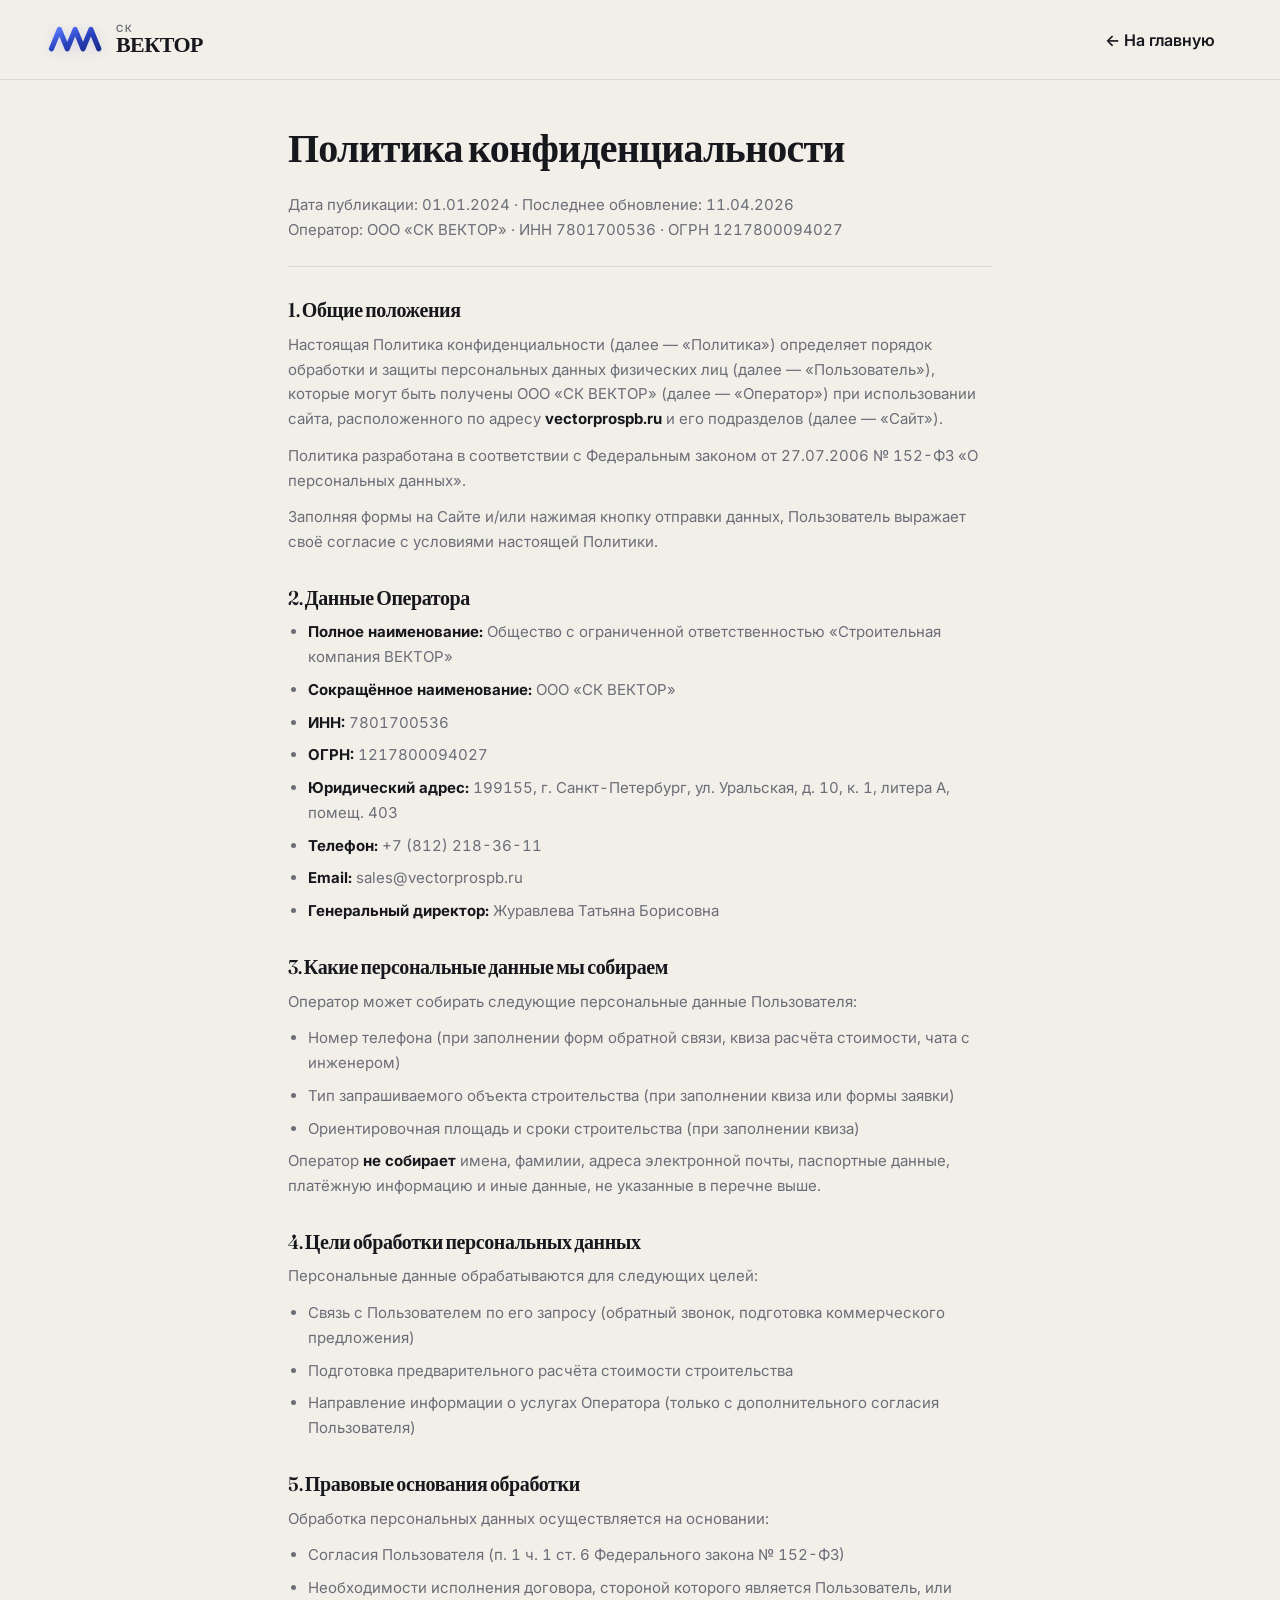
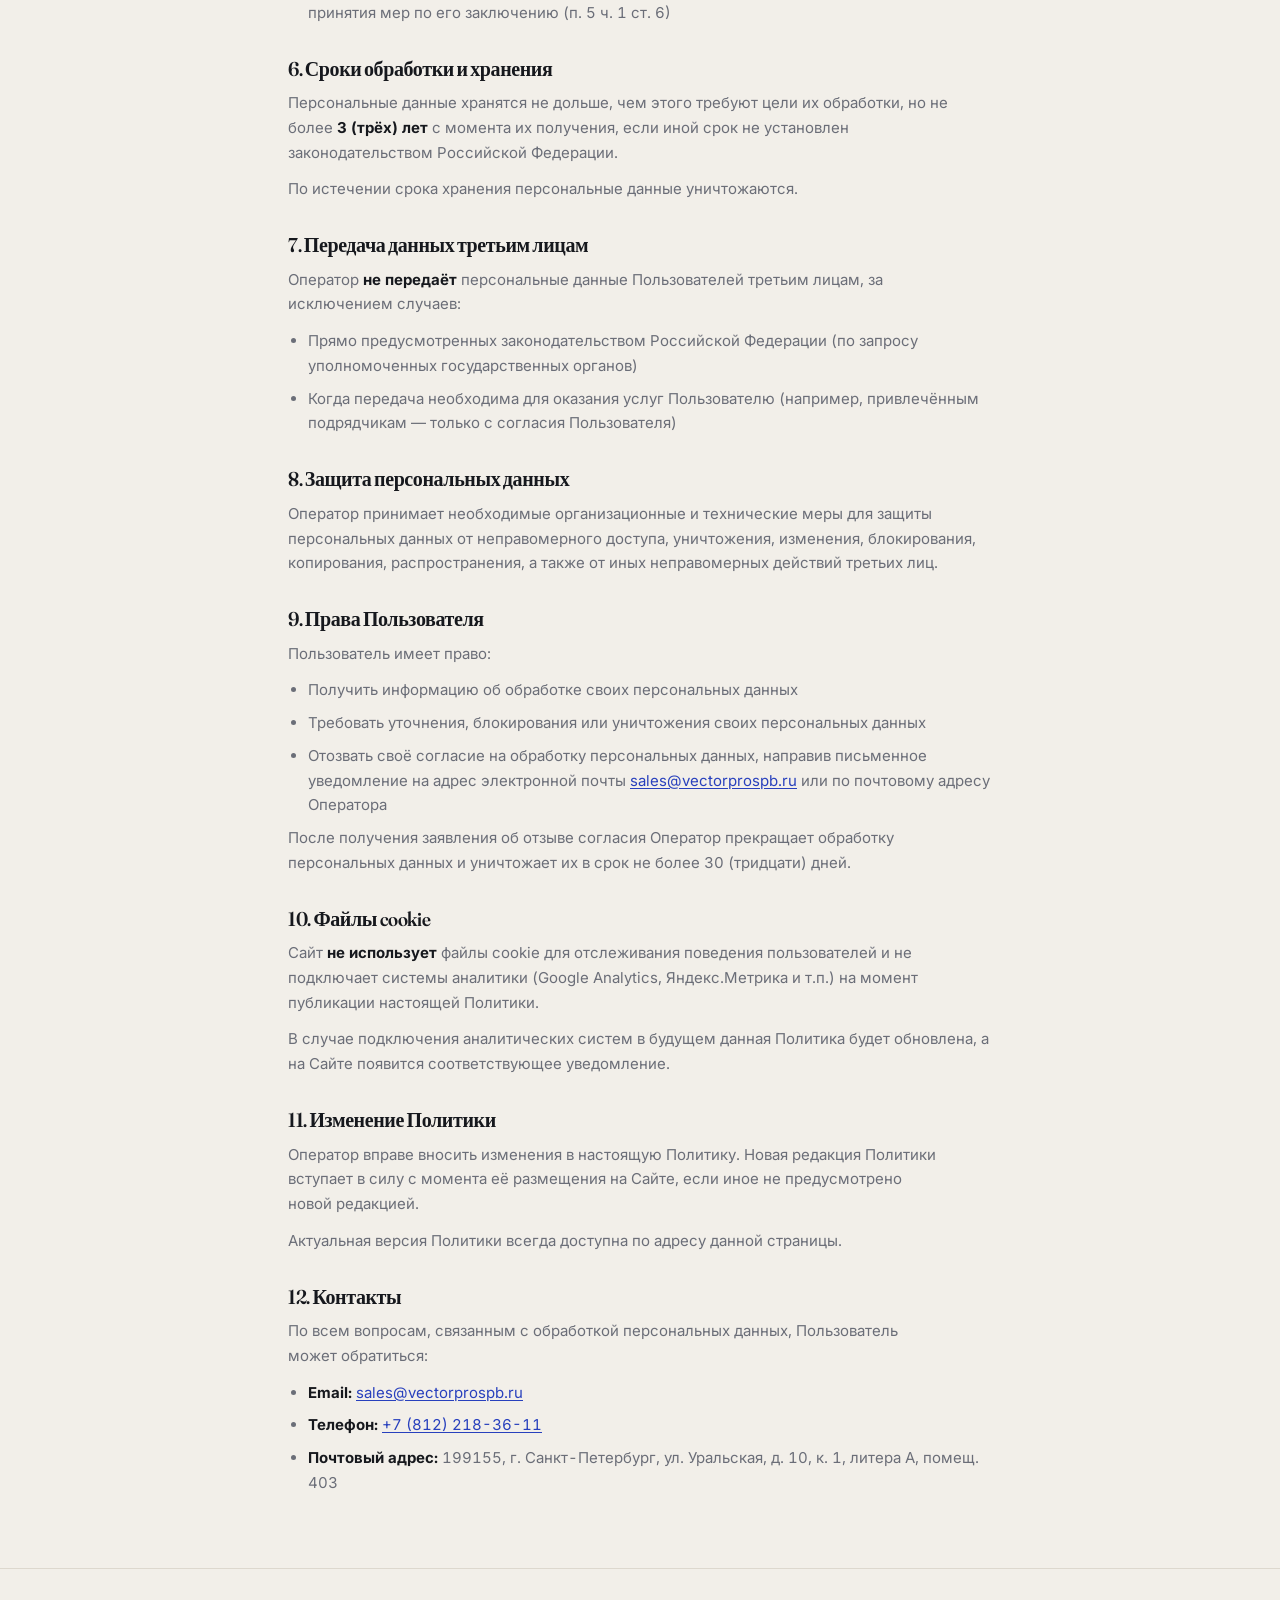
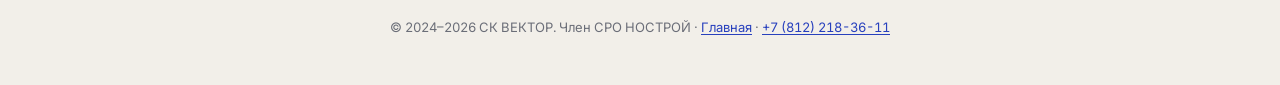
<file: landing-msk/privacy.html>
<!DOCTYPE html>
<html lang="ru">
<head>
  <meta charset="UTF-8" />
  <meta name="viewport" content="width=device-width, initial-scale=1.0" />
  <title>Политика конфиденциальности — СК ВЕКТОР</title>
  <meta name="robots" content="noindex, nofollow" />
  <meta name="theme-color" content="#F2EFE9" />

  <link rel="preconnect" href="https://fonts.googleapis.com" />
  <link rel="preconnect" href="https://fonts.gstatic.com" crossorigin />
  <link href="https://fonts.googleapis.com/css2?family=Fraunces:opsz,wght,SOFT@9..144,400..900,0..100&family=Inter:wght@400;500;600;700&display=swap" rel="stylesheet" />
  <link rel="stylesheet" href="styles/main.css" />

  <style>
    .legal { padding-top: calc(var(--header-h) + 3rem); padding-bottom: 4rem; }
    .legal__inner { max-width: 800px; margin: 0 auto; }
    .legal h1 { font-family: 'Fraunces', serif; font-size: clamp(1.75rem, 1rem + 2vw, 2.5rem); font-weight: 700; margin-bottom: 1.5rem; }
    .legal h2 { font-family: 'Fraunces', serif; font-size: 1.25rem; font-weight: 600; margin: 2rem 0 0.75rem; color: var(--text); }
    .legal p, .legal li { font-size: 0.9375rem; line-height: 1.65; color: var(--text-muted); margin-bottom: 0.75rem; }
    .legal ul { padding-left: 1.25rem; }
    .legal ul li { list-style: disc; margin-bottom: 0.5rem; }
    .legal strong { color: var(--text); }
    .legal a { color: var(--accent); text-decoration: underline; text-underline-offset: 2px; }
    .legal__meta { font-size: 0.8125rem; color: var(--text-muted); margin-bottom: 2rem; padding-bottom: 1.5rem; border-bottom: 1px solid var(--border); }
  </style>
</head>
<body>

  <header class="header is-scrolled">
    <div class="container header__inner">
      <a href="index.html" class="logo" aria-label="СК ВЕКТОР — на главную">
        <span class="logo__mark" aria-hidden="true">
          <svg viewBox="0 0 64 40" xmlns="http://www.w3.org/2000/svg" fill="none">
            <defs><linearGradient id="logoGrad" x1="0%" y1="0%" x2="100%" y2="100%"><stop offset="0%" stop-color="#5B7BFF"/><stop offset="55%" stop-color="#2840BD"/><stop offset="100%" stop-color="#1A2D8F"/></linearGradient></defs>
            <path d="M4 30 L13 8 L22 30 L31 8 L40 30 L49 8 L58 30" stroke="url(#logoGrad)" stroke-width="6" stroke-linecap="round" stroke-linejoin="round"/>
          </svg>
        </span>
        <span class="logo__text"><span class="logo__sub">СК</span>ВЕКТОР</span>
      </a>
      <a href="index.html" class="btn btn--ghost" style="margin-left:auto;">← На главную</a>
    </div>
  </header>

  <main class="legal">
    <div class="container legal__inner">

      <h1>Политика конфиденциальности</h1>
      <p class="legal__meta">Дата публикации: 01.01.2024 · Последнее обновление: 11.04.2026<br>Оператор: ООО «СК ВЕКТОР» · ИНН 7801700536 · ОГРН 1217800094027</p>

      <h2>1. Общие положения</h2>
      <p>Настоящая Политика конфиденциальности (далее — «Политика») определяет порядок обработки и защиты персональных данных физических лиц (далее — «Пользователь»), которые могут быть получены ООО «СК ВЕКТОР» (далее — «Оператор») при использовании сайта, расположенного по адресу <strong>vectorprospb.ru</strong> и его подразделов (далее — «Сайт»).</p>
      <p>Политика разработана в соответствии с Федеральным законом от 27.07.2006 № 152-ФЗ «О персональных данных».</p>
      <p>Заполняя формы на Сайте и/или нажимая кнопку отправки данных, Пользователь выражает своё согласие с условиями настоящей Политики.</p>

      <h2>2. Данные Оператора</h2>
      <ul>
        <li><strong>Полное наименование:</strong> Общество с ограниченной ответственностью «Строительная компания ВЕКТОР»</li>
        <li><strong>Сокращённое наименование:</strong> ООО «СК ВЕКТОР»</li>
        <li><strong>ИНН:</strong> 7801700536</li>
        <li><strong>ОГРН:</strong> 1217800094027</li>
        <li><strong>Юридический адрес:</strong> 199155, г. Санкт-Петербург, ул. Уральская, д. 10, к. 1, литера А, помещ. 403</li>
        <li><strong>Телефон:</strong> +7 (812) 218-36-11</li>
        <li><strong>Email:</strong> sales@vectorprospb.ru</li>
        <li><strong>Генеральный директор:</strong> Журавлева Татьяна Борисовна</li>
      </ul>

      <h2>3. Какие персональные данные мы собираем</h2>
      <p>Оператор может собирать следующие персональные данные Пользователя:</p>
      <ul>
        <li>Номер телефона (при заполнении форм обратной связи, квиза расчёта стоимости, чата с инженером)</li>
        <li>Тип запрашиваемого объекта строительства (при заполнении квиза или формы заявки)</li>
        <li>Ориентировочная площадь и сроки строительства (при заполнении квиза)</li>
      </ul>
      <p>Оператор <strong>не собирает</strong> имена, фамилии, адреса электронной почты, паспортные данные, платёжную информацию и иные данные, не указанные в перечне выше.</p>

      <h2>4. Цели обработки персональных данных</h2>
      <p>Персональные данные обрабатываются для следующих целей:</p>
      <ul>
        <li>Связь с Пользователем по его запросу (обратный звонок, подготовка коммерческого предложения)</li>
        <li>Подготовка предварительного расчёта стоимости строительства</li>
        <li>Направление информации о услугах Оператора (только с дополнительного согласия Пользователя)</li>
      </ul>

      <h2>5. Правовые основания обработки</h2>
      <p>Обработка персональных данных осуществляется на основании:</p>
      <ul>
        <li>Согласия Пользователя (п. 1 ч. 1 ст. 6 Федерального закона № 152-ФЗ)</li>
        <li>Необходимости исполнения договора, стороной которого является Пользователь, или принятия мер по его заключению (п. 5 ч. 1 ст. 6)</li>
      </ul>

      <h2>6. Сроки обработки и хранения</h2>
      <p>Персональные данные хранятся не дольше, чем этого требуют цели их обработки, но не более <strong>3 (трёх) лет</strong> с момента их получения, если иной срок не установлен законодательством Российской Федерации.</p>
      <p>По истечении срока хранения персональные данные уничтожаются.</p>

      <h2>7. Передача данных третьим лицам</h2>
      <p>Оператор <strong>не передаёт</strong> персональные данные Пользователей третьим лицам, за исключением случаев:</p>
      <ul>
        <li>Прямо предусмотренных законодательством Российской Федерации (по запросу уполномоченных государственных органов)</li>
        <li>Когда передача необходима для оказания услуг Пользователю (например, привлечённым подрядчикам — только с согласия Пользователя)</li>
      </ul>

      <h2>8. Защита персональных данных</h2>
      <p>Оператор принимает необходимые организационные и технические меры для защиты персональных данных от неправомерного доступа, уничтожения, изменения, блокирования, копирования, распространения, а также от иных неправомерных действий третьих лиц.</p>

      <h2>9. Права Пользователя</h2>
      <p>Пользователь имеет право:</p>
      <ul>
        <li>Получить информацию об обработке своих персональных данных</li>
        <li>Требовать уточнения, блокирования или уничтожения своих персональных данных</li>
        <li>Отозвать своё согласие на обработку персональных данных, направив письменное уведомление на адрес электронной почты <a href="mailto:sales@vectorprospb.ru">sales@vectorprospb.ru</a> или по почтовому адресу Оператора</li>
      </ul>
      <p>После получения заявления об отзыве согласия Оператор прекращает обработку персональных данных и уничтожает их в срок не более 30 (тридцати) дней.</p>

      <h2>10. Файлы cookie</h2>
      <p>Сайт <strong>не использует</strong> файлы cookie для отслеживания поведения пользователей и не подключает системы аналитики (Google Analytics, Яндекс.Метрика и т.п.) на момент публикации настоящей Политики.</p>
      <p>В случае подключения аналитических систем в будущем данная Политика будет обновлена, а на Сайте появится соответствующее уведомление.</p>

      <h2>11. Изменение Политики</h2>
      <p>Оператор вправе вносить изменения в настоящую Политику. Новая редакция Политики вступает в силу с момента её размещения на Сайте, если иное не предусмотрено новой редакцией.</p>
      <p>Актуальная версия Политики всегда доступна по адресу данной страницы.</p>

      <h2>12. Контакты</h2>
      <p>По всем вопросам, связанным с обработкой персональных данных, Пользователь может обратиться:</p>
      <ul>
        <li><strong>Email:</strong> <a href="mailto:sales@vectorprospb.ru">sales@vectorprospb.ru</a></li>
        <li><strong>Телефон:</strong> <a href="tel:+78122183611">+7 (812) 218-36-11</a></li>
        <li><strong>Почтовый адрес:</strong> 199155, г. Санкт-Петербург, ул. Уральская, д. 10, к. 1, литера А, помещ. 403</li>
      </ul>

    </div>
  </main>

  <footer class="service-footer">
    <div class="container"><p>© 2024–2026 СК&nbsp;ВЕКТОР. Член&nbsp;СРО НОСТРОЙ · <a href="index.html">Главная</a> · <a href="tel:+78122183611">+7 (812) 218-36-11</a></p></div>
  </footer>

</body>
</html>
</file>
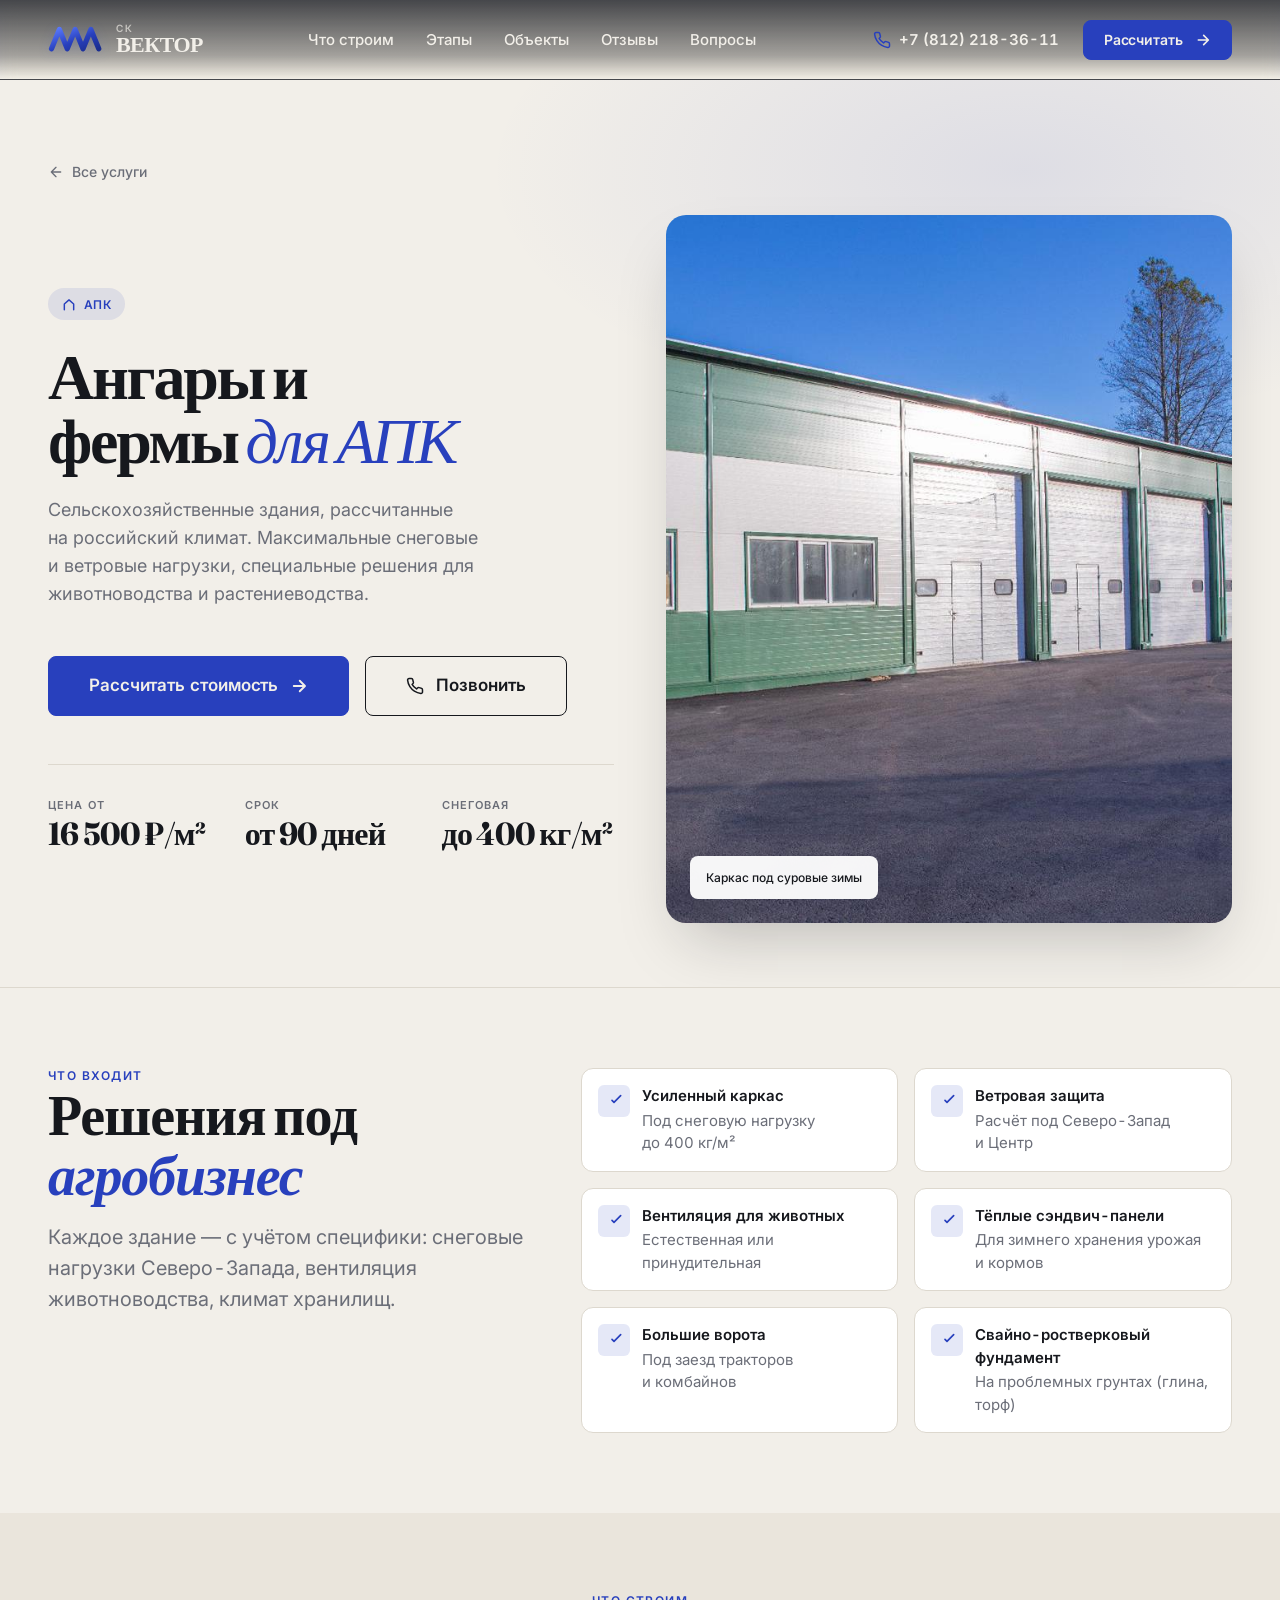
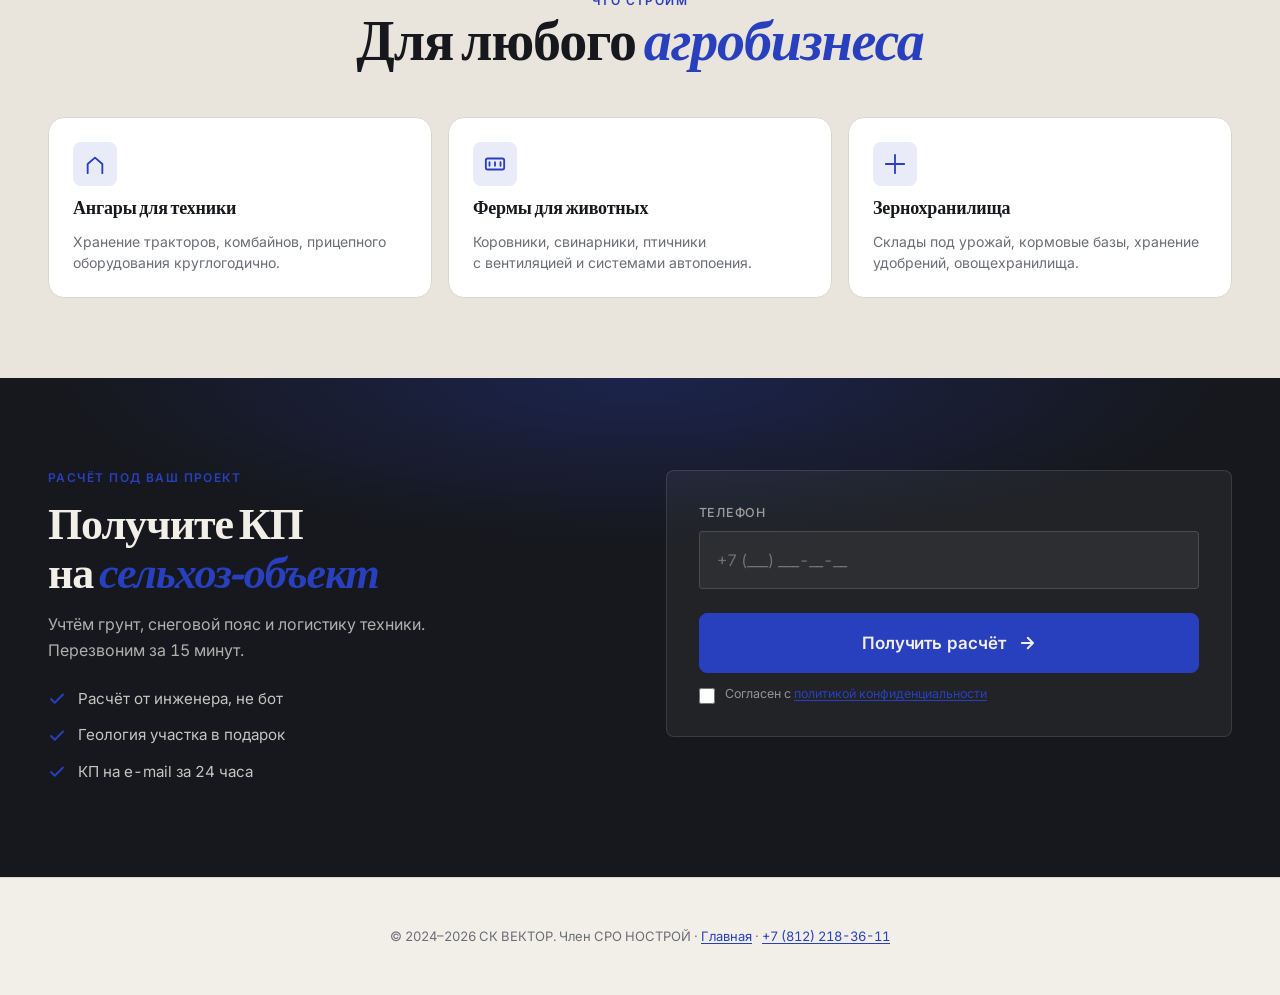
<file: landing-msk/services/agro.html>
<!DOCTYPE html>
<html lang="ru">
<head>
  <meta charset="UTF-8" />
  <meta name="viewport" content="width=device-width, initial-scale=1.0" />
  <title>Сельскохозяйственные здания — ангары и фермы для АПК | СК ВЕКТОР</title>
  <meta name="description" content="Ангары, фермы и хранилища для агробизнеса от 16 500 ₽/м². Максимальные снеговые и ветровые нагрузки. Под ключ за 90 дней." />
  <meta name="theme-color" content="#F2EFE9" />

  <link rel="preconnect" href="https://fonts.googleapis.com" />
  <link rel="preconnect" href="https://fonts.gstatic.com" crossorigin />
  <link href="https://fonts.googleapis.com/css2?family=Fraunces:opsz,wght,SOFT@9..144,400..900,0..100&family=Inter:wght@400;500;600;700&display=swap" rel="stylesheet" />

  <link rel="stylesheet" href="../styles/main.css" />
</head>
<body>

  <header class="header">
    <div class="container header__inner">
      <a href="../index.html" class="logo" aria-label="СК ВЕКТОР — на главную">
        <span class="logo__mark" aria-hidden="true">
          <svg viewBox="0 0 64 40" xmlns="http://www.w3.org/2000/svg" fill="none">
            <defs><linearGradient id="logoGrad" x1="0%" y1="0%" x2="100%" y2="100%"><stop offset="0%" stop-color="#5B7BFF"/><stop offset="55%" stop-color="#2840BD"/><stop offset="100%" stop-color="#1A2D8F"/></linearGradient></defs>
            <path d="M4 30 L13 8 L22 30 L31 8 L40 30 L49 8 L58 30" stroke="url(#logoGrad)" stroke-width="6" stroke-linecap="round" stroke-linejoin="round"/>
          </svg>
        </span>
        <span class="logo__text"><span class="logo__sub">СК</span>ВЕКТОР</span>
      </a>
      <nav class="nav" aria-label="Главное меню">
        <a href="../index.html#services" class="nav__link">Что строим</a>
        <a href="../index.html#process" class="nav__link">Этапы</a>
        <a href="../index.html#cases" class="nav__link">Объекты</a>
        <a href="../index.html#reviews" class="nav__link">Отзывы</a>
        <a href="../index.html#faq" class="nav__link">Вопросы</a>
      </nav>
      <div class="header__contacts">
        <a href="tel:+78122183611" class="header__phone">
          <svg class="header__phone-icon" viewBox="0 0 24 24" fill="none" stroke="currentColor" stroke-width="2" stroke-linecap="round" stroke-linejoin="round"><path d="M22 16.92v3a2 2 0 0 1-2.18 2 19.79 19.79 0 0 1-8.63-3.07 19.5 19.5 0 0 1-6-6 19.79 19.79 0 0 1-3.07-8.67A2 2 0 0 1 4.11 2h3a2 2 0 0 1 2 1.72 12.84 12.84 0 0 0 .7 2.81 2 2 0 0 1-.45 2.11L8.09 9.91a16 16 0 0 0 6 6l1.27-1.27a2 2 0 0 1 2.11-.45 12.84 12.84 0 0 0 2.81.7A2 2 0 0 1 22 16.92z"/></svg>
          <span>+7 (812) 218-36-11</span>
        </a>
        <a href="#service-form" class="btn btn--sm header__cta">Рассчитать<svg class="btn__icon" width="16" height="16" viewBox="0 0 24 24" fill="none" stroke="currentColor" stroke-width="2.5" stroke-linecap="round" stroke-linejoin="round"><path d="M5 12h14M13 5l7 7-7 7"/></svg></a>
      </div>
    </div>
  </header>

  <main class="service-page">

    <section class="service-hero">
      <div class="container">
        <a href="../index.html#services" class="service-hero__back"><svg viewBox="0 0 24 24" fill="none" stroke="currentColor" stroke-width="2" stroke-linecap="round" stroke-linejoin="round"><path d="M19 12H5M12 19l-7-7 7-7"/></svg>Все услуги</a>

        <div class="service-hero__inner">
          <div class="service-hero__content">
            <span class="service-hero__tag"><svg viewBox="0 0 24 24" fill="none" stroke="currentColor" stroke-width="2.5" stroke-linecap="round" stroke-linejoin="round"><path d="M4 22V12l8-7 8 7v10"/></svg>АПК</span>
            <h1 class="service-hero__title">Ангары и фермы <em>для АПК</em></h1>
            <p class="service-hero__lead">Сельскохозяйственные здания, рассчитанные на&nbsp;российский климат. Максимальные снеговые и&nbsp;ветровые нагрузки, специальные решения для животноводства и&nbsp;растениеводства.</p>

            <div class="service-hero__actions">
              <a href="#service-form" class="btn btn--lg">Рассчитать стоимость<svg class="btn__icon" width="18" height="18" viewBox="0 0 24 24" fill="none" stroke="currentColor" stroke-width="2.5" stroke-linecap="round" stroke-linejoin="round"><path d="M5 12h14M13 5l7 7-7 7"/></svg></a>
              <a href="tel:+78122183611" class="btn btn--secondary btn--lg"><svg width="18" height="18" viewBox="0 0 24 24" fill="none" stroke="currentColor" stroke-width="2" stroke-linecap="round" stroke-linejoin="round"><path d="M22 16.92v3a2 2 0 0 1-2.18 2 19.79 19.79 0 0 1-8.63-3.07 19.5 19.5 0 0 1-6-6 19.79 19.79 0 0 1-3.07-8.67A2 2 0 0 1 4.11 2h3a2 2 0 0 1 2 1.72 12.84 12.84 0 0 0 .7 2.81 2 2 0 0 1-.45 2.11L8.09 9.91a16 16 0 0 0 6 6l1.27-1.27a2 2 0 0 1 2.11-.45 12.84 12.84 0 0 0 2.81.7A2 2 0 0 1 22 16.92z"/></svg>Позвонить</a>
            </div>

            <div class="service-hero__metrics">
              <div class="service-hero__metric"><span class="service-hero__metric-label">Цена от</span><span class="service-hero__metric-value">16&nbsp;500 ₽/м²</span></div>
              <div class="service-hero__metric"><span class="service-hero__metric-label">Срок</span><span class="service-hero__metric-value">от 90 дней</span></div>
              <div class="service-hero__metric"><span class="service-hero__metric-label">Снеговая</span><span class="service-hero__metric-value">до 400 кг/м²</span></div>
            </div>
          </div>

          <div class="service-hero__media">
            <img src="../assets/images/service-agro.jpg" alt="Сельскохозяйственный ангар на металлокаркасе" />
            <div class="service-hero__media-caption">Каркас под&nbsp;суровые зимы</div>
          </div>
        </div>
      </div>
    </section>

    <section class="service-included">
      <div class="container">
        <div class="service-included__inner">
          <div class="service-included__head">
            <p class="overline">Что входит</p>
            <h2 class="h2">Решения под <em class="italic-accent">агробизнес</em></h2>
            <p class="lead">Каждое здание — с&nbsp;учётом специфики: снеговые нагрузки Северо-Запада, вентиляция животноводства, климат хранилищ.</p>
          </div>

          <ul class="service-included__list">
            <li class="service-included__item"><span class="service-included__icon"><svg viewBox="0 0 24 24" fill="none" stroke="currentColor" stroke-width="2.5" stroke-linecap="round" stroke-linejoin="round"><path d="M9 11l3 3L22 4"/></svg></span><div class="service-included__text"><strong>Усиленный каркас</strong><span>Под&nbsp;снеговую нагрузку до&nbsp;400&nbsp;кг/м²</span></div></li>
            <li class="service-included__item"><span class="service-included__icon"><svg viewBox="0 0 24 24" fill="none" stroke="currentColor" stroke-width="2.5" stroke-linecap="round" stroke-linejoin="round"><path d="M9 11l3 3L22 4"/></svg></span><div class="service-included__text"><strong>Ветровая защита</strong><span>Расчёт под&nbsp;Северо-Запад и&nbsp;Центр</span></div></li>
            <li class="service-included__item"><span class="service-included__icon"><svg viewBox="0 0 24 24" fill="none" stroke="currentColor" stroke-width="2.5" stroke-linecap="round" stroke-linejoin="round"><path d="M9 11l3 3L22 4"/></svg></span><div class="service-included__text"><strong>Вентиляция для&nbsp;животных</strong><span>Естественная или принудительная</span></div></li>
            <li class="service-included__item"><span class="service-included__icon"><svg viewBox="0 0 24 24" fill="none" stroke="currentColor" stroke-width="2.5" stroke-linecap="round" stroke-linejoin="round"><path d="M9 11l3 3L22 4"/></svg></span><div class="service-included__text"><strong>Тёплые сэндвич-панели</strong><span>Для зимнего хранения урожая и&nbsp;кормов</span></div></li>
            <li class="service-included__item"><span class="service-included__icon"><svg viewBox="0 0 24 24" fill="none" stroke="currentColor" stroke-width="2.5" stroke-linecap="round" stroke-linejoin="round"><path d="M9 11l3 3L22 4"/></svg></span><div class="service-included__text"><strong>Большие ворота</strong><span>Под&nbsp;заезд тракторов и&nbsp;комбайнов</span></div></li>
            <li class="service-included__item"><span class="service-included__icon"><svg viewBox="0 0 24 24" fill="none" stroke="currentColor" stroke-width="2.5" stroke-linecap="round" stroke-linejoin="round"><path d="M9 11l3 3L22 4"/></svg></span><div class="service-included__text"><strong>Свайно-ростверковый фундамент</strong><span>На&nbsp;проблемных грунтах (глина, торф)</span></div></li>
          </ul>
        </div>
      </div>
    </section>

    <section class="service-audience">
      <div class="container">
        <div class="section__head section__head--center">
          <p class="overline">Что строим</p>
          <h2 class="h2">Для любого <em class="italic-accent">агробизнеса</em></h2>
        </div>

        <div class="service-audience__grid">
          <article class="service-audience__card">
            <span class="service-audience__card-icon"><svg viewBox="0 0 24 24" fill="none" stroke="currentColor" stroke-width="2" stroke-linecap="round" stroke-linejoin="round"><path d="M4 22V12l8-7 8 7v10"/></svg></span>
            <h3 class="service-audience__card-title">Ангары для техники</h3>
            <p class="service-audience__card-desc">Хранение тракторов, комбайнов, прицепного оборудования круглогодично.</p>
          </article>
          <article class="service-audience__card">
            <span class="service-audience__card-icon"><svg viewBox="0 0 24 24" fill="none" stroke="currentColor" stroke-width="2" stroke-linecap="round" stroke-linejoin="round"><rect x="2" y="6" width="20" height="12" rx="2"/><path d="M6 10v4M12 10v4M18 10v4"/></svg></span>
            <h3 class="service-audience__card-title">Фермы для животных</h3>
            <p class="service-audience__card-desc">Коровники, свинарники, птичники с&nbsp;вентиляцией и&nbsp;системами автопоения.</p>
          </article>
          <article class="service-audience__card">
            <span class="service-audience__card-icon"><svg viewBox="0 0 24 24" fill="none" stroke="currentColor" stroke-width="2" stroke-linecap="round" stroke-linejoin="round"><path d="M12 2v20M2 12h20"/></svg></span>
            <h3 class="service-audience__card-title">Зернохранилища</h3>
            <p class="service-audience__card-desc">Склады под&nbsp;урожай, кормовые базы, хранение удобрений, овощехранилища.</p>
          </article>
        </div>
      </div>
    </section>

    <section class="service-form-section" id="service-form">
      <div class="container">
        <div class="service-form__inner">
          <div class="service-form__intro">
            <p class="overline">Расчёт под ваш проект</p>
            <h2 class="service-form__title">Получите КП на&nbsp;<em>сельхоз-объект</em></h2>
            <p class="service-form__lead">Учтём грунт, снеговой пояс и&nbsp;логистику техники. Перезвоним за&nbsp;15&nbsp;минут.</p>
            <ul class="service-form__benefits">
              <li><svg viewBox="0 0 24 24" fill="none" stroke="currentColor" stroke-width="2.5" stroke-linecap="round" stroke-linejoin="round"><polyline points="20 6 9 17 4 12"/></svg>Расчёт от инженера, не бот</li>
              <li><svg viewBox="0 0 24 24" fill="none" stroke="currentColor" stroke-width="2.5" stroke-linecap="round" stroke-linejoin="round"><polyline points="20 6 9 17 4 12"/></svg>Геология участка в подарок</li>
              <li><svg viewBox="0 0 24 24" fill="none" stroke="currentColor" stroke-width="2.5" stroke-linecap="round" stroke-linejoin="round"><polyline points="20 6 9 17 4 12"/></svg>КП на e-mail за 24 часа</li>
            </ul>
          </div>
          <form class="service-form__form" id="serviceForm" data-service="agro">
            <input type="hidden" name="service" value="Сельхоз / ангар" />
            <div class="service-form__field">
              <label>Телефон</label>
              <input type="tel" name="phone" placeholder="+7 (___) ___-__-__" required />
            </div>
            <button type="submit" class="btn btn--lg service-form__submit">Получить расчёт<svg class="btn__icon" width="18" height="18" viewBox="0 0 24 24" fill="none" stroke="currentColor" stroke-width="2.5" stroke-linecap="round" stroke-linejoin="round"><path d="M5 12h14M13 5l7 7-7 7"/></svg></button>
            <label class="consent">
              <input type="checkbox" required />
              <span>Согласен с&nbsp;<a href="../privacy.html" target="_blank">политикой конфиденциальности</a></span>
            </label>
          </form>
          <div class="service-form__success" id="serviceFormSuccess">
            <svg viewBox="0 0 24 24" fill="none" stroke="currentColor" stroke-width="2" stroke-linecap="round" stroke-linejoin="round"><polyline points="20 6 9 17 4 12"/></svg>
            <h3>Заявка отправлена</h3>
            <p>Инженер свяжется в&nbsp;течение 15&nbsp;минут</p>
          </div>
        </div>
      </div>
    </section>

  </main>

  <footer class="service-footer">
    <div class="container"><p>© 2024–2026 СК&nbsp;ВЕКТОР. Член&nbsp;СРО НОСТРОЙ · <a href="../index.html">Главная</a> · <a href="tel:+78122183611">+7 (812) 218-36-11</a></p></div>
  </footer>

  <script src="../scripts/main.js" defer></script>
</body>
</html>
</file>
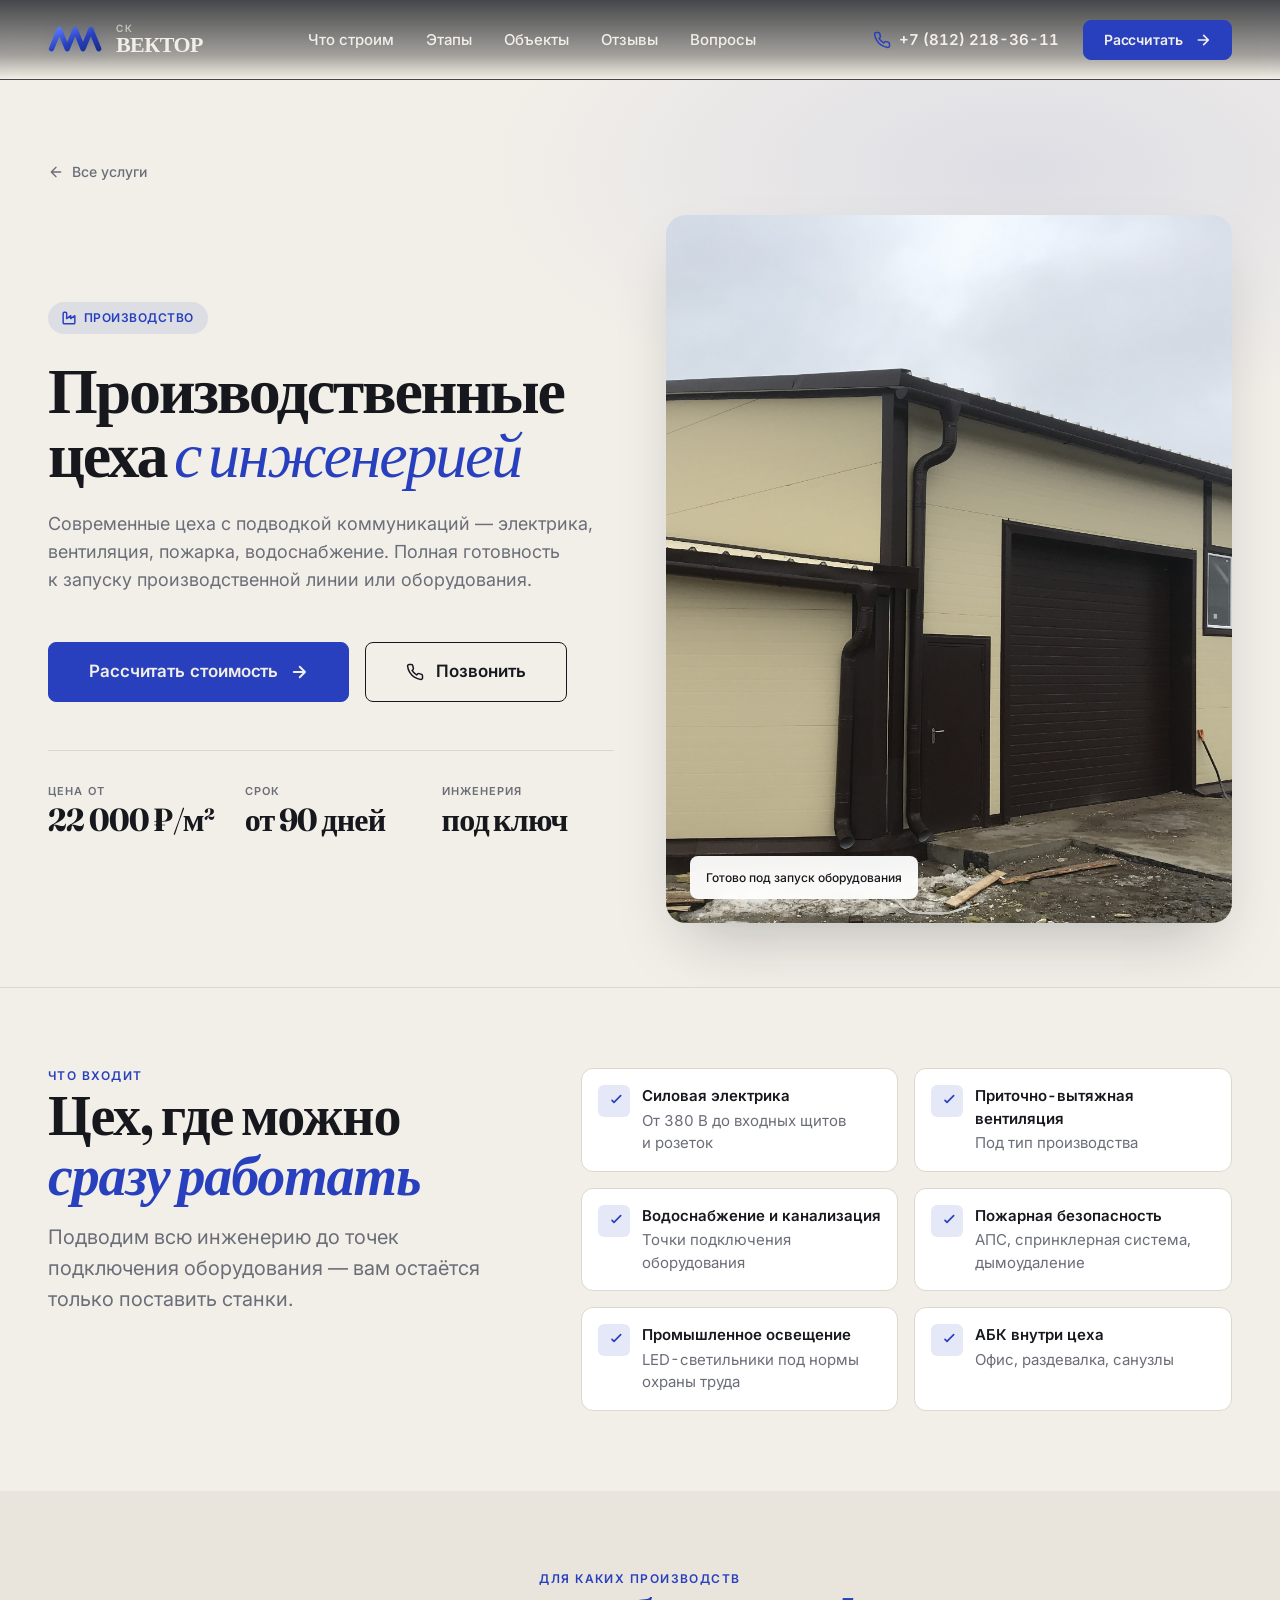
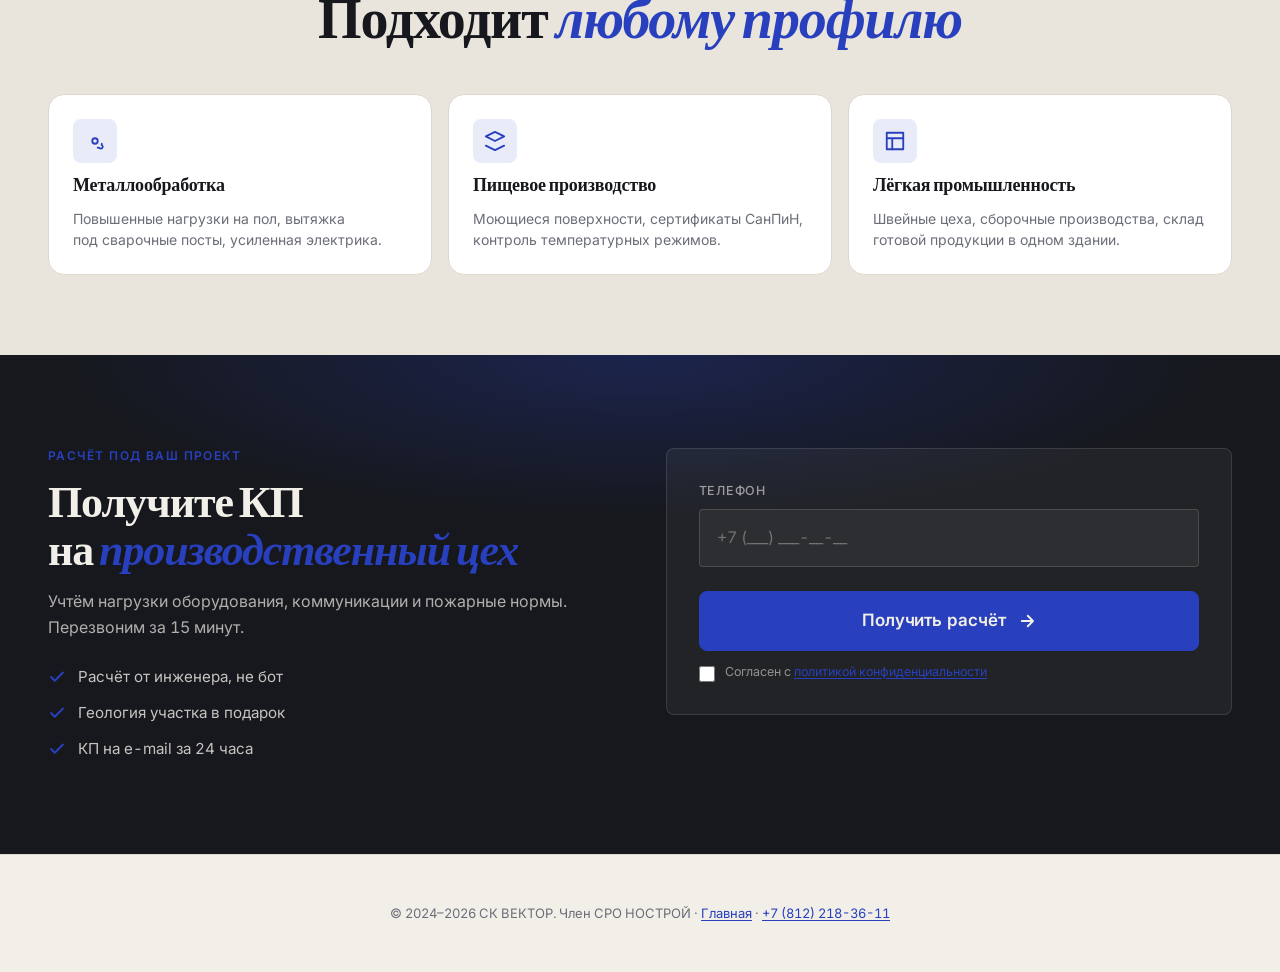
<file: landing-msk/services/industrial.html>
<!DOCTYPE html>
<html lang="ru">
<head>
  <meta charset="UTF-8" />
  <meta name="viewport" content="width=device-width, initial-scale=1.0" />
  <title>Производственные цеха с инженерией под ключ | СК ВЕКТОР</title>
  <meta name="description" content="Современные производственные цеха с полной инженерией от 22 000 ₽/м². Электрика, вентиляция, пожарка, водоснабжение — готовая к запуску производственная площадка." />
  <meta name="theme-color" content="#F2EFE9" />

  <link rel="preconnect" href="https://fonts.googleapis.com" />
  <link rel="preconnect" href="https://fonts.gstatic.com" crossorigin />
  <link href="https://fonts.googleapis.com/css2?family=Fraunces:opsz,wght,SOFT@9..144,400..900,0..100&family=Inter:wght@400;500;600;700&display=swap" rel="stylesheet" />

  <link rel="stylesheet" href="../styles/main.css" />
</head>
<body>

  <header class="header">
    <div class="container header__inner">
      <a href="../index.html" class="logo" aria-label="СК ВЕКТОР — на главную">
        <span class="logo__mark" aria-hidden="true">
          <svg viewBox="0 0 64 40" xmlns="http://www.w3.org/2000/svg" fill="none">
            <defs><linearGradient id="logoGrad" x1="0%" y1="0%" x2="100%" y2="100%"><stop offset="0%" stop-color="#5B7BFF"/><stop offset="55%" stop-color="#2840BD"/><stop offset="100%" stop-color="#1A2D8F"/></linearGradient></defs>
            <path d="M4 30 L13 8 L22 30 L31 8 L40 30 L49 8 L58 30" stroke="url(#logoGrad)" stroke-width="6" stroke-linecap="round" stroke-linejoin="round"/>
          </svg>
        </span>
        <span class="logo__text"><span class="logo__sub">СК</span>ВЕКТОР</span>
      </a>
      <nav class="nav" aria-label="Главное меню">
        <a href="../index.html#services" class="nav__link">Что строим</a>
        <a href="../index.html#process" class="nav__link">Этапы</a>
        <a href="../index.html#cases" class="nav__link">Объекты</a>
        <a href="../index.html#reviews" class="nav__link">Отзывы</a>
        <a href="../index.html#faq" class="nav__link">Вопросы</a>
      </nav>
      <div class="header__contacts">
        <a href="tel:+78122183611" class="header__phone">
          <svg class="header__phone-icon" viewBox="0 0 24 24" fill="none" stroke="currentColor" stroke-width="2" stroke-linecap="round" stroke-linejoin="round"><path d="M22 16.92v3a2 2 0 0 1-2.18 2 19.79 19.79 0 0 1-8.63-3.07 19.5 19.5 0 0 1-6-6 19.79 19.79 0 0 1-3.07-8.67A2 2 0 0 1 4.11 2h3a2 2 0 0 1 2 1.72 12.84 12.84 0 0 0 .7 2.81 2 2 0 0 1-.45 2.11L8.09 9.91a16 16 0 0 0 6 6l1.27-1.27a2 2 0 0 1 2.11-.45 12.84 12.84 0 0 0 2.81.7A2 2 0 0 1 22 16.92z"/></svg>
          <span>+7 (812) 218-36-11</span>
        </a>
        <a href="#service-form" class="btn btn--sm header__cta">Рассчитать<svg class="btn__icon" width="16" height="16" viewBox="0 0 24 24" fill="none" stroke="currentColor" stroke-width="2.5" stroke-linecap="round" stroke-linejoin="round"><path d="M5 12h14M13 5l7 7-7 7"/></svg></a>
      </div>
    </div>
  </header>

  <main class="service-page">

    <section class="service-hero">
      <div class="container">
        <a href="../index.html#services" class="service-hero__back"><svg viewBox="0 0 24 24" fill="none" stroke="currentColor" stroke-width="2" stroke-linecap="round" stroke-linejoin="round"><path d="M19 12H5M12 19l-7-7 7-7"/></svg>Все услуги</a>

        <div class="service-hero__inner">
          <div class="service-hero__content">
            <span class="service-hero__tag"><svg viewBox="0 0 24 24" fill="none" stroke="currentColor" stroke-width="2.5" stroke-linecap="round" stroke-linejoin="round"><path d="M2 20a2 2 0 0 0 2 2h16a2 2 0 0 0 2-2V8l-7 5V8l-7 5V4a2 2 0 0 0-2-2H4a2 2 0 0 0-2 2z"/></svg>Производство</span>
            <h1 class="service-hero__title">Производственные цеха <em>с инженерией</em></h1>
            <p class="service-hero__lead">Современные цеха с&nbsp;подводкой коммуникаций — электрика, вентиляция, пожарка, водоснабжение. Полная готовность к&nbsp;запуску производственной линии или оборудования.</p>

            <div class="service-hero__actions">
              <a href="#service-form" class="btn btn--lg">Рассчитать стоимость<svg class="btn__icon" width="18" height="18" viewBox="0 0 24 24" fill="none" stroke="currentColor" stroke-width="2.5" stroke-linecap="round" stroke-linejoin="round"><path d="M5 12h14M13 5l7 7-7 7"/></svg></a>
              <a href="tel:+78122183611" class="btn btn--secondary btn--lg"><svg width="18" height="18" viewBox="0 0 24 24" fill="none" stroke="currentColor" stroke-width="2" stroke-linecap="round" stroke-linejoin="round"><path d="M22 16.92v3a2 2 0 0 1-2.18 2 19.79 19.79 0 0 1-8.63-3.07 19.5 19.5 0 0 1-6-6 19.79 19.79 0 0 1-3.07-8.67A2 2 0 0 1 4.11 2h3a2 2 0 0 1 2 1.72 12.84 12.84 0 0 0 .7 2.81 2 2 0 0 1-.45 2.11L8.09 9.91a16 16 0 0 0 6 6l1.27-1.27a2 2 0 0 1 2.11-.45 12.84 12.84 0 0 0 2.81.7A2 2 0 0 1 22 16.92z"/></svg>Позвонить</a>
            </div>

            <div class="service-hero__metrics">
              <div class="service-hero__metric"><span class="service-hero__metric-label">Цена от</span><span class="service-hero__metric-value">22&nbsp;000 ₽/м²</span></div>
              <div class="service-hero__metric"><span class="service-hero__metric-label">Срок</span><span class="service-hero__metric-value">от 90 дней</span></div>
              <div class="service-hero__metric"><span class="service-hero__metric-label">Инженерия</span><span class="service-hero__metric-value">под ключ</span></div>
            </div>
          </div>

          <div class="service-hero__media">
            <img src="../assets/images/service-industrial.jpg" alt="Главный инженер на производстве" />
            <div class="service-hero__media-caption">Готово под&nbsp;запуск оборудования</div>
          </div>
        </div>
      </div>
    </section>

    <section class="service-included">
      <div class="container">
        <div class="service-included__inner">
          <div class="service-included__head">
            <p class="overline">Что входит</p>
            <h2 class="h2">Цех, где можно <em class="italic-accent">сразу работать</em></h2>
            <p class="lead">Подводим всю инженерию до&nbsp;точек подключения оборудования — вам остаётся только поставить станки.</p>
          </div>

          <ul class="service-included__list">
            <li class="service-included__item"><span class="service-included__icon"><svg viewBox="0 0 24 24" fill="none" stroke="currentColor" stroke-width="2.5" stroke-linecap="round" stroke-linejoin="round"><path d="M9 11l3 3L22 4"/></svg></span><div class="service-included__text"><strong>Силовая электрика</strong><span>От&nbsp;380&nbsp;В до&nbsp;входных щитов и&nbsp;розеток</span></div></li>
            <li class="service-included__item"><span class="service-included__icon"><svg viewBox="0 0 24 24" fill="none" stroke="currentColor" stroke-width="2.5" stroke-linecap="round" stroke-linejoin="round"><path d="M9 11l3 3L22 4"/></svg></span><div class="service-included__text"><strong>Приточно-вытяжная вентиляция</strong><span>Под&nbsp;тип производства</span></div></li>
            <li class="service-included__item"><span class="service-included__icon"><svg viewBox="0 0 24 24" fill="none" stroke="currentColor" stroke-width="2.5" stroke-linecap="round" stroke-linejoin="round"><path d="M9 11l3 3L22 4"/></svg></span><div class="service-included__text"><strong>Водоснабжение и&nbsp;канализация</strong><span>Точки подключения оборудования</span></div></li>
            <li class="service-included__item"><span class="service-included__icon"><svg viewBox="0 0 24 24" fill="none" stroke="currentColor" stroke-width="2.5" stroke-linecap="round" stroke-linejoin="round"><path d="M9 11l3 3L22 4"/></svg></span><div class="service-included__text"><strong>Пожарная безопасность</strong><span>АПС, спринклерная система, дымоудаление</span></div></li>
            <li class="service-included__item"><span class="service-included__icon"><svg viewBox="0 0 24 24" fill="none" stroke="currentColor" stroke-width="2.5" stroke-linecap="round" stroke-linejoin="round"><path d="M9 11l3 3L22 4"/></svg></span><div class="service-included__text"><strong>Промышленное освещение</strong><span>LED-светильники под&nbsp;нормы охраны труда</span></div></li>
            <li class="service-included__item"><span class="service-included__icon"><svg viewBox="0 0 24 24" fill="none" stroke="currentColor" stroke-width="2.5" stroke-linecap="round" stroke-linejoin="round"><path d="M9 11l3 3L22 4"/></svg></span><div class="service-included__text"><strong>АБК внутри цеха</strong><span>Офис, раздевалка, санузлы</span></div></li>
          </ul>
        </div>
      </div>
    </section>

    <section class="service-audience">
      <div class="container">
        <div class="section__head section__head--center">
          <p class="overline">Для каких производств</p>
          <h2 class="h2">Подходит <em class="italic-accent">любому профилю</em></h2>
        </div>

        <div class="service-audience__grid">
          <article class="service-audience__card">
            <span class="service-audience__card-icon"><svg viewBox="0 0 24 24" fill="none" stroke="currentColor" stroke-width="2" stroke-linecap="round" stroke-linejoin="round"><circle cx="12" cy="12" r="3"/><path d="M19.4 15a1.65 1.65 0 0 0 .33 1.82l.06.06a2 2 0 1 1-2.83 2.83l-.06-.06a1.65 1.65 0 0 0-1.82-.33"/></svg></span>
            <h3 class="service-audience__card-title">Металлообработка</h3>
            <p class="service-audience__card-desc">Повышенные нагрузки на&nbsp;пол, вытяжка под&nbsp;сварочные посты, усиленная электрика.</p>
          </article>
          <article class="service-audience__card">
            <span class="service-audience__card-icon"><svg viewBox="0 0 24 24" fill="none" stroke="currentColor" stroke-width="2" stroke-linecap="round" stroke-linejoin="round"><path d="M12 2L2 7l10 5 10-5-10-5z"/><path d="M2 17l10 5 10-5"/></svg></span>
            <h3 class="service-audience__card-title">Пищевое производство</h3>
            <p class="service-audience__card-desc">Моющиеся поверхности, сертификаты СанПиН, контроль температурных режимов.</p>
          </article>
          <article class="service-audience__card">
            <span class="service-audience__card-icon"><svg viewBox="0 0 24 24" fill="none" stroke="currentColor" stroke-width="2" stroke-linecap="round" stroke-linejoin="round"><path d="M3 3h18v18H3z"/><path d="M3 9h18M9 21V9"/></svg></span>
            <h3 class="service-audience__card-title">Лёгкая промышленность</h3>
            <p class="service-audience__card-desc">Швейные цеха, сборочные производства, склад готовой продукции в&nbsp;одном здании.</p>
          </article>
        </div>
      </div>
    </section>

    <section class="service-form-section" id="service-form">
      <div class="container">
        <div class="service-form__inner">
          <div class="service-form__intro">
            <p class="overline">Расчёт под ваш проект</p>
            <h2 class="service-form__title">Получите КП на&nbsp;<em>производственный цех</em></h2>
            <p class="service-form__lead">Учтём нагрузки оборудования, коммуникации и&nbsp;пожарные нормы. Перезвоним за&nbsp;15&nbsp;минут.</p>
            <ul class="service-form__benefits">
              <li><svg viewBox="0 0 24 24" fill="none" stroke="currentColor" stroke-width="2.5" stroke-linecap="round" stroke-linejoin="round"><polyline points="20 6 9 17 4 12"/></svg>Расчёт от инженера, не бот</li>
              <li><svg viewBox="0 0 24 24" fill="none" stroke="currentColor" stroke-width="2.5" stroke-linecap="round" stroke-linejoin="round"><polyline points="20 6 9 17 4 12"/></svg>Геология участка в подарок</li>
              <li><svg viewBox="0 0 24 24" fill="none" stroke="currentColor" stroke-width="2.5" stroke-linecap="round" stroke-linejoin="round"><polyline points="20 6 9 17 4 12"/></svg>КП на e-mail за 24 часа</li>
            </ul>
          </div>
          <form class="service-form__form" id="serviceForm" data-service="industrial">
            <input type="hidden" name="service" value="Производственный цех" />
            <div class="service-form__field">
              <label>Телефон</label>
              <input type="tel" name="phone" placeholder="+7 (___) ___-__-__" required />
            </div>
            <button type="submit" class="btn btn--lg service-form__submit">Получить расчёт<svg class="btn__icon" width="18" height="18" viewBox="0 0 24 24" fill="none" stroke="currentColor" stroke-width="2.5" stroke-linecap="round" stroke-linejoin="round"><path d="M5 12h14M13 5l7 7-7 7"/></svg></button>
            <label class="consent">
              <input type="checkbox" required />
              <span>Согласен с&nbsp;<a href="../privacy.html" target="_blank">политикой конфиденциальности</a></span>
            </label>
          </form>
          <div class="service-form__success" id="serviceFormSuccess">
            <svg viewBox="0 0 24 24" fill="none" stroke="currentColor" stroke-width="2" stroke-linecap="round" stroke-linejoin="round"><polyline points="20 6 9 17 4 12"/></svg>
            <h3>Заявка отправлена</h3>
            <p>Инженер свяжется в&nbsp;течение 15&nbsp;минут</p>
          </div>
        </div>
      </div>
    </section>

  </main>

  <footer class="service-footer">
    <div class="container"><p>© 2024–2026 СК&nbsp;ВЕКТОР. Член&nbsp;СРО НОСТРОЙ · <a href="../index.html">Главная</a> · <a href="tel:+78122183611">+7 (812) 218-36-11</a></p></div>
  </footer>

  <script src="../scripts/main.js" defer></script>
</body>
</html>
</file>
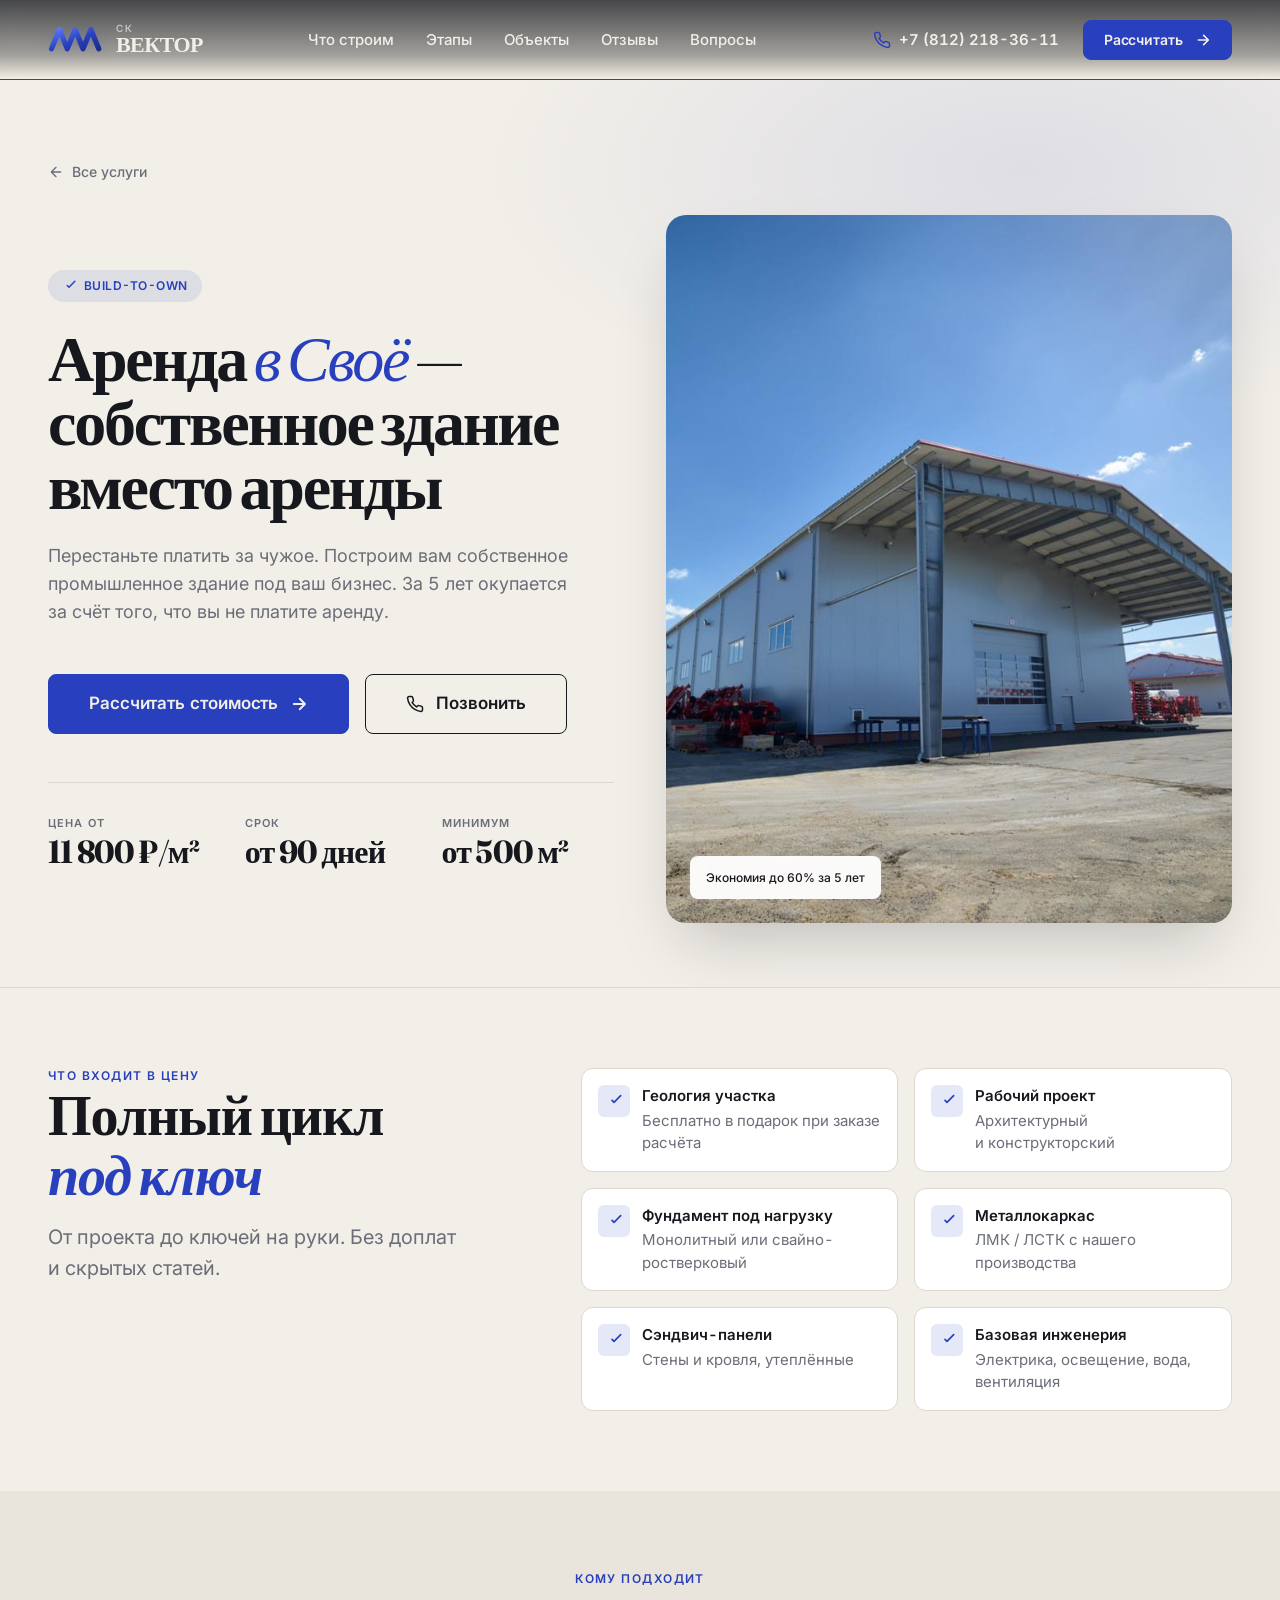
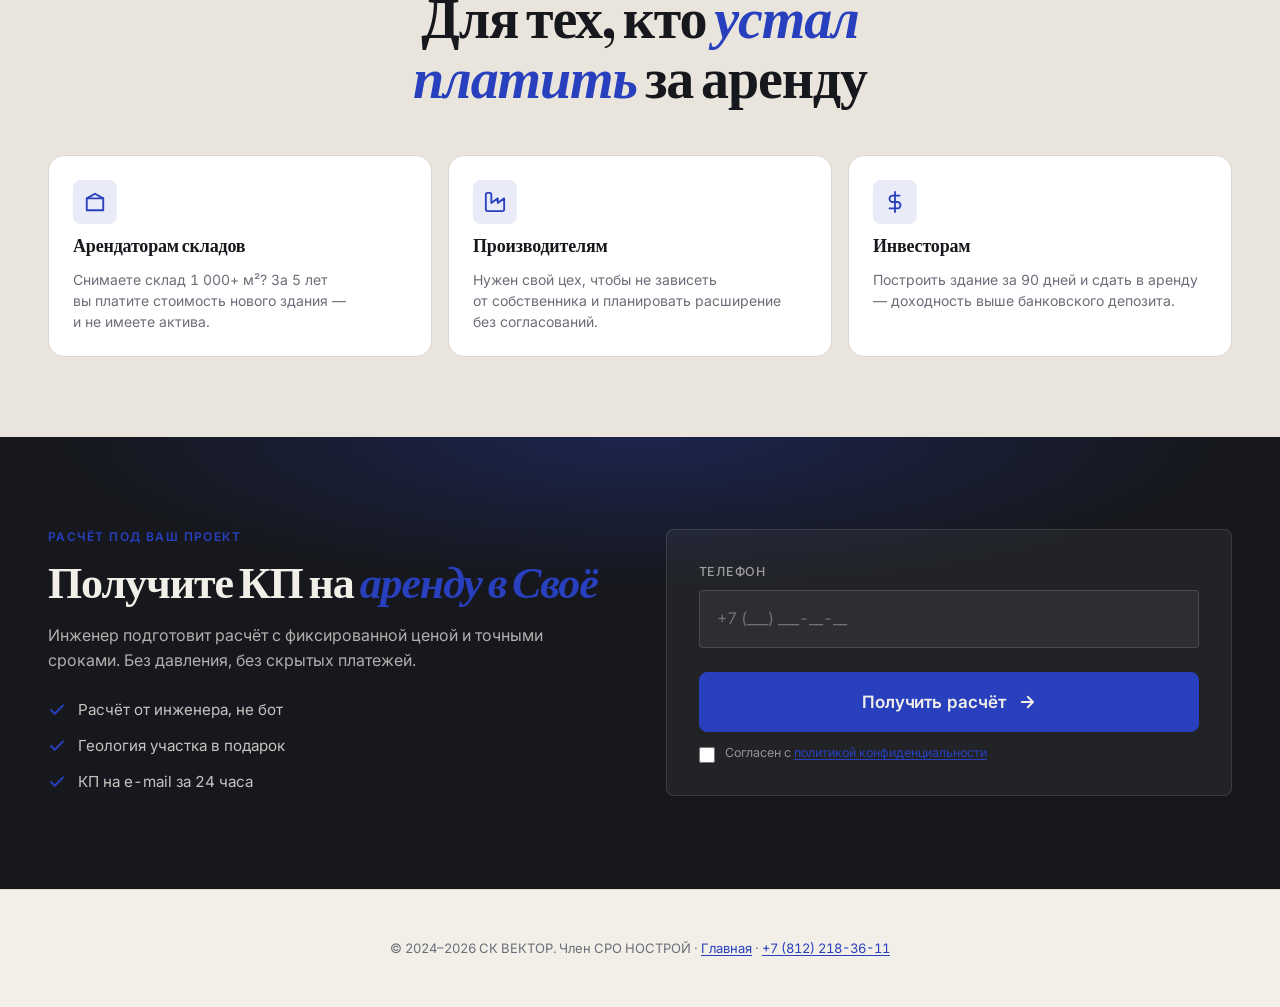
<file: landing-msk/services/rental.html>
<!DOCTYPE html>
<html lang="ru">
<head>
  <meta charset="UTF-8" />
  <meta name="viewport" content="width=device-width, initial-scale=1.0" />
  <title>Аренда в Своё — собственное здание вместо аренды | СК ВЕКТОР</title>
  <meta name="description" content="Перестаньте платить за чужое. Построим вам собственное промышленное здание от 11 800 ₽/м² за 90 дней. Окупается за 5 лет." />
  <meta name="theme-color" content="#F2EFE9" />

  <link rel="preconnect" href="https://fonts.googleapis.com" />
  <link rel="preconnect" href="https://fonts.gstatic.com" crossorigin />
  <link href="https://fonts.googleapis.com/css2?family=Fraunces:opsz,wght,SOFT@9..144,400..900,0..100&family=Inter:wght@400;500;600;700&display=swap" rel="stylesheet" />

  <link rel="stylesheet" href="../styles/main.css" />
</head>
<body>

  <!-- HEADER -->
  <header class="header">
    <div class="container header__inner">
      <a href="../index.html" class="logo" aria-label="СК ВЕКТОР — на главную">
        <span class="logo__mark" aria-hidden="true">
          <svg viewBox="0 0 64 40" xmlns="http://www.w3.org/2000/svg" fill="none">
            <defs>
              <linearGradient id="logoGrad" x1="0%" y1="0%" x2="100%" y2="100%">
                <stop offset="0%" stop-color="#5B7BFF"/>
                <stop offset="55%" stop-color="#2840BD"/>
                <stop offset="100%" stop-color="#1A2D8F"/>
              </linearGradient>
            </defs>
            <path d="M4 30 L13 8 L22 30 L31 8 L40 30 L49 8 L58 30" stroke="url(#logoGrad)" stroke-width="6" stroke-linecap="round" stroke-linejoin="round"/>
          </svg>
        </span>
        <span class="logo__text">
          <span class="logo__sub">СК</span>
          ВЕКТОР
        </span>
      </a>

      <nav class="nav" aria-label="Главное меню">
        <a href="../index.html#services" class="nav__link">Что строим</a>
        <a href="../index.html#process" class="nav__link">Этапы</a>
        <a href="../index.html#cases" class="nav__link">Объекты</a>
        <a href="../index.html#reviews" class="nav__link">Отзывы</a>
        <a href="../index.html#faq" class="nav__link">Вопросы</a>
      </nav>

      <div class="header__contacts">
        <a href="tel:+78122183611" class="header__phone">
          <svg class="header__phone-icon" viewBox="0 0 24 24" fill="none" stroke="currentColor" stroke-width="2" stroke-linecap="round" stroke-linejoin="round"><path d="M22 16.92v3a2 2 0 0 1-2.18 2 19.79 19.79 0 0 1-8.63-3.07 19.5 19.5 0 0 1-6-6 19.79 19.79 0 0 1-3.07-8.67A2 2 0 0 1 4.11 2h3a2 2 0 0 1 2 1.72 12.84 12.84 0 0 0 .7 2.81 2 2 0 0 1-.45 2.11L8.09 9.91a16 16 0 0 0 6 6l1.27-1.27a2 2 0 0 1 2.11-.45 12.84 12.84 0 0 0 2.81.7A2 2 0 0 1 22 16.92z"/></svg>
          <span>+7 (812) 218-36-11</span>
        </a>

        <a href="#service-form" class="btn btn--sm header__cta">
          Рассчитать
          <svg class="btn__icon" width="16" height="16" viewBox="0 0 24 24" fill="none" stroke="currentColor" stroke-width="2.5" stroke-linecap="round" stroke-linejoin="round"><path d="M5 12h14M13 5l7 7-7 7"/></svg>
        </a>
      </div>
    </div>
  </header>

  <main class="service-page">

    <!-- HERO -->
    <section class="service-hero">
      <div class="container">
        <a href="../index.html#services" class="service-hero__back">
          <svg viewBox="0 0 24 24" fill="none" stroke="currentColor" stroke-width="2" stroke-linecap="round" stroke-linejoin="round"><path d="M19 12H5M12 19l-7-7 7-7"/></svg>
          Все услуги
        </a>

        <div class="service-hero__inner">

          <div class="service-hero__content">
            <span class="service-hero__tag">
              <svg viewBox="0 0 24 24" fill="none" stroke="currentColor" stroke-width="2.5" stroke-linecap="round" stroke-linejoin="round"><path d="M9 11l3 3L22 4"/></svg>
              Build-to-own
            </span>

            <h1 class="service-hero__title">
              Аренда <em>в&nbsp;Своё</em> — собственное здание вместо&nbsp;аренды
            </h1>
            <p class="service-hero__lead">
              Перестаньте платить за&nbsp;чужое. Построим вам собственное промышленное здание под&nbsp;ваш бизнес. За&nbsp;5&nbsp;лет окупается за&nbsp;счёт того, что вы&nbsp;не&nbsp;платите аренду.
            </p>

            <div class="service-hero__actions">
              <a href="#service-form" class="btn btn--lg">
                Рассчитать стоимость
                <svg class="btn__icon" width="18" height="18" viewBox="0 0 24 24" fill="none" stroke="currentColor" stroke-width="2.5" stroke-linecap="round" stroke-linejoin="round"><path d="M5 12h14M13 5l7 7-7 7"/></svg>
              </a>
              <a href="tel:+78122183611" class="btn btn--secondary btn--lg">
                <svg width="18" height="18" viewBox="0 0 24 24" fill="none" stroke="currentColor" stroke-width="2" stroke-linecap="round" stroke-linejoin="round"><path d="M22 16.92v3a2 2 0 0 1-2.18 2 19.79 19.79 0 0 1-8.63-3.07 19.5 19.5 0 0 1-6-6 19.79 19.79 0 0 1-3.07-8.67A2 2 0 0 1 4.11 2h3a2 2 0 0 1 2 1.72 12.84 12.84 0 0 0 .7 2.81 2 2 0 0 1-.45 2.11L8.09 9.91a16 16 0 0 0 6 6l1.27-1.27a2 2 0 0 1 2.11-.45 12.84 12.84 0 0 0 2.81.7A2 2 0 0 1 22 16.92z"/></svg>
                Позвонить
              </a>
            </div>

            <div class="service-hero__metrics">
              <div class="service-hero__metric">
                <span class="service-hero__metric-label">Цена от</span>
                <span class="service-hero__metric-value">11&nbsp;800 ₽/м²</span>
              </div>
              <div class="service-hero__metric">
                <span class="service-hero__metric-label">Срок</span>
                <span class="service-hero__metric-value">от 90 дней</span>
              </div>
              <div class="service-hero__metric">
                <span class="service-hero__metric-label">Минимум</span>
                <span class="service-hero__metric-value">от 500 м²</span>
              </div>
            </div>
          </div>

          <div class="service-hero__media">
            <img src="../assets/images/service-rental-3d.jpg" alt="3D-визуализация здания под собственность" />
            <div class="service-hero__media-caption">Экономия до&nbsp;60% за&nbsp;5&nbsp;лет</div>
          </div>

        </div>
      </div>
    </section>

    <!-- WHAT INCLUDED -->
    <section class="service-included">
      <div class="container">
        <div class="service-included__inner">
          <div class="service-included__head">
            <p class="overline">Что входит в&nbsp;цену</p>
            <h2 class="h2">Полный цикл <em class="italic-accent">под ключ</em></h2>
            <p class="lead">От&nbsp;проекта до&nbsp;ключей на&nbsp;руки. Без доплат и&nbsp;скрытых статей.</p>
          </div>

          <ul class="service-included__list">
            <li class="service-included__item">
              <span class="service-included__icon"><svg viewBox="0 0 24 24" fill="none" stroke="currentColor" stroke-width="2.5" stroke-linecap="round" stroke-linejoin="round"><path d="M9 11l3 3L22 4"/></svg></span>
              <div class="service-included__text"><strong>Геология участка</strong><span>Бесплатно в&nbsp;подарок при заказе расчёта</span></div>
            </li>
            <li class="service-included__item">
              <span class="service-included__icon"><svg viewBox="0 0 24 24" fill="none" stroke="currentColor" stroke-width="2.5" stroke-linecap="round" stroke-linejoin="round"><path d="M9 11l3 3L22 4"/></svg></span>
              <div class="service-included__text"><strong>Рабочий проект</strong><span>Архитектурный и&nbsp;конструкторский</span></div>
            </li>
            <li class="service-included__item">
              <span class="service-included__icon"><svg viewBox="0 0 24 24" fill="none" stroke="currentColor" stroke-width="2.5" stroke-linecap="round" stroke-linejoin="round"><path d="M9 11l3 3L22 4"/></svg></span>
              <div class="service-included__text"><strong>Фундамент под&nbsp;нагрузку</strong><span>Монолитный или свайно-ростверковый</span></div>
            </li>
            <li class="service-included__item">
              <span class="service-included__icon"><svg viewBox="0 0 24 24" fill="none" stroke="currentColor" stroke-width="2.5" stroke-linecap="round" stroke-linejoin="round"><path d="M9 11l3 3L22 4"/></svg></span>
              <div class="service-included__text"><strong>Металлокаркас</strong><span>ЛМК / ЛСТК с&nbsp;нашего производства</span></div>
            </li>
            <li class="service-included__item">
              <span class="service-included__icon"><svg viewBox="0 0 24 24" fill="none" stroke="currentColor" stroke-width="2.5" stroke-linecap="round" stroke-linejoin="round"><path d="M9 11l3 3L22 4"/></svg></span>
              <div class="service-included__text"><strong>Сэндвич-панели</strong><span>Стены и&nbsp;кровля, утеплённые</span></div>
            </li>
            <li class="service-included__item">
              <span class="service-included__icon"><svg viewBox="0 0 24 24" fill="none" stroke="currentColor" stroke-width="2.5" stroke-linecap="round" stroke-linejoin="round"><path d="M9 11l3 3L22 4"/></svg></span>
              <div class="service-included__text"><strong>Базовая инженерия</strong><span>Электрика, освещение, вода, вентиляция</span></div>
            </li>
          </ul>
        </div>
      </div>
    </section>

    <!-- AUDIENCE -->
    <section class="service-audience">
      <div class="container">
        <div class="section__head section__head--center">
          <p class="overline">Кому подходит</p>
          <h2 class="h2">Для тех, кто <em class="italic-accent">устал платить</em> за аренду</h2>
        </div>

        <div class="service-audience__grid">
          <article class="service-audience__card">
            <span class="service-audience__card-icon"><svg viewBox="0 0 24 24" fill="none" stroke="currentColor" stroke-width="2" stroke-linecap="round" stroke-linejoin="round"><rect x="3" y="8" width="18" height="13"/><path d="M3 8l9-5 9 5"/></svg></span>
            <h3 class="service-audience__card-title">Арендаторам складов</h3>
            <p class="service-audience__card-desc">Снимаете склад 1 000+ м²? За&nbsp;5&nbsp;лет вы&nbsp;платите стоимость нового здания — и&nbsp;не&nbsp;имеете актива.</p>
          </article>

          <article class="service-audience__card">
            <span class="service-audience__card-icon"><svg viewBox="0 0 24 24" fill="none" stroke="currentColor" stroke-width="2" stroke-linecap="round" stroke-linejoin="round"><path d="M2 20a2 2 0 0 0 2 2h16a2 2 0 0 0 2-2V8l-7 5V8l-7 5V4a2 2 0 0 0-2-2H4a2 2 0 0 0-2 2z"/></svg></span>
            <h3 class="service-audience__card-title">Производителям</h3>
            <p class="service-audience__card-desc">Нужен свой цех, чтобы не&nbsp;зависеть от&nbsp;собственника и&nbsp;планировать расширение без согласований.</p>
          </article>

          <article class="service-audience__card">
            <span class="service-audience__card-icon"><svg viewBox="0 0 24 24" fill="none" stroke="currentColor" stroke-width="2" stroke-linecap="round" stroke-linejoin="round"><line x1="12" y1="1" x2="12" y2="23"/><path d="M17 5H9.5a3.5 3.5 0 0 0 0 7h5a3.5 3.5 0 0 1 0 7H6"/></svg></span>
            <h3 class="service-audience__card-title">Инвесторам</h3>
            <p class="service-audience__card-desc">Построить здание за&nbsp;90&nbsp;дней и&nbsp;сдать в&nbsp;аренду — доходность выше банковского депозита.</p>
          </article>
        </div>
      </div>
    </section>

    <!-- CTA BANNER -->
    <section class="service-form-section" id="service-form">
      <div class="container">
        <div class="service-form__inner">
          <div class="service-form__intro">
            <p class="overline">Расчёт под ваш проект</p>
            <h2 class="service-form__title">Получите КП на&nbsp;<em>аренду в Своё</em></h2>
            <p class="service-form__lead">Инженер подготовит расчёт с&nbsp;фиксированной ценой и&nbsp;точными сроками. Без давления, без скрытых платежей.</p>
            <ul class="service-form__benefits">
              <li><svg viewBox="0 0 24 24" fill="none" stroke="currentColor" stroke-width="2.5" stroke-linecap="round" stroke-linejoin="round"><polyline points="20 6 9 17 4 12"/></svg>Расчёт от инженера, не бот</li>
              <li><svg viewBox="0 0 24 24" fill="none" stroke="currentColor" stroke-width="2.5" stroke-linecap="round" stroke-linejoin="round"><polyline points="20 6 9 17 4 12"/></svg>Геология участка в подарок</li>
              <li><svg viewBox="0 0 24 24" fill="none" stroke="currentColor" stroke-width="2.5" stroke-linecap="round" stroke-linejoin="round"><polyline points="20 6 9 17 4 12"/></svg>КП на e-mail за 24 часа</li>
            </ul>
          </div>
          <form class="service-form__form" id="serviceForm" data-service="rental">
            <input type="hidden" name="service" value="Аренда в Своё" />
            <div class="service-form__field">
              <label>Телефон</label>
              <input type="tel" name="phone" placeholder="+7 (___) ___-__-__" required />
            </div>
            <button type="submit" class="btn btn--lg service-form__submit">Получить расчёт<svg class="btn__icon" width="18" height="18" viewBox="0 0 24 24" fill="none" stroke="currentColor" stroke-width="2.5" stroke-linecap="round" stroke-linejoin="round"><path d="M5 12h14M13 5l7 7-7 7"/></svg></button>
            <label class="consent">
              <input type="checkbox" required />
              <span>Согласен с&nbsp;<a href="../privacy.html" target="_blank">политикой конфиденциальности</a></span>
            </label>
          </form>
          <div class="service-form__success" id="serviceFormSuccess">
            <svg viewBox="0 0 24 24" fill="none" stroke="currentColor" stroke-width="2" stroke-linecap="round" stroke-linejoin="round"><polyline points="20 6 9 17 4 12"/></svg>
            <h3>Заявка отправлена</h3>
            <p>Инженер свяжется в&nbsp;течение 15&nbsp;минут</p>
          </div>
        </div>
      </div>
    </section>

  </main>

  <!-- FOOTER -->
  <footer class="service-footer">
    <div class="container">
      <p>© 2024–2026 СК&nbsp;ВЕКТОР. Член&nbsp;СРО НОСТРОЙ · <a href="../index.html">Главная</a> · <a href="tel:+78122183611">+7 (812) 218-36-11</a></p>
    </div>
  </footer>

  <script src="../scripts/main.js" defer></script>
</body>
</html>
</file>
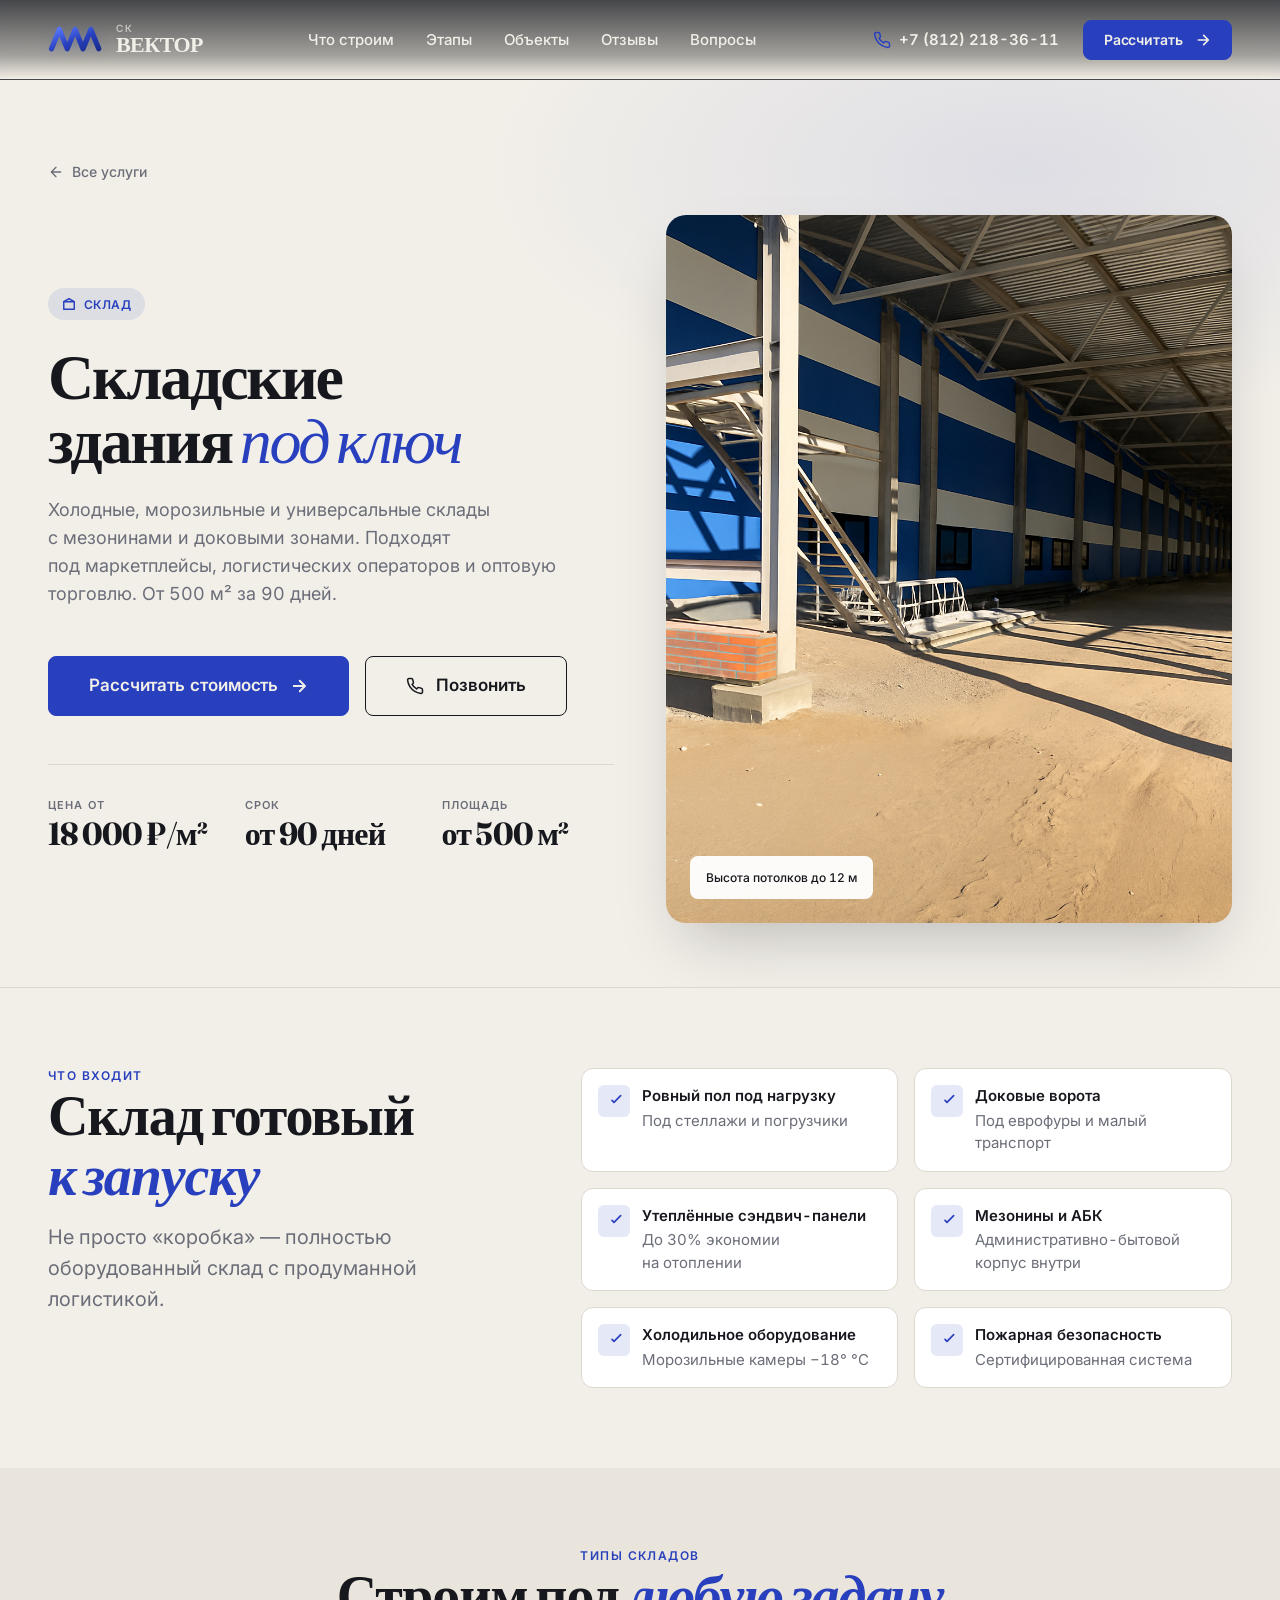
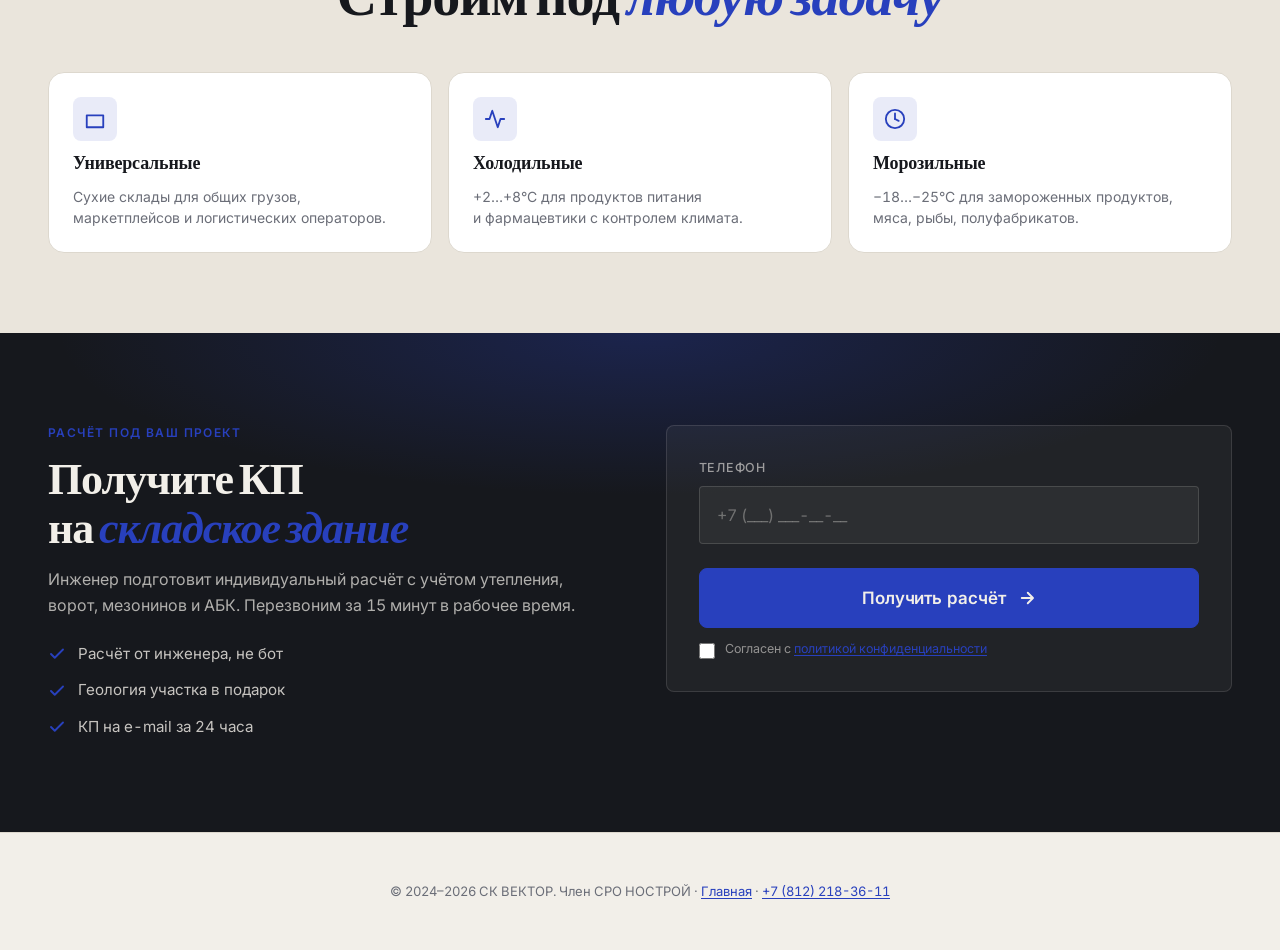
<file: landing-msk/services/warehouse.html>
<!DOCTYPE html>
<html lang="ru">
<head>
  <meta charset="UTF-8" />
  <meta name="viewport" content="width=device-width, initial-scale=1.0" />
  <title>Складские здания под ключ — холодные, морозильные, универсальные | СК ВЕКТОР</title>
  <meta name="description" content="Холодные, морозильные и универсальные склады с мезонинами и доками от 18 000 ₽/м². Под ключ за 90 дней. СПб и Москва." />
  <meta name="theme-color" content="#F2EFE9" />

  <link rel="preconnect" href="https://fonts.googleapis.com" />
  <link rel="preconnect" href="https://fonts.gstatic.com" crossorigin />
  <link href="https://fonts.googleapis.com/css2?family=Fraunces:opsz,wght,SOFT@9..144,400..900,0..100&family=Inter:wght@400;500;600;700&display=swap" rel="stylesheet" />

  <link rel="stylesheet" href="../styles/main.css" />
</head>
<body>

  <header class="header">
    <div class="container header__inner">
      <a href="../index.html" class="logo" aria-label="СК ВЕКТОР — на главную">
        <span class="logo__mark" aria-hidden="true">
          <svg viewBox="0 0 64 40" xmlns="http://www.w3.org/2000/svg" fill="none">
            <defs><linearGradient id="logoGrad" x1="0%" y1="0%" x2="100%" y2="100%"><stop offset="0%" stop-color="#5B7BFF"/><stop offset="55%" stop-color="#2840BD"/><stop offset="100%" stop-color="#1A2D8F"/></linearGradient></defs>
            <path d="M4 30 L13 8 L22 30 L31 8 L40 30 L49 8 L58 30" stroke="url(#logoGrad)" stroke-width="6" stroke-linecap="round" stroke-linejoin="round"/>
          </svg>
        </span>
        <span class="logo__text"><span class="logo__sub">СК</span>ВЕКТОР</span>
      </a>

      <nav class="nav" aria-label="Главное меню">
        <a href="../index.html#services" class="nav__link">Что строим</a>
        <a href="../index.html#process" class="nav__link">Этапы</a>
        <a href="../index.html#cases" class="nav__link">Объекты</a>
        <a href="../index.html#reviews" class="nav__link">Отзывы</a>
        <a href="../index.html#faq" class="nav__link">Вопросы</a>
      </nav>

      <div class="header__contacts">
        <a href="tel:+78122183611" class="header__phone">
          <svg class="header__phone-icon" viewBox="0 0 24 24" fill="none" stroke="currentColor" stroke-width="2" stroke-linecap="round" stroke-linejoin="round"><path d="M22 16.92v3a2 2 0 0 1-2.18 2 19.79 19.79 0 0 1-8.63-3.07 19.5 19.5 0 0 1-6-6 19.79 19.79 0 0 1-3.07-8.67A2 2 0 0 1 4.11 2h3a2 2 0 0 1 2 1.72 12.84 12.84 0 0 0 .7 2.81 2 2 0 0 1-.45 2.11L8.09 9.91a16 16 0 0 0 6 6l1.27-1.27a2 2 0 0 1 2.11-.45 12.84 12.84 0 0 0 2.81.7A2 2 0 0 1 22 16.92z"/></svg>
          <span>+7 (812) 218-36-11</span>
        </a>
        <a href="#service-form" class="btn btn--sm header__cta">Рассчитать<svg class="btn__icon" width="16" height="16" viewBox="0 0 24 24" fill="none" stroke="currentColor" stroke-width="2.5" stroke-linecap="round" stroke-linejoin="round"><path d="M5 12h14M13 5l7 7-7 7"/></svg></a>
      </div>
    </div>
  </header>

  <main class="service-page">

    <section class="service-hero">
      <div class="container">
        <a href="../index.html#services" class="service-hero__back"><svg viewBox="0 0 24 24" fill="none" stroke="currentColor" stroke-width="2" stroke-linecap="round" stroke-linejoin="round"><path d="M19 12H5M12 19l-7-7 7-7"/></svg>Все услуги</a>

        <div class="service-hero__inner">
          <div class="service-hero__content">
            <span class="service-hero__tag"><svg viewBox="0 0 24 24" fill="none" stroke="currentColor" stroke-width="2.5" stroke-linecap="round" stroke-linejoin="round"><rect x="3" y="8" width="18" height="13"/><path d="M3 8l9-5 9 5"/></svg>Склад</span>
            <h1 class="service-hero__title">Складские здания <em>под&nbsp;ключ</em></h1>
            <p class="service-hero__lead">Холодные, морозильные и&nbsp;универсальные склады с&nbsp;мезонинами и&nbsp;доковыми зонами. Подходят под&nbsp;маркетплейсы, логистических операторов и&nbsp;оптовую торговлю. От&nbsp;500&nbsp;м² за&nbsp;90&nbsp;дней.</p>

            <div class="service-hero__actions">
              <a href="#service-form" class="btn btn--lg">Рассчитать стоимость<svg class="btn__icon" width="18" height="18" viewBox="0 0 24 24" fill="none" stroke="currentColor" stroke-width="2.5" stroke-linecap="round" stroke-linejoin="round"><path d="M5 12h14M13 5l7 7-7 7"/></svg></a>
              <a href="tel:+78122183611" class="btn btn--secondary btn--lg"><svg width="18" height="18" viewBox="0 0 24 24" fill="none" stroke="currentColor" stroke-width="2" stroke-linecap="round" stroke-linejoin="round"><path d="M22 16.92v3a2 2 0 0 1-2.18 2 19.79 19.79 0 0 1-8.63-3.07 19.5 19.5 0 0 1-6-6 19.79 19.79 0 0 1-3.07-8.67A2 2 0 0 1 4.11 2h3a2 2 0 0 1 2 1.72 12.84 12.84 0 0 0 .7 2.81 2 2 0 0 1-.45 2.11L8.09 9.91a16 16 0 0 0 6 6l1.27-1.27a2 2 0 0 1 2.11-.45 12.84 12.84 0 0 0 2.81.7A2 2 0 0 1 22 16.92z"/></svg>Позвонить</a>
            </div>

            <div class="service-hero__metrics">
              <div class="service-hero__metric"><span class="service-hero__metric-label">Цена от</span><span class="service-hero__metric-value">18&nbsp;000 ₽/м²</span></div>
              <div class="service-hero__metric"><span class="service-hero__metric-label">Срок</span><span class="service-hero__metric-value">от 90 дней</span></div>
              <div class="service-hero__metric"><span class="service-hero__metric-label">Площадь</span><span class="service-hero__metric-value">от 500 м²</span></div>
            </div>
          </div>

          <div class="service-hero__media">
            <img src="../assets/images/service-warehouse.png" alt="Строительство складского здания" />
            <div class="service-hero__media-caption">Высота потолков до&nbsp;12&nbsp;м</div>
          </div>
        </div>
      </div>
    </section>

    <section class="service-included">
      <div class="container">
        <div class="service-included__inner">
          <div class="service-included__head">
            <p class="overline">Что входит</p>
            <h2 class="h2">Склад готовый <em class="italic-accent">к запуску</em></h2>
            <p class="lead">Не&nbsp;просто «коробка» — полностью оборудованный склад с&nbsp;продуманной логистикой.</p>
          </div>

          <ul class="service-included__list">
            <li class="service-included__item"><span class="service-included__icon"><svg viewBox="0 0 24 24" fill="none" stroke="currentColor" stroke-width="2.5" stroke-linecap="round" stroke-linejoin="round"><path d="M9 11l3 3L22 4"/></svg></span><div class="service-included__text"><strong>Ровный пол под&nbsp;нагрузку</strong><span>Под&nbsp;стеллажи и&nbsp;погрузчики</span></div></li>
            <li class="service-included__item"><span class="service-included__icon"><svg viewBox="0 0 24 24" fill="none" stroke="currentColor" stroke-width="2.5" stroke-linecap="round" stroke-linejoin="round"><path d="M9 11l3 3L22 4"/></svg></span><div class="service-included__text"><strong>Доковые ворота</strong><span>Под&nbsp;еврофуры и&nbsp;малый транспорт</span></div></li>
            <li class="service-included__item"><span class="service-included__icon"><svg viewBox="0 0 24 24" fill="none" stroke="currentColor" stroke-width="2.5" stroke-linecap="round" stroke-linejoin="round"><path d="M9 11l3 3L22 4"/></svg></span><div class="service-included__text"><strong>Утеплённые сэндвич-панели</strong><span>До&nbsp;30% экономии на&nbsp;отоплении</span></div></li>
            <li class="service-included__item"><span class="service-included__icon"><svg viewBox="0 0 24 24" fill="none" stroke="currentColor" stroke-width="2.5" stroke-linecap="round" stroke-linejoin="round"><path d="M9 11l3 3L22 4"/></svg></span><div class="service-included__text"><strong>Мезонины и&nbsp;АБК</strong><span>Административно-бытовой корпус внутри</span></div></li>
            <li class="service-included__item"><span class="service-included__icon"><svg viewBox="0 0 24 24" fill="none" stroke="currentColor" stroke-width="2.5" stroke-linecap="round" stroke-linejoin="round"><path d="M9 11l3 3L22 4"/></svg></span><div class="service-included__text"><strong>Холодильное оборудование</strong><span>Морозильные камеры&nbsp;−18°&nbsp;°C</span></div></li>
            <li class="service-included__item"><span class="service-included__icon"><svg viewBox="0 0 24 24" fill="none" stroke="currentColor" stroke-width="2.5" stroke-linecap="round" stroke-linejoin="round"><path d="M9 11l3 3L22 4"/></svg></span><div class="service-included__text"><strong>Пожарная безопасность</strong><span>Сертифицированная система</span></div></li>
          </ul>
        </div>
      </div>
    </section>

    <section class="service-audience">
      <div class="container">
        <div class="section__head section__head--center">
          <p class="overline">Типы складов</p>
          <h2 class="h2">Строим под <em class="italic-accent">любую задачу</em></h2>
        </div>

        <div class="service-audience__grid">
          <article class="service-audience__card">
            <span class="service-audience__card-icon"><svg viewBox="0 0 24 24" fill="none" stroke="currentColor" stroke-width="2" stroke-linecap="round" stroke-linejoin="round"><rect x="3" y="8" width="18" height="13"/></svg></span>
            <h3 class="service-audience__card-title">Универсальные</h3>
            <p class="service-audience__card-desc">Сухие склады для общих грузов, маркетплейсов и&nbsp;логистических операторов.</p>
          </article>
          <article class="service-audience__card">
            <span class="service-audience__card-icon"><svg viewBox="0 0 24 24" fill="none" stroke="currentColor" stroke-width="2" stroke-linecap="round" stroke-linejoin="round"><polyline points="22 12 18 12 15 21 9 3 6 12 2 12"/></svg></span>
            <h3 class="service-audience__card-title">Холодильные</h3>
            <p class="service-audience__card-desc">+2…+8°C для продуктов питания и&nbsp;фармацевтики с&nbsp;контролем климата.</p>
          </article>
          <article class="service-audience__card">
            <span class="service-audience__card-icon"><svg viewBox="0 0 24 24" fill="none" stroke="currentColor" stroke-width="2" stroke-linecap="round" stroke-linejoin="round"><circle cx="12" cy="12" r="10"/><line x1="12" y1="6" x2="12" y2="12"/><line x1="12" y1="12" x2="16" y2="14"/></svg></span>
            <h3 class="service-audience__card-title">Морозильные</h3>
            <p class="service-audience__card-desc">−18…−25°C для замороженных продуктов, мяса, рыбы, полуфабрикатов.</p>
          </article>
        </div>
      </div>
    </section>

    <section class="service-form-section" id="service-form">
      <div class="container">
        <div class="service-form__inner">
          <div class="service-form__intro">
            <p class="overline">Расчёт под ваш проект</p>
            <h2 class="service-form__title">Получите КП на&nbsp;<em>складское здание</em></h2>
            <p class="service-form__lead">Инженер подготовит индивидуальный расчёт с&nbsp;учётом утепления, ворот, мезонинов и&nbsp;АБК. Перезвоним за&nbsp;15&nbsp;минут в&nbsp;рабочее время.</p>
            <ul class="service-form__benefits">
              <li><svg viewBox="0 0 24 24" fill="none" stroke="currentColor" stroke-width="2.5" stroke-linecap="round" stroke-linejoin="round"><polyline points="20 6 9 17 4 12"/></svg>Расчёт от инженера, не бот</li>
              <li><svg viewBox="0 0 24 24" fill="none" stroke="currentColor" stroke-width="2.5" stroke-linecap="round" stroke-linejoin="round"><polyline points="20 6 9 17 4 12"/></svg>Геология участка в подарок</li>
              <li><svg viewBox="0 0 24 24" fill="none" stroke="currentColor" stroke-width="2.5" stroke-linecap="round" stroke-linejoin="round"><polyline points="20 6 9 17 4 12"/></svg>КП на e-mail за 24 часа</li>
            </ul>
          </div>
          <form class="service-form__form" id="serviceForm" data-service="warehouse">
            <input type="hidden" name="service" value="Складское здание" />
            <div class="service-form__field">
              <label>Телефон</label>
              <input type="tel" name="phone" placeholder="+7 (___) ___-__-__" required />
            </div>
            <button type="submit" class="btn btn--lg service-form__submit">Получить расчёт<svg class="btn__icon" width="18" height="18" viewBox="0 0 24 24" fill="none" stroke="currentColor" stroke-width="2.5" stroke-linecap="round" stroke-linejoin="round"><path d="M5 12h14M13 5l7 7-7 7"/></svg></button>
            <label class="consent">
              <input type="checkbox" required />
              <span>Согласен с&nbsp;<a href="../privacy.html" target="_blank">политикой конфиденциальности</a></span>
            </label>
          </form>
          <div class="service-form__success" id="serviceFormSuccess">
            <svg viewBox="0 0 24 24" fill="none" stroke="currentColor" stroke-width="2" stroke-linecap="round" stroke-linejoin="round"><polyline points="20 6 9 17 4 12"/></svg>
            <h3>Заявка отправлена</h3>
            <p>Инженер свяжется в&nbsp;течение 15&nbsp;минут</p>
          </div>
        </div>
      </div>
    </section>

  </main>

  <footer class="service-footer">
    <div class="container"><p>© 2024–2026 СК&nbsp;ВЕКТОР. Член&nbsp;СРО НОСТРОЙ · <a href="../index.html">Главная</a> · <a href="tel:+78122183611">+7 (812) 218-36-11</a></p></div>
  </footer>

  <script src="../scripts/main.js" defer></script>
</body>
</html>
</file>
<file: landing-msk/styles/main.css>
/* ============================================================
   Main stylesheet — точка сборки.
   ============================================================ */

/* ── Base ── */
@import url('./base/variables.css');
@import url('./base/reset.css');
@import url('./base/typography.css');
@import url('./base/layout.css');

/* ── Components ── */
@import url('./components/buttons.css');
@import url('./components/header.css');
@import url('./components/chat-widget.css');

/* ── Sections ── */
@import url('./sections/hero.css');
@import url('./sections/services.css');
@import url('./sections/calculator.css');
@import url('./sections/process.css');
@import url('./sections/cases.css');
@import url('./sections/construction.css');
@import url('./sections/reviews.css');
@import url('./sections/faq.css');
@import url('./sections/cta.css');
@import url('./sections/footer.css');

/* ── Pages ── */
@import url('./pages/service-page.css');
</file>
<file: landing-spb/styles/main.css>
/* ============================================================
   Main stylesheet — точка сборки.
   ============================================================ */

/* ── Base ── */
@import url('./base/variables.css');
@import url('./base/reset.css');
@import url('./base/typography.css');
@import url('./base/layout.css');

/* ── Components ── */
@import url('./components/buttons.css');
@import url('./components/header.css');
@import url('./components/chat-widget.css');

/* ── Sections ── */
@import url('./sections/hero.css');
@import url('./sections/services.css');
@import url('./sections/calculator.css');
@import url('./sections/process.css');
@import url('./sections/cases.css');
@import url('./sections/construction.css');
@import url('./sections/reviews.css');
@import url('./sections/faq.css');
@import url('./sections/cta.css');
@import url('./sections/footer.css');

/* ── Pages ── */
@import url('./pages/service-page.css');
</file>
<file: landing2vekto/styles/main.css>
/* ============================================================
   Main stylesheet — точка сборки.
   ============================================================ */

/* ── Base ── */
@import url('./base/variables.css');
@import url('./base/reset.css');
@import url('./base/typography.css');
@import url('./base/layout.css');

/* ── Components ── */
@import url('./components/buttons.css');
@import url('./components/header.css');
@import url('./components/chat-widget.css');

/* ── Sections ── */
@import url('./sections/hero.css');
@import url('./sections/services.css');
@import url('./sections/calculator.css');
@import url('./sections/process.css');
@import url('./sections/cases.css');
@import url('./sections/construction.css');
@import url('./sections/reviews.css');
@import url('./sections/faq.css');
@import url('./sections/cta.css');
@import url('./sections/footer.css');

/* ── Pages ── */
@import url('./pages/service-page.css');
</file>
